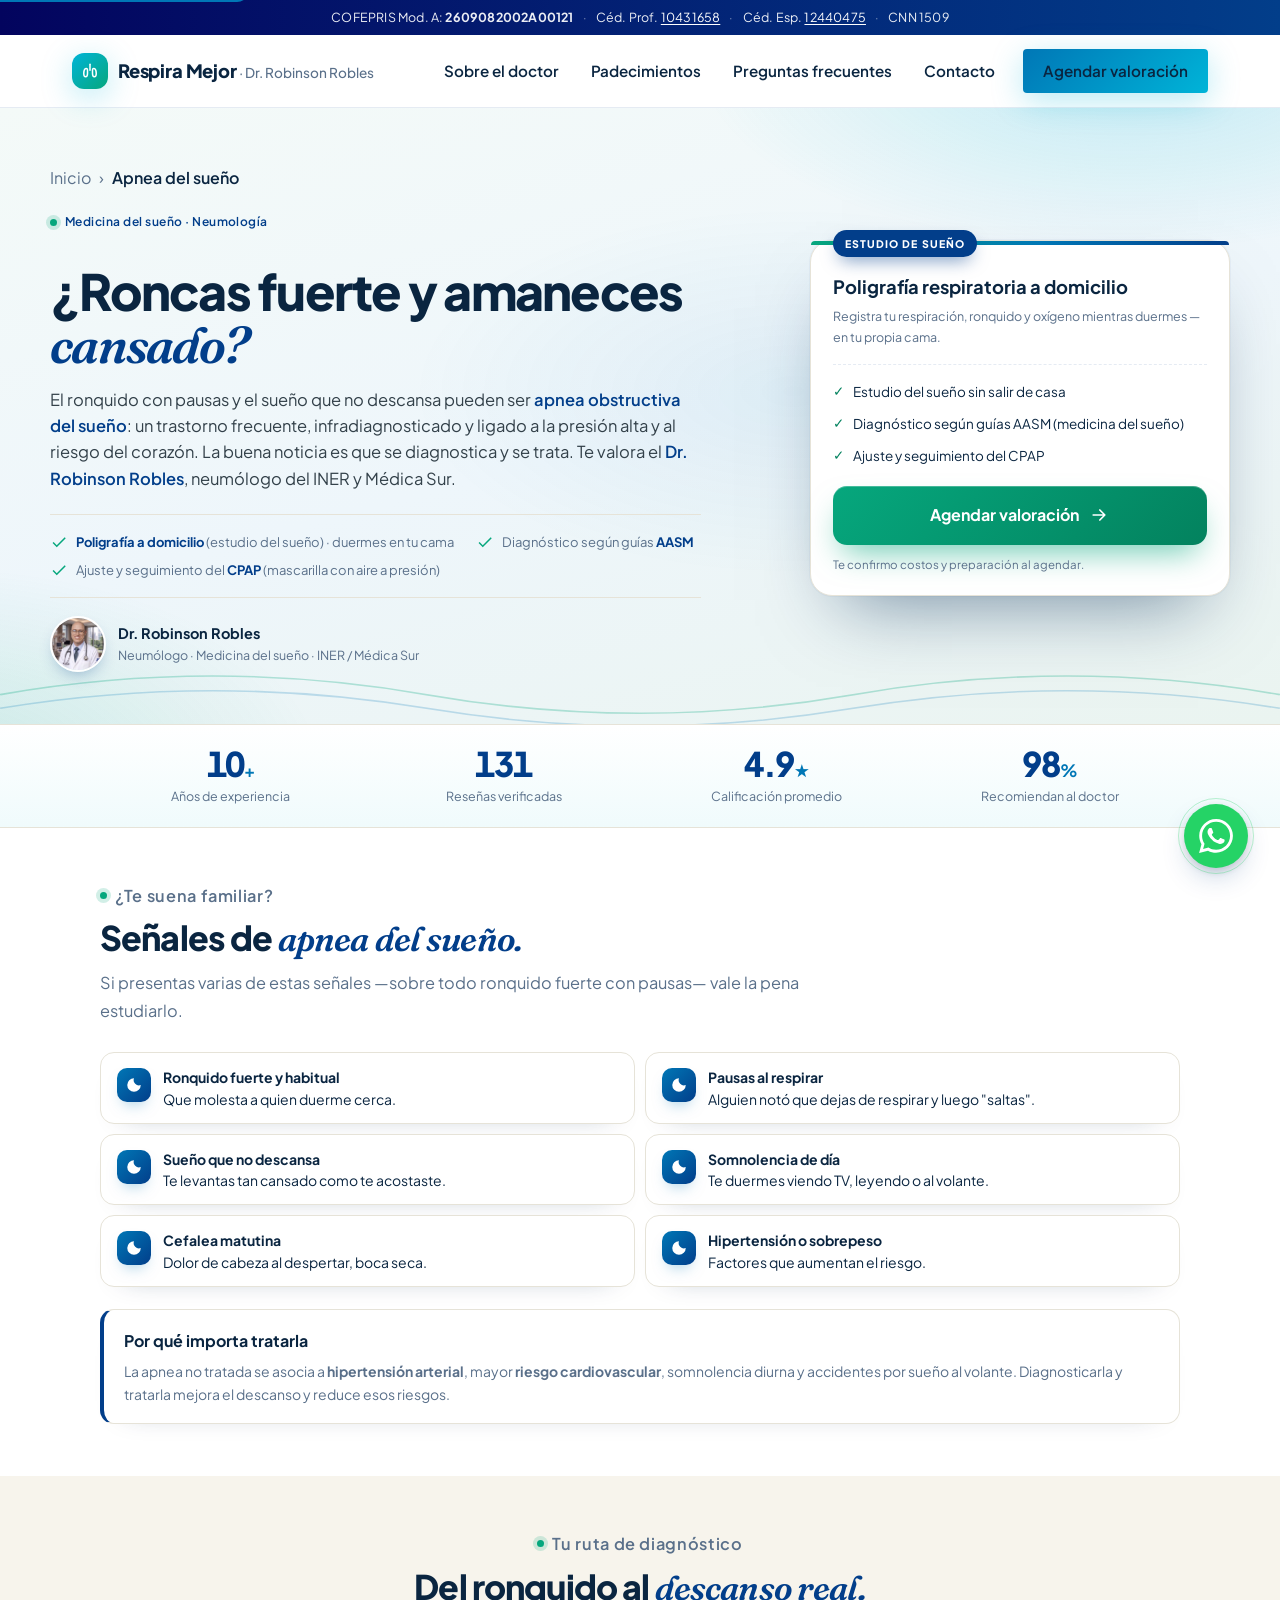
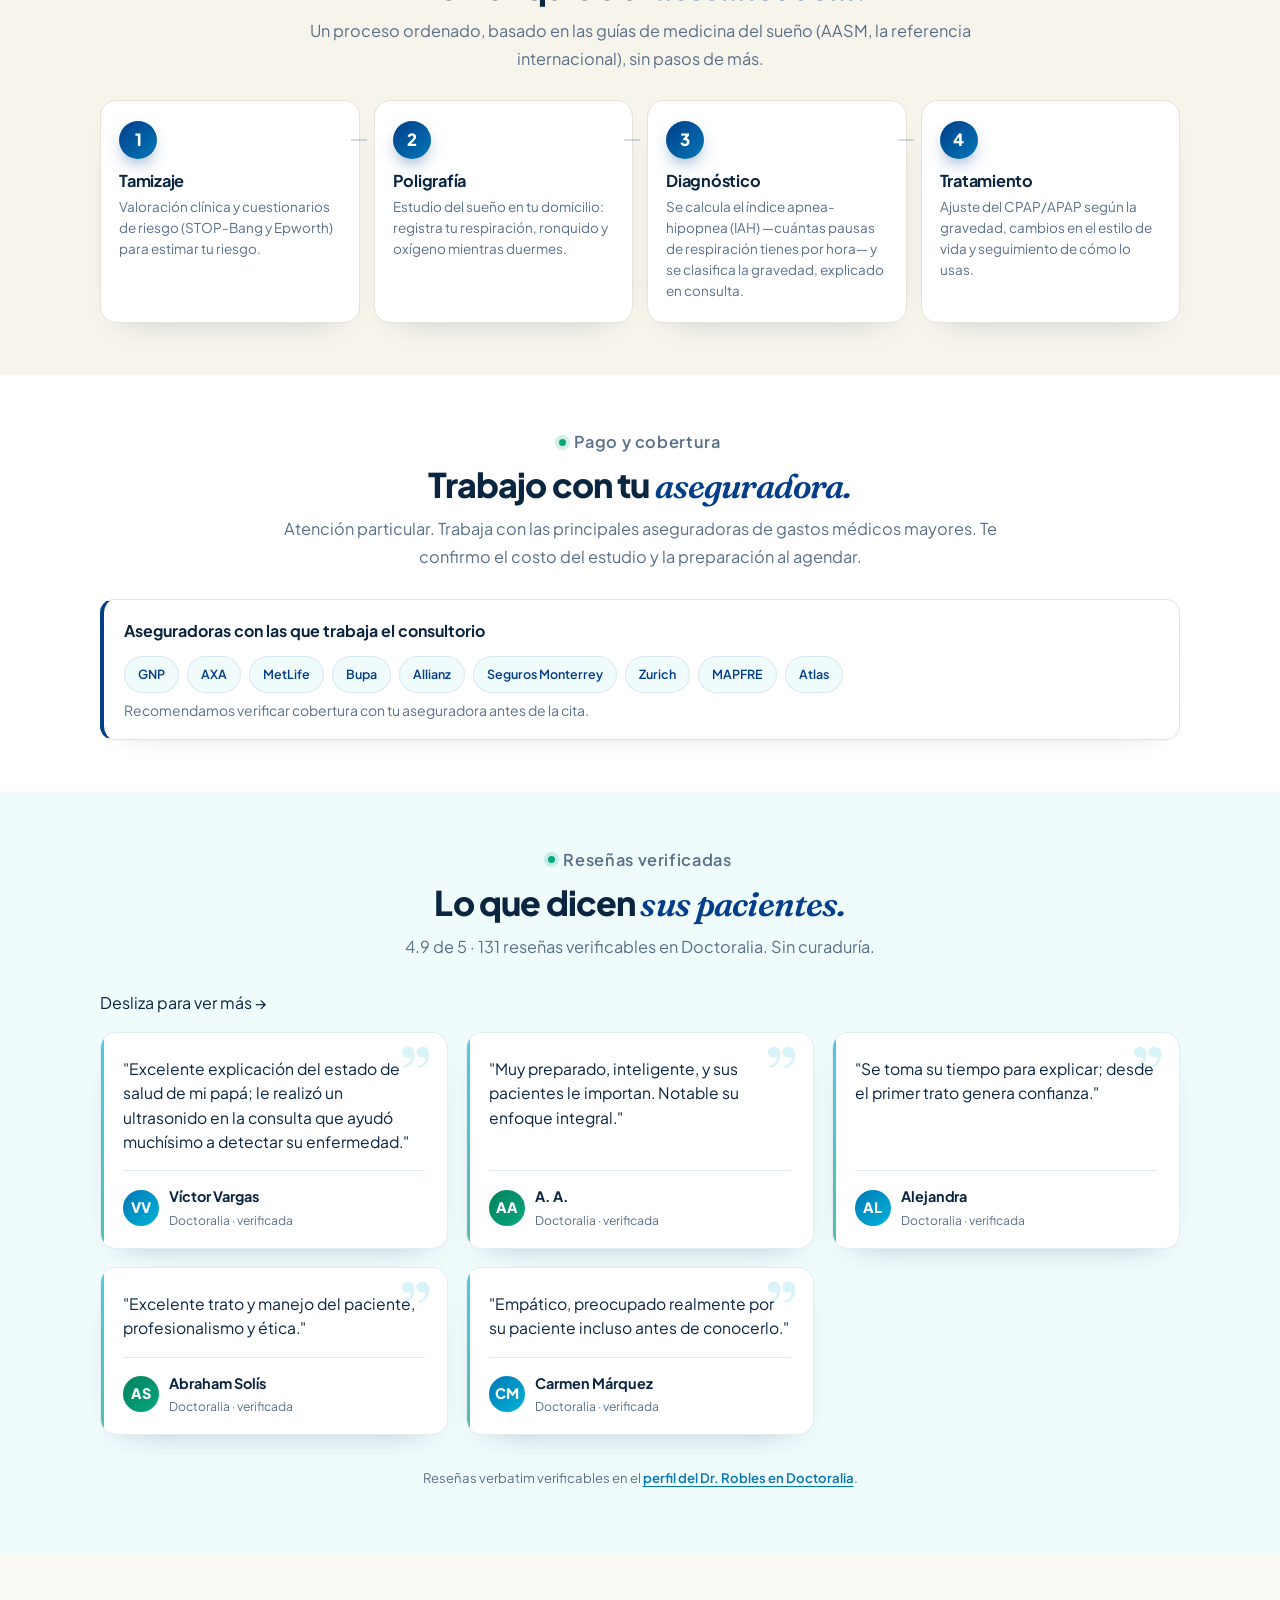
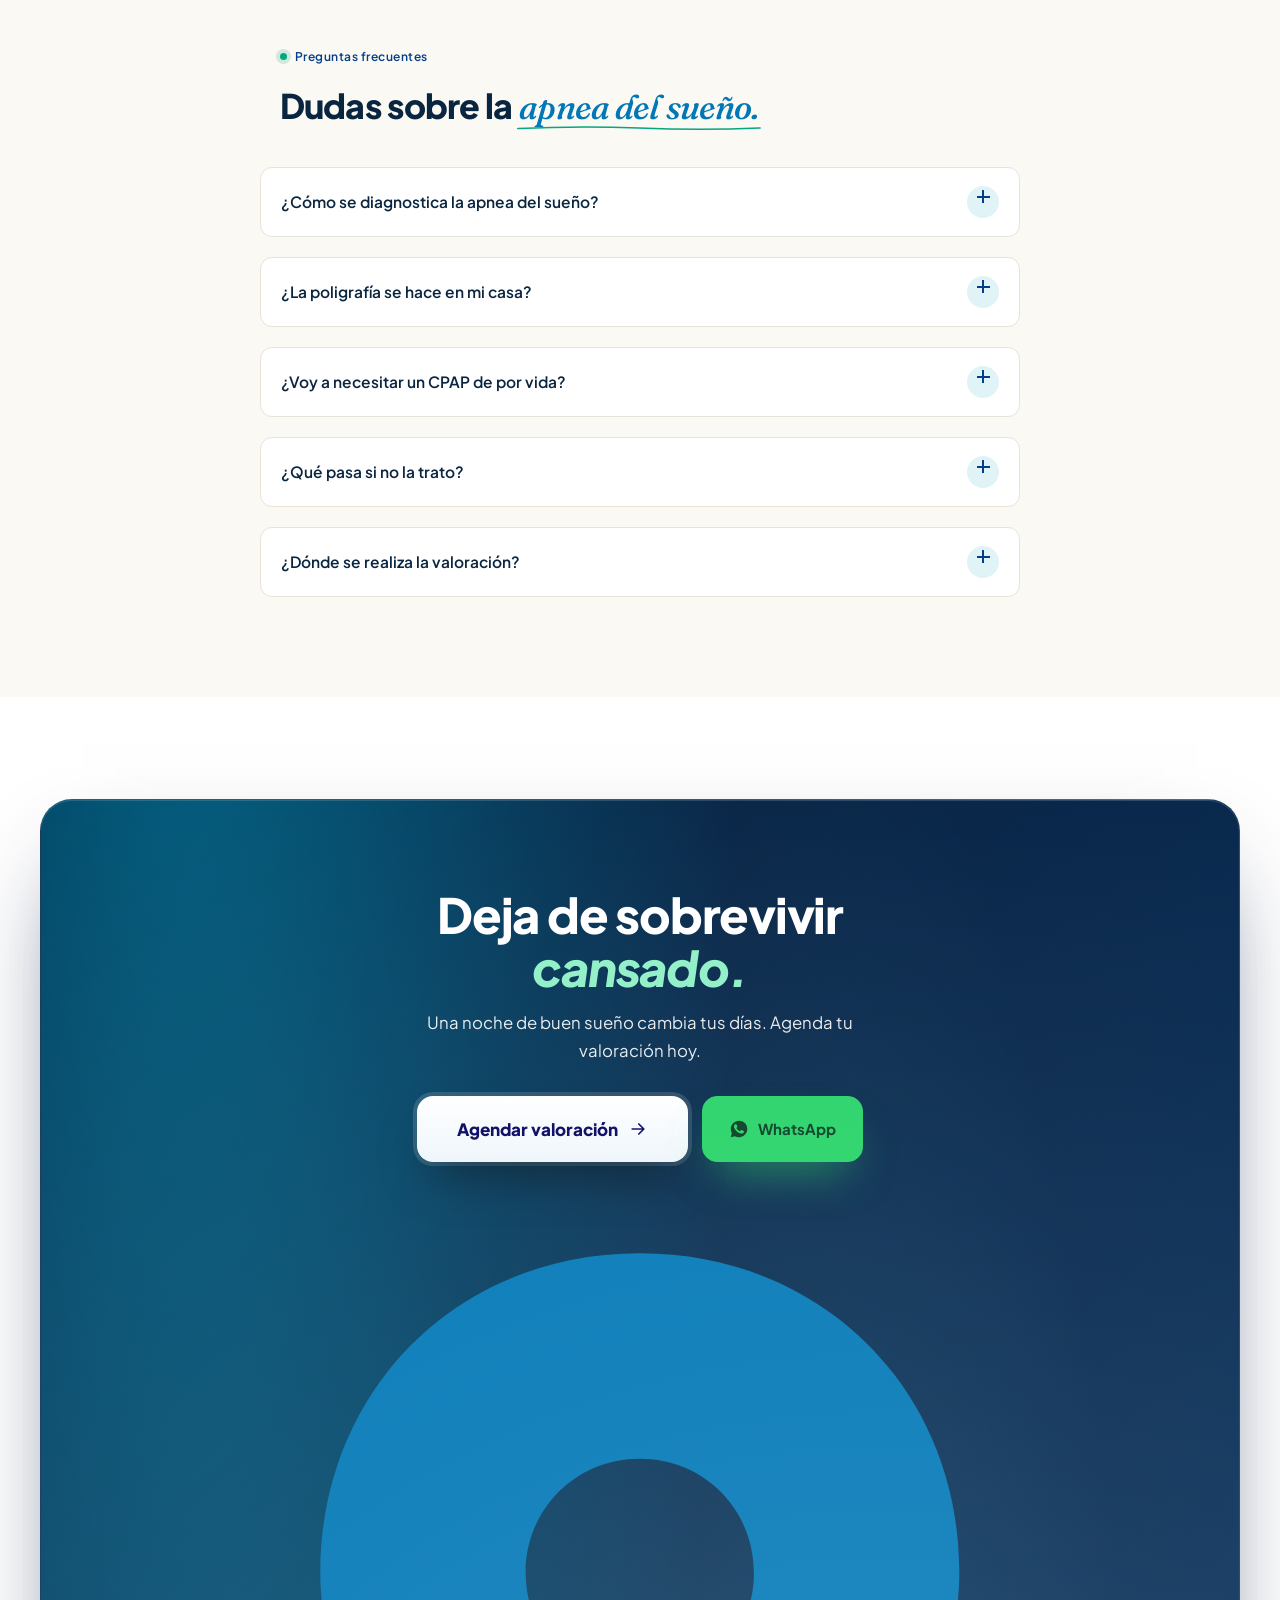
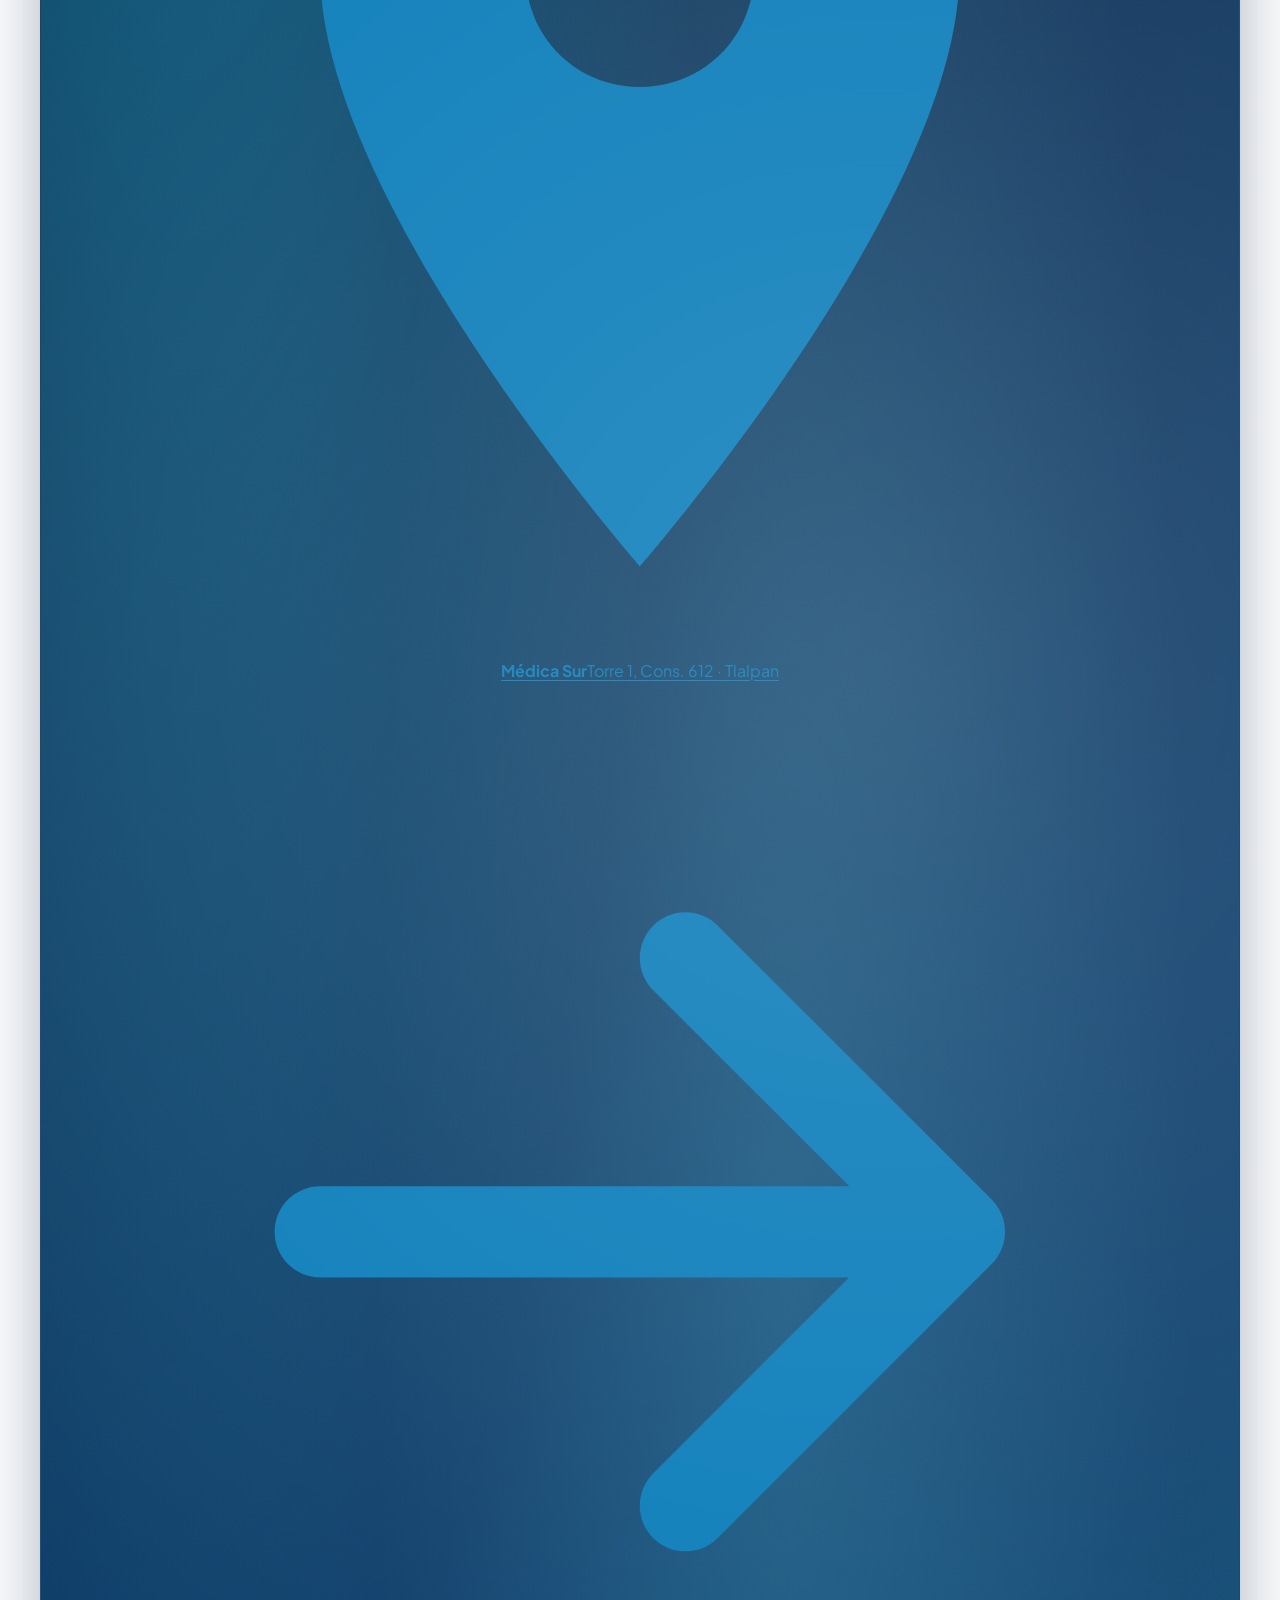
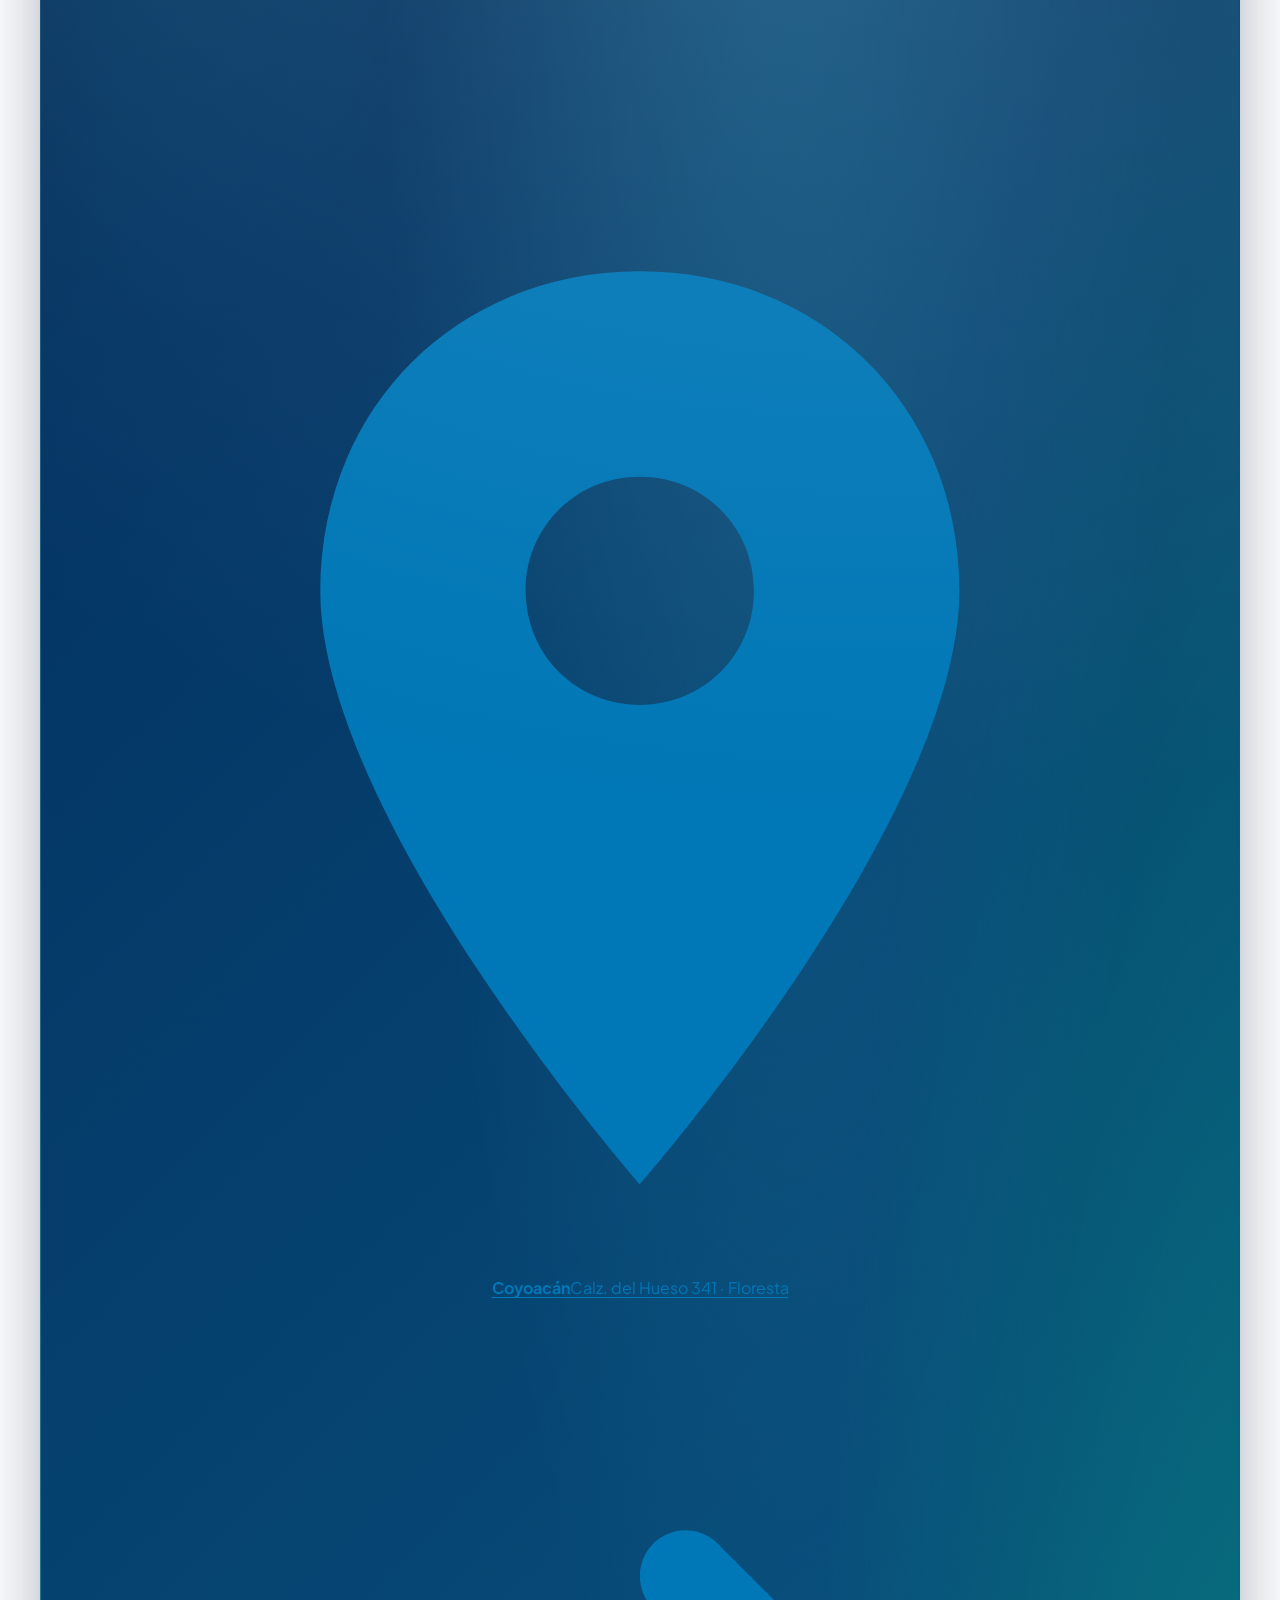
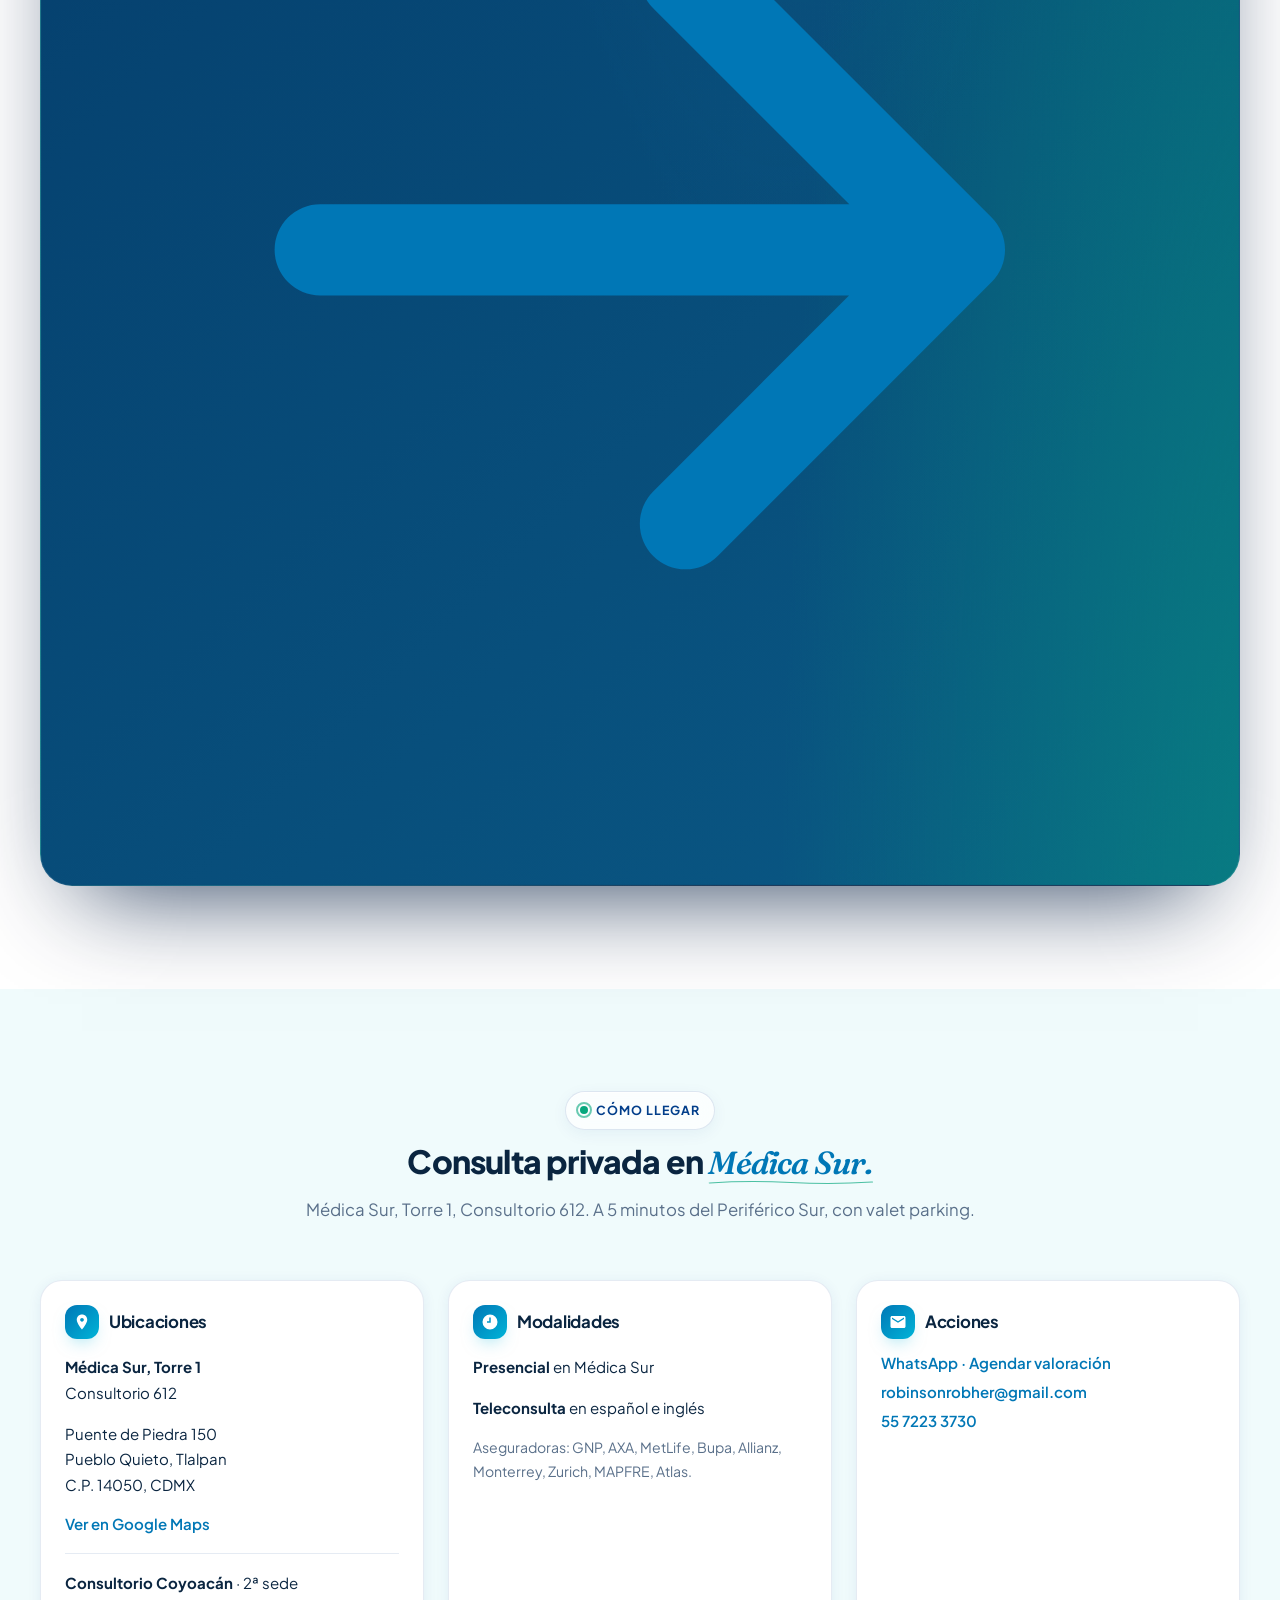
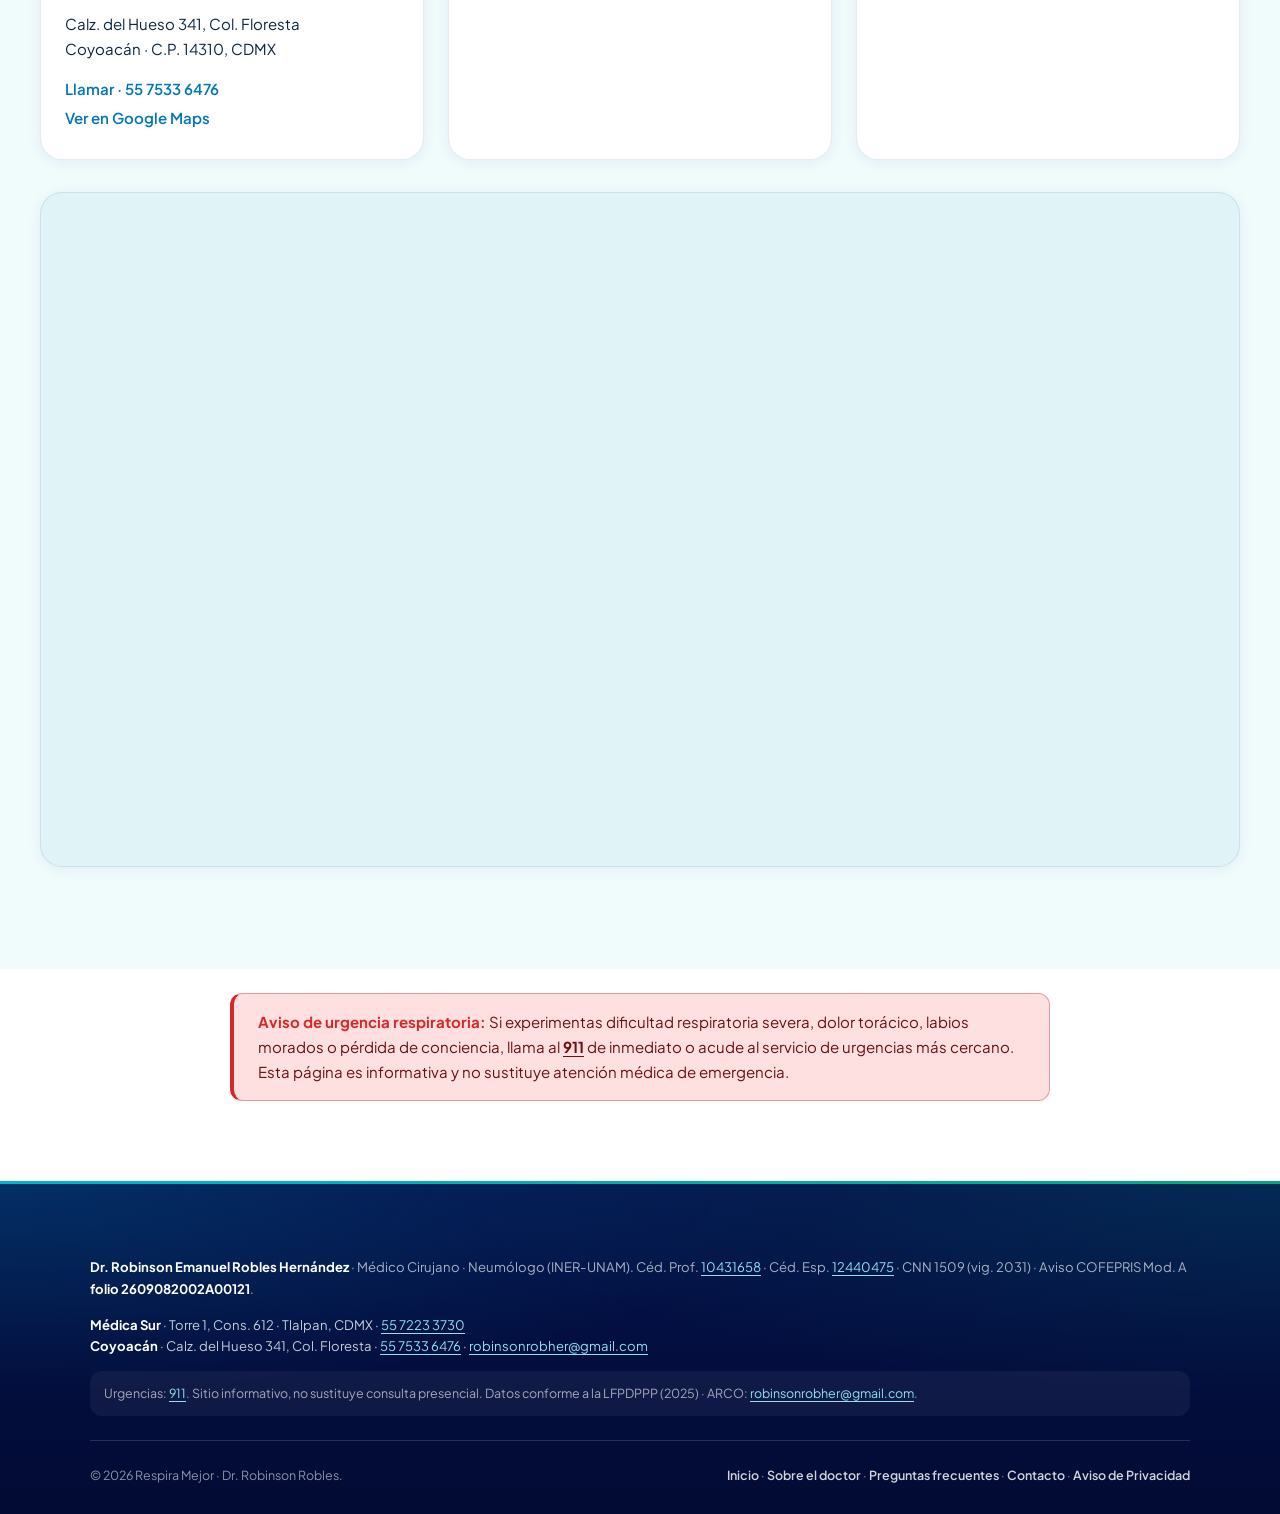
<file: apnea-del-sueno/index.html>
<!DOCTYPE html>
<html lang="es-MX">
<head>
  <meta charset="UTF-8">
  <!-- Google Tag Manager -->
  <script>(function(w,d,s,l,i){w[l]=w[l]||[];w[l].push({'gtm.start':
  new Date().getTime(),event:'gtm.js'});var f=d.getElementsByTagName(s)[0],
  j=d.createElement(s),dl=l!='dataLayer'?'&l='+l:'';j.async=true;j.src=
  'https://www.googletagmanager.com/gtm.js?id='+i+dl;f.parentNode.insertBefore(j,f);
  })(window,document,'script','dataLayer','GTM-M7STX283');</script>
  <!-- End Google Tag Manager -->
  <meta name="viewport" content="width=device-width, initial-scale=1.0, viewport-fit=cover">

  <title>Apnea del Sueño en CDMX | Diagnóstico y CPAP — Dr. Robinson Robles</title>
  <meta name="description" content="¿Roncas y amaneces cansado? Diagnóstico de apnea del sueño en CDMX con poligrafía respiratoria a domicilio y titulación de CPAP. Valoración con el Dr. Robinson Robles, neumólogo del INER y Médica Sur.">
  <meta name="author" content="Dr. Robinson Emanuel Robles Hernández">
  <meta name="robots" content="noindex, follow, max-image-preview:large">
  <meta name="theme-color" content="#023e8a" media="(prefers-color-scheme: light)">
  <meta name="theme-color" content="#03045e" media="(prefers-color-scheme: dark)">
  <meta name="format-detection" content="telephone=yes">

  <meta name="geo.region" content="MX-CMX">
  <meta name="geo.placename" content="Ciudad de México">
  <meta name="geo.position" content="19.292000;-99.173500">
  <meta name="ICBM" content="19.292000, -99.173500">

  <link rel="canonical" href="https://respiramejorcdmx.mx/apnea-del-sueno/">
  <link rel="alternate" hreflang="es-MX" href="https://respiramejorcdmx.mx/apnea-del-sueno/">
  <link rel="alternate" hreflang="x-default" href="https://respiramejorcdmx.mx/apnea-del-sueno/">

  <meta property="og:type" content="website">
  <meta property="og:site_name" content="Respira Mejor">
  <meta property="og:title" content="Apnea del Sueño en CDMX | Diagnóstico y CPAP — Dr. Robinson Robles">
  <meta property="og:description" content="Diagnóstico de apnea del sueño con poligrafía respiratoria a domicilio y titulación de CPAP. Valoración con un neumólogo del INER y Médica Sur.">
  <meta property="og:url" content="https://respiramejorcdmx.mx/apnea-del-sueno/">
  <meta property="og:locale" content="es_MX">
  <meta property="og:image" content="https://respiramejorcdmx.mx/images/og-apnea.jpg">
  <meta property="og:image:type" content="image/jpeg">
  <meta property="og:image:width" content="1200">
  <meta property="og:image:height" content="630">
  <meta property="og:image:alt" content="Diagnóstico de apnea del sueño con el Dr. Robinson Robles, CDMX.">

  <meta name="twitter:card" content="summary_large_image">
  <meta name="twitter:title" content="Apnea del Sueño en CDMX | Diagnóstico y CPAP — Dr. Robinson Robles">
  <meta name="twitter:description" content="Diagnóstico de apnea del sueño con poligrafía respiratoria a domicilio y titulación de CPAP.">
  <meta name="twitter:image" content="https://respiramejorcdmx.mx/images/og-apnea.jpg">

  <link rel="icon" type="image/svg+xml" href="../images/favicon.svg">
  <link rel="apple-touch-icon" href="../images/favicon.svg">
  <link rel="manifest" href="../manifest.webmanifest">

  <link rel="preconnect" href="https://fonts.googleapis.com">
  <link rel="preconnect" href="https://fonts.gstatic.com" crossorigin>

  <script type="application/ld+json">
  {
    "@context": "https://schema.org",
    "@graph": [
      {
        "@type": "MedicalWebPage",
        "@id": "https://respiramejorcdmx.mx/apnea-del-sueno/#webpage",
        "url": "https://respiramejorcdmx.mx/apnea-del-sueno/",
        "name": "Apnea del Sueño en CDMX | Diagnóstico y CPAP — Dr. Robinson Robles",
        "inLanguage": "es-MX",
        "isPartOf": { "@id": "https://respiramejorcdmx.mx/#website" },
        "datePublished": "2026-05-28",
        "dateModified": "2026-05-28",
        "lastReviewed": "2026-05-28",
        "reviewedBy": { "@id": "https://respiramejorcdmx.mx/#physician" },
        "specialty": "https://schema.org/Pulmonary",
        "audience": { "@type": "MedicalAudience", "audienceType": "Patient" },
        "about": { "@type": "MedicalCondition", "name": "Apnea obstructiva del sueño", "alternateName": "SAOS" },
        "mainContentOfPage": { "@type": "WebPageElement", "cssSelector": "main" }
      },
      {
        "@type": "BreadcrumbList",
        "@id": "https://respiramejorcdmx.mx/apnea-del-sueno/#breadcrumb",
        "itemListElement": [
          { "@type": "ListItem", "position": 1, "name": "Inicio", "item": "https://respiramejorcdmx.mx/" },
          { "@type": "ListItem", "position": 2, "name": "Apnea del sueño", "item": "https://respiramejorcdmx.mx/apnea-del-sueno/" }
        ]
      },
      {
        "@type": ["Physician", "Person"],
        "@id": "https://respiramejorcdmx.mx/#physician",
        "name": "Dr. Robinson Emanuel Robles Hernández",
        "alternateName": "Dr. Robinson Robles",
        "honorificPrefix": "Dr.",
        "jobTitle": "Médico Neumólogo · Investigador clínico",
        "image": "https://respiramejorcdmx.mx/images/doctor-portrait.svg",
        "url": "https://respiramejorcdmx.mx/sobre-el-doctor/",
        "telephone": "+525572233730",
        "email": "robinsonrobher@gmail.com",
        "medicalSpecialty": "https://schema.org/Pulmonary",
        "knowsLanguage": ["es-MX", "en"],
        "worksFor": { "@id": "https://respiramejorcdmx.mx/#organization" },
        "hasCredential": [
          { "@type": "EducationalOccupationalCredential", "name": "Cédula Profesional de Médico Cirujano", "credentialCategory": "license", "identifier": "10431658" },
          { "@type": "EducationalOccupationalCredential", "name": "Cédula de Especialidad en Neumología", "credentialCategory": "license", "identifier": "12440475" }
        ],
        "sameAs": [
          "https://www.doctoralia.com.mx/robinson-robles/neumologo/ciudad-de-mexico",
          "https://scholar.google.com/citations?user=r5pw7WwAAAAJ&hl=es",
          "https://orcid.org/0000-0003-3708-7368"
        ]
      },
      {
        "@type": ["MedicalClinic", "MedicalOrganization"],
        "@id": "https://respiramejorcdmx.mx/#organization",
        "name": "Respira Mejor — Consultorio del Dr. Robinson Robles",
        "url": "https://respiramejorcdmx.mx/",
        "telephone": "+525572233730",
        "email": "robinsonrobher@gmail.com",
        "priceRange": "$$",
        "currenciesAccepted": "MXN",
        "medicalSpecialty": "https://schema.org/Pulmonary",
        "address": { "@type": "PostalAddress", "streetAddress": "Puente de Piedra 150, Torre 1, Consultorio 612", "addressLocality": "Tlalpan", "addressRegion": "CDMX", "postalCode": "14050", "addressCountry": "MX" },
        "geo": { "@type": "GeoCoordinates", "latitude": 19.292000, "longitude": -99.173500 },
        "containedInPlace": { "@type": "Hospital", "name": "Hospital Médica Sur", "url": "https://www.medicasur.com.mx/" },
        "aggregateRating": { "@type": "AggregateRating", "bestRating": "5", "worstRating": "1", "ratingValue": "4.9", "ratingCount": 131, "reviewCount": 131 }
      },
      {
        "@type": "FAQPage",
        "@id": "https://respiramejorcdmx.mx/apnea-del-sueno/#faq",
        "mainEntity": [
          { "@type": "Question", "name": "¿Cómo se diagnostica la apnea del sueño?", "acceptedAnswer": { "@type": "Answer", "text": "Se inicia con una valoración clínica y cuestionarios de tamizaje (STOP-Bang, Epworth). El diagnóstico se confirma con una poligrafía respiratoria, que en muchos casos puede realizarse en tu domicilio, o con polisomnografía cuando el caso lo amerita. El resultado se expresa en el índice de apnea-hipopnea (IAH)." } },
          { "@type": "Question", "name": "¿La poligrafía se hace en casa?", "acceptedAnswer": { "@type": "Answer", "text": "En la mayoría de los casos sí: es un estudio domiciliario que registra tu respiración, ronquido y oxigenación mientras duermes en tu propia cama. La polisomnografía en laboratorio se reserva para casos seleccionados." } },
          { "@type": "Question", "name": "¿Qué es el CPAP y necesito uno de por vida?", "acceptedAnswer": { "@type": "Answer", "text": "El CPAP es un dispositivo que mantiene la vía aérea abierta con presión de aire durante el sueño; es el tratamiento de referencia para la apnea moderada a grave. La necesidad y duración dependen de la severidad y de medidas como el control de peso. El plan se individualiza y se ajusta en seguimiento." } },
          { "@type": "Question", "name": "¿Qué riesgos tiene no tratar la apnea?", "acceptedAnswer": { "@type": "Answer", "text": "La apnea del sueño no tratada se asocia a hipertensión arterial, mayor riesgo cardiovascular, somnolencia diurna, accidentes por sueño al volante y deterioro de la calidad de vida. El tratamiento busca reducir esos riesgos." } },
          { "@type": "Question", "name": "¿Dónde se realiza la valoración?", "acceptedAnswer": { "@type": "Answer", "text": "En dos consultorios al sur de la CDMX: Médica Sur (Torre 1, Consultorio 612, Puente de Piedra 150, Tlalpan, C.P. 14050) y Coyoacán (Calz. del Hueso 341, Col. Floresta, C.P. 14310). La poligrafía es un estudio a domicilio; la valoración y el seguimiento son presenciales o por teleconsulta." } }
        ]
      }
    ]
  }
  </script>

  <link rel="stylesheet" href="https://fonts.googleapis.com/css2?family=Fraunces:ital,opsz,wght@1,9..144,500&family=Plus+Jakarta+Sans:wght@400;500;600;700;800&display=swap" media="print" onload="this.media='all'">
  <noscript><link rel="stylesheet" href="https://fonts.googleapis.com/css2?family=Fraunces:ital,opsz,wght@1,9..144,500&family=Plus+Jakarta+Sans:wght@400;500;600;700;800&display=swap"></noscript>

  <link rel="stylesheet" href="../css/tokens.css">
  <link rel="stylesheet" href="../css/site.css">
  <link rel="stylesheet" href="../css/premium.css">
  <link rel="stylesheet" href="../css/signature.css">
  <link rel="stylesheet" href="../css/promo.css">
</head>
<body class="has-sticky-cta theme-sueno">
<!-- Google Tag Manager (noscript) -->
<noscript><iframe src="https://www.googletagmanager.com/ns.html?id=GTM-M7STX283"
height="0" width="0" style="display:none;visibility:hidden"></iframe></noscript>
<!-- End Google Tag Manager (noscript) -->
  <script>document.body.classList.add('js-enabled');</script>

  <a class="skip-link" href="#main">Saltar al contenido principal</a>

  <div class="top-bar-legal" role="region" aria-label="Cumplimiento sanitario">
    <span>COFEPRIS Mod. A: <strong>2609082002A00121</strong></span>
    <span class="sep" aria-hidden="true">·</span>
    <span>Céd. Prof. <a href="https://www.cedulaprofesional.sep.gob.mx/" rel="external noopener">10431658</a></span>
    <span class="sep" aria-hidden="true">·</span>
    <span>Céd. Esp. <a href="https://www.cedulaprofesional.sep.gob.mx/" rel="external noopener">12440475</a></span>
    <span class="sep" aria-hidden="true">·</span>
    <span>CNN 1509</span>
  </div>

  <nav class="navbar" id="mainNav" aria-label="Navegación principal">
    <div class="navbar__container">
      <a href="../index.html" class="navbar__brand" aria-label="Respira Mejor — Inicio">
        <span class="navbar__brand-mark" aria-hidden="true">
          <svg viewBox="0 0 24 24" width="20" height="20" fill="none" stroke="currentColor" stroke-width="1.8" stroke-linecap="round" stroke-linejoin="round"><path d="M12 4v7"/><path d="M9 11c0-1.6-1.3-2.5-2.5-1.8C5 10 4.5 12.5 4.5 15c0 2 .4 4 2.3 4S9 17 9 15Z"/><path d="M15 11c0-1.6 1.3-2.5 2.5-1.8C19 10 19.5 12.5 19.5 15c0 2-.4 4-2.3 4S15 17 15 15Z"/></svg>
        </span>
        <span>Respira Mejor <span class="navbar__brand-suffix">· Dr. Robinson Robles</span></span>
      </a>
      <button class="navbar__toggler" type="button" aria-label="Abrir menú de navegación" aria-expanded="false" aria-controls="navMenu">
        <span class="bar" aria-hidden="true"></span>
        <span class="bar" aria-hidden="true"></span>
        <span class="bar" aria-hidden="true"></span>
      </button>
      <ul class="navbar__menu" id="navMenu">
        <li><a href="../sobre-el-doctor/index.html">Sobre el doctor</a></li>
        <li><a href="../index.html#padecimientos">Padecimientos</a></li>
        <li><a href="../preguntas-frecuentes/index.html">Preguntas frecuentes</a></li>
        <li><a href="../contacto/index.html">Contacto</a></li>
        <li>
          <a class="btn btn--primary btn-pro navbar__cta" data-cta="nav-wa" href="https://wa.me/5215572233730?text=Hola%2C%20vi%20la%20p%C3%A1gina%20de%20apnea%20del%20sue%C3%B1o%20y%20quiero%20agendar%20una%20valoraci%C3%B3n.">
            Agendar valoración
          </a>
        </li>
      </ul>
    </div>
  </nav>

  <a class="whatsapp-float" data-cta="float-wa" href="https://wa.me/5215572233730?text=Hola%2C%20vi%20la%20p%C3%A1gina%20de%20apnea%20del%20sue%C3%B1o%20y%20quiero%20agendar%20una%20valoraci%C3%B3n." aria-label="Agendar valoración por WhatsApp">
    <span class="whatsapp-float__label">Agendar por WhatsApp</span>
    <svg viewBox="0 0 24 24" fill="currentColor" aria-hidden="true"><path d="M.057 24l1.687-6.163c-1.041-1.804-1.588-3.849-1.587-5.946.003-6.556 5.338-11.891 11.893-11.891 3.181.001 6.167 1.24 8.413 3.488 2.245 2.248 3.481 5.236 3.48 8.414-.003 6.557-5.338 11.892-11.893 11.892-1.99-.001-3.951-.5-5.688-1.448l-6.305 1.654zm6.597-3.807c1.676.995 3.276 1.591 5.392 1.592 5.448 0 9.886-4.434 9.889-9.885.002-5.462-4.415-9.89-9.881-9.892-5.452 0-9.887 4.434-9.889 9.884-.001 2.225.651 3.891 1.746 5.634l-.999 3.648 3.742-.981zm11.387-5.464c-.074-.124-.272-.198-.57-.347-.297-.149-1.758-.868-2.031-.967-.272-.099-.47-.149-.669.149-.198.297-.768.967-.941 1.165-.173.198-.347.223-.644.074-.297-.149-1.255-.462-2.39-1.475-.883-.788-1.48-1.761-1.653-2.059-.173-.297-.018-.458.13-.606.134-.133.297-.347.446-.521.151-.172.2-.296.3-.495.099-.198.05-.372-.025-.521-.075-.148-.669-1.611-.916-2.206-.242-.579-.487-.501-.669-.51l-.57-.01c-.198 0-.52.074-.792.372s-1.04 1.016-1.04 2.479 1.065 2.876 1.213 3.074c.149.198 2.095 3.2 5.076 4.487.709.306 1.263.489 1.694.626.712.226 1.36.194 1.872.118.571-.085 1.758-.719 2.006-1.413.247-.694.247-1.289.173-1.413z"/></svg>
  </a>

  <main id="main">

    <!-- ===== HERO promo ===== -->
    <section class="promo-hero" aria-labelledby="promo-title">
      <div class="promo-hero__inner">
        <div class="promo-hero__copy">
          <ol class="promo-bc">
            <li><a href="../index.html">Inicio</a></li>
            <li aria-hidden="true">›</li>
            <li aria-current="page">Apnea del sueño</li>
          </ol>

          <p class="atmen-kicker">Medicina del sueño · Neumología</p>

          <h1 id="promo-title" class="promo-h1">
            ¿Roncas fuerte y amaneces <em>cansado?</em>
          </h1>

          <p class="promo-lede">
            El ronquido con pausas y el sueño que no descansa pueden ser
            <b>apnea obstructiva del sueño</b>: un trastorno frecuente, infradiagnosticado y
            ligado a la presión alta y al riesgo del corazón. La buena noticia es que se
            diagnostica y se trata. Te valora el <b>Dr. Robinson Robles</b>, neumólogo del
            INER y Médica Sur.
          </p>

          <ul class="promo-trust">
            <li><svg viewBox="0 0 24 24" fill="currentColor" aria-hidden="true"><path d="M9 16.17 4.83 12l-1.42 1.41L9 19 21 7l-1.41-1.41z"/></svg> <span><b>Poligrafía a domicilio</b> (estudio del sueño) · duermes en tu cama</span></li>
            <li><svg viewBox="0 0 24 24" fill="currentColor" aria-hidden="true"><path d="M9 16.17 4.83 12l-1.42 1.41L9 19 21 7l-1.41-1.41z"/></svg> <span>Diagnóstico según guías <b>AASM</b></span></li>
            <li><svg viewBox="0 0 24 24" fill="currentColor" aria-hidden="true"><path d="M9 16.17 4.83 12l-1.42 1.41L9 19 21 7l-1.41-1.41z"/></svg> <span>Ajuste y seguimiento del <b>CPAP</b> (mascarilla con aire a presión)</span></li>
          </ul>

          <div class="promo-doctor">
            <img class="promo-doctor__photo" src="../images/dr-robles-landing.jpg" alt="Dr. Robinson Robles, neumólogo y medicina del sueño en Médica Sur" width="96" height="96" loading="lazy" decoding="async">
            <p class="promo-doctor__id"><b>Dr. Robinson Robles</b><span>Neumólogo · Medicina del sueño · INER / Médica Sur</span></p>
          </div>
        </div>

        <aside class="offer-card" aria-label="Estudio de sueño a domicilio">
          <span class="offer-card__tag">Estudio de sueño</span>
          <p class="offer-card__title">Poligrafía respiratoria a domicilio</p>
          <p class="offer-card__note">Registra tu respiración, ronquido y oxígeno mientras duermes —en tu propia cama.</p>

          <ul class="offer-card__list offer-card__list--checks">
            <li>Estudio del sueño sin salir de casa</li>
            <li>Diagnóstico según guías AASM (medicina del sueño)</li>
            <li>Ajuste y seguimiento del CPAP</li>
          </ul>

          <button type="button" class="promo-cta-btn" data-agendar-open aria-haspopup="dialog">
            Agendar valoración
            <svg viewBox="0 0 24 24" fill="none" stroke="currentColor" stroke-width="2" stroke-linecap="round" stroke-linejoin="round" aria-hidden="true"><path d="M5 12h14M13 6l6 6-6 6"/></svg>
          </button>
          <p class="offer-card__fineprint">Te confirmo costos y preparación al agendar.</p>
        </aside>
      </div>
    </section>

    <!-- ===== Métricas de confianza ===== -->
    <section class="promo-stats" aria-label="Trayectoria del Dr. Robinson Robles">
      <div class="promo-stats__inner">
        <div class="promo-stats__cell"><b>10<small>+</small></b><span>Años de experiencia</span></div>
        <div class="promo-stats__cell"><b>131</b><span>Reseñas verificadas</span></div>
        <div class="promo-stats__cell"><b>4.9<small>★</small></b><span>Calificación promedio</span></div>
        <div class="promo-stats__cell"><b>98<small>%</small></b><span>Recomiendan al doctor</span></div>
      </div>
    </section>

    <!-- ===== Síntomas / STOP-Bang ===== -->
    <section class="promo-section" aria-labelledby="sintomas-title">
      <div class="promo-wrap">
        <div class="promo-head">
          <p class="atmen-kicker">¿Te suena familiar?</p>
          <h2 id="sintomas-title">Señales de <em>apnea del sueño.</em></h2>
          <p>Si presentas varias de estas señales —sobre todo ronquido fuerte con pausas— vale la pena estudiarlo.</p>
        </div>

        <div class="symptom-grid">
          <div class="symptom"><span class="symptom__ic" aria-hidden="true"><svg viewBox="0 0 24 24" fill="currentColor"><path d="M12 3a9 9 0 109 9 7 7 0 01-9-9z"/></svg></span><p><b>Ronquido fuerte y habitual</b>Que molesta a quien duerme cerca.</p></div>
          <div class="symptom"><span class="symptom__ic" aria-hidden="true"><svg viewBox="0 0 24 24" fill="currentColor"><path d="M12 3a9 9 0 109 9 7 7 0 01-9-9z"/></svg></span><p><b>Pausas al respirar</b>Alguien notó que dejas de respirar y luego "saltas".</p></div>
          <div class="symptom"><span class="symptom__ic" aria-hidden="true"><svg viewBox="0 0 24 24" fill="currentColor"><path d="M12 3a9 9 0 109 9 7 7 0 01-9-9z"/></svg></span><p><b>Sueño que no descansa</b>Te levantas tan cansado como te acostaste.</p></div>
          <div class="symptom"><span class="symptom__ic" aria-hidden="true"><svg viewBox="0 0 24 24" fill="currentColor"><path d="M12 3a9 9 0 109 9 7 7 0 01-9-9z"/></svg></span><p><b>Somnolencia de día</b>Te duermes viendo TV, leyendo o al volante.</p></div>
          <div class="symptom"><span class="symptom__ic" aria-hidden="true"><svg viewBox="0 0 24 24" fill="currentColor"><path d="M12 3a9 9 0 109 9 7 7 0 01-9-9z"/></svg></span><p><b>Cefalea matutina</b>Dolor de cabeza al despertar, boca seca.</p></div>
          <div class="symptom"><span class="symptom__ic" aria-hidden="true"><svg viewBox="0 0 24 24" fill="currentColor"><path d="M12 3a9 9 0 109 9 7 7 0 01-9-9z"/></svg></span><p><b>Hipertensión o sobrepeso</b>Factores que aumentan el riesgo.</p></div>
        </div>

        <div class="risk-note" style="margin-top:22px;">
          <b>Por qué importa tratarla</b>
          <p>La apnea no tratada se asocia a <strong>hipertensión arterial</strong>, mayor <strong>riesgo cardiovascular</strong>, somnolencia diurna y accidentes por sueño al volante. Diagnosticarla y tratarla mejora el descanso y reduce esos riesgos.</p>
        </div>
      </div>
    </section>

    <!-- ===== Cómo funciona ===== -->
    <section class="promo-section promo-section--warm" aria-labelledby="como-title">
      <div class="promo-wrap">
        <div class="promo-head promo-head--center">
          <p class="atmen-kicker">Tu ruta de diagnóstico</p>
          <h2 id="como-title">Del ronquido al <em>descanso real.</em></h2>
          <p>Un proceso ordenado, basado en las guías de medicina del sueño (AASM, la referencia internacional), sin pasos de más.</p>
        </div>

        <ol class="steps">
          <li class="step"><div class="step__n">1</div><h3>Tamizaje</h3><p>Valoración clínica y cuestionarios de riesgo (STOP-Bang y Epworth) para estimar tu riesgo.</p></li>
          <li class="step"><div class="step__n">2</div><h3>Poligrafía</h3><p>Estudio del sueño en tu domicilio: registra tu respiración, ronquido y oxígeno mientras duermes.</p></li>
          <li class="step"><div class="step__n">3</div><h3>Diagnóstico</h3><p>Se calcula el índice apnea-hipopnea (IAH) —cuántas pausas de respiración tienes por hora— y se clasifica la gravedad, explicado en consulta.</p></li>
          <li class="step"><div class="step__n">4</div><h3>Tratamiento</h3><p>Ajuste del CPAP/APAP según la gravedad, cambios en el estilo de vida y seguimiento de cómo lo usas.</p></li>
        </ol>
      </div>
    </section>

    <!-- ===== Cobertura y aseguradoras ===== -->
    <section class="promo-section" aria-labelledby="precios-title">
      <div class="promo-wrap">
        <div class="promo-head promo-head--center">
          <p class="atmen-kicker">Pago y cobertura</p>
          <h2 id="precios-title">Trabajo con tu <em>aseguradora.</em></h2>
          <p>Atención particular. Trabaja con las principales aseguradoras de gastos médicos mayores. Te confirmo el costo del estudio y la preparación al agendar.</p>
        </div>

        <div class="risk-note" style="margin-top:8px;">
          <b>Aseguradoras con las que trabaja el consultorio</b>
          <div class="insurers">
            <span>GNP</span><span>AXA</span><span>MetLife</span><span>Bupa</span><span>Allianz</span><span>Seguros Monterrey</span><span>Zurich</span><span>MAPFRE</span><span>Atlas</span>
          </div>
          <p>Recomendamos verificar cobertura con tu aseguradora antes de la cita.</p>
        </div>
      </div>
    </section>

    <!-- ===== Reseñas ===== -->
    <section class="promo-section promo-section--cloud" aria-labelledby="resenas-title">
      <div class="promo-wrap">
        <div class="promo-head promo-head--center">
          <p class="atmen-kicker">Reseñas verificadas</p>
          <h2 id="resenas-title">Lo que dicen <em>sus pacientes.</em></h2>
          <p>4.9 de 5 · 131 reseñas verificables en Doctoralia. Sin curaduría.</p>
        </div>

        <p class="t-hint" aria-hidden="true">Desliza para ver más <span>→</span></p>
        <div class="testimonials-grid">
          <figure class="t-card"><span class="t-card__quote-mark" aria-hidden="true">”</span><blockquote class="t-card__quote">"Excelente explicación del estado de salud de mi papá; le realizó un ultrasonido en la consulta que ayudó muchísimo a detectar su enfermedad."</blockquote><figcaption class="t-card__meta"><span class="t-card__avatar" aria-hidden="true">VV</span><div><span class="t-card__name">Víctor Vargas</span><span class="t-card__date">Doctoralia · verificada</span></div></figcaption></figure>
          <figure class="t-card"><span class="t-card__quote-mark" aria-hidden="true">”</span><blockquote class="t-card__quote">"Muy preparado, inteligente, y sus pacientes le importan. Notable su enfoque integral."</blockquote><figcaption class="t-card__meta"><span class="t-card__avatar t-card__avatar--leaf" aria-hidden="true">AA</span><div><span class="t-card__name">A. A.</span><span class="t-card__date">Doctoralia · verificada</span></div></figcaption></figure>
          <figure class="t-card"><span class="t-card__quote-mark" aria-hidden="true">”</span><blockquote class="t-card__quote">"Se toma su tiempo para explicar; desde el primer trato genera confianza."</blockquote><figcaption class="t-card__meta"><span class="t-card__avatar" aria-hidden="true">AL</span><div><span class="t-card__name">Alejandra</span><span class="t-card__date">Doctoralia · verificada</span></div></figcaption></figure>
          <figure class="t-card"><span class="t-card__quote-mark" aria-hidden="true">”</span><blockquote class="t-card__quote">"Excelente trato y manejo del paciente, profesionalismo y ética."</blockquote><figcaption class="t-card__meta"><span class="t-card__avatar t-card__avatar--leaf" aria-hidden="true">AS</span><div><span class="t-card__name">Abraham Solís</span><span class="t-card__date">Doctoralia · verificada</span></div></figcaption></figure>
          <figure class="t-card"><span class="t-card__quote-mark" aria-hidden="true">”</span><blockquote class="t-card__quote">"Empático, preocupado realmente por su paciente incluso antes de conocerlo."</blockquote><figcaption class="t-card__meta"><span class="t-card__avatar" aria-hidden="true">CM</span><div><span class="t-card__name">Carmen Márquez</span><span class="t-card__date">Doctoralia · verificada</span></div></figcaption></figure>
        </div>
        <p class="testimonials-source">Reseñas verbatim verificables en el <a href="https://www.doctoralia.com.mx/robinson-robles/neumologo/ciudad-de-mexico" rel="external noopener">perfil del Dr. Robles en Doctoralia</a>.</p>
      </div>
    </section>

    <!-- ===== FAQ ===== -->
    <section class="faq-accordion" aria-labelledby="faq-title">
      <div class="faq-accordion__head">
        <p class="atmen-kicker">Preguntas frecuentes</p>
        <h2 id="faq-title" class="faq-accordion__h headline">Dudas sobre la <em>apnea del sueño.</em></h2>
      </div>
      <div class="faq-accordion__list" data-faq>
        <details class="faq-item"><summary><span class="faq-q">¿Cómo se diagnostica la apnea del sueño?</span><span class="faq-chev" aria-hidden="true">+</span></summary><div class="faq-a"><p>Con valoración clínica, cuestionarios de tamizaje (STOP-Bang, Epworth) y un estudio de sueño. La <strong>poligrafía respiratoria</strong> suele realizarse en casa; la polisomnografía (estudio más completo en laboratorio) se reserva para casos seleccionados. El resultado se expresa en el índice apnea-hipopnea (IAH): cuántas pausas de respiración tienes por hora.</p></div></details>
        <details class="faq-item"><summary><span class="faq-q">¿La poligrafía se hace en mi casa?</span><span class="faq-chev" aria-hidden="true">+</span></summary><div class="faq-a"><p>En la mayoría de los casos sí. Es un estudio domiciliario que registra tu respiración, ronquido y oxigenación mientras duermes en tu propia cama, lo que suele dar un sueño más representativo.</p></div></details>
        <details class="faq-item"><summary><span class="faq-q">¿Voy a necesitar un CPAP de por vida?</span><span class="faq-chev" aria-hidden="true">+</span></summary><div class="faq-a"><p>El CPAP (mascarilla con aire a presión que mantiene abierta la vía respiratoria al dormir) es el tratamiento de referencia para la apnea moderada a grave. La necesidad y la duración dependen de la gravedad y de medidas como el control de peso. El plan se individualiza y se ajusta en cada seguimiento.</p></div></details>
        <details class="faq-item"><summary><span class="faq-q">¿Qué pasa si no la trato?</span><span class="faq-chev" aria-hidden="true">+</span></summary><div class="faq-a"><p>La apnea no tratada se asocia a hipertensión, mayor riesgo cardiovascular, somnolencia diurna y accidentes por sueño al volante. El tratamiento busca reducir esos riesgos y mejorar tu descanso.</p></div></details>
        <details class="faq-item"><summary><span class="faq-q">¿Dónde se realiza la valoración?</span><span class="faq-chev" aria-hidden="true">+</span></summary><div class="faq-a"><p>En dos consultorios al sur de la CDMX: <b>Médica Sur</b> — Torre 1, Consultorio 612, Puente de Piedra 150, Tlalpan, C.P. 14050 (a 5 min del Periférico Sur, con valet parking); y <b>Coyoacán</b> — Calz. del Hueso 341, Col. Floresta, C.P. 14310. La poligrafía es un estudio a domicilio; la valoración y el seguimiento son presenciales o por teleconsulta.</p></div></details>
      </div>
    </section>

    <!-- ===== CTA ===== -->
    <section class="section">
      <div class="container">
        <div class="cta-aurora reveal-up">
          <h2>Deja de sobrevivir <em>cansado.</em></h2>
          <p>Una noche de buen sueño cambia tus días. Agenda tu valoración hoy.</p>
          <div class="cta-aurora__actions">
            <button type="button" class="cta-aurora__primary" data-cta="final-agenda" data-agendar-open aria-haspopup="dialog">
              Agendar valoración
              <svg viewBox="0 0 24 24" fill="none" stroke="currentColor" stroke-width="2" stroke-linecap="round" stroke-linejoin="round" aria-hidden="true"><path d="M5 12h14M13 6l6 6-6 6"/></svg>
            </button>
            <a class="cta-aurora__wa" href="https://wa.me/5215572233730?text=Hola%2C%20vi%20la%20p%C3%A1gina%20de%20apnea%20del%20sue%C3%B1o%20y%20quiero%20agendar%20una%20valoraci%C3%B3n.">
              <svg viewBox="0 0 24 24" fill="currentColor" aria-hidden="true"><path d="M12.04 2C6.58 2 2.13 6.45 2.13 11.91c0 1.75.46 3.46 1.32 4.97L2 22l5.25-1.38a9.9 9.9 0 0 0 4.79 1.22h.01c5.46 0 9.9-4.45 9.9-9.91 0-2.65-1.03-5.14-2.9-7.01A9.82 9.82 0 0 0 12.04 2Zm5.8 14.04c-.25.7-1.44 1.33-1.99 1.41-.53.08-1.17.11-1.89-.12-.43-.14-.99-.32-1.7-.63-2.99-1.29-4.95-4.3-5.1-4.5-.15-.2-1.22-1.62-1.22-3.1 0-1.48.78-2.2 1.05-2.5.27-.3.59-.37.79-.37.2 0 .39 0 .56.01.18.01.42-.07.66.5.25.59.84 2.04.91 2.19.07.15.12.32.02.52-.1.2-.15.32-.3.5-.15.17-.31.39-.45.52-.15.15-.3.31-.13.6.17.3.76 1.25 1.63 2.02 1.12 1 2.07 1.31 2.36 1.46.3.15.47.12.64-.07.17-.2.74-.86.94-1.16.2-.3.39-.25.66-.15.27.1 1.72.81 2.01.96.3.15.5.22.57.35.07.12.07.72-.18 1.42Z"/></svg>
              WhatsApp
            </a>
          </div>
          <div class="cta-sedes">
            <a class="cta-sede" href="https://www.google.com/maps/search/?api=1&query=Hospital+M%C3%A9dica+Sur+Puente+de+Piedra+150+Tlalpan" target="_blank" rel="external noopener" aria-label="Ver Médica Sur en Google Maps">
              <span class="cta-sede__ic" aria-hidden="true"><svg viewBox="0 0 24 24" fill="currentColor"><path d="M12 2C8 2 5 5 5 9c0 5 7 13 7 13s7-8 7-13c0-4-3-7-7-7zm0 9.5c-1.4 0-2.5-1.1-2.5-2.5S10.6 6.5 12 6.5s2.5 1.1 2.5 2.5S13.4 11.5 12 11.5z"/></svg></span>
              <span class="cta-sede__txt"><b>Médica Sur</b><span>Torre 1, Cons. 612 · Tlalpan</span></span>
              <span class="cta-sede__go" aria-hidden="true"><svg viewBox="0 0 24 24" fill="none" stroke="currentColor" stroke-width="2" stroke-linecap="round" stroke-linejoin="round"><path d="M5 12h14M13 6l6 6-6 6"/></svg></span>
            </a>
            <a class="cta-sede" href="https://www.google.com/maps/search/?api=1&query=Calz.+del+Hueso+341+Col.+Floresta+Coyoac%C3%A1n+CDMX" target="_blank" rel="external noopener" aria-label="Ver consultorio Coyoacán en Google Maps">
              <span class="cta-sede__ic" aria-hidden="true"><svg viewBox="0 0 24 24" fill="currentColor"><path d="M12 2C8 2 5 5 5 9c0 5 7 13 7 13s7-8 7-13c0-4-3-7-7-7zm0 9.5c-1.4 0-2.5-1.1-2.5-2.5S10.6 6.5 12 6.5s2.5 1.1 2.5 2.5S13.4 11.5 12 11.5z"/></svg></span>
              <span class="cta-sede__txt"><b>Coyoacán</b><span>Calz. del Hueso 341 · Floresta</span></span>
              <span class="cta-sede__go" aria-hidden="true"><svg viewBox="0 0 24 24" fill="none" stroke="currentColor" stroke-width="2" stroke-linecap="round" stroke-linejoin="round"><path d="M5 12h14M13 6l6 6-6 6"/></svg></span>
            </a>
          </div>
        </div>
      </div>
    </section>

    <!-- ===== Ubicaciones + mapa (cómo llegar) ===== -->
    <section class="section" id="contacto" style="background: var(--cloud);">
      <div class="container">
        <div class="section-head reveal-up">
          <span class="badge-pill"><span class="pulse" aria-hidden="true"></span>Cómo llegar</span>
          <h2>Consulta privada en <em>Médica Sur.</em></h2>
          <p>Médica Sur, Torre 1, Consultorio 612. A 5 minutos del Periférico Sur, con valet parking.</p>
        </div>

        <div class="contact-grid">
          <div class="contact-card reveal-up">
            <h3><span class="icon" aria-hidden="true"><svg viewBox="0 0 24 24" width="18" height="18" fill="currentColor"><path d="M12 2C8 2 5 5 5 9c0 5 7 13 7 13s7-8 7-13c0-4-3-7-7-7zm0 9.5c-1.4 0-2.5-1.1-2.5-2.5S10.6 6.5 12 6.5s2.5 1.1 2.5 2.5S13.4 11.5 12 11.5z"/></svg></span> Ubicaciones</h3>
            <p><strong>Médica Sur, Torre 1</strong><br>Consultorio 612</p>
            <p>Puente de Piedra 150<br>Pueblo Quieto, Tlalpan<br>C.P. 14050, CDMX</p>
            <a href="https://www.google.com/maps/search/?api=1&query=Hospital+M%C3%A9dica+Sur+Puente+de+Piedra+150+Tlalpan" rel="external noopener">Ver en Google Maps</a>
            <hr style="border:0;border-top:1px solid var(--border);margin:16px 0;">
            <p><strong>Consultorio Coyoacán</strong> · 2ª sede</p>
            <p>Calz. del Hueso 341, Col. Floresta<br>Coyoacán · C.P. 14310, CDMX</p>
            <a href="tel:+525575336476">Llamar · 55 7533 6476</a>
            <a href="https://www.google.com/maps/search/?api=1&query=Calz.+del+Hueso+341+Col.+Floresta+Coyoac%C3%A1n+CDMX" rel="external noopener">Ver en Google Maps</a>
          </div>
          <div class="contact-card reveal-up">
            <h3><span class="icon" aria-hidden="true"><svg viewBox="0 0 24 24" width="18" height="18" fill="currentColor"><path d="M12 2a10 10 0 100 20 10 10 0 000-20zm1 11h-5v-2h3V6h2z"/></svg></span> Modalidades</h3>
            <p><strong>Presencial</strong> en Médica Sur</p>
            <p><strong>Teleconsulta</strong> en español e inglés</p>
            <p class="muted">Aseguradoras: GNP, AXA, MetLife, Bupa, Allianz, Monterrey, Zurich, MAPFRE, Atlas.</p>
          </div>
          <div class="contact-card reveal-up">
            <h3><span class="icon" aria-hidden="true"><svg viewBox="0 0 24 24" width="18" height="18" fill="currentColor"><path d="M20 4H4c-1 0-2 .9-2 2v12c0 1.1.9 2 2 2h16c1.1 0 2-.9 2-2V6c0-1.1-.9-2-2-2zm0 4l-8 5-8-5V6l8 5 8-5z"/></svg></span> Acciones</h3>
            <a href="https://wa.me/5215572233730?text=Hola%2C%20vi%20la%20p%C3%A1gina%20de%20apnea%20del%20sue%C3%B1o%20y%20quiero%20agendar%20una%20valoraci%C3%B3n.">WhatsApp · Agendar valoración</a>
            <a href="mailto:robinsonrobher@gmail.com">robinsonrobher@gmail.com</a>
            <a href="tel:+525572233730">55 7223 3730</a>
          </div>
        </div>

        <div class="map-wrapper reveal-up" style="margin-top: 32px;">
          <iframe title="Ubicación del consultorio en Médica Sur" src="https://www.google.com/maps?q=Hospital+M%C3%A9dica+Sur+Puente+de+Piedra+150+Tlalpan+CDMX&output=embed" loading="lazy" referrerpolicy="no-referrer-when-downgrade"></iframe>
        </div>
      </div>
    </section>

    <!-- ===== Disclaimer urgencia 911 ===== -->
    <div class="container container--narrow">
      <aside class="medical-notice medical-notice--alert" role="note">
        <strong>Aviso de urgencia respiratoria:</strong>
        Si experimentas dificultad respiratoria severa, dolor torácico, labios morados o pérdida de conciencia, llama al
        <a href="tel:911">911</a> de inmediato o acude al servicio de urgencias más cercano. Esta página es informativa y no sustituye atención médica de emergencia.
      </aside>
    </div>

  </main>

  <footer>
    <section class="footer-compliance" aria-label="Información profesional Art. 83 LGS">
      <p class="footer-compliance__legal">
        <strong>Dr. Robinson Emanuel Robles Hernández</strong> · Médico Cirujano · Neumólogo (INER-UNAM).
        Céd. Prof. <a href="https://www.cedulaprofesional.sep.gob.mx/" rel="external noopener">10431658</a> ·
        Céd. Esp. <a href="https://www.cedulaprofesional.sep.gob.mx/" rel="external noopener">12440475</a> ·
        CNN 1509 (vig. 2031) · Aviso COFEPRIS Mod. A <strong>folio 2609082002A00121</strong>.
      </p>
      <p class="address">
        <strong>Médica Sur</strong> · Torre 1, Cons. 612 · Tlalpan, CDMX · <a href="tel:+525572233730">55 7223 3730</a><br>
        <strong>Coyoacán</strong> · Calz. del Hueso 341, Col. Floresta · <a href="tel:+525575336476">55 7533 6476</a> · <a href="mailto:robinsonrobher@gmail.com">robinsonrobher@gmail.com</a>
      </p>
      <p class="disclaimer-emergency">
        Urgencias: <a href="tel:911">911</a>. Sitio informativo, no sustituye consulta presencial. Datos conforme a la LFPDPPP (2025) · ARCO: <a href="mailto:robinsonrobher@gmail.com">robinsonrobher@gmail.com</a>.
      </p>
    </section>
    <p class="footer-meta">
      <span>© 2026 Respira Mejor · Dr. Robinson Robles.</span>
      <span>
        <a href="../index.html">Inicio</a> ·
        <a href="../sobre-el-doctor/index.html">Sobre el doctor</a> ·
        <a href="../preguntas-frecuentes/index.html">Preguntas frecuentes</a> ·
        <a href="../contacto/index.html">Contacto</a> ·
        <a href="../aviso-de-privacidad/index.html">Aviso de Privacidad</a>
      </span>
    </p>
  </footer>

  <!-- Barra CTA sticky (móvil) -->
  <div class="sticky-cta" role="region" aria-label="Agendar valoración">
    <div class="sticky-cta__price"><b>Agenda tu valoración de sueño</b><span>Poligrafía a domicilio · con el Dr. Robinson Robles</span></div>
    <button type="button" class="btn btn--whatsapp" data-agendar-open aria-haspopup="dialog">Agendar</button>
  </div>

  <!-- ===== Modal global: Agendar valoración ===== -->
  <dialog class="ag-modal" id="agendarModal" aria-labelledby="agModalTitle">
    <div class="ag-modal__inner">
      <button type="button" class="ag-modal__close" data-ag-close aria-label="Cerrar ventana de agendar">
        <svg viewBox="0 0 24 24" fill="none" stroke="currentColor" stroke-width="2" stroke-linecap="round" aria-hidden="true"><path d="M18 6 6 18M6 6l12 12"/></svg>
      </button>
      <div class="ag-modal__head">
        <span class="ag-modal__eyebrow">Agenda tu valoración de sueño</span>
        <h2 class="ag-modal__title" id="agModalTitle">Elige cómo prefieres <em>agendar</em></h2>
        <p class="ag-modal__sub">Respondo personalmente y te confirmo fecha, costo y preparación según tu caso.</p>
      </div>
      <div class="ag-modal__grid">
        <a class="ag-opt ag-opt--wa" data-cta="modal-wa" href="https://wa.me/5215572233730?text=Hola%2C%20vi%20la%20p%C3%A1gina%20de%20apnea%20del%20sue%C3%B1o%20y%20quiero%20agendar%20una%20valoraci%C3%B3n.">
          <span class="ag-opt__ic" aria-hidden="true"><svg viewBox="0 0 24 24" fill="currentColor"><path d="M12.04 2C6.58 2 2.13 6.45 2.13 11.91c0 1.75.46 3.46 1.32 4.97L2 22l5.25-1.38a9.9 9.9 0 0 0 4.79 1.22h.01c5.46 0 9.9-4.45 9.9-9.91 0-2.65-1.03-5.14-2.9-7.01A9.82 9.82 0 0 0 12.04 2Zm5.8 14.04c-.25.7-1.44 1.33-1.99 1.41-.53.08-1.17.11-1.89-.12-.43-.14-.99-.32-1.7-.63-2.99-1.29-4.95-4.3-5.1-4.5-.15-.2-1.22-1.62-1.22-3.1 0-1.48.78-2.2 1.05-2.5.27-.3.59-.37.79-.37.2 0 .39 0 .56.01.18.01.42-.07.66.5.25.59.84 2.04.91 2.19.07.15.12.32.02.52-.1.2-.15.32-.3.5-.15.17-.31.39-.45.52-.15.15-.3.31-.13.6.17.3.76 1.25 1.63 2.02 1.12 1 2.07 1.31 2.36 1.46.3.15.47.12.64-.07.17-.2.74-.86.94-1.16.2-.3.39-.25.66-.15.27.1 1.72.81 2.01.96.3.15.5.22.57.35.07.12.07.72-.18 1.42Z"/></svg></span>
          <span class="ag-opt__txt"><b>WhatsApp</b><span>Respuesta en minutos · horario hábil</span></span>
          <span class="ag-opt__arr" aria-hidden="true"><svg viewBox="0 0 24 24" fill="none" stroke="currentColor" stroke-width="2" stroke-linecap="round" stroke-linejoin="round"><path d="M5 12h14M13 6l6 6-6 6"/></svg></span>
        </a>
        <a class="ag-opt ag-opt--cal" data-cta="modal-cal" href="https://cal.com/robinson-emmanuel-robles-hernandez-t5xhzw" target="_blank" rel="noopener">
          <span class="ag-opt__ic" aria-hidden="true"><svg viewBox="0 0 24 24" fill="none" stroke="currentColor" stroke-width="1.8" stroke-linecap="round" stroke-linejoin="round"><rect x="3" y="4" width="18" height="18" rx="2"/><path d="M16 2v4M8 2v4M3 10h18"/><path d="m9 16 2 2 4-4"/></svg></span>
          <span class="ag-opt__txt"><b>Agendar en línea</b><span>Calendario en línea · disponible 24/7</span></span>
          <span class="ag-opt__arr" aria-hidden="true"><svg viewBox="0 0 24 24" fill="none" stroke="currentColor" stroke-width="2" stroke-linecap="round" stroke-linejoin="round"><path d="M5 12h14M13 6l6 6-6 6"/></svg></span>
        </a>
        <a class="ag-opt" data-cta="modal-tel" href="tel:+525572233730">
          <span class="ag-opt__ic" aria-hidden="true"><svg viewBox="0 0 24 24" fill="none" stroke="currentColor" stroke-width="1.8" stroke-linecap="round" stroke-linejoin="round"><path d="M22 16.92v3a2 2 0 0 1-2.18 2 19.79 19.79 0 0 1-8.63-3.07 19.5 19.5 0 0 1-6-6 19.79 19.79 0 0 1-3.07-8.67A2 2 0 0 1 4.11 2h3a2 2 0 0 1 2 1.72c.13.96.36 1.9.7 2.81a2 2 0 0 1-.45 2.11L8.09 9.91a16 16 0 0 0 6 6l1.27-1.27a2 2 0 0 1 2.11-.45c.91.34 1.85.57 2.81.7A2 2 0 0 1 22 16.92Z"/></svg></span>
          <span class="ag-opt__txt"><b>Llamada directa</b><span>Médica Sur · línea consultorio</span></span>
          <span class="ag-opt__arr" aria-hidden="true"><svg viewBox="0 0 24 24" fill="none" stroke="currentColor" stroke-width="2" stroke-linecap="round" stroke-linejoin="round"><path d="M5 12h14M13 6l6 6-6 6"/></svg></span>
        </a>
        <a class="ag-opt" data-cta="modal-email" href="mailto:robinsonrobher@gmail.com?subject=Solicitud%20de%20valoraci%C3%B3n%20-%20Apnea%20del%20sue%C3%B1o">
          <span class="ag-opt__ic" aria-hidden="true"><svg viewBox="0 0 24 24" fill="none" stroke="currentColor" stroke-width="1.8" stroke-linecap="round" stroke-linejoin="round"><rect x="2" y="4" width="20" height="16" rx="2"/><path d="m22 7-10 5L2 7"/></svg></span>
          <span class="ag-opt__txt"><b>Correo electrónico</b><span>Para casos no urgentes</span></span>
          <span class="ag-opt__arr" aria-hidden="true"><svg viewBox="0 0 24 24" fill="none" stroke="currentColor" stroke-width="2" stroke-linecap="round" stroke-linejoin="round"><path d="M5 12h14M13 6l6 6-6 6"/></svg></span>
        </a>
      </div>
      <p class="ag-modal__foot">
        <svg viewBox="0 0 24 24" fill="none" stroke="currentColor" stroke-width="1.7" stroke-linecap="round" stroke-linejoin="round" aria-hidden="true"><path d="M12 22s8-4 8-10V5l-8-3-8 3v7c0 6 8 10 8 10Z"/><path d="m9 12 2 2 4-4"/></svg>
        Urgencias respiratorias: acude a tu hospital más cercano o llama al <a href="tel:911">911</a>.
      </p>
    </div>
  </dialog>

  <script defer src="../js/site-nav.js"></script>
  <script defer src="../js/reveal.js"></script>
  <script defer src="../js/datalayer.js"></script>
  <script defer src="../js/agendar-modal.js"></script>
</body>
</html>
</file>
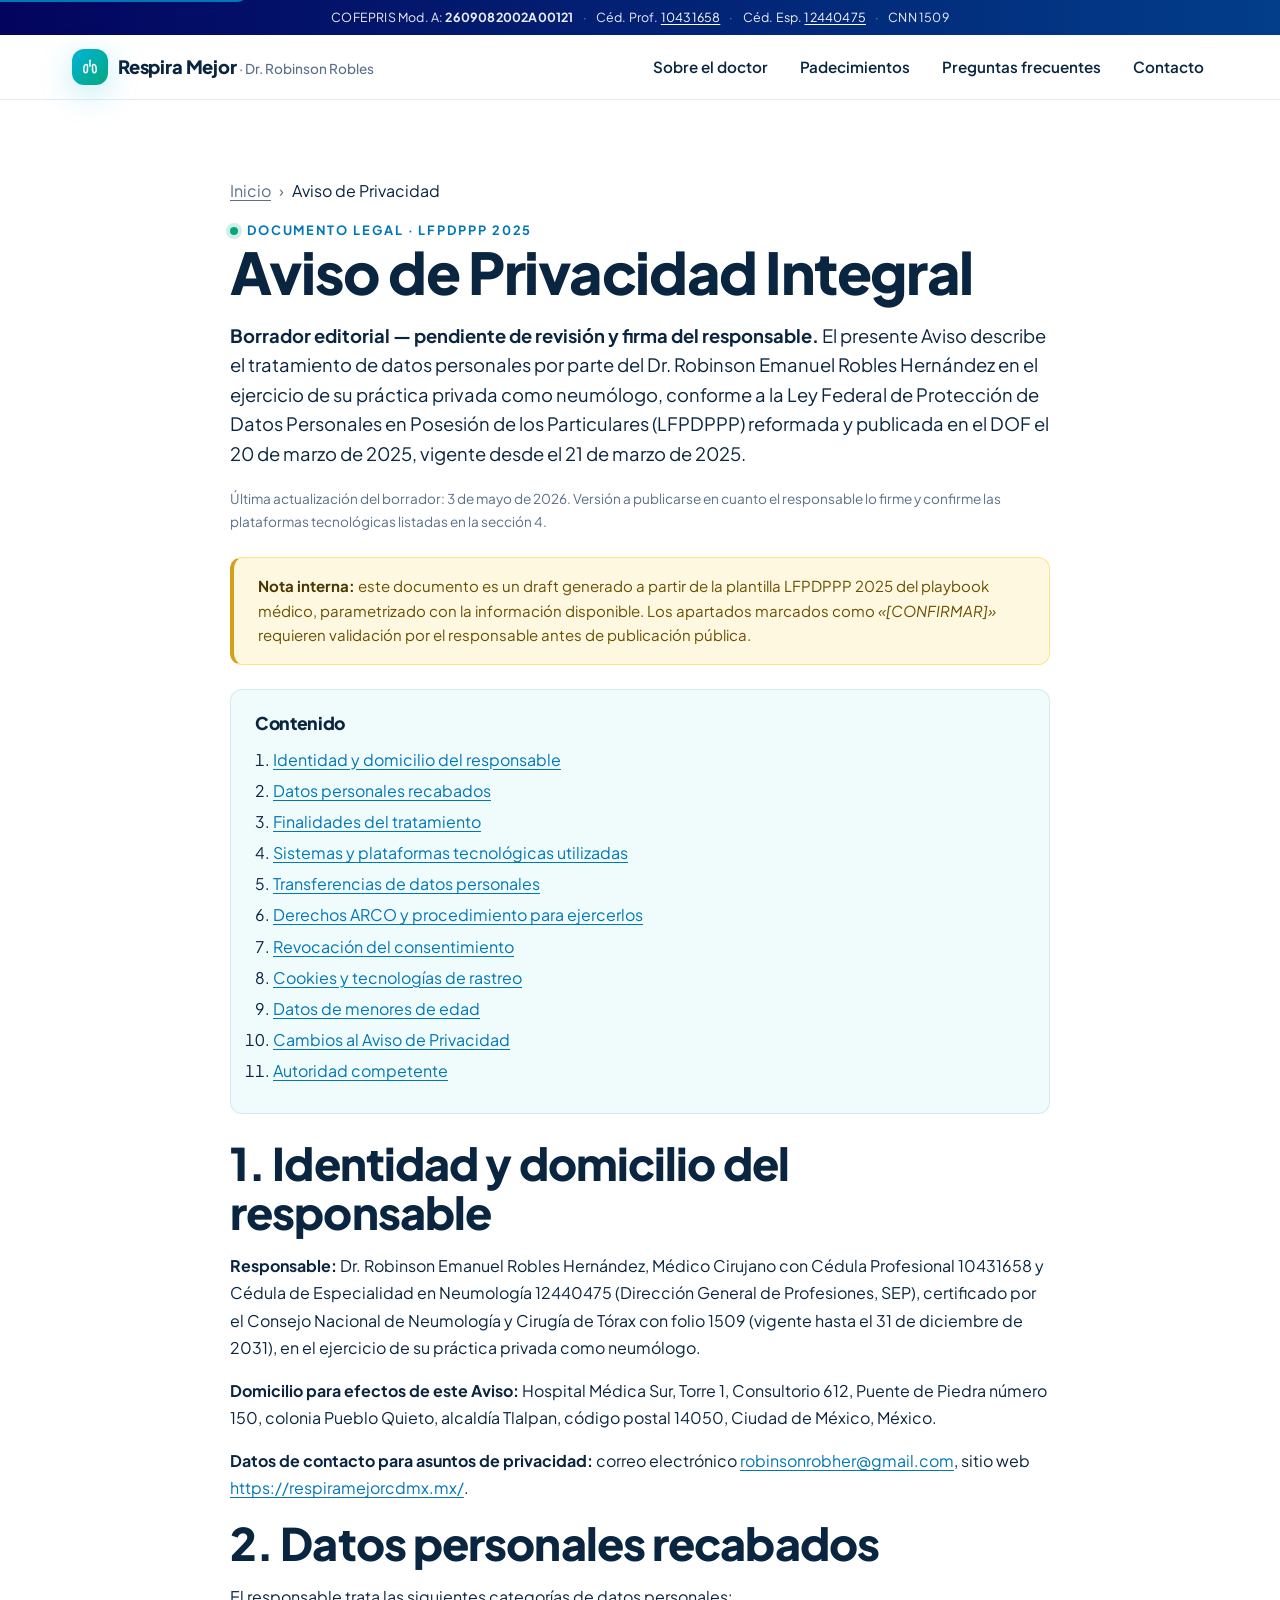
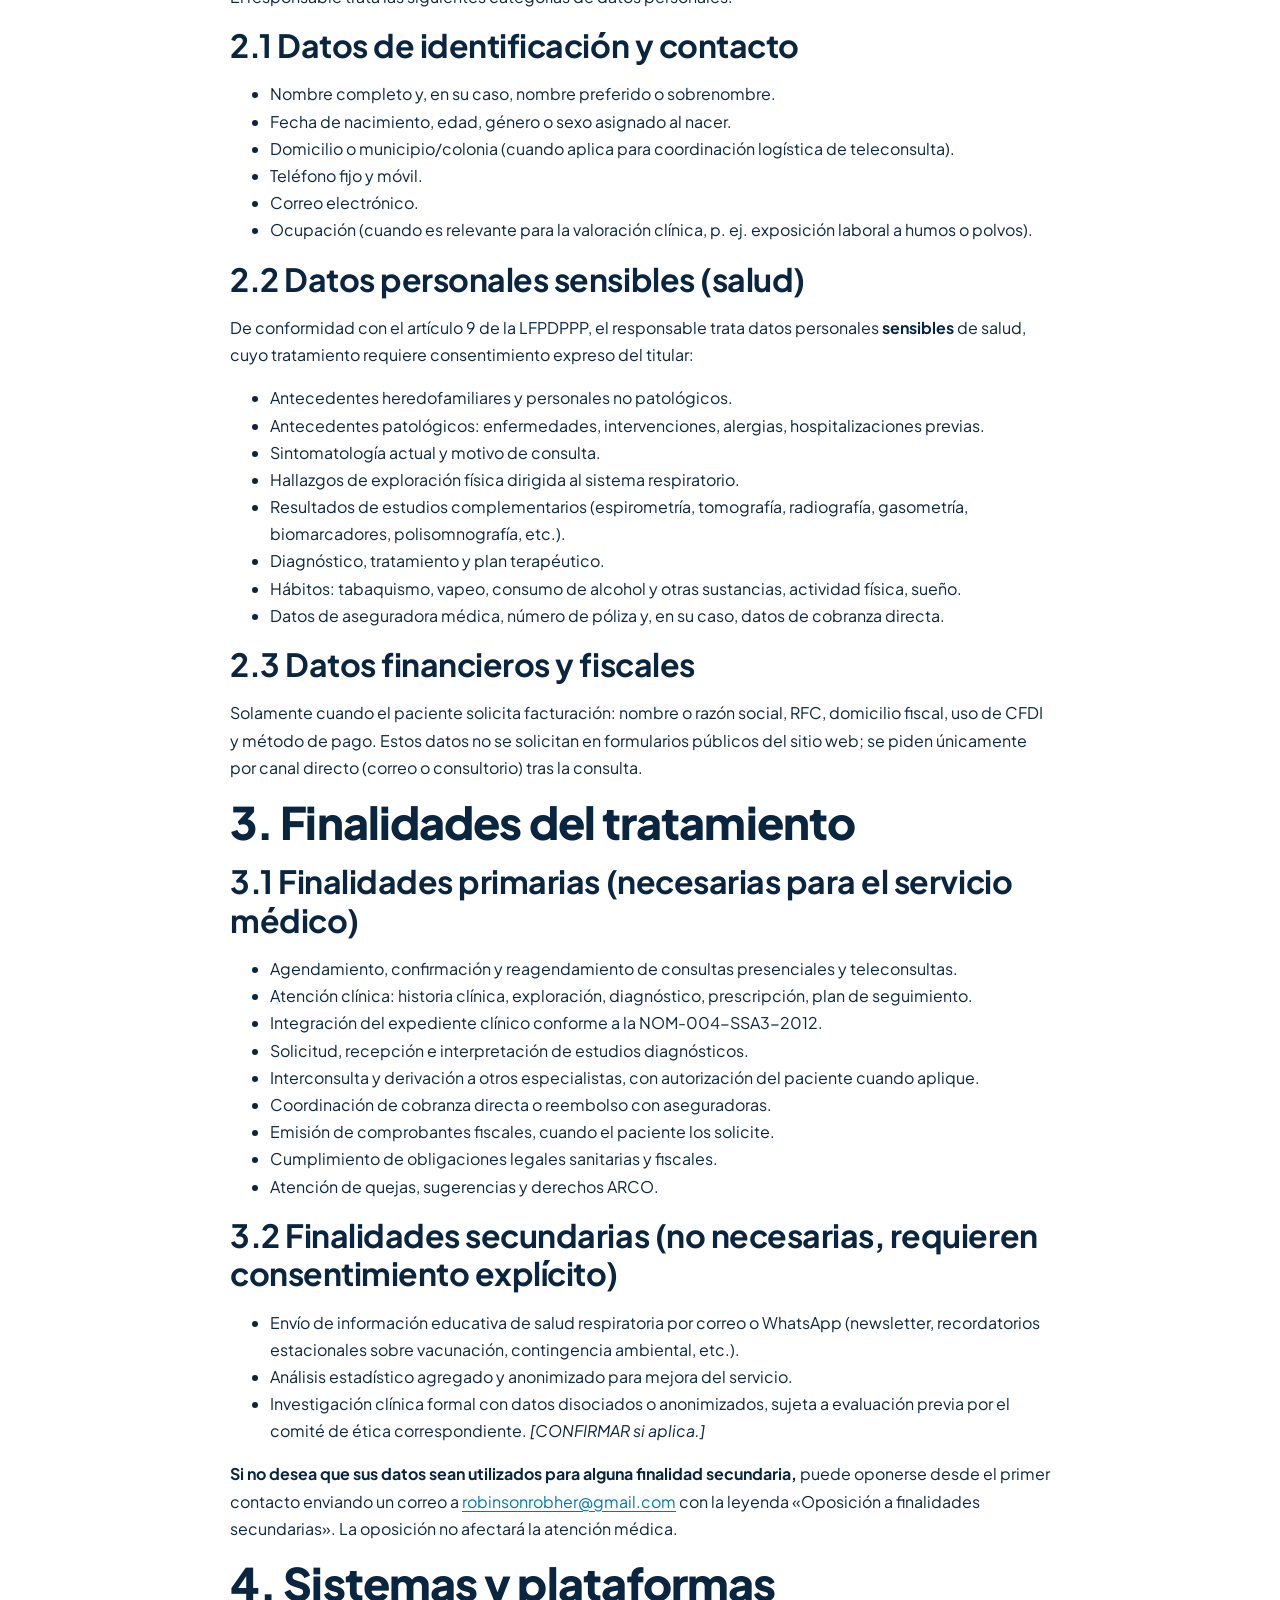
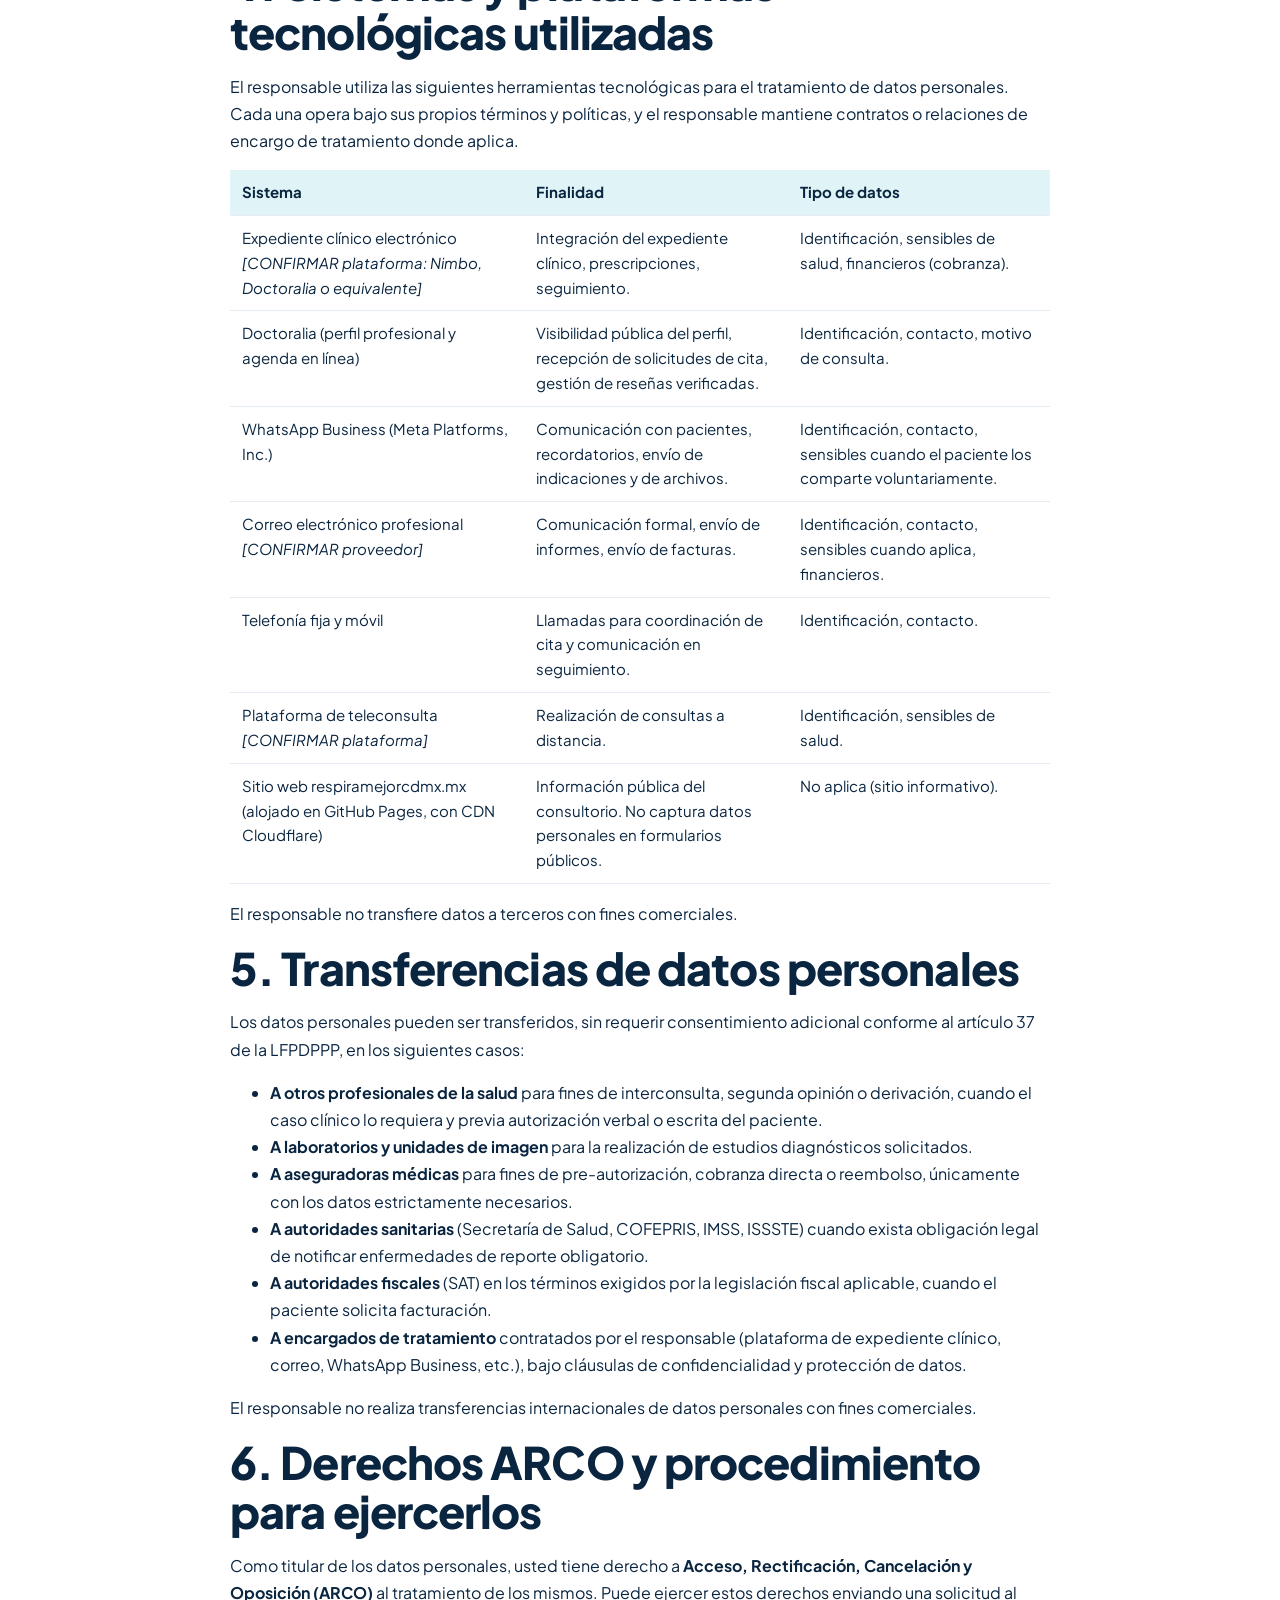
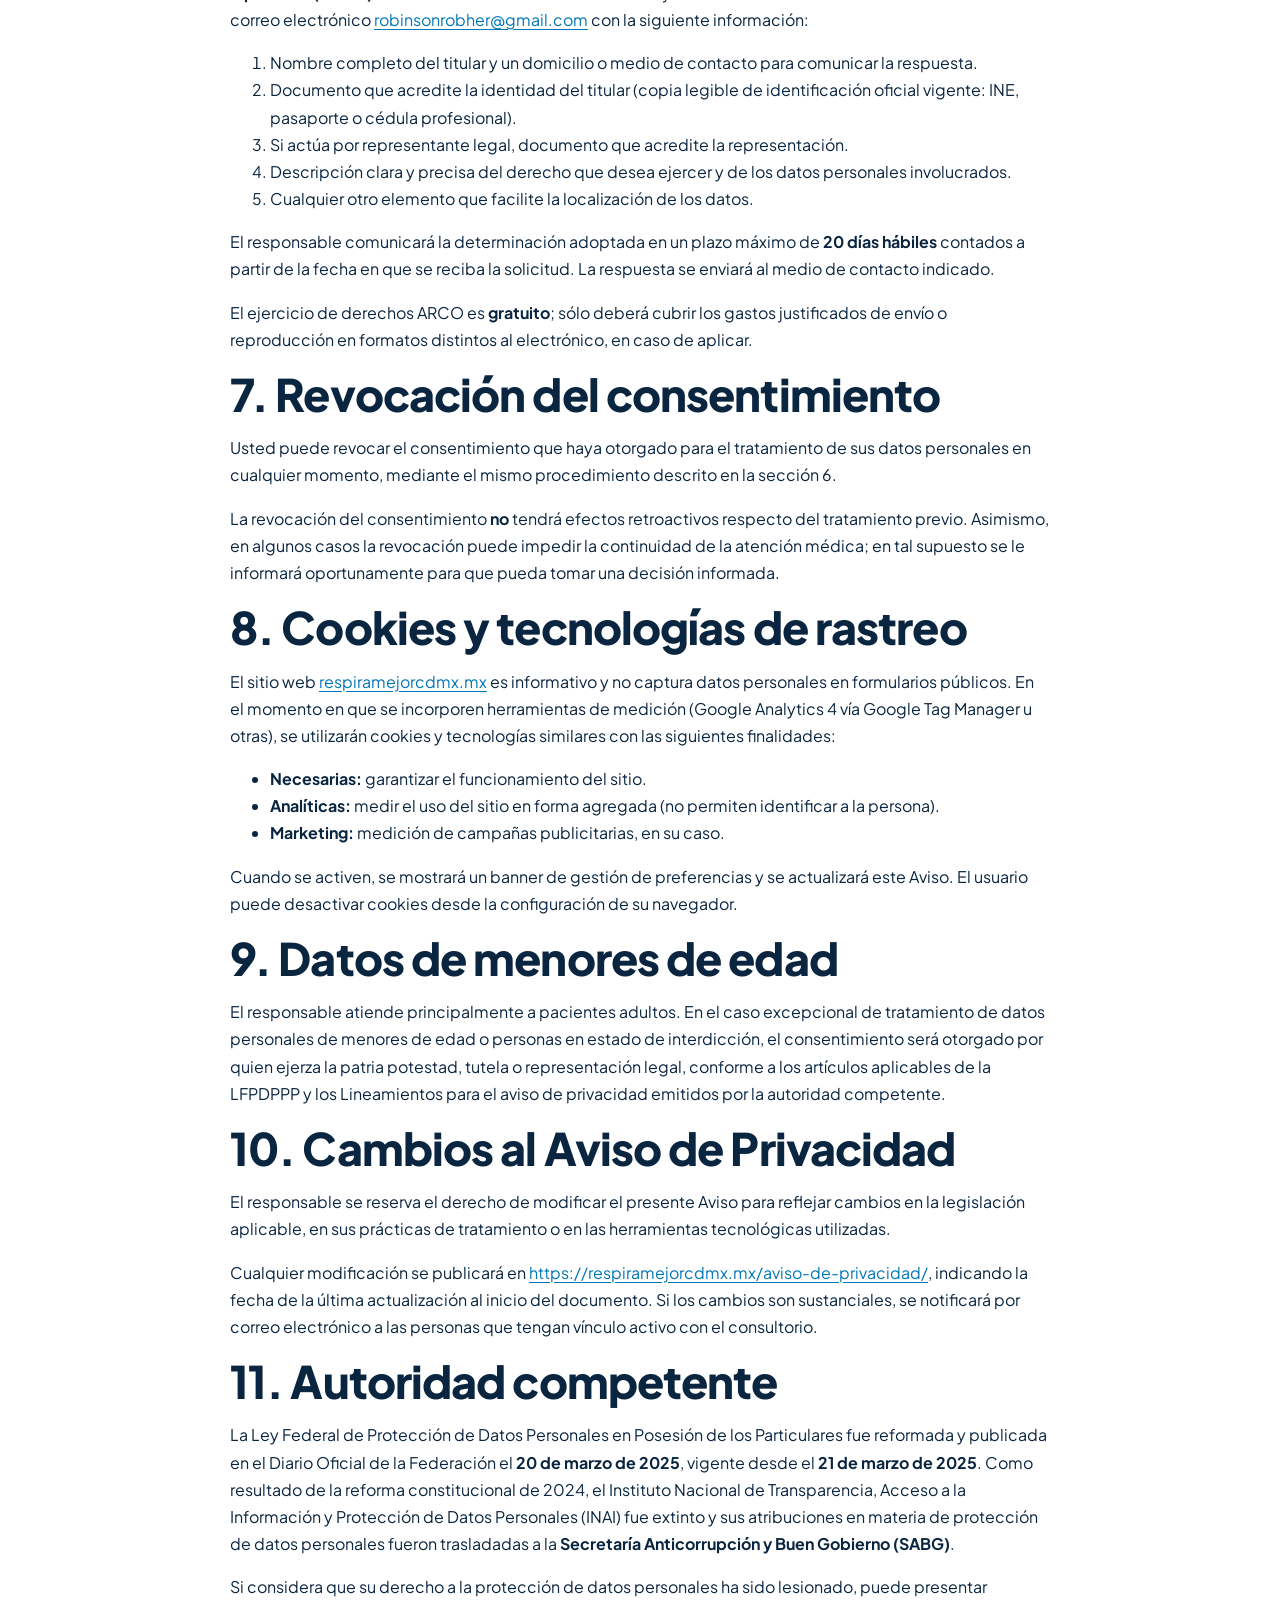
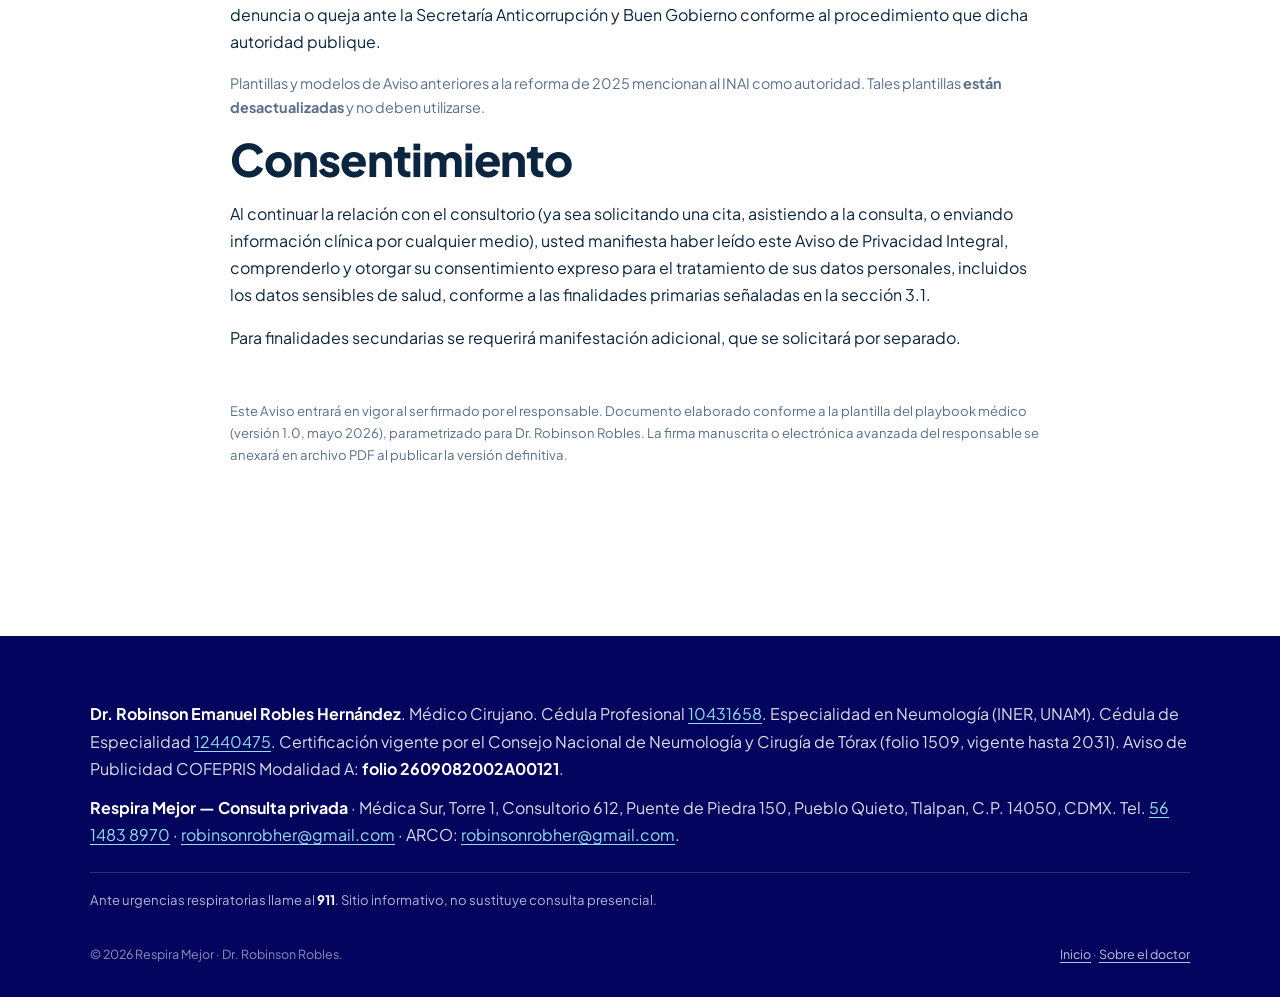
<file: aviso-de-privacidad/index.html>
<!DOCTYPE html>
<html lang="es-MX">
<head>
  <meta charset="UTF-8">
  <!-- Google tag (gtag.js) -->
  <script async src="https://www.googletagmanager.com/gtag/js?id=G-ZT5Y3TRZ6E"></script>
  <script>
    window.dataLayer = window.dataLayer || [];
    function gtag(){dataLayer.push(arguments);}
    gtag('js', new Date());
    gtag('config', 'G-ZT5Y3TRZ6E');
  </script>
  <meta name="viewport" content="width=device-width, initial-scale=1.0, viewport-fit=cover">

  <title>Aviso de Privacidad Integral | Respira Mejor — Dr. Robinson Robles</title>
  <meta name="description" content="Aviso de Privacidad Integral conforme a la LFPDPPP (reforma 2025). Tratamiento de datos personales por el Dr. Robinson Robles, Médica Sur, CDMX.">
  <meta name="robots" content="noindex, follow">
  <meta name="theme-color" content="#0077b6">

  <link rel="canonical" href="https://respiramejorcdmx.mx/aviso-de-privacidad/">

  <link rel="icon" type="image/svg+xml" href="../images/favicon.svg">
  <link rel="apple-touch-icon" href="../images/favicon.svg">

  <link rel="preconnect" href="https://fonts.googleapis.com">
  <link rel="preconnect" href="https://fonts.gstatic.com" crossorigin>
  <link rel="stylesheet" href="https://fonts.googleapis.com/css2?family=Plus+Jakarta+Sans:wght@400;500;600;700;800&display=swap" media="print" onload="this.media='all'">
  <noscript>
    <link rel="stylesheet" href="https://fonts.googleapis.com/css2?family=Plus+Jakarta+Sans:wght@400;500;600;700;800&display=swap">
  </noscript>

  <meta property="og:type" content="website">
  <meta property="og:site_name" content="Respira Mejor">
  <meta property="og:title" content="Aviso de Privacidad | Respira Mejor — Dr. Robinson Robles">
  <meta property="og:description" content="Aviso de Privacidad conforme a la LFPDPPP (reforma 2025). Tratamiento de datos personales del consultorio del Dr. Robinson Robles.">
  <meta property="og:url" content="https://respiramejorcdmx.mx/aviso-de-privacidad/">
  <meta property="og:locale" content="es_MX">

  <script type="application/ld+json">
  {
    "@context": "https://schema.org",
    "@type": "WebPage",
    "name": "Aviso de Privacidad | Respira Mejor — Dr. Robinson Robles",
    "url": "https://respiramejorcdmx.mx/aviso-de-privacidad/",
    "inLanguage": "es-MX",
    "isPartOf": { "@id": "https://respiramejorcdmx.mx/#website" },
    "about": { "@id": "https://respiramejorcdmx.mx/#organization" }
  }
  </script>

  <link rel="stylesheet" href="../css/tokens.css">
  <link rel="stylesheet" href="../css/site.css">
</head>
<body>
  <script>document.body.classList.add('js-enabled');</script>

  <a class="skip-link" href="#main">Saltar al contenido principal</a>

  <div class="top-bar-legal" role="region" aria-label="Cumplimiento sanitario">
    <span>COFEPRIS Mod. A: <strong>2609082002A00121</strong></span>
    <span class="sep" aria-hidden="true">·</span>
    <span>Céd. Prof. <a href="https://www.cedulaprofesional.sep.gob.mx/" rel="external noopener">10431658</a></span>
    <span class="sep" aria-hidden="true">·</span>
    <span>Céd. Esp. <a href="https://www.cedulaprofesional.sep.gob.mx/" rel="external noopener">12440475</a></span>
    <span class="sep" aria-hidden="true">·</span>
    <span>CNN 1509</span>
  </div>

  <nav class="navbar" id="mainNav" aria-label="Navegación principal">
    <div class="navbar__container">
      <a href="../index.html" class="navbar__brand" aria-label="Respira Mejor — Inicio">
        <span class="navbar__brand-mark" aria-hidden="true">
          <svg viewBox="0 0 24 24" width="20" height="20" fill="none" stroke="currentColor" stroke-width="1.8" stroke-linecap="round" stroke-linejoin="round"><path d="M12 4v7"/><path d="M9 11c0-1.6-1.3-2.5-2.5-1.8C5 10 4.5 12.5 4.5 15c0 2 .4 4 2.3 4S9 17 9 15Z"/><path d="M15 11c0-1.6 1.3-2.5 2.5-1.8C19 10 19.5 12.5 19.5 15c0 2-.4 4-2.3 4S15 17 15 15Z"/></svg>
        </span>
        <span>Respira Mejor <span class="navbar__brand-suffix">· Dr. Robinson Robles</span></span>
      </a>
      <button class="navbar__toggler" type="button" aria-label="Abrir menú" aria-expanded="false" aria-controls="navMenu">
        <span class="bar" aria-hidden="true"></span>
        <span class="bar" aria-hidden="true"></span>
        <span class="bar" aria-hidden="true"></span>
      </button>
      <ul class="navbar__menu" id="navMenu">
        <li><a href="../sobre-el-doctor/index.html">Sobre el doctor</a></li>
        <li><a href="../index.html#padecimientos">Padecimientos</a></li>
        <li><a href="../preguntas-frecuentes/index.html">Preguntas frecuentes</a></li>
        <li><a href="../contacto/index.html">Contacto</a></li>
      </ul>
    </div>
  </nav>

  <main id="main" class="legal">
    <section class="section section--tight">
      <div class="container container--narrow">

        <nav aria-label="Breadcrumb" style="margin-bottom: var(--sp-3);">
          <ol style="list-style: none; padding: 0; margin: 0; display: flex; gap: 8px; font-size: .85rem; color: var(--ink-muted);">
            <li><a href="../index.html" style="color: inherit;">Inicio</a></li>
            <li aria-hidden="true">›</li>
            <li><span style="color: var(--ink);">Aviso de Privacidad</span></li>
          </ol>
        </nav>

        <span class="eyebrow"><span class="dot" aria-hidden="true"></span>Documento legal · LFPDPPP 2025</span>
        <h1>Aviso de Privacidad Integral</h1>
        <p class="lead">
          <strong>Borrador editorial — pendiente de revisión y firma del responsable.</strong>
          El presente Aviso describe el tratamiento de datos personales por parte del Dr. Robinson Emanuel Robles Hernández en el ejercicio de su práctica privada como neumólogo, conforme a la Ley Federal de Protección de Datos Personales en Posesión de los Particulares (LFPDPPP) reformada y publicada en el DOF el 20 de marzo de 2025, vigente desde el 21 de marzo de 2025.
        </p>
        <p class="muted" style="font-size: .85rem;">
          Última actualización del borrador: 3 de mayo de 2026. Versión a publicarse en cuanto el responsable lo firme y confirme las plataformas tecnológicas listadas en la sección 4.
        </p>

        <aside class="medical-notice" role="note">
          <strong>Nota interna:</strong> este documento es un draft generado a partir de la plantilla LFPDPPP 2025 del playbook médico, parametrizado con la información disponible. Los apartados marcados como <em>«[CONFIRMAR]»</em> requieren validación por el responsable antes de publicación pública.
        </aside>

        <div class="toc-block">
          <h2>Contenido</h2>
          <ol>
            <li><a href="#s1">Identidad y domicilio del responsable</a></li>
            <li><a href="#s2">Datos personales recabados</a></li>
            <li><a href="#s3">Finalidades del tratamiento</a></li>
            <li><a href="#s4">Sistemas y plataformas tecnológicas utilizadas</a></li>
            <li><a href="#s5">Transferencias de datos personales</a></li>
            <li><a href="#s6">Derechos ARCO y procedimiento para ejercerlos</a></li>
            <li><a href="#s7">Revocación del consentimiento</a></li>
            <li><a href="#s8">Cookies y tecnologías de rastreo</a></li>
            <li><a href="#s9">Datos de menores de edad</a></li>
            <li><a href="#s10">Cambios al Aviso de Privacidad</a></li>
            <li><a href="#s11">Autoridad competente</a></li>
          </ol>
        </div>

        <h2 id="s1">1. Identidad y domicilio del responsable</h2>
        <p>
          <strong>Responsable:</strong> Dr. Robinson Emanuel Robles Hernández, Médico Cirujano con Cédula Profesional 10431658 y Cédula de Especialidad en Neumología 12440475 (Dirección General de Profesiones, SEP), certificado por el Consejo Nacional de Neumología y Cirugía de Tórax con folio 1509 (vigente hasta el 31 de diciembre de 2031), en el ejercicio de su práctica privada como neumólogo.
        </p>
        <p>
          <strong>Domicilio para efectos de este Aviso:</strong> Hospital Médica Sur, Torre 1, Consultorio 612, Puente de Piedra número 150, colonia Pueblo Quieto, alcaldía Tlalpan, código postal 14050, Ciudad de México, México.
        </p>
        <p>
          <strong>Datos de contacto para asuntos de privacidad:</strong> correo electrónico <a href="mailto:robinsonrobher@gmail.com">robinsonrobher@gmail.com</a>, sitio web <a href="https://respiramejorcdmx.mx/">https://respiramejorcdmx.mx/</a>.
        </p>

        <h2 id="s2">2. Datos personales recabados</h2>
        <p>El responsable trata las siguientes categorías de datos personales:</p>
        <h3>2.1 Datos de identificación y contacto</h3>
        <ul>
          <li>Nombre completo y, en su caso, nombre preferido o sobrenombre.</li>
          <li>Fecha de nacimiento, edad, género o sexo asignado al nacer.</li>
          <li>Domicilio o municipio/colonia (cuando aplica para coordinación logística de teleconsulta).</li>
          <li>Teléfono fijo y móvil.</li>
          <li>Correo electrónico.</li>
          <li>Ocupación (cuando es relevante para la valoración clínica, p. ej. exposición laboral a humos o polvos).</li>
        </ul>

        <h3>2.2 Datos personales sensibles (salud)</h3>
        <p>De conformidad con el artículo 9 de la LFPDPPP, el responsable trata datos personales <strong>sensibles</strong> de salud, cuyo tratamiento requiere consentimiento expreso del titular:</p>
        <ul>
          <li>Antecedentes heredofamiliares y personales no patológicos.</li>
          <li>Antecedentes patológicos: enfermedades, intervenciones, alergias, hospitalizaciones previas.</li>
          <li>Sintomatología actual y motivo de consulta.</li>
          <li>Hallazgos de exploración física dirigida al sistema respiratorio.</li>
          <li>Resultados de estudios complementarios (espirometría, tomografía, radiografía, gasometría, biomarcadores, polisomnografía, etc.).</li>
          <li>Diagnóstico, tratamiento y plan terapéutico.</li>
          <li>Hábitos: tabaquismo, vapeo, consumo de alcohol y otras sustancias, actividad física, sueño.</li>
          <li>Datos de aseguradora médica, número de póliza y, en su caso, datos de cobranza directa.</li>
        </ul>

        <h3>2.3 Datos financieros y fiscales</h3>
        <p>Solamente cuando el paciente solicita facturación: nombre o razón social, RFC, domicilio fiscal, uso de CFDI y método de pago. Estos datos no se solicitan en formularios públicos del sitio web; se piden únicamente por canal directo (correo o consultorio) tras la consulta.</p>

        <h2 id="s3">3. Finalidades del tratamiento</h2>
        <h3>3.1 Finalidades primarias (necesarias para el servicio médico)</h3>
        <ul>
          <li>Agendamiento, confirmación y reagendamiento de consultas presenciales y teleconsultas.</li>
          <li>Atención clínica: historia clínica, exploración, diagnóstico, prescripción, plan de seguimiento.</li>
          <li>Integración del expediente clínico conforme a la NOM-004-SSA3-2012.</li>
          <li>Solicitud, recepción e interpretación de estudios diagnósticos.</li>
          <li>Interconsulta y derivación a otros especialistas, con autorización del paciente cuando aplique.</li>
          <li>Coordinación de cobranza directa o reembolso con aseguradoras.</li>
          <li>Emisión de comprobantes fiscales, cuando el paciente los solicite.</li>
          <li>Cumplimiento de obligaciones legales sanitarias y fiscales.</li>
          <li>Atención de quejas, sugerencias y derechos ARCO.</li>
        </ul>

        <h3>3.2 Finalidades secundarias (no necesarias, requieren consentimiento explícito)</h3>
        <ul>
          <li>Envío de información educativa de salud respiratoria por correo o WhatsApp (newsletter, recordatorios estacionales sobre vacunación, contingencia ambiental, etc.).</li>
          <li>Análisis estadístico agregado y anonimizado para mejora del servicio.</li>
          <li>Investigación clínica formal con datos disociados o anonimizados, sujeta a evaluación previa por el comité de ética correspondiente. <em>[CONFIRMAR si aplica.]</em></li>
        </ul>
        <p>
          <strong>Si no desea que sus datos sean utilizados para alguna finalidad secundaria,</strong> puede oponerse desde el primer contacto enviando un correo a <a href="mailto:robinsonrobher@gmail.com">robinsonrobher@gmail.com</a> con la leyenda «Oposición a finalidades secundarias». La oposición no afectará la atención médica.
        </p>

        <h2 id="s4">4. Sistemas y plataformas tecnológicas utilizadas</h2>
        <p>El responsable utiliza las siguientes herramientas tecnológicas para el tratamiento de datos personales. Cada una opera bajo sus propios términos y políticas, y el responsable mantiene contratos o relaciones de encargo de tratamiento donde aplica.</p>

        <table>
          <thead>
            <tr><th>Sistema</th><th>Finalidad</th><th>Tipo de datos</th></tr>
          </thead>
          <tbody>
            <tr>
              <td>Expediente clínico electrónico <em>[CONFIRMAR plataforma: Nimbo, Doctoralia o equivalente]</em></td>
              <td>Integración del expediente clínico, prescripciones, seguimiento.</td>
              <td>Identificación, sensibles de salud, financieros (cobranza).</td>
            </tr>
            <tr>
              <td>Doctoralia (perfil profesional y agenda en línea)</td>
              <td>Visibilidad pública del perfil, recepción de solicitudes de cita, gestión de reseñas verificadas.</td>
              <td>Identificación, contacto, motivo de consulta.</td>
            </tr>
            <tr>
              <td>WhatsApp Business (Meta Platforms, Inc.)</td>
              <td>Comunicación con pacientes, recordatorios, envío de indicaciones y de archivos.</td>
              <td>Identificación, contacto, sensibles cuando el paciente los comparte voluntariamente.</td>
            </tr>
            <tr>
              <td>Correo electrónico profesional <em>[CONFIRMAR proveedor]</em></td>
              <td>Comunicación formal, envío de informes, envío de facturas.</td>
              <td>Identificación, contacto, sensibles cuando aplica, financieros.</td>
            </tr>
            <tr>
              <td>Telefonía fija y móvil</td>
              <td>Llamadas para coordinación de cita y comunicación en seguimiento.</td>
              <td>Identificación, contacto.</td>
            </tr>
            <tr>
              <td>Plataforma de teleconsulta <em>[CONFIRMAR plataforma]</em></td>
              <td>Realización de consultas a distancia.</td>
              <td>Identificación, sensibles de salud.</td>
            </tr>
            <tr>
              <td>Sitio web respiramejorcdmx.mx (alojado en GitHub Pages, con CDN Cloudflare)</td>
              <td>Información pública del consultorio. No captura datos personales en formularios públicos.</td>
              <td>No aplica (sitio informativo).</td>
            </tr>
          </tbody>
        </table>

        <p>El responsable no transfiere datos a terceros con fines comerciales.</p>

        <h2 id="s5">5. Transferencias de datos personales</h2>
        <p>Los datos personales pueden ser transferidos, sin requerir consentimiento adicional conforme al artículo 37 de la LFPDPPP, en los siguientes casos:</p>
        <ul>
          <li><strong>A otros profesionales de la salud</strong> para fines de interconsulta, segunda opinión o derivación, cuando el caso clínico lo requiera y previa autorización verbal o escrita del paciente.</li>
          <li><strong>A laboratorios y unidades de imagen</strong> para la realización de estudios diagnósticos solicitados.</li>
          <li><strong>A aseguradoras médicas</strong> para fines de pre-autorización, cobranza directa o reembolso, únicamente con los datos estrictamente necesarios.</li>
          <li><strong>A autoridades sanitarias</strong> (Secretaría de Salud, COFEPRIS, IMSS, ISSSTE) cuando exista obligación legal de notificar enfermedades de reporte obligatorio.</li>
          <li><strong>A autoridades fiscales</strong> (SAT) en los términos exigidos por la legislación fiscal aplicable, cuando el paciente solicita facturación.</li>
          <li><strong>A encargados de tratamiento</strong> contratados por el responsable (plataforma de expediente clínico, correo, WhatsApp Business, etc.), bajo cláusulas de confidencialidad y protección de datos.</li>
        </ul>
        <p>El responsable no realiza transferencias internacionales de datos personales con fines comerciales.</p>

        <h2 id="s6">6. Derechos ARCO y procedimiento para ejercerlos</h2>
        <p>Como titular de los datos personales, usted tiene derecho a <strong>Acceso, Rectificación, Cancelación y Oposición (ARCO)</strong> al tratamiento de los mismos. Puede ejercer estos derechos enviando una solicitud al correo electrónico <a href="mailto:robinsonrobher@gmail.com">robinsonrobher@gmail.com</a> con la siguiente información:</p>
        <ol>
          <li>Nombre completo del titular y un domicilio o medio de contacto para comunicar la respuesta.</li>
          <li>Documento que acredite la identidad del titular (copia legible de identificación oficial vigente: INE, pasaporte o cédula profesional).</li>
          <li>Si actúa por representante legal, documento que acredite la representación.</li>
          <li>Descripción clara y precisa del derecho que desea ejercer y de los datos personales involucrados.</li>
          <li>Cualquier otro elemento que facilite la localización de los datos.</li>
        </ol>
        <p>El responsable comunicará la determinación adoptada en un plazo máximo de <strong>20 días hábiles</strong> contados a partir de la fecha en que se reciba la solicitud. La respuesta se enviará al medio de contacto indicado.</p>
        <p>El ejercicio de derechos ARCO es <strong>gratuito</strong>; sólo deberá cubrir los gastos justificados de envío o reproducción en formatos distintos al electrónico, en caso de aplicar.</p>

        <h2 id="s7">7. Revocación del consentimiento</h2>
        <p>Usted puede revocar el consentimiento que haya otorgado para el tratamiento de sus datos personales en cualquier momento, mediante el mismo procedimiento descrito en la sección 6.</p>
        <p>La revocación del consentimiento <strong>no</strong> tendrá efectos retroactivos respecto del tratamiento previo. Asimismo, en algunos casos la revocación puede impedir la continuidad de la atención médica; en tal supuesto se le informará oportunamente para que pueda tomar una decisión informada.</p>

        <h2 id="s8">8. Cookies y tecnologías de rastreo</h2>
        <p>El sitio web <a href="https://respiramejorcdmx.mx/">respiramejorcdmx.mx</a> es informativo y no captura datos personales en formularios públicos. En el momento en que se incorporen herramientas de medición (Google Analytics 4 vía Google Tag Manager u otras), se utilizarán cookies y tecnologías similares con las siguientes finalidades:</p>
        <ul>
          <li><strong>Necesarias:</strong> garantizar el funcionamiento del sitio.</li>
          <li><strong>Analíticas:</strong> medir el uso del sitio en forma agregada (no permiten identificar a la persona).</li>
          <li><strong>Marketing:</strong> medición de campañas publicitarias, en su caso.</li>
        </ul>
        <p>Cuando se activen, se mostrará un banner de gestión de preferencias y se actualizará este Aviso. El usuario puede desactivar cookies desde la configuración de su navegador.</p>

        <h2 id="s9">9. Datos de menores de edad</h2>
        <p>El responsable atiende principalmente a pacientes adultos. En el caso excepcional de tratamiento de datos personales de menores de edad o personas en estado de interdicción, el consentimiento será otorgado por quien ejerza la patria potestad, tutela o representación legal, conforme a los artículos aplicables de la LFPDPPP y los Lineamientos para el aviso de privacidad emitidos por la autoridad competente.</p>

        <h2 id="s10">10. Cambios al Aviso de Privacidad</h2>
        <p>El responsable se reserva el derecho de modificar el presente Aviso para reflejar cambios en la legislación aplicable, en sus prácticas de tratamiento o en las herramientas tecnológicas utilizadas.</p>
        <p>Cualquier modificación se publicará en <a href="https://respiramejorcdmx.mx/aviso-de-privacidad/">https://respiramejorcdmx.mx/aviso-de-privacidad/</a>, indicando la fecha de la última actualización al inicio del documento. Si los cambios son sustanciales, se notificará por correo electrónico a las personas que tengan vínculo activo con el consultorio.</p>

        <h2 id="s11">11. Autoridad competente</h2>
        <p>La Ley Federal de Protección de Datos Personales en Posesión de los Particulares fue reformada y publicada en el Diario Oficial de la Federación el <strong>20 de marzo de 2025</strong>, vigente desde el <strong>21 de marzo de 2025</strong>. Como resultado de la reforma constitucional de 2024, el Instituto Nacional de Transparencia, Acceso a la Información y Protección de Datos Personales (INAI) fue extinto y sus atribuciones en materia de protección de datos personales fueron trasladadas a la <strong>Secretaría Anticorrupción y Buen Gobierno (SABG)</strong>.</p>
        <p>Si considera que su derecho a la protección de datos personales ha sido lesionado, puede presentar denuncia o queja ante la Secretaría Anticorrupción y Buen Gobierno conforme al procedimiento que dicha autoridad publique.</p>
        <p class="muted" style="font-size: .9rem;">
          Plantillas y modelos de Aviso anteriores a la reforma de 2025 mencionan al INAI como autoridad. Tales plantillas <strong>están desactualizadas</strong> y no deben utilizarse.
        </p>

        <h2>Consentimiento</h2>
        <p>
          Al continuar la relación con el consultorio (ya sea solicitando una cita, asistiendo a la consulta, o enviando información clínica por cualquier medio), usted manifiesta haber leído este Aviso de Privacidad Integral, comprenderlo y otorgar su consentimiento expreso para el tratamiento de sus datos personales, incluidos los datos sensibles de salud, conforme a las finalidades primarias señaladas en la sección 3.1.
        </p>
        <p>Para finalidades secundarias se requerirá manifestación adicional, que se solicitará por separado.</p>

        <p class="muted" style="font-size: .82rem; margin-top: var(--sp-7);">
          Este Aviso entrará en vigor al ser firmado por el responsable. Documento elaborado conforme a la plantilla del playbook médico (versión 1.0, mayo 2026), parametrizado para Dr. Robinson Robles. La firma manuscrita o electrónica avanzada del responsable se anexará en archivo PDF al publicar la versión definitiva.
        </p>

      </div>
    </section>
  </main>

  <footer>
    <section class="footer-compliance" aria-label="Información profesional Art. 83 LGS">
      <p>
        <strong>Dr. Robinson Emanuel Robles Hernández</strong>.
        Médico Cirujano. Cédula Profesional <a href="https://www.cedulaprofesional.sep.gob.mx/" rel="external noopener">10431658</a>.
        Especialidad en Neumología (INER, UNAM). Cédula de Especialidad <a href="https://www.cedulaprofesional.sep.gob.mx/" rel="external noopener">12440475</a>.
        Certificación vigente por el Consejo Nacional de Neumología y Cirugía de Tórax (folio 1509, vigente hasta 2031).
        Aviso de Publicidad COFEPRIS Modalidad A: <strong>folio 2609082002A00121</strong>.
      </p>
      <p class="address">
        <strong>Respira Mejor — Consulta privada</strong> · Médica Sur, Torre 1, Consultorio 612, Puente de Piedra 150, Pueblo Quieto, Tlalpan, C.P. 14050, CDMX.
        Tel. <a href="tel:+5215614838970">56 1483 8970</a> · <a href="mailto:robinsonrobher@gmail.com">robinsonrobher@gmail.com</a> · ARCO: <a href="mailto:robinsonrobher@gmail.com">robinsonrobher@gmail.com</a>.
      </p>
      <p class="disclaimer-emergency">
        Ante urgencias respiratorias llame al <strong>911</strong>. Sitio informativo, no sustituye consulta presencial.
      </p>
    </section>
    <p class="footer-meta">
      <span>© 2026 Respira Mejor · Dr. Robinson Robles.</span>
      <span><a href="../index.html">Inicio</a> · <a href="../sobre-el-doctor/index.html">Sobre el doctor</a></span>
    </p>
  </footer>

  <script defer src="../js/reveal.js"></script>
</body>
</html>
</file>
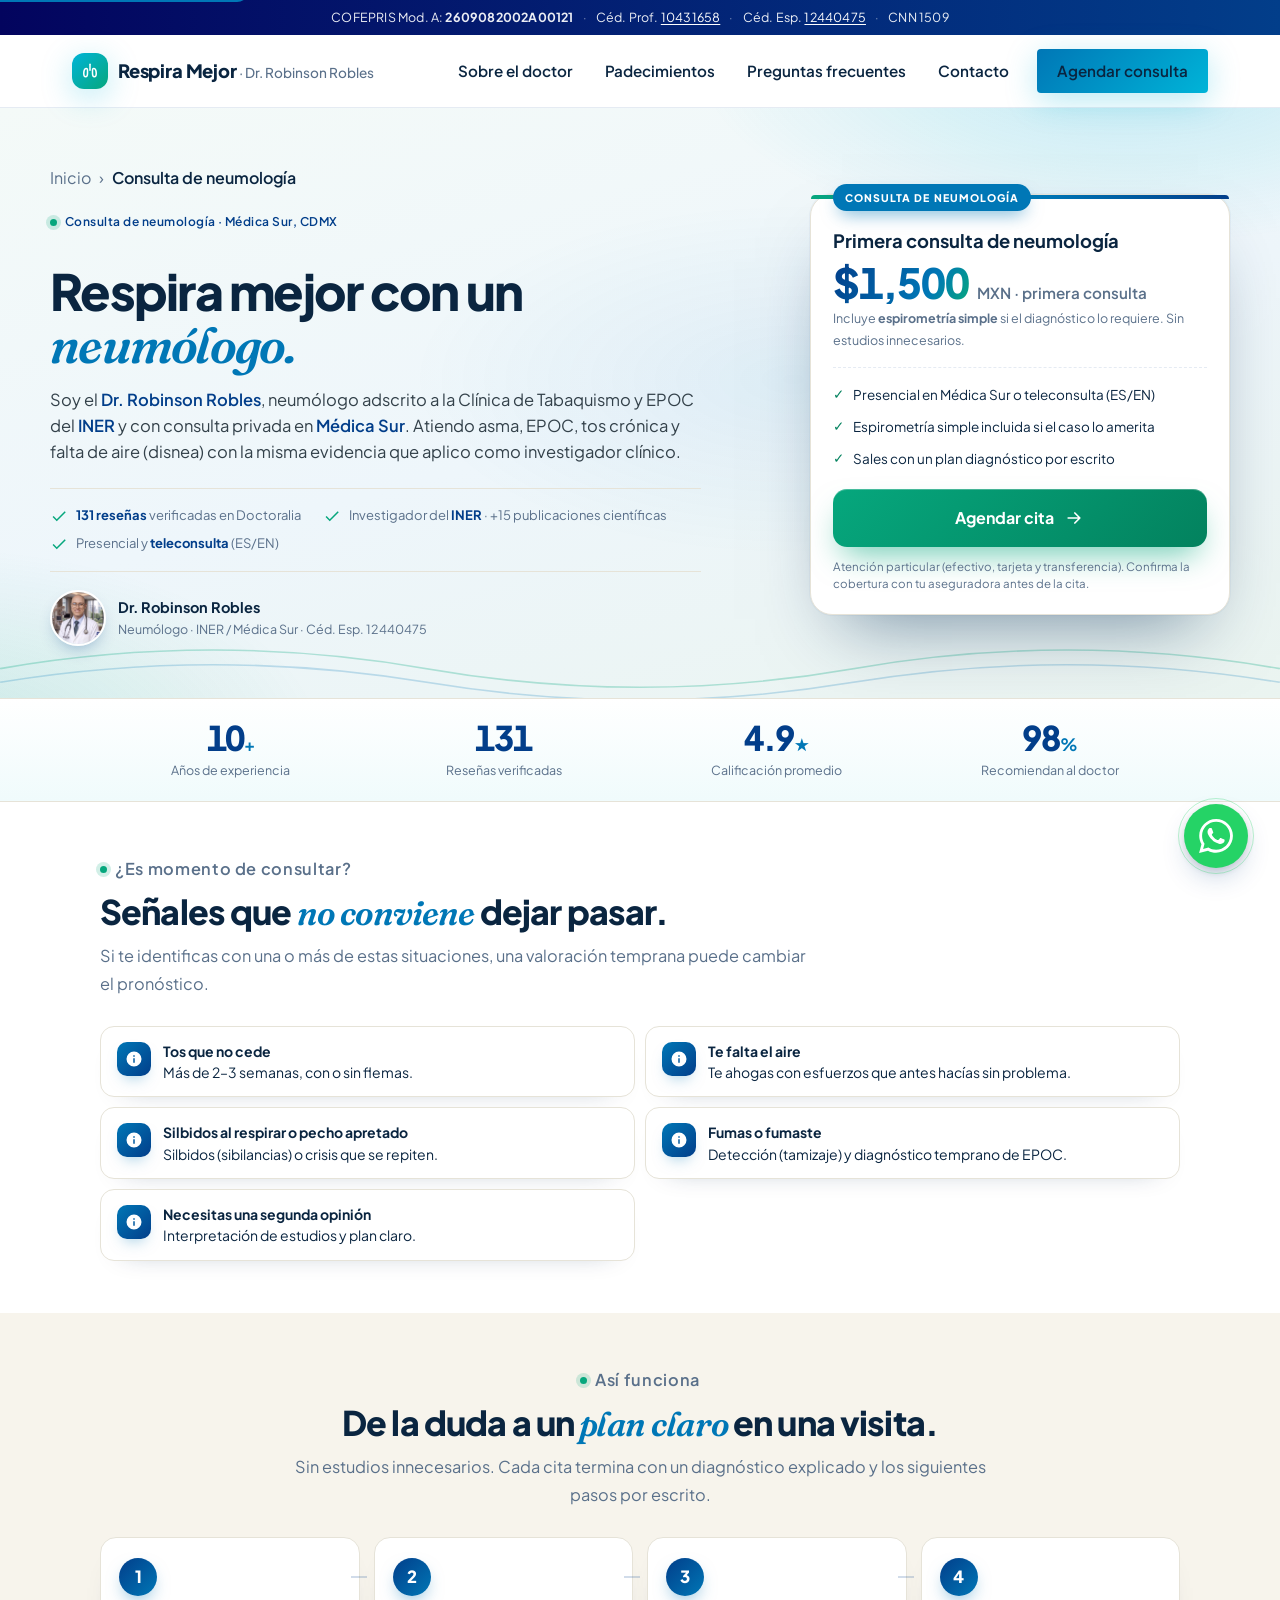
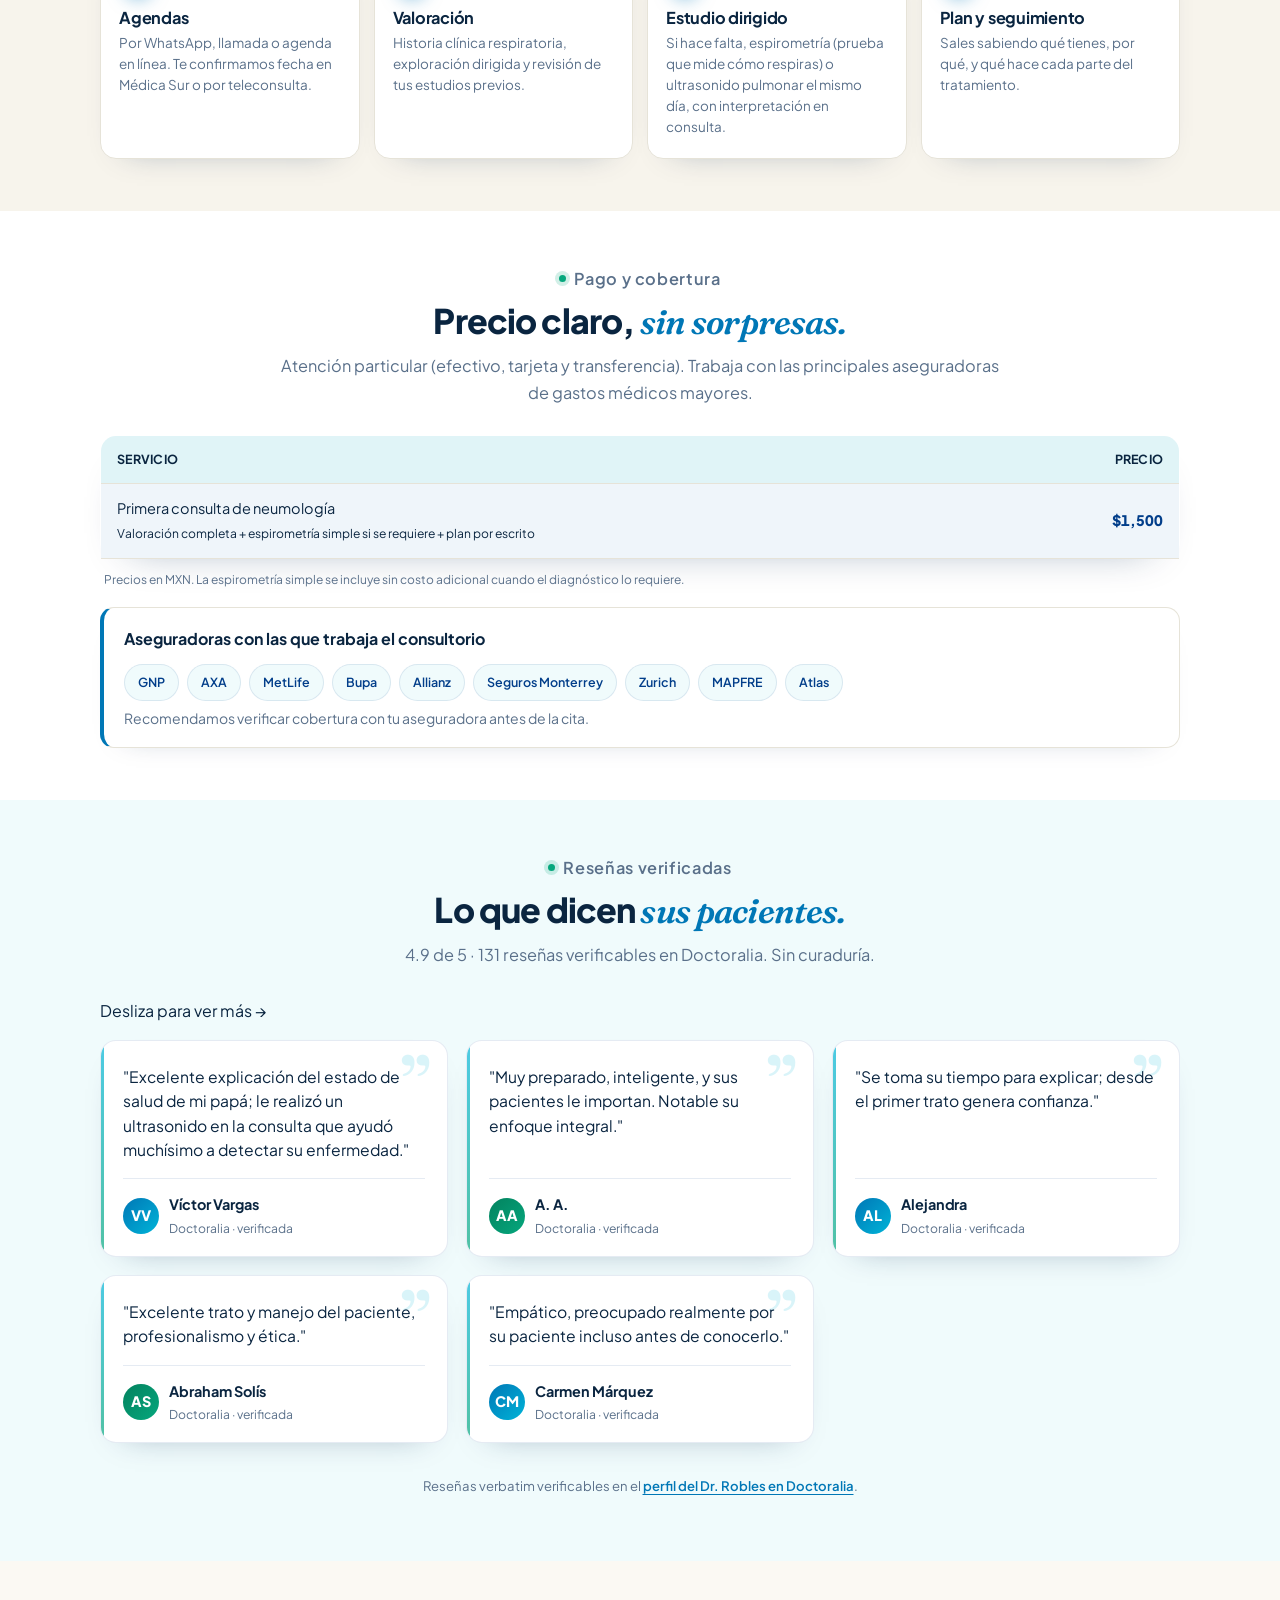
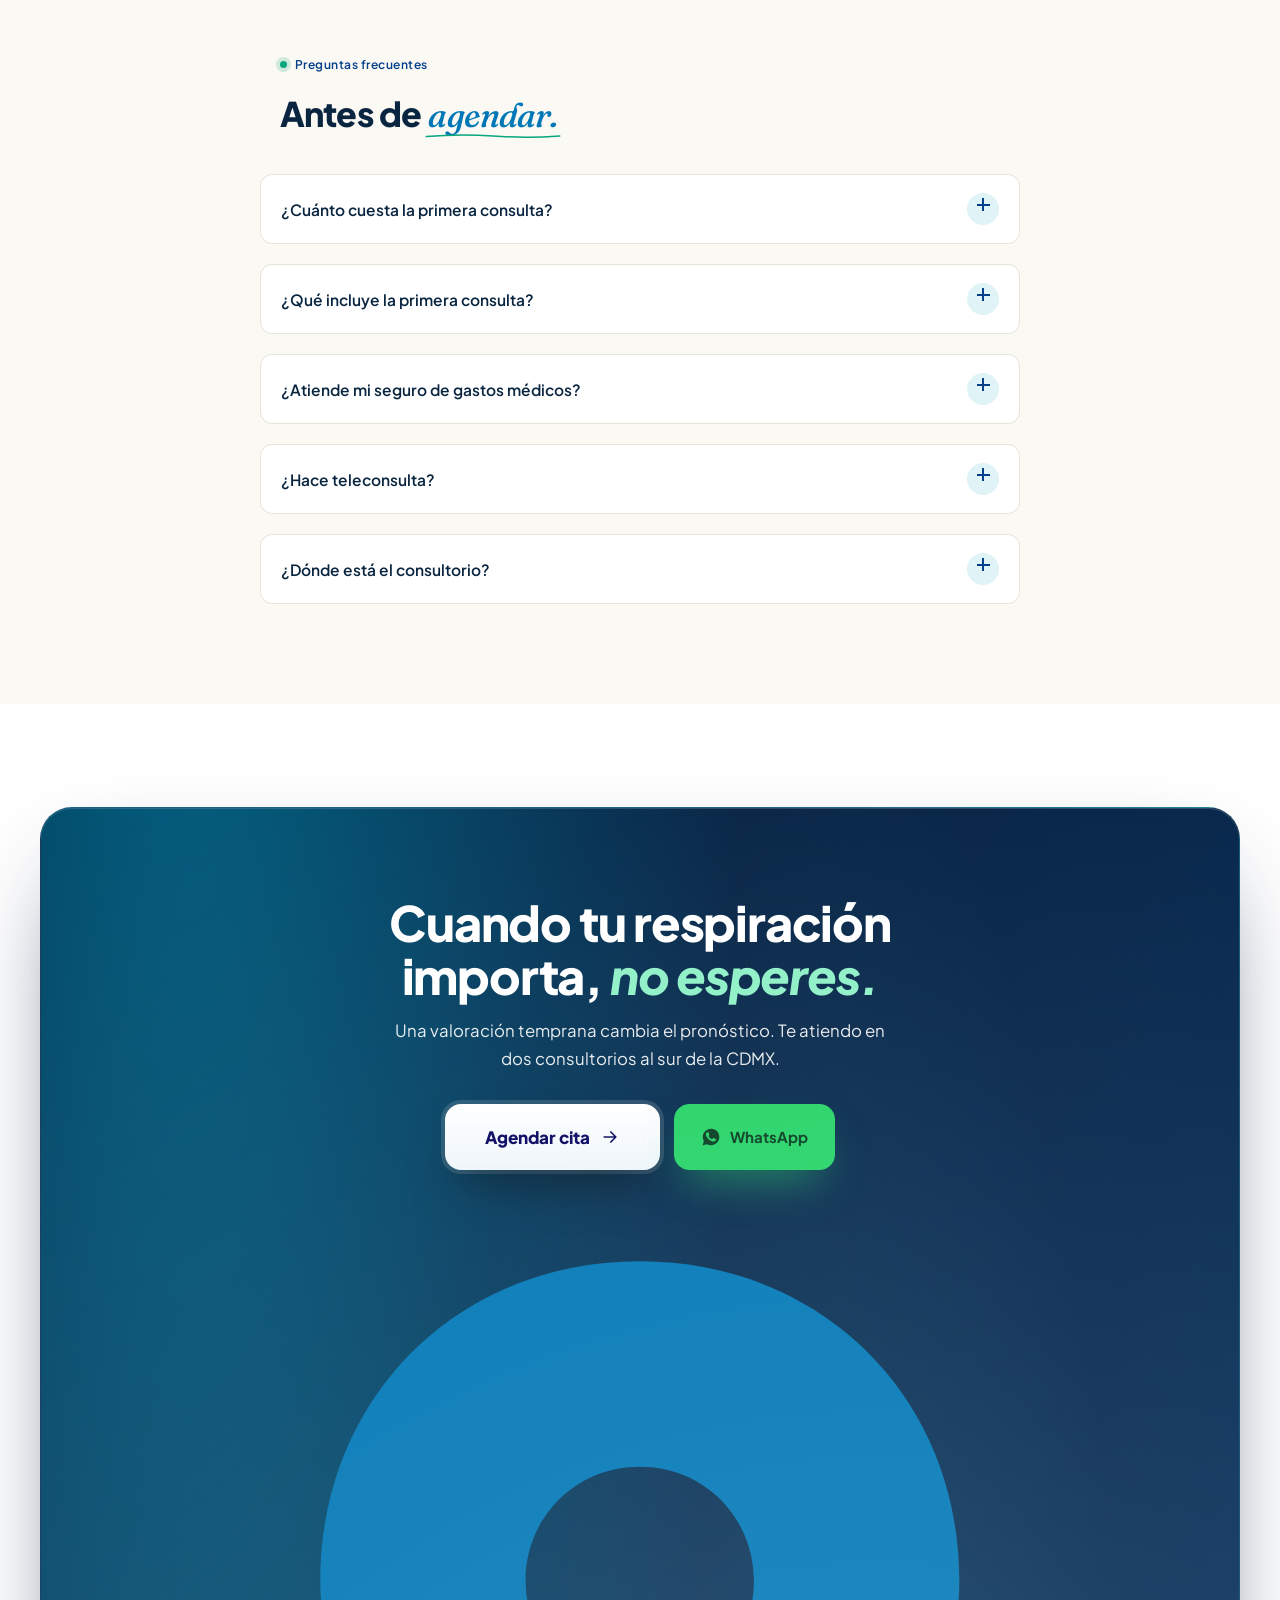
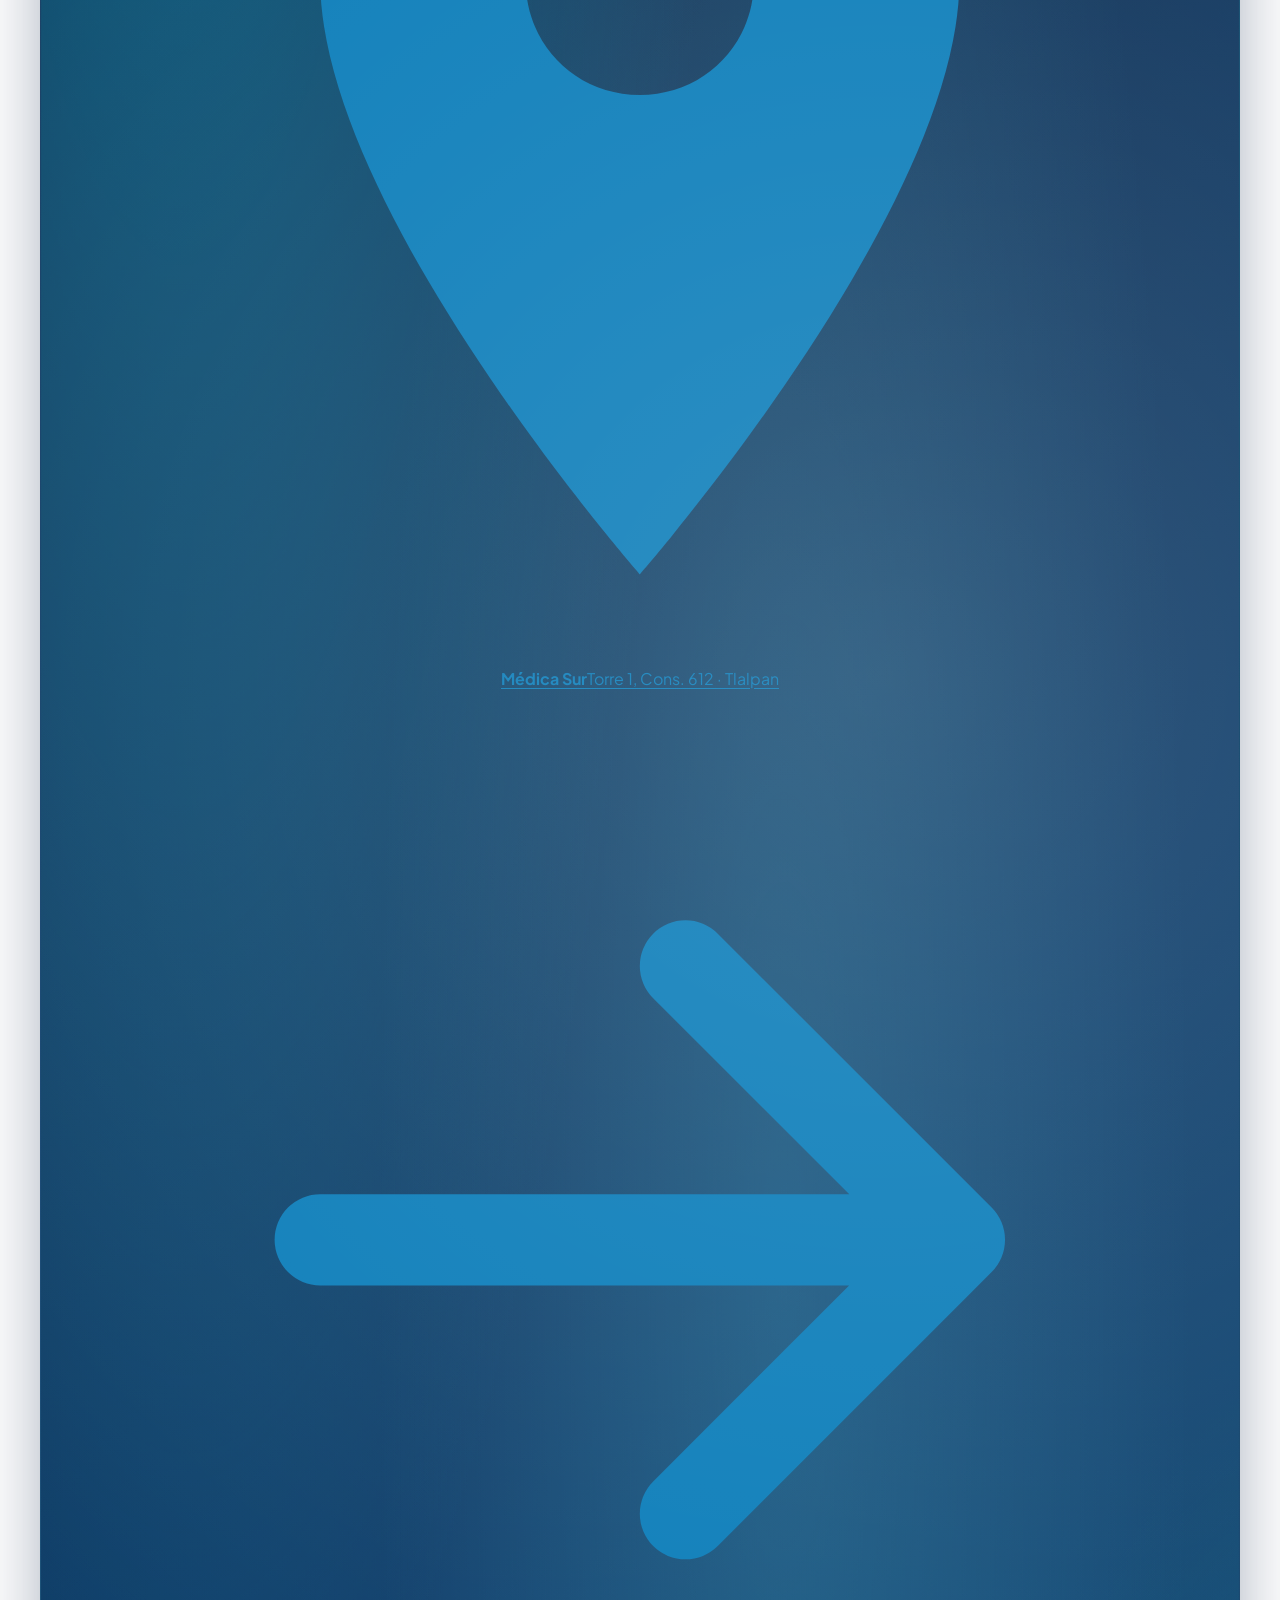
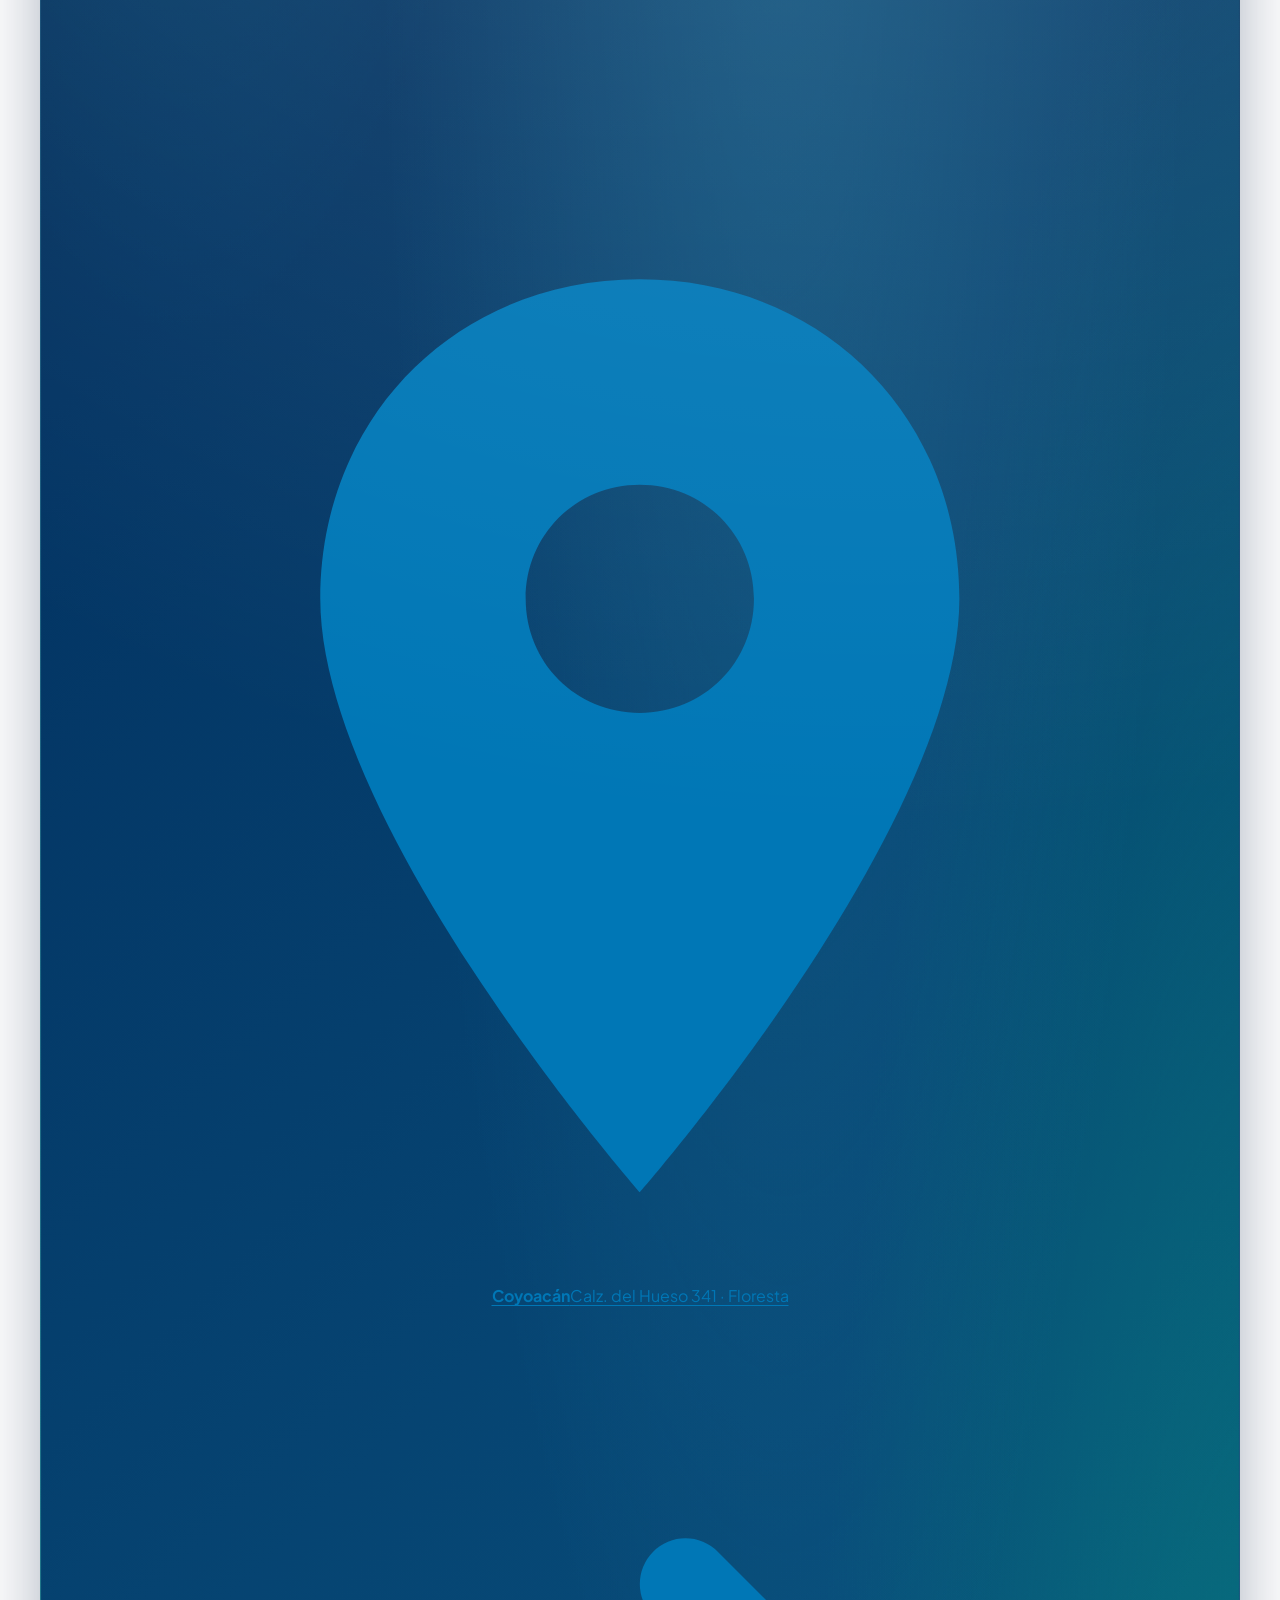
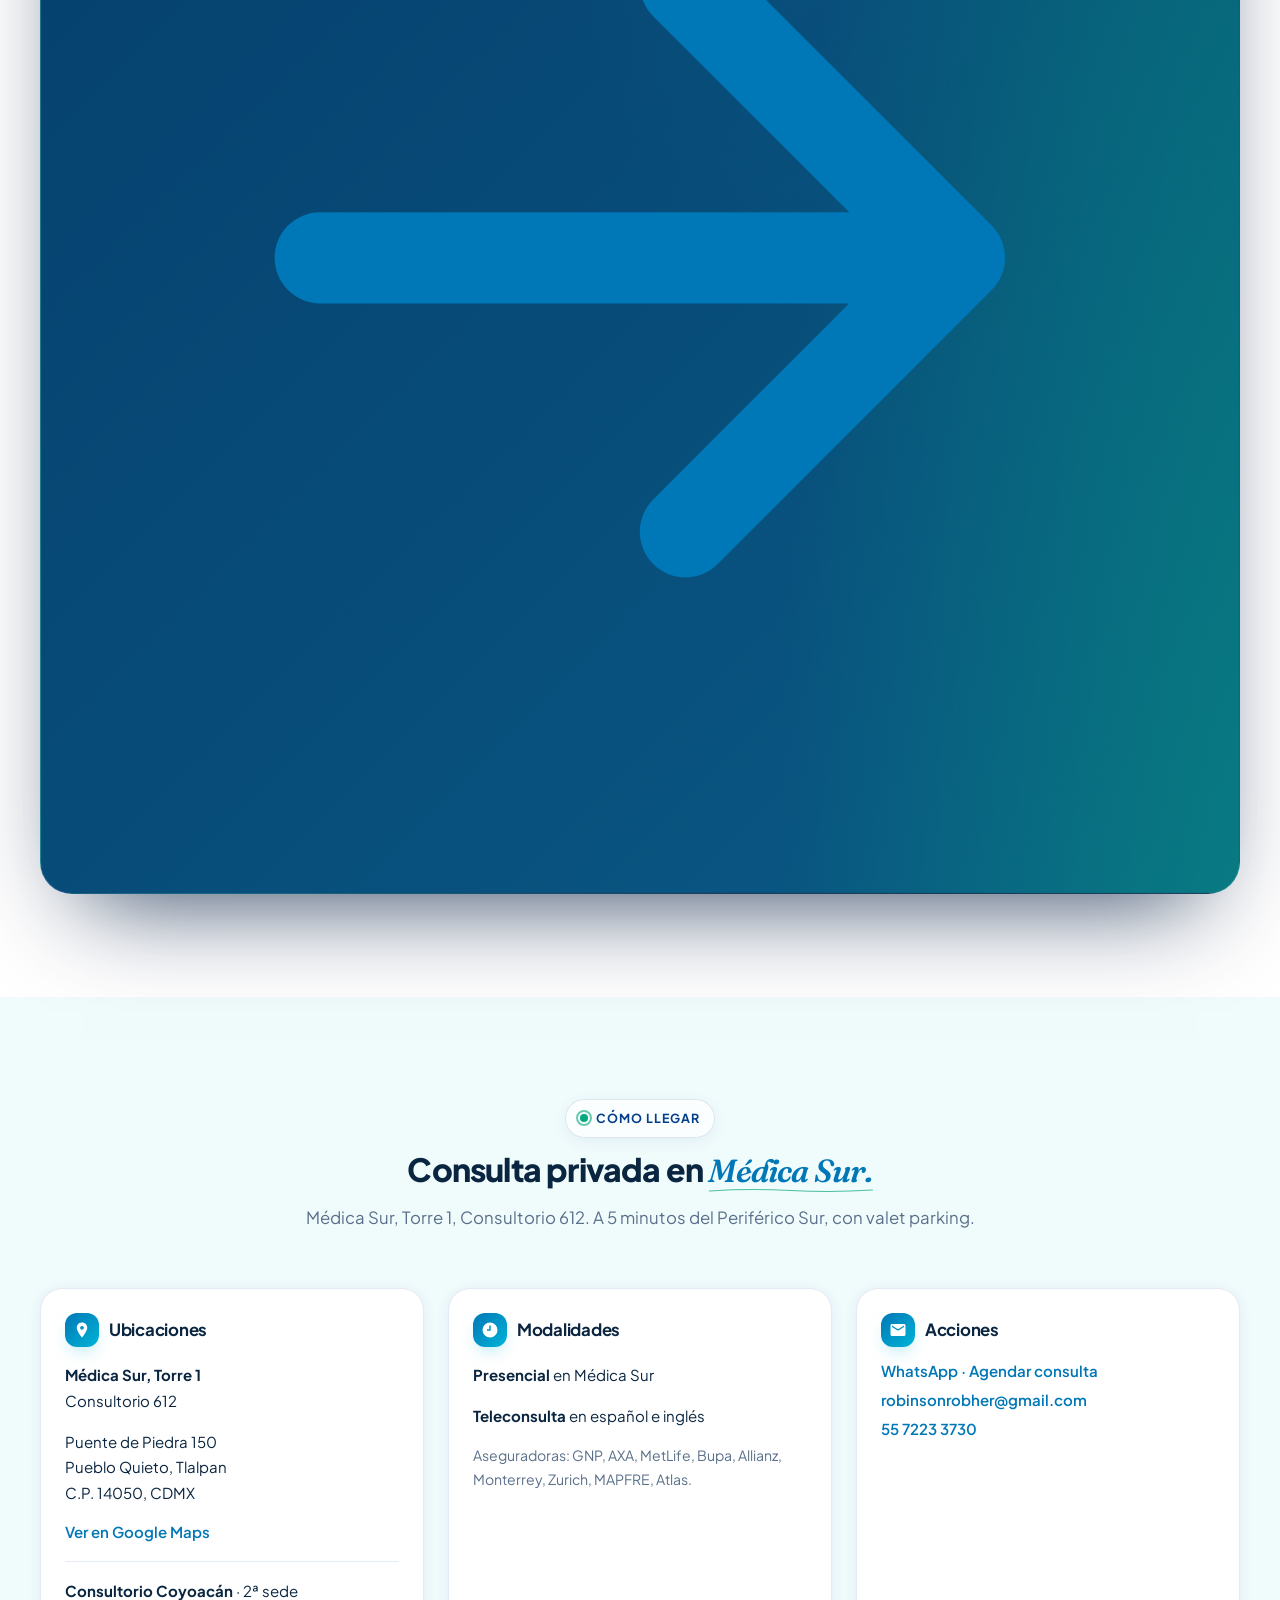
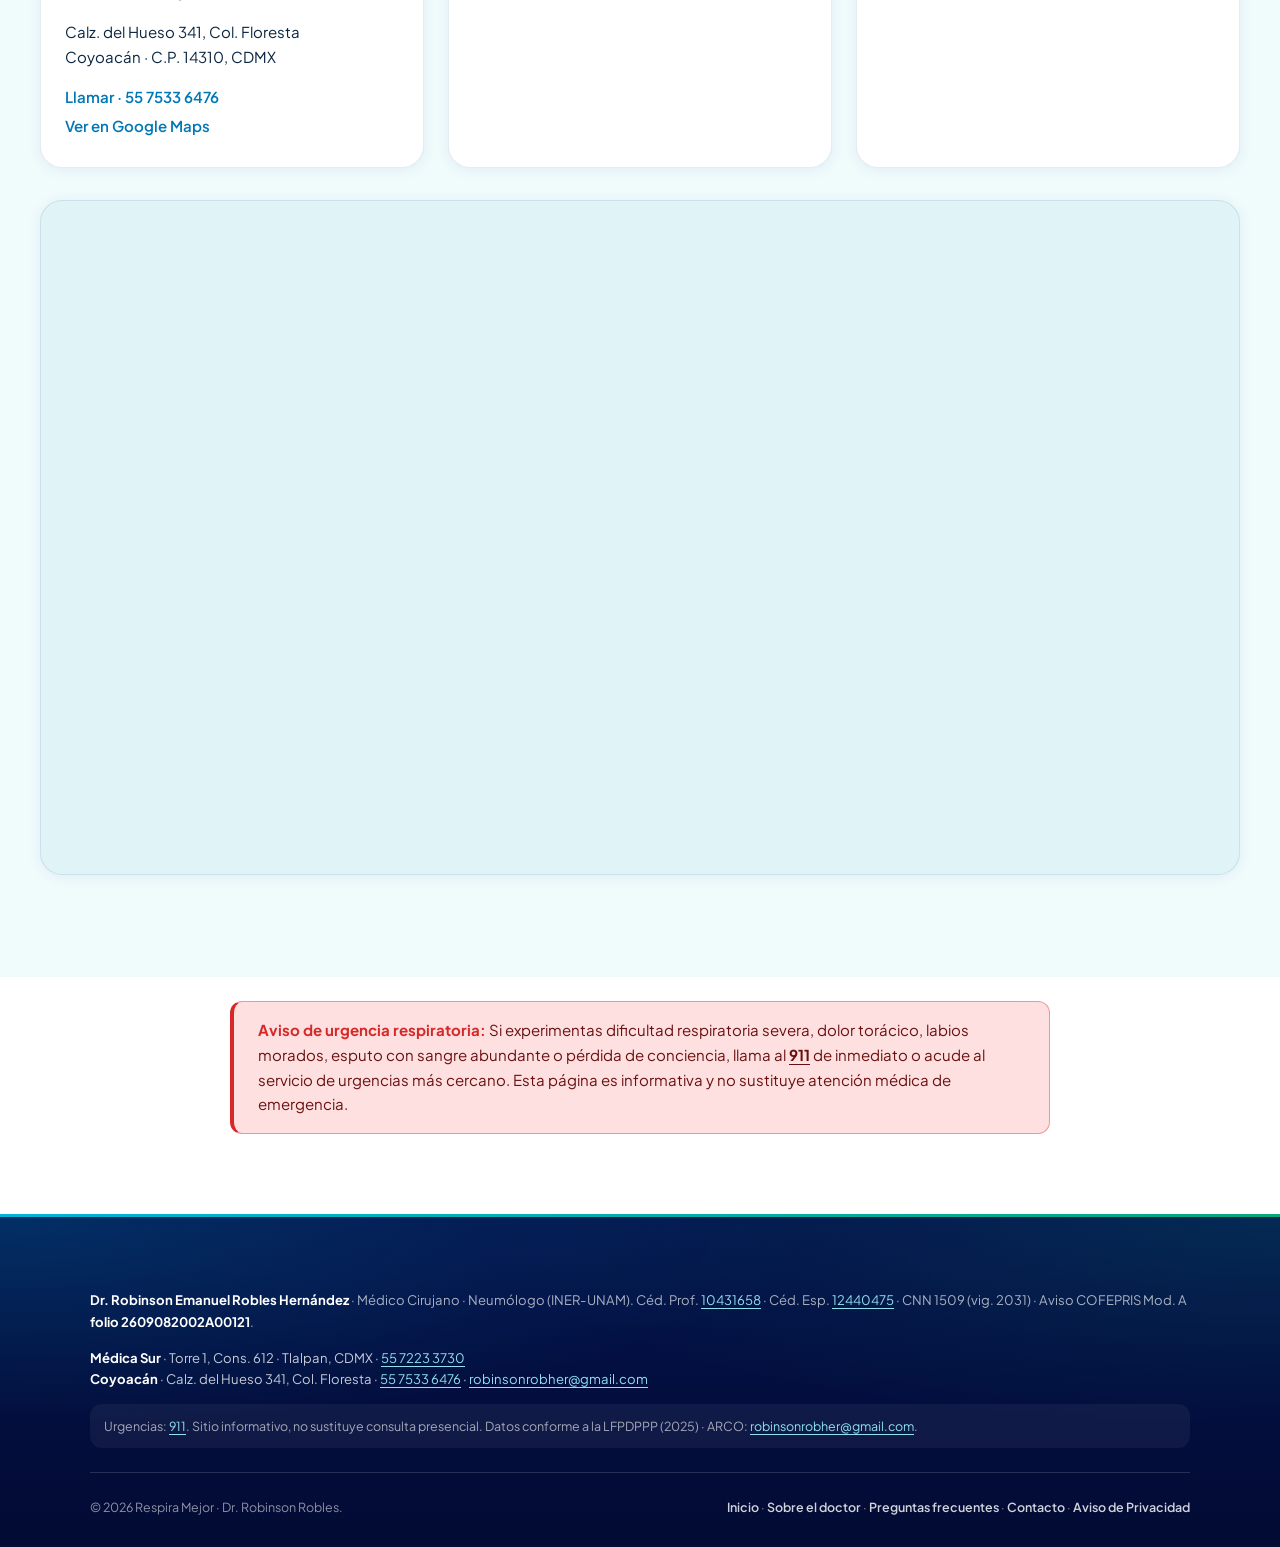
<file: consulta-neumologia/index.html>
<!DOCTYPE html>
<html lang="es-MX">
<head>
  <meta charset="UTF-8">
  <!-- Google Tag Manager -->
  <script>(function(w,d,s,l,i){w[l]=w[l]||[];w[l].push({'gtm.start':
  new Date().getTime(),event:'gtm.js'});var f=d.getElementsByTagName(s)[0],
  j=d.createElement(s),dl=l!='dataLayer'?'&l='+l:'';j.async=true;j.src=
  'https://www.googletagmanager.com/gtm.js?id='+i+dl;f.parentNode.insertBefore(j,f);
  })(window,document,'script','dataLayer','GTM-M7STX283');</script>
  <!-- End Google Tag Manager -->
  <meta name="viewport" content="width=device-width, initial-scale=1.0, viewport-fit=cover">

  <title>Consulta de Neumología en CDMX | Dr. Robinson Robles — Respira Mejor</title>
  <meta name="description" content="Consulta de neumología en Médica Sur (Tlalpan, CDMX) con un investigador del INER. Valoración, espirometría el mismo día y un plan claro. Asma, EPOC, tos crónica y disnea. Agenda por WhatsApp.">
  <meta name="author" content="Dr. Robinson Emanuel Robles Hernández">
  <meta name="robots" content="noindex, follow, max-image-preview:large">
  <meta name="theme-color" content="#0077b6" media="(prefers-color-scheme: light)">
  <meta name="theme-color" content="#03045e" media="(prefers-color-scheme: dark)">
  <meta name="format-detection" content="telephone=yes">

  <meta name="geo.region" content="MX-CMX">
  <meta name="geo.placename" content="Ciudad de México">
  <meta name="geo.position" content="19.292000;-99.173500">
  <meta name="ICBM" content="19.292000, -99.173500">

  <link rel="canonical" href="https://respiramejorcdmx.mx/consulta-neumologia/">
  <link rel="alternate" hreflang="es-MX" href="https://respiramejorcdmx.mx/consulta-neumologia/">
  <link rel="alternate" hreflang="x-default" href="https://respiramejorcdmx.mx/consulta-neumologia/">

  <meta property="og:type" content="website">
  <meta property="og:site_name" content="Respira Mejor">
  <meta property="og:title" content="Consulta de Neumología en CDMX | Dr. Robinson Robles">
  <meta property="og:description" content="Consulta de neumología en Médica Sur con un investigador del INER. Valoración, espirometría el mismo día y un plan claro.">
  <meta property="og:url" content="https://respiramejorcdmx.mx/consulta-neumologia/">
  <meta property="og:locale" content="es_MX">
  <meta property="og:image" content="https://respiramejorcdmx.mx/images/og-consulta.jpg">
  <meta property="og:image:type" content="image/jpeg">
  <meta property="og:image:width" content="1200">
  <meta property="og:image:height" content="630">
  <meta property="og:image:alt" content="Consulta de neumología con el Dr. Robinson Robles, CDMX.">

  <meta name="twitter:card" content="summary_large_image">
  <meta name="twitter:title" content="Consulta de Neumología en CDMX | Dr. Robinson Robles">
  <meta name="twitter:description" content="Consulta de neumología en Médica Sur con un investigador del INER. Asma, EPOC, tos crónica y disnea.">
  <meta name="twitter:image" content="https://respiramejorcdmx.mx/images/og-consulta.jpg">

  <link rel="icon" type="image/svg+xml" href="../images/favicon.svg">
  <link rel="apple-touch-icon" href="../images/favicon.svg">
  <link rel="manifest" href="../manifest.webmanifest">

  <link rel="preconnect" href="https://fonts.googleapis.com">
  <link rel="preconnect" href="https://fonts.gstatic.com" crossorigin>

  <script type="application/ld+json">
  {
    "@context": "https://schema.org",
    "@graph": [
      {
        "@type": "MedicalWebPage",
        "@id": "https://respiramejorcdmx.mx/consulta-neumologia/#webpage",
        "url": "https://respiramejorcdmx.mx/consulta-neumologia/",
        "name": "Consulta de Neumología en CDMX | Dr. Robinson Robles — Respira Mejor",
        "inLanguage": "es-MX",
        "isPartOf": { "@id": "https://respiramejorcdmx.mx/#website" },
        "datePublished": "2026-05-28",
        "dateModified": "2026-05-28",
        "lastReviewed": "2026-05-28",
        "reviewedBy": { "@id": "https://respiramejorcdmx.mx/#physician" },
        "specialty": "https://schema.org/Pulmonary",
        "audience": { "@type": "MedicalAudience", "audienceType": "Patient" },
        "about": [{ "@id": "https://respiramejorcdmx.mx/#physician" }, { "@id": "https://respiramejorcdmx.mx/#organization" }]
      },
      {
        "@type": "BreadcrumbList",
        "@id": "https://respiramejorcdmx.mx/consulta-neumologia/#breadcrumb",
        "itemListElement": [
          { "@type": "ListItem", "position": 1, "name": "Inicio", "item": "https://respiramejorcdmx.mx/" },
          { "@type": "ListItem", "position": 2, "name": "Consulta de neumología", "item": "https://respiramejorcdmx.mx/consulta-neumologia/" }
        ]
      },
      {
        "@type": ["Physician", "Person"],
        "@id": "https://respiramejorcdmx.mx/#physician",
        "name": "Dr. Robinson Emanuel Robles Hernández",
        "alternateName": "Dr. Robinson Robles",
        "honorificPrefix": "Dr.",
        "jobTitle": "Médico Neumólogo · Investigador clínico",
        "image": "https://respiramejorcdmx.mx/images/doctor-portrait.svg",
        "url": "https://respiramejorcdmx.mx/sobre-el-doctor/",
        "telephone": "+525572233730",
        "email": "robinsonrobher@gmail.com",
        "medicalSpecialty": "https://schema.org/Pulmonary",
        "knowsLanguage": ["es-MX", "en"],
        "worksFor": { "@id": "https://respiramejorcdmx.mx/#organization" },
        "hasCredential": [
          { "@type": "EducationalOccupationalCredential", "name": "Cédula Profesional de Médico Cirujano", "credentialCategory": "license", "identifier": "10431658" },
          { "@type": "EducationalOccupationalCredential", "name": "Cédula de Especialidad en Neumología", "credentialCategory": "license", "identifier": "12440475" }
        ],
        "sameAs": [
          "https://www.doctoralia.com.mx/robinson-robles/neumologo/ciudad-de-mexico",
          "https://scholar.google.com/citations?user=r5pw7WwAAAAJ&hl=es",
          "https://orcid.org/0000-0003-3708-7368"
        ]
      },
      {
        "@type": ["MedicalClinic", "MedicalOrganization"],
        "@id": "https://respiramejorcdmx.mx/#organization",
        "name": "Respira Mejor — Consultorio del Dr. Robinson Robles",
        "url": "https://respiramejorcdmx.mx/",
        "telephone": "+525572233730",
        "email": "robinsonrobher@gmail.com",
        "priceRange": "$$",
        "currenciesAccepted": "MXN",
        "paymentAccepted": "Cash, Credit Card, Debit Card, Bank Transfer",
        "medicalSpecialty": "https://schema.org/Pulmonary",
        "address": { "@type": "PostalAddress", "streetAddress": "Puente de Piedra 150, Torre 1, Consultorio 612", "addressLocality": "Tlalpan", "addressRegion": "CDMX", "postalCode": "14050", "addressCountry": "MX" },
        "geo": { "@type": "GeoCoordinates", "latitude": 19.292000, "longitude": -99.173500 },
        "containedInPlace": { "@type": "Hospital", "name": "Hospital Médica Sur", "url": "https://www.medicasur.com.mx/" },
        "aggregateRating": { "@type": "AggregateRating", "bestRating": "5", "worstRating": "1", "ratingValue": "4.9", "ratingCount": 131, "reviewCount": 131 }
      },
      {
        "@type": "FAQPage",
        "@id": "https://respiramejorcdmx.mx/consulta-neumologia/#faq",
        "mainEntity": [
          { "@type": "Question", "name": "¿Cuánto cuesta la primera consulta?", "acceptedAnswer": { "@type": "Answer", "text": "La primera consulta de neumología cuesta $1,500 MXN e incluye espirometría simple si el diagnóstico lo requiere. Es atención particular y trabaja con las principales aseguradoras de gastos médicos mayores; verifique su cobertura antes de la cita." } },
          { "@type": "Question", "name": "¿Qué incluye la primera consulta?", "acceptedAnswer": { "@type": "Answer", "text": "Historia clínica completa enfocada en el sistema respiratorio, exploración física dirigida, revisión de estudios previos si los trae, plan diagnóstico inicial y, si el caso lo requiere, indicación o realización de espirometría en Médica Sur. La consulta termina con un plan claro: qué tiene, qué estudios faltan y qué pasos seguir." } },
          { "@type": "Question", "name": "¿Atiende mi seguro de gastos médicos?", "acceptedAnswer": { "@type": "Answer", "text": "Atiende a las principales aseguradoras del país: GNP, AXA, MetLife, Bupa, Allianz, Seguros Monterrey, Zurich, MAPFRE y Atlas, entre otras. Recomendamos verificar cobertura con su aseguradora antes de la cita." } },
          { "@type": "Question", "name": "¿Hace teleconsulta?", "acceptedAnswer": { "@type": "Answer", "text": "Sí, en español e inglés, para seguimiento de enfermedades crónicas, interpretación de estudios previos y segunda opinión. La primera valoración se prefiere presencial cuando se requiere exploración física o estudios como espirometría." } },
          { "@type": "Question", "name": "¿Dónde está el consultorio?", "acceptedAnswer": { "@type": "Answer", "text": "Atiendo en dos consultorios al sur de la CDMX: Médica Sur (Torre 1, Consultorio 612, Puente de Piedra 150, Pueblo Quieto, Tlalpan, C.P. 14050) y Coyoacán (Calz. del Hueso 341, Col. Floresta, C.P. 14310)." } }
        ]
      }
    ]
  }
  </script>

  <link rel="stylesheet" href="https://fonts.googleapis.com/css2?family=Fraunces:ital,opsz,wght@1,9..144,500&family=Plus+Jakarta+Sans:wght@400;500;600;700;800&display=swap" media="print" onload="this.media='all'">
  <noscript><link rel="stylesheet" href="https://fonts.googleapis.com/css2?family=Fraunces:ital,opsz,wght@1,9..144,500&family=Plus+Jakarta+Sans:wght@400;500;600;700;800&display=swap"></noscript>

  <link rel="stylesheet" href="../css/tokens.css">
  <link rel="stylesheet" href="../css/site.css">
  <link rel="stylesheet" href="../css/premium.css">
  <link rel="stylesheet" href="../css/signature.css">
  <link rel="stylesheet" href="../css/promo.css">
</head>
<body class="has-sticky-cta">
<!-- Google Tag Manager (noscript) -->
<noscript><iframe src="https://www.googletagmanager.com/ns.html?id=GTM-M7STX283"
height="0" width="0" style="display:none;visibility:hidden"></iframe></noscript>
<!-- End Google Tag Manager (noscript) -->
  <script>document.body.classList.add('js-enabled');</script>

  <a class="skip-link" href="#main">Saltar al contenido principal</a>

  <div class="top-bar-legal" role="region" aria-label="Cumplimiento sanitario">
    <span>COFEPRIS Mod. A: <strong>2609082002A00121</strong></span>
    <span class="sep" aria-hidden="true">·</span>
    <span>Céd. Prof. <a href="https://www.cedulaprofesional.sep.gob.mx/" rel="external noopener">10431658</a></span>
    <span class="sep" aria-hidden="true">·</span>
    <span>Céd. Esp. <a href="https://www.cedulaprofesional.sep.gob.mx/" rel="external noopener">12440475</a></span>
    <span class="sep" aria-hidden="true">·</span>
    <span>CNN 1509</span>
  </div>

  <nav class="navbar" id="mainNav" aria-label="Navegación principal">
    <div class="navbar__container">
      <a href="../index.html" class="navbar__brand" aria-label="Respira Mejor — Inicio">
        <span class="navbar__brand-mark" aria-hidden="true">
          <svg viewBox="0 0 24 24" width="20" height="20" fill="none" stroke="currentColor" stroke-width="1.8" stroke-linecap="round" stroke-linejoin="round"><path d="M12 4v7"/><path d="M9 11c0-1.6-1.3-2.5-2.5-1.8C5 10 4.5 12.5 4.5 15c0 2 .4 4 2.3 4S9 17 9 15Z"/><path d="M15 11c0-1.6 1.3-2.5 2.5-1.8C19 10 19.5 12.5 19.5 15c0 2-.4 4-2.3 4S15 17 15 15Z"/></svg>
        </span>
        <span>Respira Mejor <span class="navbar__brand-suffix">· Dr. Robinson Robles</span></span>
      </a>
      <button class="navbar__toggler" type="button" aria-label="Abrir menú de navegación" aria-expanded="false" aria-controls="navMenu">
        <span class="bar" aria-hidden="true"></span>
        <span class="bar" aria-hidden="true"></span>
        <span class="bar" aria-hidden="true"></span>
      </button>
      <ul class="navbar__menu" id="navMenu">
        <li><a href="../sobre-el-doctor/index.html">Sobre el doctor</a></li>
        <li><a href="../index.html#padecimientos">Padecimientos</a></li>
        <li><a href="../preguntas-frecuentes/index.html">Preguntas frecuentes</a></li>
        <li><a href="../contacto/index.html">Contacto</a></li>
        <li>
          <a class="btn btn--primary btn-pro navbar__cta" data-cta="nav-wa" href="https://wa.me/5215572233730?text=Hola%2C%20me%20gustar%C3%ADa%20agendar%20una%20consulta%20de%20neumolog%C3%ADa%20con%20el%20Dr.%20Robles.">
            Agendar consulta
          </a>
        </li>
      </ul>
    </div>
  </nav>

  <a class="whatsapp-float" data-cta="float-wa" href="https://wa.me/5215572233730?text=Hola%2C%20me%20gustar%C3%ADa%20agendar%20una%20consulta%20de%20neumolog%C3%ADa%20con%20el%20Dr.%20Robles." aria-label="Agendar consulta por WhatsApp">
    <span class="whatsapp-float__label">Agendar por WhatsApp</span>
    <svg viewBox="0 0 24 24" fill="currentColor" aria-hidden="true"><path d="M.057 24l1.687-6.163c-1.041-1.804-1.588-3.849-1.587-5.946.003-6.556 5.338-11.891 11.893-11.891 3.181.001 6.167 1.24 8.413 3.488 2.245 2.248 3.481 5.236 3.48 8.414-.003 6.557-5.338 11.892-11.893 11.892-1.99-.001-3.951-.5-5.688-1.448l-6.305 1.654zm6.597-3.807c1.676.995 3.276 1.591 5.392 1.592 5.448 0 9.886-4.434 9.889-9.885.002-5.462-4.415-9.89-9.881-9.892-5.452 0-9.887 4.434-9.889 9.884-.001 2.225.651 3.891 1.746 5.634l-.999 3.648 3.742-.981zm11.387-5.464c-.074-.124-.272-.198-.57-.347-.297-.149-1.758-.868-2.031-.967-.272-.099-.47-.149-.669.149-.198.297-.768.967-.941 1.165-.173.198-.347.223-.644.074-.297-.149-1.255-.462-2.39-1.475-.883-.788-1.48-1.761-1.653-2.059-.173-.297-.018-.458.13-.606.134-.133.297-.347.446-.521.151-.172.2-.296.3-.495.099-.198.05-.372-.025-.521-.075-.148-.669-1.611-.916-2.206-.242-.579-.487-.501-.669-.51l-.57-.01c-.198 0-.52.074-.792.372s-1.04 1.016-1.04 2.479 1.065 2.876 1.213 3.074c.149.198 2.095 3.2 5.076 4.487.709.306 1.263.489 1.694.626.712.226 1.36.194 1.872.118.571-.085 1.758-.719 2.006-1.413.247-.694.247-1.289.173-1.413z"/></svg>
  </a>

  <main id="main">

    <!-- ===== HERO promo ===== -->
    <section class="promo-hero" aria-labelledby="promo-title">
      <div class="promo-hero__inner">
        <div class="promo-hero__copy">
          <ol class="promo-bc">
            <li><a href="../index.html">Inicio</a></li>
            <li aria-hidden="true">›</li>
            <li aria-current="page">Consulta de neumología</li>
          </ol>

          <p class="atmen-kicker">Consulta de neumología · Médica Sur, CDMX</p>

          <h1 id="promo-title" class="promo-h1">
            Respira mejor con un <em>neumólogo.</em>
          </h1>

          <p class="promo-lede">
            Soy el <b>Dr. Robinson Robles</b>, neumólogo adscrito a la Clínica de Tabaquismo y
            EPOC del <b>INER</b> y con consulta privada en <b>Médica Sur</b>. Atiendo asma, EPOC,
            tos crónica y falta de aire (disnea) con la misma evidencia que aplico como
            investigador clínico.
          </p>

          <ul class="promo-trust">
            <li><svg viewBox="0 0 24 24" fill="currentColor" aria-hidden="true"><path d="M9 16.17 4.83 12l-1.42 1.41L9 19 21 7l-1.41-1.41z"/></svg> <span><b>131 reseñas</b> verificadas en Doctoralia</span></li>
            <li><svg viewBox="0 0 24 24" fill="currentColor" aria-hidden="true"><path d="M9 16.17 4.83 12l-1.42 1.41L9 19 21 7l-1.41-1.41z"/></svg> <span>Investigador del <b>INER</b> · +15 publicaciones científicas</span></li>
            <li><svg viewBox="0 0 24 24" fill="currentColor" aria-hidden="true"><path d="M9 16.17 4.83 12l-1.42 1.41L9 19 21 7l-1.41-1.41z"/></svg> <span>Presencial y <b>teleconsulta</b> (ES/EN)</span></li>
          </ul>

          <div class="promo-doctor">
            <img class="promo-doctor__photo" src="../images/dr-robles-landing.jpg" alt="Dr. Robinson Robles, neumólogo en Médica Sur" width="96" height="96" loading="lazy" decoding="async">
            <p class="promo-doctor__id"><b>Dr. Robinson Robles</b><span>Neumólogo · INER / Médica Sur · Céd. Esp. 12440475</span></p>
          </div>
        </div>

        <aside class="offer-card" aria-label="Consulta de neumología">
          <span class="offer-card__tag">Consulta de neumología</span>
          <p class="offer-card__title">Primera consulta de neumología</p>
          <p class="offer-card__price"><b>$1,500</b> <small>MXN · primera consulta</small></p>
          <p class="offer-card__note">Incluye <b>espirometría simple</b> si el diagnóstico lo requiere. Sin estudios innecesarios.</p>

          <ul class="offer-card__list offer-card__list--checks">
            <li>Presencial en Médica Sur o teleconsulta (ES/EN)</li>
            <li>Espirometría simple incluida si el caso lo amerita</li>
            <li>Sales con un plan diagnóstico por escrito</li>
          </ul>

          <button type="button" class="promo-cta-btn" data-agendar-open aria-haspopup="dialog">
            Agendar cita
            <svg viewBox="0 0 24 24" fill="none" stroke="currentColor" stroke-width="2" stroke-linecap="round" stroke-linejoin="round" aria-hidden="true"><path d="M5 12h14M13 6l6 6-6 6"/></svg>
          </button>
          <p class="offer-card__fineprint">Atención particular (efectivo, tarjeta y transferencia). Confirma la cobertura con tu aseguradora antes de la cita.</p>
        </aside>
      </div>
    </section>

    <!-- ===== Métricas de confianza ===== -->
    <section class="promo-stats" aria-label="Trayectoria del Dr. Robinson Robles">
      <div class="promo-stats__inner">
        <div class="promo-stats__cell"><b>10<small>+</small></b><span>Años de experiencia</span></div>
        <div class="promo-stats__cell"><b>131</b><span>Reseñas verificadas</span></div>
        <div class="promo-stats__cell"><b>4.9<small>★</small></b><span>Calificación promedio</span></div>
        <div class="promo-stats__cell"><b>98<small>%</small></b><span>Recomiendan al doctor</span></div>
      </div>
    </section>

    <!-- ===== Cuándo consultar ===== -->
    <section class="promo-section" aria-labelledby="cuando-title">
      <div class="promo-wrap">
        <div class="promo-head">
          <p class="atmen-kicker">¿Es momento de consultar?</p>
          <h2 id="cuando-title">Señales que <em>no conviene</em> dejar pasar.</h2>
          <p>Si te identificas con una o más de estas situaciones, una valoración temprana puede cambiar el pronóstico.</p>
        </div>

        <div class="symptom-grid">
          <div class="symptom"><span class="symptom__ic" aria-hidden="true"><svg viewBox="0 0 24 24" fill="currentColor"><path d="M12 2a10 10 0 100 20 10 10 0 000-20zm1 15h-2v-6h2zm0-8h-2V7h2z"/></svg></span><p><b>Tos que no cede</b>Más de 2–3 semanas, con o sin flemas.</p></div>
          <div class="symptom"><span class="symptom__ic" aria-hidden="true"><svg viewBox="0 0 24 24" fill="currentColor"><path d="M12 2a10 10 0 100 20 10 10 0 000-20zm1 15h-2v-6h2zm0-8h-2V7h2z"/></svg></span><p><b>Te falta el aire</b>Te ahogas con esfuerzos que antes hacías sin problema.</p></div>
          <div class="symptom"><span class="symptom__ic" aria-hidden="true"><svg viewBox="0 0 24 24" fill="currentColor"><path d="M12 2a10 10 0 100 20 10 10 0 000-20zm1 15h-2v-6h2zm0-8h-2V7h2z"/></svg></span><p><b>Silbidos al respirar o pecho apretado</b>Silbidos (sibilancias) o crisis que se repiten.</p></div>
          <div class="symptom"><span class="symptom__ic" aria-hidden="true"><svg viewBox="0 0 24 24" fill="currentColor"><path d="M12 2a10 10 0 100 20 10 10 0 000-20zm1 15h-2v-6h2zm0-8h-2V7h2z"/></svg></span><p><b>Fumas o fumaste</b>Detección (tamizaje) y diagnóstico temprano de EPOC.</p></div>
          <div class="symptom"><span class="symptom__ic" aria-hidden="true"><svg viewBox="0 0 24 24" fill="currentColor"><path d="M12 2a10 10 0 100 20 10 10 0 000-20zm1 15h-2v-6h2zm0-8h-2V7h2z"/></svg></span><p><b>Necesitas una segunda opinión</b>Interpretación de estudios y plan claro.</p></div>
        </div>
      </div>
    </section>

    <!-- ===== Qué incluye + cómo funciona ===== -->
    <section class="promo-section promo-section--warm" aria-labelledby="como-title">
      <div class="promo-wrap">
        <div class="promo-head promo-head--center">
          <p class="atmen-kicker">Así funciona</p>
          <h2 id="como-title">De la duda a un <em>plan claro</em> en una visita.</h2>
          <p>Sin estudios innecesarios. Cada cita termina con un diagnóstico explicado y los siguientes pasos por escrito.</p>
        </div>

        <ol class="steps">
          <li class="step"><div class="step__n">1</div><h3>Agendas</h3><p>Por WhatsApp, llamada o agenda en línea. Te confirmamos fecha en Médica Sur o por teleconsulta.</p></li>
          <li class="step"><div class="step__n">2</div><h3>Valoración</h3><p>Historia clínica respiratoria, exploración dirigida y revisión de tus estudios previos.</p></li>
          <li class="step"><div class="step__n">3</div><h3>Estudio dirigido</h3><p>Si hace falta, espirometría (prueba que mide cómo respiras) o ultrasonido pulmonar el mismo día, con interpretación en consulta.</p></li>
          <li class="step"><div class="step__n">4</div><h3>Plan y seguimiento</h3><p>Sales sabiendo qué tienes, por qué, y qué hace cada parte del tratamiento.</p></li>
        </ol>
      </div>
    </section>

    <!-- ===== Precios + modalidades ===== -->
    <section class="promo-section" aria-labelledby="precios-title">
      <div class="promo-wrap">
        <div class="promo-head promo-head--center">
          <p class="atmen-kicker">Pago y cobertura</p>
          <h2 id="precios-title">Precio claro, <em>sin sorpresas.</em></h2>
          <p>Atención particular (efectivo, tarjeta y transferencia). Trabaja con las principales aseguradoras de gastos médicos mayores.</p>
        </div>

        <table class="price-table">
          <caption>Precios en MXN. La espirometría simple se incluye sin costo adicional cuando el diagnóstico lo requiere.</caption>
          <thead><tr><th>Servicio</th><th>Precio</th></tr></thead>
          <tbody>
            <tr class="is-feature">
              <td>Primera consulta de neumología<br><small>Valoración completa + espirometría simple si se requiere + plan por escrito</small></td>
              <td><span class="price-amt">$1,500</span></td>
            </tr>
          </tbody>
        </table>

        <div class="risk-note" style="margin-top:18px;">
          <b>Aseguradoras con las que trabaja el consultorio</b>
          <div class="insurers">
            <span>GNP</span><span>AXA</span><span>MetLife</span><span>Bupa</span><span>Allianz</span><span>Seguros Monterrey</span><span>Zurich</span><span>MAPFRE</span><span>Atlas</span>
          </div>
          <p>Recomendamos verificar cobertura con tu aseguradora antes de la cita.</p>
        </div>
      </div>
    </section>

    <!-- ===== Reseñas ===== -->
    <section class="promo-section promo-section--cloud" aria-labelledby="resenas-title">
      <div class="promo-wrap">
        <div class="promo-head promo-head--center">
          <p class="atmen-kicker">Reseñas verificadas</p>
          <h2 id="resenas-title">Lo que dicen <em>sus pacientes.</em></h2>
          <p>4.9 de 5 · 131 reseñas verificables en Doctoralia. Sin curaduría.</p>
        </div>

        <p class="t-hint" aria-hidden="true">Desliza para ver más <span>→</span></p>
        <div class="testimonials-grid">
          <figure class="t-card"><span class="t-card__quote-mark" aria-hidden="true">”</span><blockquote class="t-card__quote">"Excelente explicación del estado de salud de mi papá; le realizó un ultrasonido en la consulta que ayudó muchísimo a detectar su enfermedad."</blockquote><figcaption class="t-card__meta"><span class="t-card__avatar" aria-hidden="true">VV</span><div><span class="t-card__name">Víctor Vargas</span><span class="t-card__date">Doctoralia · verificada</span></div></figcaption></figure>
          <figure class="t-card"><span class="t-card__quote-mark" aria-hidden="true">”</span><blockquote class="t-card__quote">"Muy preparado, inteligente, y sus pacientes le importan. Notable su enfoque integral."</blockquote><figcaption class="t-card__meta"><span class="t-card__avatar t-card__avatar--leaf" aria-hidden="true">AA</span><div><span class="t-card__name">A. A.</span><span class="t-card__date">Doctoralia · verificada</span></div></figcaption></figure>
          <figure class="t-card"><span class="t-card__quote-mark" aria-hidden="true">”</span><blockquote class="t-card__quote">"Se toma su tiempo para explicar; desde el primer trato genera confianza."</blockquote><figcaption class="t-card__meta"><span class="t-card__avatar" aria-hidden="true">AL</span><div><span class="t-card__name">Alejandra</span><span class="t-card__date">Doctoralia · verificada</span></div></figcaption></figure>
          <figure class="t-card"><span class="t-card__quote-mark" aria-hidden="true">”</span><blockquote class="t-card__quote">"Excelente trato y manejo del paciente, profesionalismo y ética."</blockquote><figcaption class="t-card__meta"><span class="t-card__avatar t-card__avatar--leaf" aria-hidden="true">AS</span><div><span class="t-card__name">Abraham Solís</span><span class="t-card__date">Doctoralia · verificada</span></div></figcaption></figure>
          <figure class="t-card"><span class="t-card__quote-mark" aria-hidden="true">”</span><blockquote class="t-card__quote">"Empático, preocupado realmente por su paciente incluso antes de conocerlo."</blockquote><figcaption class="t-card__meta"><span class="t-card__avatar" aria-hidden="true">CM</span><div><span class="t-card__name">Carmen Márquez</span><span class="t-card__date">Doctoralia · verificada</span></div></figcaption></figure>
        </div>
        <p class="testimonials-source">Reseñas verbatim verificables en el <a href="https://www.doctoralia.com.mx/robinson-robles/neumologo/ciudad-de-mexico" rel="external noopener">perfil del Dr. Robles en Doctoralia</a>.</p>
      </div>
    </section>

    <!-- ===== FAQ ===== -->
    <section class="faq-accordion" aria-labelledby="faq-title">
      <div class="faq-accordion__head">
        <p class="atmen-kicker">Preguntas frecuentes</p>
        <h2 id="faq-title" class="faq-accordion__h headline">Antes de <em>agendar.</em></h2>
      </div>
      <div class="faq-accordion__list" data-faq>
        <details class="faq-item"><summary><span class="faq-q">¿Cuánto cuesta la primera consulta?</span><span class="faq-chev" aria-hidden="true">+</span></summary><div class="faq-a"><p>La primera consulta de neumología cuesta <b>$1,500 MXN</b> e incluye espirometría simple si el diagnóstico lo requiere. Es atención particular y trabaja con las principales aseguradoras de gastos médicos mayores; verifica tu cobertura antes de la cita.</p></div></details>
        <details class="faq-item"><summary><span class="faq-q">¿Qué incluye la primera consulta?</span><span class="faq-chev" aria-hidden="true">+</span></summary><div class="faq-a"><p>Historia clínica respiratoria completa, exploración física dirigida, revisión de estudios previos y plan diagnóstico. Si el caso lo requiere, se indica o realiza espirometría en Médica Sur. Sales con un plan claro.</p></div></details>
        <details class="faq-item"><summary><span class="faq-q">¿Atiende mi seguro de gastos médicos?</span><span class="faq-chev" aria-hidden="true">+</span></summary><div class="faq-a"><p>Trabaja con GNP, AXA, MetLife, Bupa, Allianz, Seguros Monterrey, Zurich, MAPFRE y Atlas, entre otras. Verifica cobertura con tu aseguradora antes de la cita.</p></div></details>
        <details class="faq-item"><summary><span class="faq-q">¿Hace teleconsulta?</span><span class="faq-chev" aria-hidden="true">+</span></summary><div class="faq-a"><p>Sí, en español e inglés, para seguimiento, interpretación de estudios y segunda opinión. La primera valoración se prefiere presencial cuando se requiere exploración o estudios.</p></div></details>
        <details class="faq-item"><summary><span class="faq-q">¿Dónde está el consultorio?</span><span class="faq-chev" aria-hidden="true">+</span></summary><div class="faq-a"><p>Atiendo en dos consultorios al sur de la CDMX: <b>Médica Sur</b> — Torre 1, Consultorio 612, Puente de Piedra 150, Pueblo Quieto, Tlalpan, C.P. 14050 (a 5 min del Periférico Sur, con valet parking); y <b>Coyoacán</b> — Calz. del Hueso 341, Col. Floresta, C.P. 14310.</p></div></details>
      </div>
    </section>

    <!-- ===== CTA ===== -->
    <section class="section">
      <div class="container">
        <div class="cta-aurora reveal-up">
          <h2>Cuando tu respiración importa, <em>no esperes.</em></h2>
          <p>Una valoración temprana cambia el pronóstico. Te atiendo en dos consultorios al sur de la CDMX.</p>
          <div class="cta-aurora__actions">
            <button type="button" class="cta-aurora__primary" data-cta="final-agenda" data-agendar-open aria-haspopup="dialog">
              Agendar cita
              <svg viewBox="0 0 24 24" fill="none" stroke="currentColor" stroke-width="2" stroke-linecap="round" stroke-linejoin="round" aria-hidden="true"><path d="M5 12h14M13 6l6 6-6 6"/></svg>
            </button>
            <a class="cta-aurora__wa" href="https://wa.me/5215572233730?text=Hola%2C%20me%20gustar%C3%ADa%20agendar%20una%20consulta%20de%20neumolog%C3%ADa%20con%20el%20Dr.%20Robles.">
              <svg viewBox="0 0 24 24" fill="currentColor" aria-hidden="true"><path d="M12.04 2C6.58 2 2.13 6.45 2.13 11.91c0 1.75.46 3.46 1.32 4.97L2 22l5.25-1.38a9.9 9.9 0 0 0 4.79 1.22h.01c5.46 0 9.9-4.45 9.9-9.91 0-2.65-1.03-5.14-2.9-7.01A9.82 9.82 0 0 0 12.04 2Zm5.8 14.04c-.25.7-1.44 1.33-1.99 1.41-.53.08-1.17.11-1.89-.12-.43-.14-.99-.32-1.7-.63-2.99-1.29-4.95-4.3-5.1-4.5-.15-.2-1.22-1.62-1.22-3.1 0-1.48.78-2.2 1.05-2.5.27-.3.59-.37.79-.37.2 0 .39 0 .56.01.18.01.42-.07.66.5.25.59.84 2.04.91 2.19.07.15.12.32.02.52-.1.2-.15.32-.3.5-.15.17-.31.39-.45.52-.15.15-.3.31-.13.6.17.3.76 1.25 1.63 2.02 1.12 1 2.07 1.31 2.36 1.46.3.15.47.12.64-.07.17-.2.74-.86.94-1.16.2-.3.39-.25.66-.15.27.1 1.72.81 2.01.96.3.15.5.22.57.35.07.12.07.72-.18 1.42Z"/></svg>
              WhatsApp
            </a>
          </div>
          <div class="cta-sedes">
            <a class="cta-sede" href="https://www.google.com/maps/search/?api=1&query=Hospital+M%C3%A9dica+Sur+Puente+de+Piedra+150+Tlalpan" target="_blank" rel="external noopener" aria-label="Ver Médica Sur en Google Maps">
              <span class="cta-sede__ic" aria-hidden="true"><svg viewBox="0 0 24 24" fill="currentColor"><path d="M12 2C8 2 5 5 5 9c0 5 7 13 7 13s7-8 7-13c0-4-3-7-7-7zm0 9.5c-1.4 0-2.5-1.1-2.5-2.5S10.6 6.5 12 6.5s2.5 1.1 2.5 2.5S13.4 11.5 12 11.5z"/></svg></span>
              <span class="cta-sede__txt"><b>Médica Sur</b><span>Torre 1, Cons. 612 · Tlalpan</span></span>
              <span class="cta-sede__go" aria-hidden="true"><svg viewBox="0 0 24 24" fill="none" stroke="currentColor" stroke-width="2" stroke-linecap="round" stroke-linejoin="round"><path d="M5 12h14M13 6l6 6-6 6"/></svg></span>
            </a>
            <a class="cta-sede" href="https://www.google.com/maps/search/?api=1&query=Calz.+del+Hueso+341+Col.+Floresta+Coyoac%C3%A1n+CDMX" target="_blank" rel="external noopener" aria-label="Ver consultorio Coyoacán en Google Maps">
              <span class="cta-sede__ic" aria-hidden="true"><svg viewBox="0 0 24 24" fill="currentColor"><path d="M12 2C8 2 5 5 5 9c0 5 7 13 7 13s7-8 7-13c0-4-3-7-7-7zm0 9.5c-1.4 0-2.5-1.1-2.5-2.5S10.6 6.5 12 6.5s2.5 1.1 2.5 2.5S13.4 11.5 12 11.5z"/></svg></span>
              <span class="cta-sede__txt"><b>Coyoacán</b><span>Calz. del Hueso 341 · Floresta</span></span>
              <span class="cta-sede__go" aria-hidden="true"><svg viewBox="0 0 24 24" fill="none" stroke="currentColor" stroke-width="2" stroke-linecap="round" stroke-linejoin="round"><path d="M5 12h14M13 6l6 6-6 6"/></svg></span>
            </a>
          </div>
        </div>
      </div>
    </section>

    <!-- ===== Ubicaciones + mapa (cómo llegar) ===== -->
    <section class="section" id="contacto" style="background: var(--cloud);">
      <div class="container">
        <div class="section-head reveal-up">
          <span class="badge-pill"><span class="pulse" aria-hidden="true"></span>Cómo llegar</span>
          <h2>Consulta privada en <em>Médica Sur.</em></h2>
          <p>Médica Sur, Torre 1, Consultorio 612. A 5 minutos del Periférico Sur, con valet parking.</p>
        </div>

        <div class="contact-grid">
          <div class="contact-card reveal-up">
            <h3><span class="icon" aria-hidden="true"><svg viewBox="0 0 24 24" width="18" height="18" fill="currentColor"><path d="M12 2C8 2 5 5 5 9c0 5 7 13 7 13s7-8 7-13c0-4-3-7-7-7zm0 9.5c-1.4 0-2.5-1.1-2.5-2.5S10.6 6.5 12 6.5s2.5 1.1 2.5 2.5S13.4 11.5 12 11.5z"/></svg></span> Ubicaciones</h3>
            <p><strong>Médica Sur, Torre 1</strong><br>Consultorio 612</p>
            <p>Puente de Piedra 150<br>Pueblo Quieto, Tlalpan<br>C.P. 14050, CDMX</p>
            <a href="https://www.google.com/maps/search/?api=1&query=Hospital+M%C3%A9dica+Sur+Puente+de+Piedra+150+Tlalpan" rel="external noopener">Ver en Google Maps</a>
            <hr style="border:0;border-top:1px solid var(--border);margin:16px 0;">
            <p><strong>Consultorio Coyoacán</strong> · 2ª sede</p>
            <p>Calz. del Hueso 341, Col. Floresta<br>Coyoacán · C.P. 14310, CDMX</p>
            <a href="tel:+525575336476">Llamar · 55 7533 6476</a>
            <a href="https://www.google.com/maps/search/?api=1&query=Calz.+del+Hueso+341+Col.+Floresta+Coyoac%C3%A1n+CDMX" rel="external noopener">Ver en Google Maps</a>
          </div>
          <div class="contact-card reveal-up">
            <h3><span class="icon" aria-hidden="true"><svg viewBox="0 0 24 24" width="18" height="18" fill="currentColor"><path d="M12 2a10 10 0 100 20 10 10 0 000-20zm1 11h-5v-2h3V6h2z"/></svg></span> Modalidades</h3>
            <p><strong>Presencial</strong> en Médica Sur</p>
            <p><strong>Teleconsulta</strong> en español e inglés</p>
            <p class="muted">Aseguradoras: GNP, AXA, MetLife, Bupa, Allianz, Monterrey, Zurich, MAPFRE, Atlas.</p>
          </div>
          <div class="contact-card reveal-up">
            <h3><span class="icon" aria-hidden="true"><svg viewBox="0 0 24 24" width="18" height="18" fill="currentColor"><path d="M20 4H4c-1 0-2 .9-2 2v12c0 1.1.9 2 2 2h16c1.1 0 2-.9 2-2V6c0-1.1-.9-2-2-2zm0 4l-8 5-8-5V6l8 5 8-5z"/></svg></span> Acciones</h3>
            <a href="https://wa.me/5215572233730?text=Hola%2C%20me%20gustar%C3%ADa%20agendar%20una%20consulta%20de%20neumolog%C3%ADa%20con%20el%20Dr.%20Robles.">WhatsApp · Agendar consulta</a>
            <a href="mailto:robinsonrobher@gmail.com">robinsonrobher@gmail.com</a>
            <a href="tel:+525572233730">55 7223 3730</a>
          </div>
        </div>

        <div class="map-wrapper reveal-up" style="margin-top: 32px;">
          <iframe title="Ubicación del consultorio en Médica Sur" src="https://www.google.com/maps?q=Hospital+M%C3%A9dica+Sur+Puente+de+Piedra+150+Tlalpan+CDMX&output=embed" loading="lazy" referrerpolicy="no-referrer-when-downgrade"></iframe>
        </div>
      </div>
    </section>

    <!-- ===== Disclaimer urgencia 911 ===== -->
    <div class="container container--narrow">
      <aside class="medical-notice medical-notice--alert" role="note">
        <strong>Aviso de urgencia respiratoria:</strong>
        Si experimentas dificultad respiratoria severa, dolor torácico, labios morados, esputo con sangre abundante o pérdida de conciencia, llama al
        <a href="tel:911">911</a> de inmediato o acude al servicio de urgencias más cercano. Esta página es informativa y no sustituye atención médica de emergencia.
      </aside>
    </div>

  </main>

  <footer>
    <section class="footer-compliance" aria-label="Información profesional Art. 83 LGS">
      <p class="footer-compliance__legal">
        <strong>Dr. Robinson Emanuel Robles Hernández</strong> · Médico Cirujano · Neumólogo (INER-UNAM).
        Céd. Prof. <a href="https://www.cedulaprofesional.sep.gob.mx/" rel="external noopener">10431658</a> ·
        Céd. Esp. <a href="https://www.cedulaprofesional.sep.gob.mx/" rel="external noopener">12440475</a> ·
        CNN 1509 (vig. 2031) · Aviso COFEPRIS Mod. A <strong>folio 2609082002A00121</strong>.
      </p>
      <p class="address">
        <strong>Médica Sur</strong> · Torre 1, Cons. 612 · Tlalpan, CDMX · <a href="tel:+525572233730">55 7223 3730</a><br>
        <strong>Coyoacán</strong> · Calz. del Hueso 341, Col. Floresta · <a href="tel:+525575336476">55 7533 6476</a> · <a href="mailto:robinsonrobher@gmail.com">robinsonrobher@gmail.com</a>
      </p>
      <p class="disclaimer-emergency">
        Urgencias: <a href="tel:911">911</a>. Sitio informativo, no sustituye consulta presencial. Datos conforme a la LFPDPPP (2025) · ARCO: <a href="mailto:robinsonrobher@gmail.com">robinsonrobher@gmail.com</a>.
      </p>
    </section>
    <p class="footer-meta">
      <span>© 2026 Respira Mejor · Dr. Robinson Robles.</span>
      <span>
        <a href="../index.html">Inicio</a> ·
        <a href="../sobre-el-doctor/index.html">Sobre el doctor</a> ·
        <a href="../preguntas-frecuentes/index.html">Preguntas frecuentes</a> ·
        <a href="../contacto/index.html">Contacto</a> ·
        <a href="../aviso-de-privacidad/index.html">Aviso de Privacidad</a>
      </span>
    </p>
  </footer>

  <!-- Barra CTA sticky (móvil) -->
  <div class="sticky-cta" role="region" aria-label="Agendar consulta">
    <div class="sticky-cta__price"><b>$1,500 · primera consulta</b><span>Incluye espirometría simple si se requiere</span></div>
    <a class="sticky-cta__wa" data-cta="sticky-wa" href="https://wa.me/5215572233730?text=Hola%2C%20me%20gustar%C3%ADa%20agendar%20una%20consulta%20de%20neumolog%C3%ADa%20con%20el%20Dr.%20Robles." aria-label="Agendar por WhatsApp">
      <svg viewBox="0 0 24 24" fill="currentColor" aria-hidden="true"><path d="M12.04 2C6.58 2 2.13 6.45 2.13 11.91c0 1.75.46 3.46 1.32 4.97L2 22l5.25-1.38a9.9 9.9 0 0 0 4.79 1.22h.01c5.46 0 9.9-4.45 9.9-9.91 0-2.65-1.03-5.14-2.9-7.01A9.82 9.82 0 0 0 12.04 2Zm5.8 14.04c-.25.7-1.44 1.33-1.99 1.41-.53.08-1.17.11-1.89-.12-.43-.14-.99-.32-1.7-.63-2.99-1.29-4.95-4.3-5.1-4.5-.15-.2-1.22-1.62-1.22-3.1 0-1.48.78-2.2 1.05-2.5.27-.3.59-.37.79-.37.2 0 .39 0 .56.01.18.01.42-.07.66.5.25.59.84 2.04.91 2.19.07.15.12.32.02.52-.1.2-.15.32-.3.5-.15.17-.31.39-.45.52-.15.15-.3.31-.13.6.17.3.76 1.25 1.63 2.02 1.12 1 2.07 1.31 2.36 1.46.3.15.47.12.64-.07.17-.2.74-.86.94-1.16.2-.3.39-.25.66-.15.27.1 1.72.81 2.01.96.3.15.5.22.57.35.07.12.07.72-.18 1.42Z"/></svg>
    </a>
    <button type="button" class="btn btn--whatsapp" data-agendar-open aria-haspopup="dialog">Agendar</button>
  </div>

  <!-- ===== Modal global: Agendar cita ===== -->
  <dialog class="ag-modal" id="agendarModal" aria-labelledby="agModalTitle">
    <div class="ag-modal__inner">
      <button type="button" class="ag-modal__close" data-ag-close aria-label="Cerrar ventana de agendar">
        <svg viewBox="0 0 24 24" fill="none" stroke="currentColor" stroke-width="2" stroke-linecap="round" aria-hidden="true"><path d="M18 6 6 18M6 6l12 12"/></svg>
      </button>
      <div class="ag-modal__head">
        <span class="ag-modal__eyebrow">Agenda tu consulta</span>
        <h2 class="ag-modal__title" id="agModalTitle">Elige cómo prefieres <em>agendar</em></h2>
        <p class="ag-modal__sub">Respondo personalmente y te confirmo fecha, costo y preparación según tu caso.</p>
      </div>
      <div class="ag-modal__grid">
        <a class="ag-opt ag-opt--wa" data-cta="modal-wa" href="https://wa.me/5215572233730?text=Hola%2C%20me%20gustar%C3%ADa%20agendar%20una%20consulta%20de%20neumolog%C3%ADa%20con%20el%20Dr.%20Robles.">
          <span class="ag-opt__ic" aria-hidden="true"><svg viewBox="0 0 24 24" fill="currentColor"><path d="M12.04 2C6.58 2 2.13 6.45 2.13 11.91c0 1.75.46 3.46 1.32 4.97L2 22l5.25-1.38a9.9 9.9 0 0 0 4.79 1.22h.01c5.46 0 9.9-4.45 9.9-9.91 0-2.65-1.03-5.14-2.9-7.01A9.82 9.82 0 0 0 12.04 2Zm5.8 14.04c-.25.7-1.44 1.33-1.99 1.41-.53.08-1.17.11-1.89-.12-.43-.14-.99-.32-1.7-.63-2.99-1.29-4.95-4.3-5.1-4.5-.15-.2-1.22-1.62-1.22-3.1 0-1.48.78-2.2 1.05-2.5.27-.3.59-.37.79-.37.2 0 .39 0 .56.01.18.01.42-.07.66.5.25.59.84 2.04.91 2.19.07.15.12.32.02.52-.1.2-.15.32-.3.5-.15.17-.31.39-.45.52-.15.15-.3.31-.13.6.17.3.76 1.25 1.63 2.02 1.12 1 2.07 1.31 2.36 1.46.3.15.47.12.64-.07.17-.2.74-.86.94-1.16.2-.3.39-.25.66-.15.27.1 1.72.81 2.01.96.3.15.5.22.57.35.07.12.07.72-.18 1.42Z"/></svg></span>
          <span class="ag-opt__txt"><b>WhatsApp</b><span>Respuesta en minutos · horario hábil</span></span>
          <span class="ag-opt__arr" aria-hidden="true"><svg viewBox="0 0 24 24" fill="none" stroke="currentColor" stroke-width="2" stroke-linecap="round" stroke-linejoin="round"><path d="M5 12h14M13 6l6 6-6 6"/></svg></span>
        </a>
        <a class="ag-opt ag-opt--cal" data-cta="modal-cal" href="https://cal.com/robinson-emmanuel-robles-hernandez-t5xhzw" target="_blank" rel="noopener">
          <span class="ag-opt__ic" aria-hidden="true"><svg viewBox="0 0 24 24" fill="none" stroke="currentColor" stroke-width="1.8" stroke-linecap="round" stroke-linejoin="round"><rect x="3" y="4" width="18" height="18" rx="2"/><path d="M16 2v4M8 2v4M3 10h18"/><path d="m9 16 2 2 4-4"/></svg></span>
          <span class="ag-opt__txt"><b>Agendar en línea</b><span>Calendario en línea · disponible 24/7</span></span>
          <span class="ag-opt__arr" aria-hidden="true"><svg viewBox="0 0 24 24" fill="none" stroke="currentColor" stroke-width="2" stroke-linecap="round" stroke-linejoin="round"><path d="M5 12h14M13 6l6 6-6 6"/></svg></span>
        </a>
        <a class="ag-opt" data-cta="modal-tel" href="tel:+525572233730">
          <span class="ag-opt__ic" aria-hidden="true"><svg viewBox="0 0 24 24" fill="none" stroke="currentColor" stroke-width="1.8" stroke-linecap="round" stroke-linejoin="round"><path d="M22 16.92v3a2 2 0 0 1-2.18 2 19.79 19.79 0 0 1-8.63-3.07 19.5 19.5 0 0 1-6-6 19.79 19.79 0 0 1-3.07-8.67A2 2 0 0 1 4.11 2h3a2 2 0 0 1 2 1.72c.13.96.36 1.9.7 2.81a2 2 0 0 1-.45 2.11L8.09 9.91a16 16 0 0 0 6 6l1.27-1.27a2 2 0 0 1 2.11-.45c.91.34 1.85.57 2.81.7A2 2 0 0 1 22 16.92Z"/></svg></span>
          <span class="ag-opt__txt"><b>Llamada directa</b><span>Médica Sur · línea consultorio</span></span>
          <span class="ag-opt__arr" aria-hidden="true"><svg viewBox="0 0 24 24" fill="none" stroke="currentColor" stroke-width="2" stroke-linecap="round" stroke-linejoin="round"><path d="M5 12h14M13 6l6 6-6 6"/></svg></span>
        </a>
        <a class="ag-opt" data-cta="modal-email" href="mailto:robinsonrobher@gmail.com?subject=Solicitud%20de%20cita%20-%20Neumolog%C3%ADa">
          <span class="ag-opt__ic" aria-hidden="true"><svg viewBox="0 0 24 24" fill="none" stroke="currentColor" stroke-width="1.8" stroke-linecap="round" stroke-linejoin="round"><rect x="2" y="4" width="20" height="16" rx="2"/><path d="m22 7-10 5L2 7"/></svg></span>
          <span class="ag-opt__txt"><b>Correo electrónico</b><span>Para casos no urgentes</span></span>
          <span class="ag-opt__arr" aria-hidden="true"><svg viewBox="0 0 24 24" fill="none" stroke="currentColor" stroke-width="2" stroke-linecap="round" stroke-linejoin="round"><path d="M5 12h14M13 6l6 6-6 6"/></svg></span>
        </a>
      </div>
      <p class="ag-modal__foot">
        <svg viewBox="0 0 24 24" fill="none" stroke="currentColor" stroke-width="1.7" stroke-linecap="round" stroke-linejoin="round" aria-hidden="true"><path d="M12 22s8-4 8-10V5l-8-3-8 3v7c0 6 8 10 8 10Z"/><path d="m9 12 2 2 4-4"/></svg>
        Urgencias respiratorias: acude a tu hospital más cercano o llama al <a href="tel:911">911</a>.
      </p>
    </div>
  </dialog>

  <script defer src="../js/site-nav.js"></script>
  <script defer src="../js/reveal.js"></script>
  <script defer src="../js/datalayer.js"></script>
  <script defer src="../js/agendar-modal.js"></script>
</body>
</html>
</file>
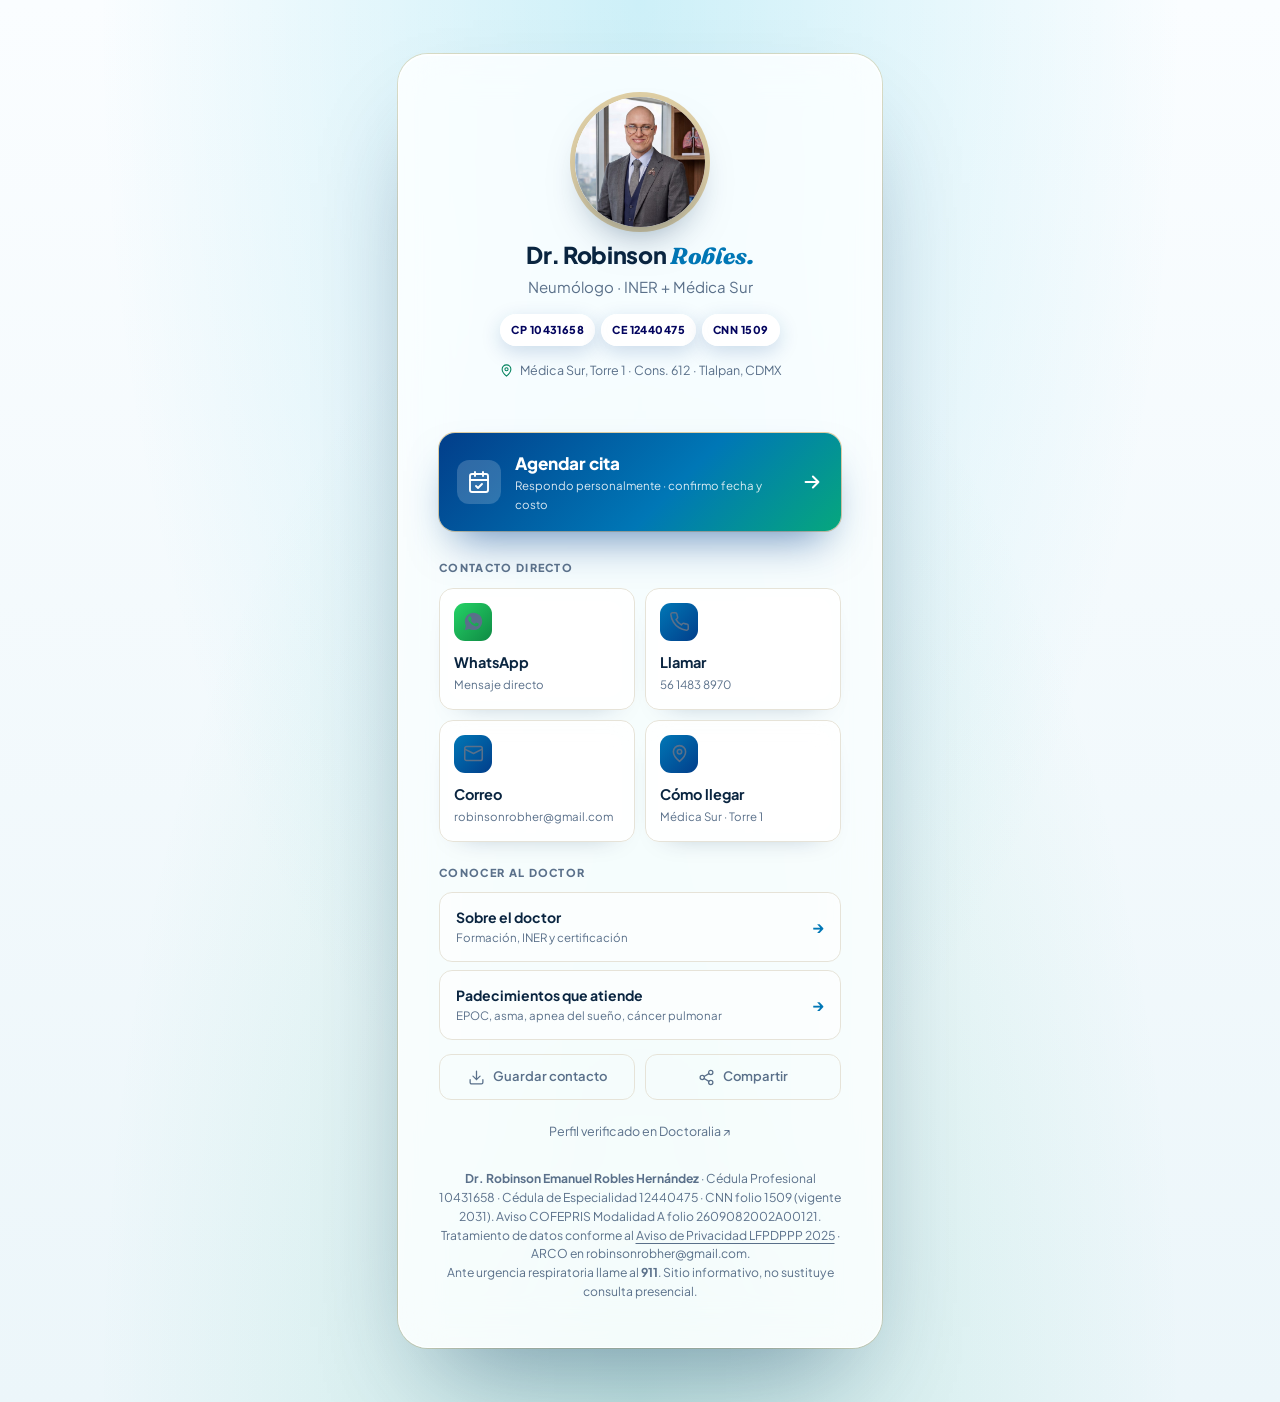
<file: contacto/index.html>
<!DOCTYPE html>
<html lang="es-MX">
<head>
  <meta charset="UTF-8">
  <!-- Google tag (gtag.js) -->
  <script async src="https://www.googletagmanager.com/gtag/js?id=G-ZT5Y3TRZ6E"></script>
  <script>
    window.dataLayer = window.dataLayer || [];
    function gtag(){dataLayer.push(arguments);}
    gtag('js', new Date());
    gtag('config', 'G-ZT5Y3TRZ6E');
  </script>
  <meta name="viewport" content="width=device-width, initial-scale=1.0, viewport-fit=cover">

  <title>Dr. Robinson Robles · Neumólogo CDMX — Respira Mejor</title>
  <meta name="description" content="Tarjeta digital del Dr. Robinson Robles, neumólogo en Médica Sur. Agenda tu cita, WhatsApp, ubicación y descarga de contacto.">
  <meta name="robots" content="noindex, nofollow">
  <meta name="theme-color" content="#0077b6" media="(prefers-color-scheme: light)">
  <meta name="theme-color" content="#03045e" media="(prefers-color-scheme: dark)">
  <meta name="format-detection" content="telephone=yes">

  <link rel="canonical" href="https://respiramejorcdmx.mx/contacto/">

  <meta property="og:type" content="website">
  <meta property="og:title" content="Dr. Robinson Robles · Neumólogo CDMX — Respira Mejor">
  <meta property="og:description" content="Tarjeta digital del consultorio. Agenda tu cita, WhatsApp, ubicación y descarga de contacto.">
  <meta property="og:url" content="https://respiramejorcdmx.mx/contacto/">
  <meta property="og:locale" content="es_MX">
  <meta property="og:image" content="https://respiramejorcdmx.mx/images/og-doctor.svg">

  <script type="application/ld+json">
  {
    "@context": "https://schema.org",
    "@type": ["MedicalClinic", "MedicalOrganization"],
    "@id": "https://respiramejorcdmx.mx/#organization",
    "name": "Respira Mejor — Consultorio del Dr. Robinson Robles",
    "url": "https://respiramejorcdmx.mx/",
    "image": "https://respiramejorcdmx.mx/images/og-doctor.svg",
    "telephone": "+5215614838970",
    "email": "robinsonrobher@gmail.com",
    "medicalSpecialty": "https://schema.org/Pulmonary",
    "address": { "@type": "PostalAddress", "streetAddress": "Puente de Piedra 150, Torre 1, Consultorio 612", "addressLocality": "Tlalpan", "addressRegion": "CDMX", "postalCode": "14050", "addressCountry": "MX" },
    "geo": { "@type": "GeoCoordinates", "latitude": 19.292000, "longitude": -99.173500 },
    "containedInPlace": { "@type": "Hospital", "name": "Hospital Médica Sur", "url": "https://www.medicasur.com.mx/" },
    "sameAs": [ "https://www.doctoralia.com.mx/robinson-robles/neumologo/ciudad-de-mexico" ]
  }
  </script>

  <link rel="icon" type="image/svg+xml" href="../images/favicon.svg">
  <link rel="apple-touch-icon" href="../images/favicon.svg">
  <link rel="manifest" href="../manifest.webmanifest">

  <link rel="preconnect" href="https://fonts.googleapis.com">
  <link rel="preconnect" href="https://fonts.gstatic.com" crossorigin>
  <link rel="stylesheet" href="https://fonts.googleapis.com/css2?family=Plus+Jakarta+Sans:wght@400;500;600;700;800&family=Fraunces:ital,wght@1,500;1,600&display=swap" media="print" onload="this.media='all'">
  <noscript><link rel="stylesheet" href="https://fonts.googleapis.com/css2?family=Plus+Jakarta+Sans:wght@400;500;600;700;800&family=Fraunces:ital,wght@1,500;1,600&display=swap"></noscript>

  <link rel="stylesheet" href="../css/tokens.css">
  <link rel="stylesheet" href="../css/site.css">
  <link rel="stylesheet" href="../css/premium.css">
</head>
<body>
  <main class="linktree">
   <div class="lt-shell">
    <div class="linktree__brand">
      <div class="lt-photo">
        <img src="../images/dr-robles-sobre.jpg" alt="Dr. Robinson Robles, neumólogo en Médica Sur" width="675" height="1200" fetchpriority="high" decoding="async">
      </div>
      <h1 class="lt-name">Dr. Robinson <em>Robles.</em></h1>
      <p class="lt-tagline">Neumólogo · INER + Médica Sur</p>
      <div class="lt-creds" aria-label="Credenciales verificables">
        <span class="cred-glass">CP 10431658</span>
        <span class="cred-glass">CE 12440475</span>
        <span class="cred-glass">CNN 1509</span>
      </div>
      <p class="lt-loc">
        <svg viewBox="0 0 24 24" fill="none" stroke="currentColor" stroke-width="1.7" stroke-linecap="round" stroke-linejoin="round" aria-hidden="true"><path d="M12 21s-7-5.7-7-11a7 7 0 0 1 14 0c0 5.3-7 11-7 11Z"/><circle cx="12" cy="10" r="2.5"/></svg>
        Médica Sur, Torre 1 · Cons. 612 · Tlalpan, CDMX
      </p>
    </div>

    <!-- ===== Acción primaria: Agendar (abre el modal global) ===== -->
    <button type="button" class="lt-primary" data-agendar-open aria-haspopup="dialog">
      <span class="lt-primary__ic" aria-hidden="true"><svg viewBox="0 0 24 24" fill="none" stroke="currentColor" stroke-width="1.9" stroke-linecap="round" stroke-linejoin="round"><rect x="3" y="4" width="18" height="18" rx="2"/><path d="M16 2v4M8 2v4M3 10h18"/><path d="m9 16 2 2 4-4"/></svg></span>
      <span class="lt-primary__txt"><b>Agendar cita</b><span>Respondo personalmente · confirmo fecha y costo</span></span>
      <span class="lt-primary__arr" aria-hidden="true"><svg viewBox="0 0 24 24" fill="none" stroke="currentColor" stroke-width="2.2" stroke-linecap="round" stroke-linejoin="round"><path d="M5 12h14M13 6l6 6-6 6"/></svg></span>
    </button>

    <!-- ===== Contacto directo (secundario) ===== -->
    <p class="lt-eyebrow">Contacto directo</p>
    <div class="lt-grid">
      <a class="lt-tile lt-tile--wa" href="https://wa.me/5215614838970?text=Hola%2C%20me%20gustar%C3%ADa%20agendar%20una%20consulta%20de%20neumolog%C3%ADa.&utm_source=qr-receta&utm_medium=cedula-digital" data-event="whatsapp">
        <span class="lt-tile__ic" aria-hidden="true"><svg viewBox="0 0 24 24" fill="currentColor"><path d="M12.04 2C6.58 2 2.13 6.45 2.13 11.91c0 1.75.46 3.46 1.32 4.97L2 22l5.25-1.38a9.9 9.9 0 0 0 4.79 1.22h.01c5.46 0 9.9-4.45 9.9-9.91 0-2.65-1.03-5.14-2.9-7.01A9.82 9.82 0 0 0 12.04 2Zm5.8 14.04c-.25.7-1.44 1.33-1.99 1.41-.53.08-1.17.11-1.89-.12-.43-.14-.99-.32-1.7-.63-2.99-1.29-4.95-4.3-5.1-4.5-.15-.2-1.22-1.62-1.22-3.1 0-1.48.78-2.2 1.05-2.5.27-.3.59-.37.79-.37.2 0 .39 0 .56.01.18.01.42-.07.66.5.25.59.84 2.04.91 2.19.07.15.12.32.02.52-.1.2-.15.32-.3.5-.15.17-.31.39-.45.52-.15.15-.3.31-.13.6.17.3.76 1.25 1.63 2.02 1.12 1 2.07 1.31 2.36 1.46.3.15.47.12.64-.07.17-.2.74-.86.94-1.16.2-.3.39-.25.66-.15.27.1 1.72.81 2.01.96.3.15.5.22.57.35.07.12.07.72-.18 1.42Z"/></svg></span>
        <b>WhatsApp</b><span>Mensaje directo</span>
      </a>
      <a class="lt-tile" href="tel:+5215614838970" data-event="phone">
        <span class="lt-tile__ic" aria-hidden="true"><svg viewBox="0 0 24 24" fill="none" stroke="currentColor" stroke-width="1.8" stroke-linecap="round" stroke-linejoin="round"><path d="M22 16.92v3a2 2 0 0 1-2.18 2 19.79 19.79 0 0 1-8.63-3.07 19.5 19.5 0 0 1-6-6 19.79 19.79 0 0 1-3.07-8.67A2 2 0 0 1 4.11 2h3a2 2 0 0 1 2 1.72c.13.96.36 1.9.7 2.81a2 2 0 0 1-.45 2.11L8.09 9.91a16 16 0 0 0 6 6l1.27-1.27a2 2 0 0 1 2.11-.45c.91.34 1.85.57 2.81.7A2 2 0 0 1 22 16.92Z"/></svg></span>
        <b>Llamar</b><span>56 1483 8970</span>
      </a>
      <a class="lt-tile" href="mailto:robinsonrobher@gmail.com?subject=Solicitud%20de%20cita%20-%20Neumolog%C3%ADa" data-event="email">
        <span class="lt-tile__ic" aria-hidden="true"><svg viewBox="0 0 24 24" fill="none" stroke="currentColor" stroke-width="1.8" stroke-linecap="round" stroke-linejoin="round"><rect x="2" y="4" width="20" height="16" rx="2"/><path d="m22 7-10 5L2 7"/></svg></span>
        <b>Correo</b><span>robinsonrobher@gmail.com</span>
      </a>
      <a class="lt-tile" href="https://www.google.com/maps/search/?api=1&query=Hospital+M%C3%A9dica+Sur+Puente+de+Piedra+150+Tlalpan" rel="external noopener" data-event="maps">
        <span class="lt-tile__ic" aria-hidden="true"><svg viewBox="0 0 24 24" fill="none" stroke="currentColor" stroke-width="1.8" stroke-linecap="round" stroke-linejoin="round"><path d="M12 21s-7-5.7-7-11a7 7 0 0 1 14 0c0 5.3-7 11-7 11Z"/><circle cx="12" cy="10" r="2.5"/></svg></span>
        <b>Cómo llegar</b><span>Médica Sur · Torre 1</span>
      </a>
    </div>

    <!-- ===== Conocer al doctor (terciario) ===== -->
    <p class="lt-eyebrow">Conocer al doctor</p>
    <div class="lt-links">
      <a class="lt-link" href="../sobre-el-doctor/index.html">
        <span class="lt-link__txt"><b>Sobre el doctor</b><span>Formación, INER y certificación</span></span>
        <span class="lt-link__arr" aria-hidden="true">→</span>
      </a>
      <a class="lt-link" href="../index.html#padecimientos">
        <span class="lt-link__txt"><b>Padecimientos que atiende</b><span>EPOC, asma, apnea del sueño, cáncer pulmonar</span></span>
        <span class="lt-link__arr" aria-hidden="true">→</span>
      </a>
    </div>

    <!-- ===== Utilidades ===== -->
    <div class="lt-utils">
      <a class="lt-util" href="../dr-robles.vcf" download="Dr-Robinson-Robles.vcf" data-event="vcard">
        <svg viewBox="0 0 24 24" fill="none" stroke="currentColor" stroke-width="1.8" stroke-linecap="round" stroke-linejoin="round" aria-hidden="true"><path d="M21 15v4a2 2 0 0 1-2 2H5a2 2 0 0 1-2-2v-4"/><path d="M7 10l5 5 5-5M12 15V3"/></svg>
        Guardar contacto
      </a>
      <button type="button" class="lt-util" id="shareBtn" data-event="share">
        <svg viewBox="0 0 24 24" fill="none" stroke="currentColor" stroke-width="1.8" stroke-linecap="round" stroke-linejoin="round" aria-hidden="true"><circle cx="18" cy="5" r="3"/><circle cx="6" cy="12" r="3"/><circle cx="18" cy="19" r="3"/><path d="m8.6 13.5 6.8 4M15.4 6.5l-6.8 4"/></svg>
        Compartir
      </button>
    </div>
    <p class="lt-doctoralia"><a href="https://www.doctoralia.com.mx/robinson-robles/neumologo/ciudad-de-mexico" rel="external noopener">Perfil verificado en Doctoralia ↗</a></p>

    <p class="lt-foot">
      <strong>Dr. Robinson Emanuel Robles Hernández</strong> · Cédula Profesional 10431658 · Cédula de Especialidad 12440475 · CNN folio 1509 (vigente 2031). Aviso COFEPRIS Modalidad A folio 2609082002A00121.<br>
      Tratamiento de datos conforme al <a href="../aviso-de-privacidad/index.html">Aviso de Privacidad LFPDPPP 2025</a> · ARCO en robinsonrobher@gmail.com.<br>
      Ante urgencia respiratoria llame al <strong>911</strong>. Sitio informativo, no sustituye consulta presencial.
    </p>
   </div>
  </main>

  <div class="toast" id="toast" role="status" aria-live="polite">Enlace copiado al portapapeles</div>

  <!-- ===== Modal global: Agendar cita ===== -->
  <dialog class="ag-modal" id="agendarModal" aria-labelledby="agModalTitle">
    <div class="ag-modal__inner">
      <button type="button" class="ag-modal__close" data-ag-close aria-label="Cerrar ventana de agendar">
        <svg viewBox="0 0 24 24" fill="none" stroke="currentColor" stroke-width="2" stroke-linecap="round" aria-hidden="true"><path d="M18 6 6 18M6 6l12 12"/></svg>
      </button>
      <div class="ag-modal__head">
        <span class="ag-modal__eyebrow">Agenda tu consulta</span>
        <h2 class="ag-modal__title" id="agModalTitle">Elige cómo prefieres <em>agendar</em></h2>
        <p class="ag-modal__sub">Respondo personalmente y te confirmo fecha, costo y preparación según tu caso.</p>
      </div>
      <div class="ag-modal__grid">
        <a class="ag-opt ag-opt--wa" href="https://wa.me/5215614838970?text=Hola%2C%20me%20gustar%C3%ADa%20agendar%20una%20consulta%20de%20neumolog%C3%ADa.&utm_source=qr-receta&utm_medium=cedula-digital">
          <span class="ag-opt__ic" aria-hidden="true"><svg viewBox="0 0 24 24" fill="currentColor"><path d="M12.04 2C6.58 2 2.13 6.45 2.13 11.91c0 1.75.46 3.46 1.32 4.97L2 22l5.25-1.38a9.9 9.9 0 0 0 4.79 1.22h.01c5.46 0 9.9-4.45 9.9-9.91 0-2.65-1.03-5.14-2.9-7.01A9.82 9.82 0 0 0 12.04 2Zm5.8 14.04c-.25.7-1.44 1.33-1.99 1.41-.53.08-1.17.11-1.89-.12-.43-.14-.99-.32-1.7-.63-2.99-1.29-4.95-4.3-5.1-4.5-.15-.2-1.22-1.62-1.22-3.1 0-1.48.78-2.2 1.05-2.5.27-.3.59-.37.79-.37.2 0 .39 0 .56.01.18.01.42-.07.66.5.25.59.84 2.04.91 2.19.07.15.12.32.02.52-.1.2-.15.32-.3.5-.15.17-.31.39-.45.52-.15.15-.3.31-.13.6.17.3.76 1.25 1.63 2.02 1.12 1 2.07 1.31 2.36 1.46.3.15.47.12.64-.07.17-.2.74-.86.94-1.16.2-.3.39-.25.66-.15.27.1 1.72.81 2.01.96.3.15.5.22.57.35.07.12.07.72-.18 1.42Z"/></svg></span>
          <span class="ag-opt__txt"><b>WhatsApp</b><span>Respuesta en minutos · horario hábil</span></span>
          <span class="ag-opt__arr" aria-hidden="true"><svg viewBox="0 0 24 24" fill="none" stroke="currentColor" stroke-width="2" stroke-linecap="round" stroke-linejoin="round"><path d="M5 12h14M13 6l6 6-6 6"/></svg></span>
        </a>
        <a class="ag-opt ag-opt--cal" href="https://cal.com/robinson-emmanuel-robles-hernandez-t5xhzw" target="_blank" rel="noopener">
          <span class="ag-opt__ic" aria-hidden="true"><svg viewBox="0 0 24 24" fill="none" stroke="currentColor" stroke-width="1.8" stroke-linecap="round" stroke-linejoin="round"><rect x="3" y="4" width="18" height="18" rx="2"/><path d="M16 2v4M8 2v4M3 10h18"/><path d="m9 16 2 2 4-4"/></svg></span>
          <span class="ag-opt__txt"><b>Agendar en línea</b><span>Calendario en línea · disponible 24/7</span></span>
          <span class="ag-opt__arr" aria-hidden="true"><svg viewBox="0 0 24 24" fill="none" stroke="currentColor" stroke-width="2" stroke-linecap="round" stroke-linejoin="round"><path d="M5 12h14M13 6l6 6-6 6"/></svg></span>
        </a>
        <a class="ag-opt" href="tel:+5215614838970">
          <span class="ag-opt__ic" aria-hidden="true"><svg viewBox="0 0 24 24" fill="none" stroke="currentColor" stroke-width="1.8" stroke-linecap="round" stroke-linejoin="round"><path d="M22 16.92v3a2 2 0 0 1-2.18 2 19.79 19.79 0 0 1-8.63-3.07 19.5 19.5 0 0 1-6-6 19.79 19.79 0 0 1-3.07-8.67A2 2 0 0 1 4.11 2h3a2 2 0 0 1 2 1.72c.13.96.36 1.9.7 2.81a2 2 0 0 1-.45 2.11L8.09 9.91a16 16 0 0 0 6 6l1.27-1.27a2 2 0 0 1 2.11-.45c.91.34 1.85.57 2.81.7A2 2 0 0 1 22 16.92Z"/></svg></span>
          <span class="ag-opt__txt"><b>Llamada directa</b><span>Médica Sur · línea consultorio</span></span>
          <span class="ag-opt__arr" aria-hidden="true"><svg viewBox="0 0 24 24" fill="none" stroke="currentColor" stroke-width="2" stroke-linecap="round" stroke-linejoin="round"><path d="M5 12h14M13 6l6 6-6 6"/></svg></span>
        </a>
        <a class="ag-opt" href="mailto:robinsonrobher@gmail.com?subject=Solicitud%20de%20cita%20-%20Neumolog%C3%ADa">
          <span class="ag-opt__ic" aria-hidden="true"><svg viewBox="0 0 24 24" fill="none" stroke="currentColor" stroke-width="1.8" stroke-linecap="round" stroke-linejoin="round"><rect x="2" y="4" width="20" height="16" rx="2"/><path d="m22 7-10 5L2 7"/></svg></span>
          <span class="ag-opt__txt"><b>Correo electrónico</b><span>Para casos no urgentes</span></span>
          <span class="ag-opt__arr" aria-hidden="true"><svg viewBox="0 0 24 24" fill="none" stroke="currentColor" stroke-width="2" stroke-linecap="round" stroke-linejoin="round"><path d="M5 12h14M13 6l6 6-6 6"/></svg></span>
        </a>
      </div>
      <p class="ag-modal__foot">
        <svg viewBox="0 0 24 24" fill="none" stroke="currentColor" stroke-width="1.7" stroke-linecap="round" stroke-linejoin="round" aria-hidden="true"><path d="M12 22s8-4 8-10V5l-8-3-8 3v7c0 6 8 10 8 10Z"/><path d="m9 12 2 2 4-4"/></svg>
        Urgencias respiratorias: acude a tu hospital más cercano o llama al <a href="tel:911">911</a>.
      </p>
    </div>
  </dialog>

  <script>
  (function() {
    var btn = document.getElementById('shareBtn');
    var toast = document.getElementById('toast');
    if (!btn) return;
    btn.addEventListener('click', async function() {
      var data = {
        title: 'Dr. Robinson Robles · Neumólogo CDMX',
        text: 'Tarjeta de contacto del Dr. Robinson Robles, neumólogo en INER y Médica Sur.',
        url: 'https://respiramejorcdmx.mx/contacto/'
      };
      if (navigator.share) {
        try { await navigator.share(data); } catch (_) {}
      } else if (navigator.clipboard) {
        try {
          await navigator.clipboard.writeText(data.url);
          toast.classList.add('is-visible');
          setTimeout(function(){ toast.classList.remove('is-visible'); }, 2400);
        } catch (_) {
          window.prompt('Copiar enlace:', data.url);
        }
      } else {
        window.prompt('Copiar enlace:', data.url);
      }
    });
  })();
  </script>
  <script defer src="../js/agendar-modal.js"></script>
</body>
</html>
</file>
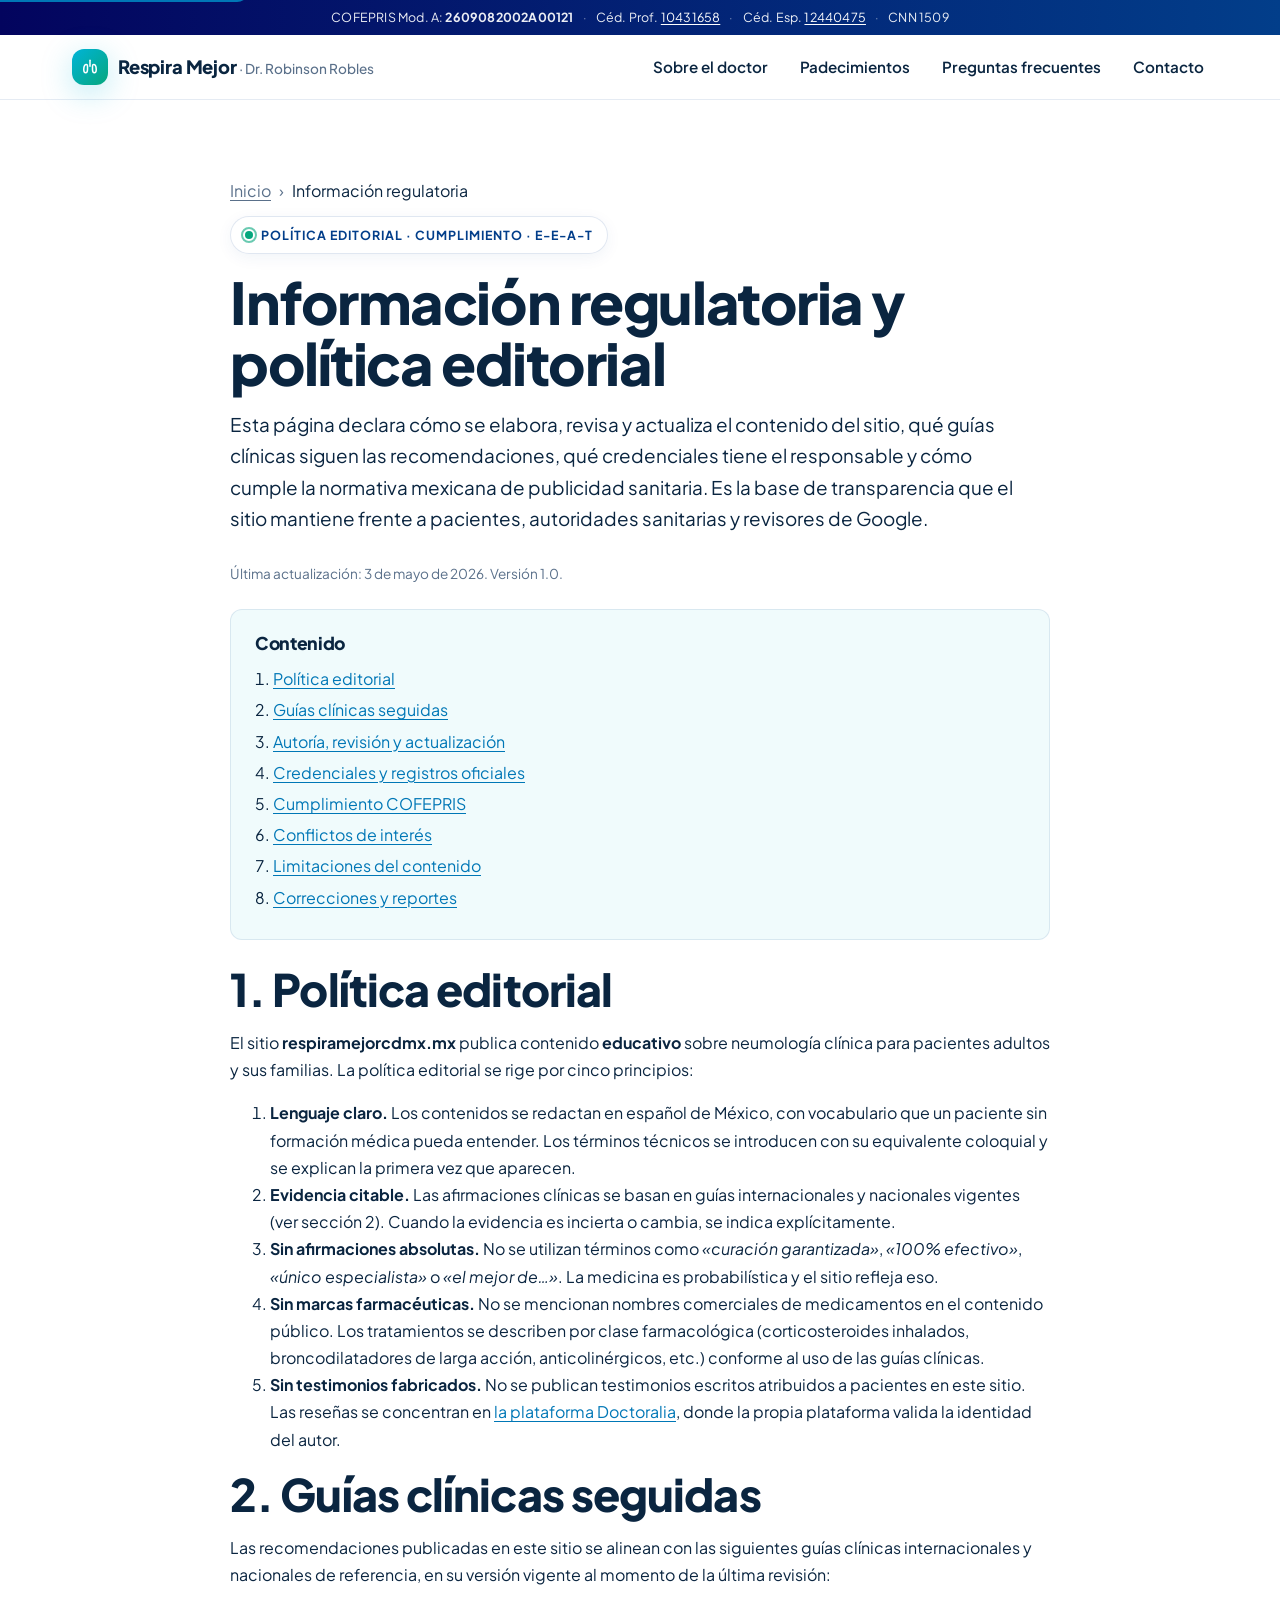
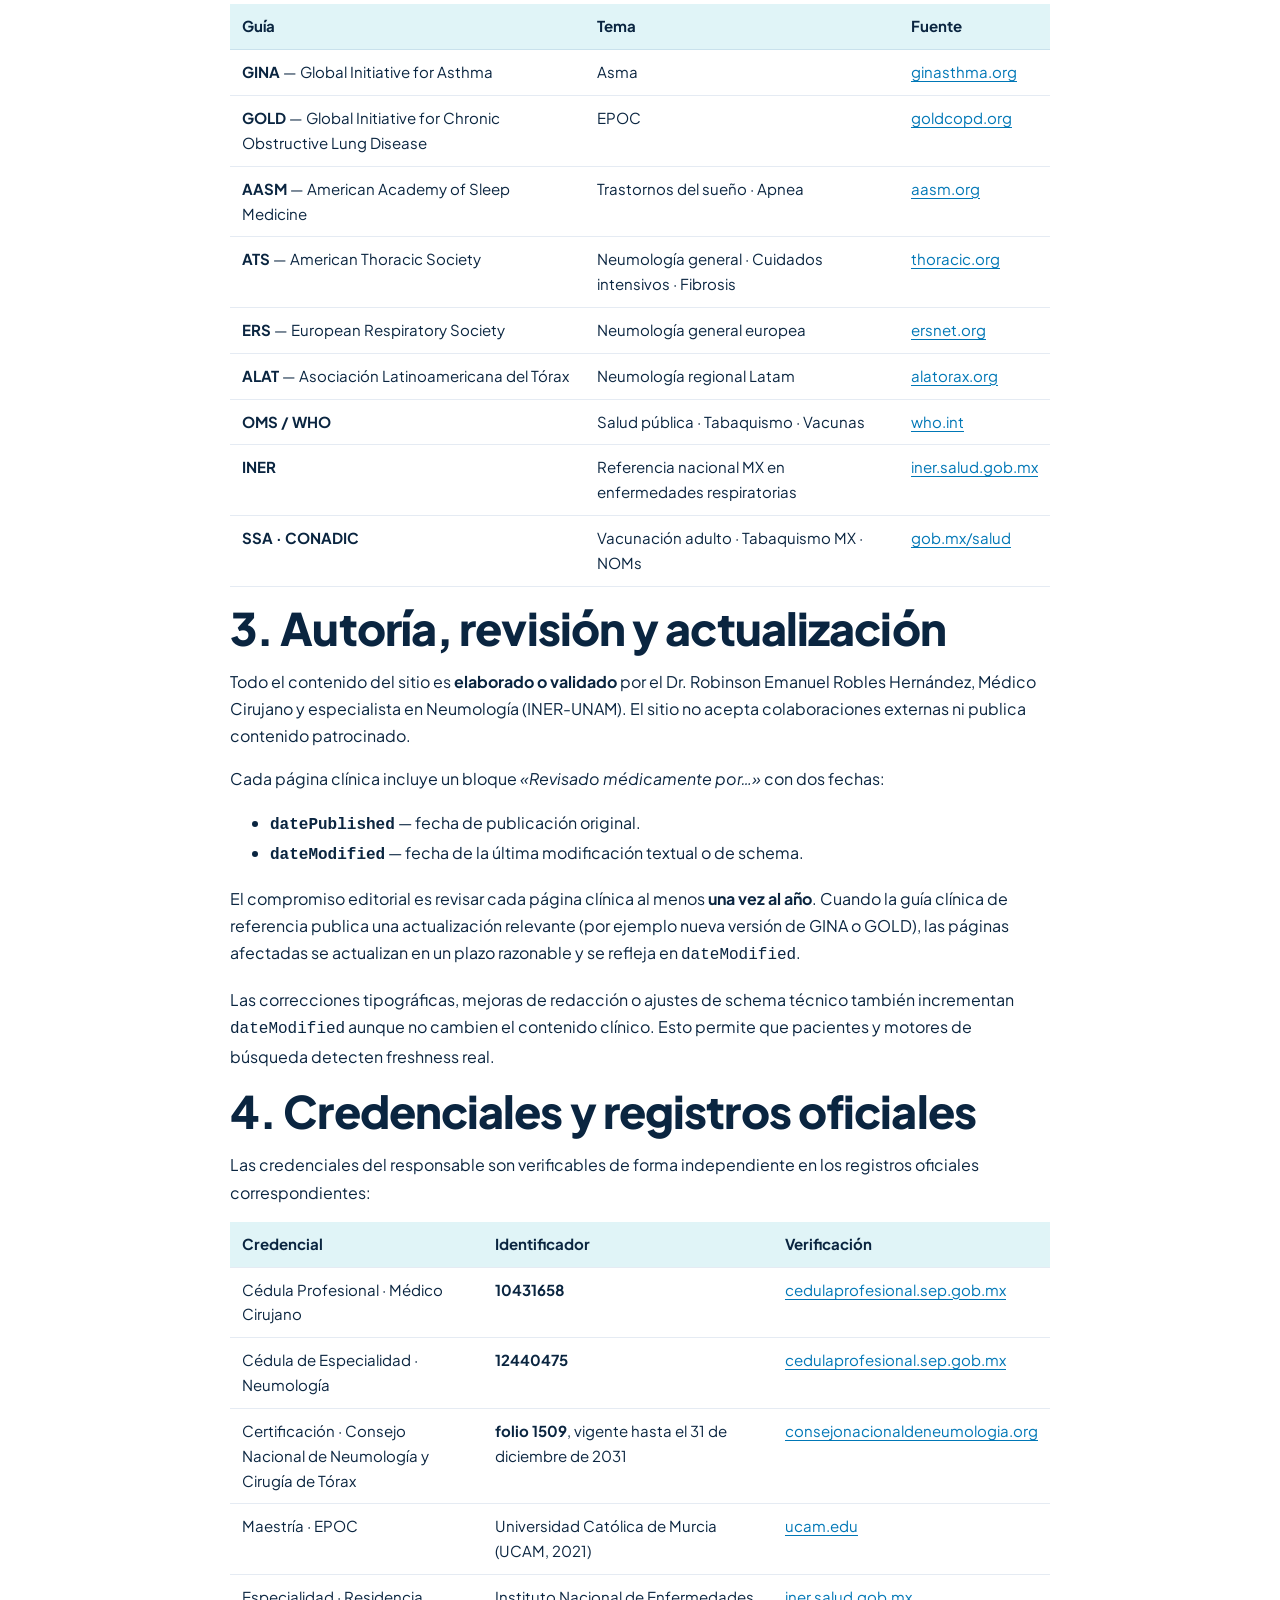
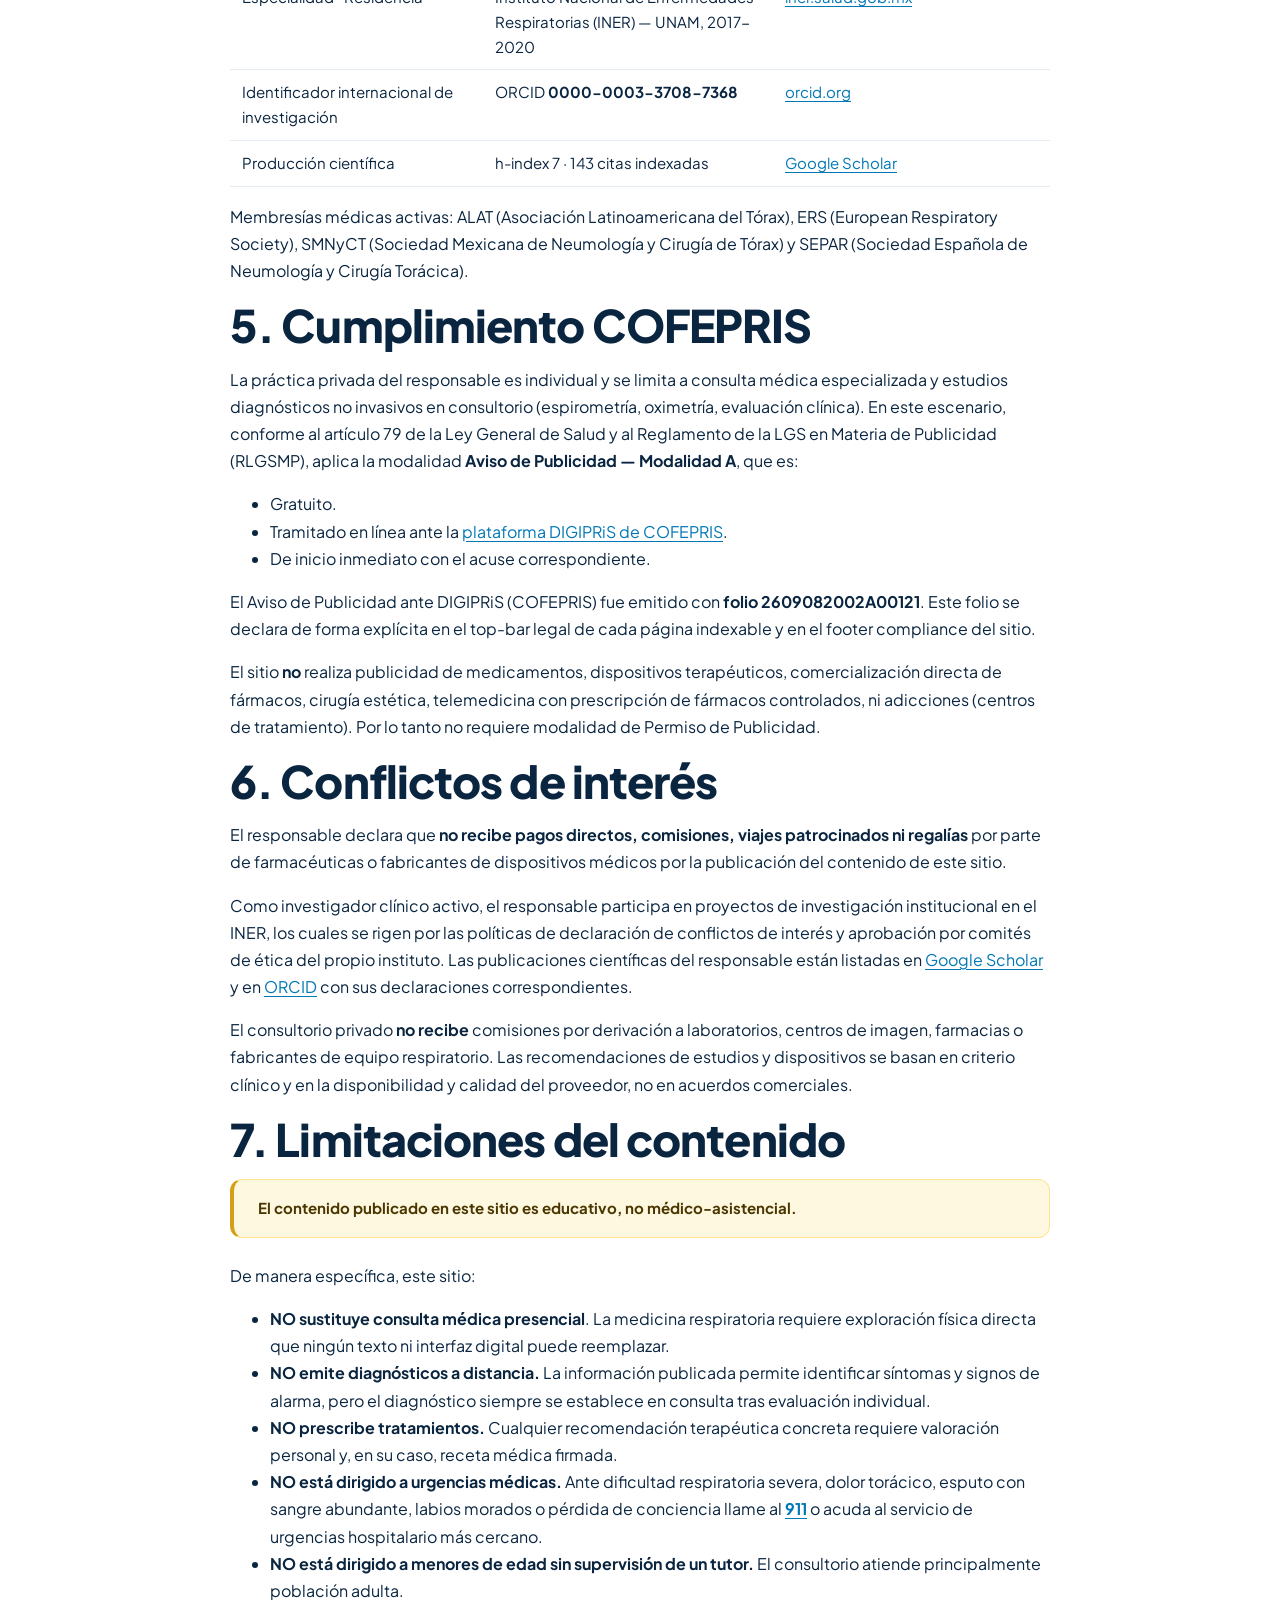
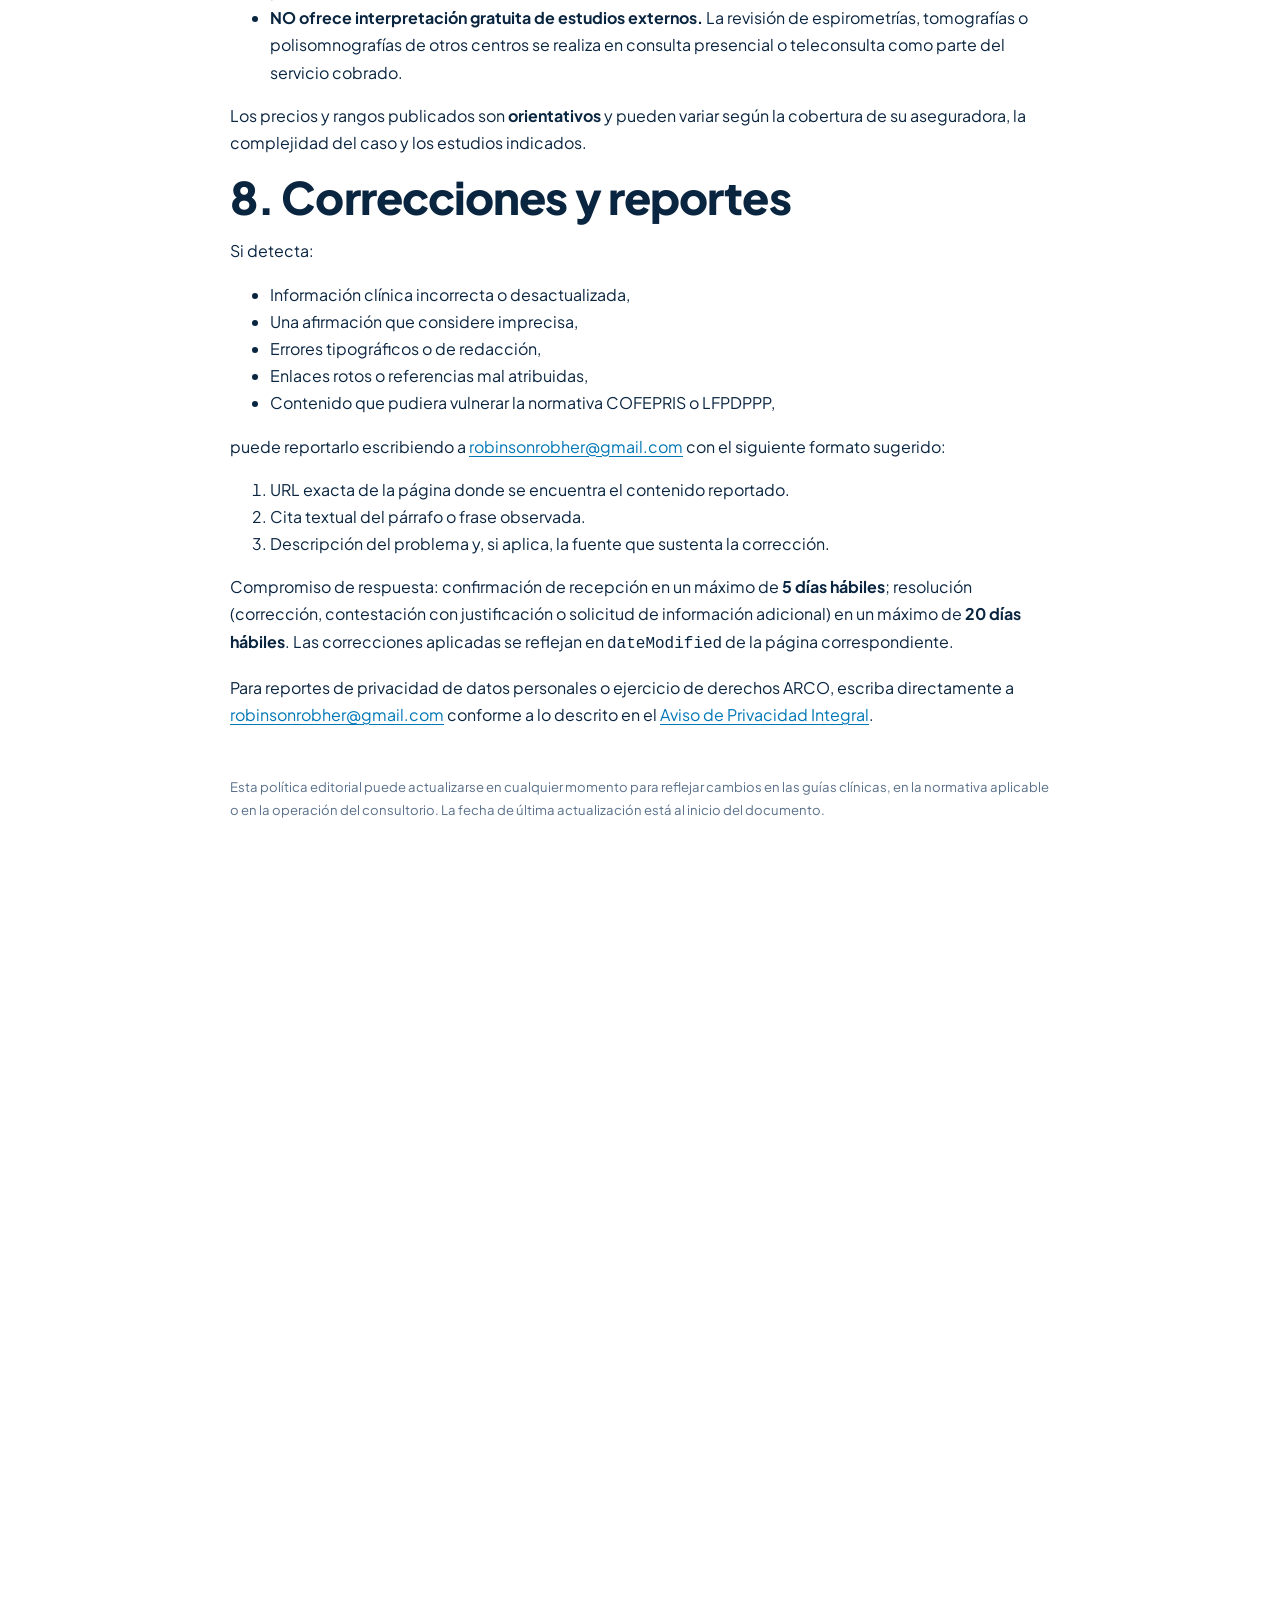
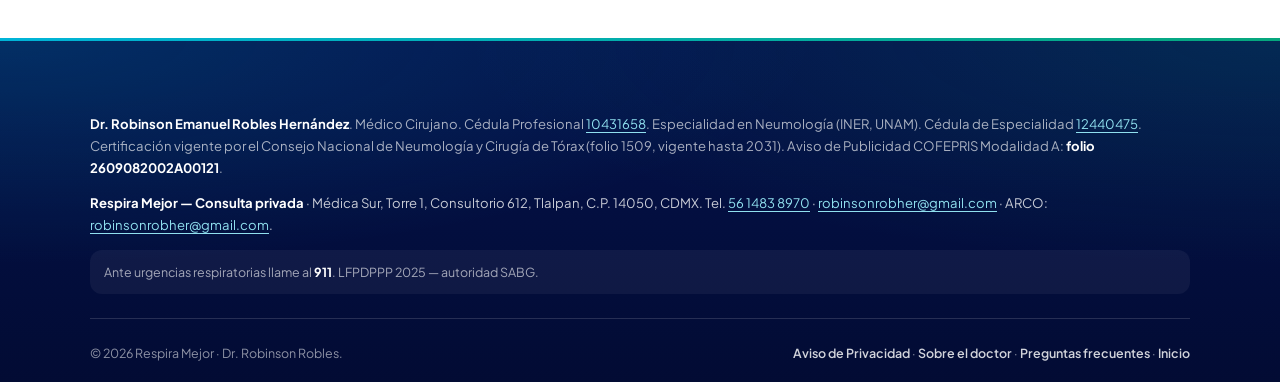
<file: informacion-regulatoria/index.html>
<!DOCTYPE html>
<html lang="es-MX">
<head>
  <meta charset="UTF-8">
  <!-- Google tag (gtag.js) -->
  <script async src="https://www.googletagmanager.com/gtag/js?id=G-ZT5Y3TRZ6E"></script>
  <script>
    window.dataLayer = window.dataLayer || [];
    function gtag(){dataLayer.push(arguments);}
    gtag('js', new Date());
    gtag('config', 'G-ZT5Y3TRZ6E');
  </script>
  <meta name="viewport" content="width=device-width, initial-scale=1.0, viewport-fit=cover">

  <title>Información regulatoria y política editorial | Respira Mejor</title>
  <meta name="description" content="Política editorial, guías clínicas, autoría y revisión, credenciales verificables, cumplimiento COFEPRIS, conflictos de interés y limitaciones del contenido del sitio del Dr. Robinson Robles.">
  <meta name="robots" content="noindex, follow">
  <meta name="theme-color" content="#0077b6">

  <link rel="canonical" href="https://respiramejorcdmx.mx/informacion-regulatoria/">

  <meta property="og:type" content="website">
  <meta property="og:title" content="Información regulatoria y política editorial | Respira Mejor">
  <meta property="og:description" content="Política editorial, guías clínicas seguidas, credenciales verificables y cumplimiento normativo del sitio.">
  <meta property="og:url" content="https://respiramejorcdmx.mx/informacion-regulatoria/">
  <meta property="og:locale" content="es_MX">
  <meta property="og:image" content="https://respiramejorcdmx.mx/images/og-doctor.svg">

  <link rel="icon" type="image/svg+xml" href="../images/favicon.svg">
  <link rel="apple-touch-icon" href="../images/favicon.svg">
  <link rel="manifest" href="../manifest.webmanifest">

  <link rel="preconnect" href="https://fonts.googleapis.com">
  <link rel="preconnect" href="https://fonts.gstatic.com" crossorigin>
  <link rel="stylesheet" href="https://fonts.googleapis.com/css2?family=Plus+Jakarta+Sans:wght@400;500;600;700;800&family=Fraunces:ital,wght@1,500;1,600&display=swap" media="print" onload="this.media='all'">
  <noscript><link rel="stylesheet" href="https://fonts.googleapis.com/css2?family=Plus+Jakarta+Sans:wght@400;500;600;700;800&family=Fraunces:ital,wght@1,500;1,600&display=swap"></noscript>

  <script type="application/ld+json">
  {
    "@context": "https://schema.org",
    "@type": "MedicalWebPage",
    "name": "Información regulatoria y política editorial | Respira Mejor",
    "url": "https://respiramejorcdmx.mx/informacion-regulatoria/",
    "inLanguage": "es-MX",
    "isPartOf": { "@id": "https://respiramejorcdmx.mx/#website" },
    "reviewedBy": { "@id": "https://respiramejorcdmx.mx/#physician" },
    "about": { "@id": "https://respiramejorcdmx.mx/#organization" }
  }
  </script>

  <link rel="stylesheet" href="../css/tokens.css">
  <link rel="stylesheet" href="../css/site.css">
  <link rel="stylesheet" href="../css/premium.css">
</head>
<body>
  <script>document.body.classList.add('js-enabled');</script>

  <a class="skip-link" href="#main">Saltar al contenido principal</a>

  <div class="top-bar-legal" role="region" aria-label="Cumplimiento sanitario">
    <span>COFEPRIS Mod. A: <strong>2609082002A00121</strong></span>
    <span class="sep" aria-hidden="true">·</span>
    <span>Céd. Prof. <a href="https://www.cedulaprofesional.sep.gob.mx/" rel="external noopener">10431658</a></span>
    <span class="sep" aria-hidden="true">·</span>
    <span>Céd. Esp. <a href="https://www.cedulaprofesional.sep.gob.mx/" rel="external noopener">12440475</a></span>
    <span class="sep" aria-hidden="true">·</span>
    <span>CNN 1509</span>
  </div>

  <nav class="navbar" id="mainNav" aria-label="Navegación principal">
    <div class="navbar__container">
      <a href="../index.html" class="navbar__brand" aria-label="Respira Mejor — Inicio">
        <span class="navbar__brand-mark" aria-hidden="true">
          <svg viewBox="0 0 24 24" width="20" height="20" fill="none" stroke="currentColor" stroke-width="1.8" stroke-linecap="round" stroke-linejoin="round"><path d="M12 4v7"/><path d="M9 11c0-1.6-1.3-2.5-2.5-1.8C5 10 4.5 12.5 4.5 15c0 2 .4 4 2.3 4S9 17 9 15Z"/><path d="M15 11c0-1.6 1.3-2.5 2.5-1.8C19 10 19.5 12.5 19.5 15c0 2-.4 4-2.3 4S15 17 15 15Z"/></svg>
        </span>
        <span>Respira Mejor <span class="navbar__brand-suffix">· Dr. Robinson Robles</span></span>
      </a>
      <button class="navbar__toggler" type="button" aria-label="Abrir menú" aria-expanded="false" aria-controls="navMenu">
        <span class="bar" aria-hidden="true"></span>
        <span class="bar" aria-hidden="true"></span>
        <span class="bar" aria-hidden="true"></span>
      </button>
      <ul class="navbar__menu" id="navMenu">
        <li><a href="../sobre-el-doctor/index.html">Sobre el doctor</a></li>
        <li><a href="../index.html#padecimientos">Padecimientos</a></li>
        <li><a href="../preguntas-frecuentes/index.html">Preguntas frecuentes</a></li>
        <li><a href="../contacto/index.html">Contacto</a></li>
      </ul>
    </div>
  </nav>

  <main id="main" class="legal">
    <section class="section section--tight">
      <div class="container container--narrow">

        <nav aria-label="Breadcrumb" style="margin-bottom: 12px;">
          <ol style="list-style: none; padding: 0; margin: 0; display: flex; gap: 8px; font-size: .85rem; color: var(--ink-muted);">
            <li><a href="../index.html" style="color: inherit;">Inicio</a></li>
            <li aria-hidden="true">›</li>
            <li><span style="color: var(--ink);">Información regulatoria</span></li>
          </ol>
        </nav>

        <span class="badge-pill"><span class="pulse" aria-hidden="true"></span>Política editorial · Cumplimiento · E-E-A-T</span>
        <h1 style="margin-top: 18px;">Información regulatoria y política editorial</h1>
        <p class="lead-pro">
          Esta página declara cómo se elabora, revisa y actualiza el contenido del sitio, qué guías clínicas siguen las recomendaciones, qué credenciales tiene el responsable y cómo cumple la normativa mexicana de publicidad sanitaria. Es la base de transparencia que el sitio mantiene frente a pacientes, autoridades sanitarias y revisores de Google.
        </p>
        <p class="muted" style="font-size: .85rem;">
          Última actualización: 3 de mayo de 2026. Versión 1.0.
        </p>

        <div class="toc-block">
          <h2>Contenido</h2>
          <ol>
            <li><a href="#politica">Política editorial</a></li>
            <li><a href="#guias">Guías clínicas seguidas</a></li>
            <li><a href="#autoria">Autoría, revisión y actualización</a></li>
            <li><a href="#credenciales">Credenciales y registros oficiales</a></li>
            <li><a href="#cofepris">Cumplimiento COFEPRIS</a></li>
            <li><a href="#conflictos">Conflictos de interés</a></li>
            <li><a href="#limitaciones">Limitaciones del contenido</a></li>
            <li><a href="#correcciones">Correcciones y reportes</a></li>
          </ol>
        </div>

        <h2 id="politica">1. Política editorial</h2>
        <p>El sitio <strong>respiramejorcdmx.mx</strong> publica contenido <strong>educativo</strong> sobre neumología clínica para pacientes adultos y sus familias. La política editorial se rige por cinco principios:</p>
        <ol>
          <li><strong>Lenguaje claro.</strong> Los contenidos se redactan en español de México, con vocabulario que un paciente sin formación médica pueda entender. Los términos técnicos se introducen con su equivalente coloquial y se explican la primera vez que aparecen.</li>
          <li><strong>Evidencia citable.</strong> Las afirmaciones clínicas se basan en guías internacionales y nacionales vigentes (ver sección 2). Cuando la evidencia es incierta o cambia, se indica explícitamente.</li>
          <li><strong>Sin afirmaciones absolutas.</strong> No se utilizan términos como <em>«curación garantizada»</em>, <em>«100% efectivo»</em>, <em>«único especialista»</em> o <em>«el mejor de…»</em>. La medicina es probabilística y el sitio refleja eso.</li>
          <li><strong>Sin marcas farmacéuticas.</strong> No se mencionan nombres comerciales de medicamentos en el contenido público. Los tratamientos se describen por clase farmacológica (corticosteroides inhalados, broncodilatadores de larga acción, anticolinérgicos, etc.) conforme al uso de las guías clínicas.</li>
          <li><strong>Sin testimonios fabricados.</strong> No se publican testimonios escritos atribuidos a pacientes en este sitio. Las reseñas se concentran en <a href="https://www.doctoralia.com.mx/robinson-robles/neumologo/ciudad-de-mexico" rel="external noopener">la plataforma Doctoralia</a>, donde la propia plataforma valida la identidad del autor.</li>
        </ol>

        <h2 id="guias">2. Guías clínicas seguidas</h2>
        <p>Las recomendaciones publicadas en este sitio se alinean con las siguientes guías clínicas internacionales y nacionales de referencia, en su versión vigente al momento de la última revisión:</p>

        <table>
          <thead>
            <tr><th>Guía</th><th>Tema</th><th>Fuente</th></tr>
          </thead>
          <tbody>
            <tr><td><strong>GINA</strong> — Global Initiative for Asthma</td><td>Asma</td><td><a href="https://ginasthma.org/" rel="external noopener">ginasthma.org</a></td></tr>
            <tr><td><strong>GOLD</strong> — Global Initiative for Chronic Obstructive Lung Disease</td><td>EPOC</td><td><a href="https://goldcopd.org/" rel="external noopener">goldcopd.org</a></td></tr>
            <tr><td><strong>AASM</strong> — American Academy of Sleep Medicine</td><td>Trastornos del sueño · Apnea</td><td><a href="https://aasm.org/" rel="external noopener">aasm.org</a></td></tr>
            <tr><td><strong>ATS</strong> — American Thoracic Society</td><td>Neumología general · Cuidados intensivos · Fibrosis</td><td><a href="https://www.thoracic.org/" rel="external noopener">thoracic.org</a></td></tr>
            <tr><td><strong>ERS</strong> — European Respiratory Society</td><td>Neumología general europea</td><td><a href="https://www.ersnet.org/" rel="external noopener">ersnet.org</a></td></tr>
            <tr><td><strong>ALAT</strong> — Asociación Latinoamericana del Tórax</td><td>Neumología regional Latam</td><td><a href="https://alatorax.org/" rel="external noopener">alatorax.org</a></td></tr>
            <tr><td><strong>OMS / WHO</strong></td><td>Salud pública · Tabaquismo · Vacunas</td><td><a href="https://www.who.int/" rel="external noopener">who.int</a></td></tr>
            <tr><td><strong>INER</strong></td><td>Referencia nacional MX en enfermedades respiratorias</td><td><a href="https://www.iner.salud.gob.mx/" rel="external noopener">iner.salud.gob.mx</a></td></tr>
            <tr><td><strong>SSA · CONADIC</strong></td><td>Vacunación adulto · Tabaquismo MX · NOMs</td><td><a href="https://www.gob.mx/salud" rel="external noopener">gob.mx/salud</a></td></tr>
          </tbody>
        </table>

        <h2 id="autoria">3. Autoría, revisión y actualización</h2>
        <p>Todo el contenido del sitio es <strong>elaborado o validado</strong> por el Dr. Robinson Emanuel Robles Hernández, Médico Cirujano y especialista en Neumología (INER-UNAM). El sitio no acepta colaboraciones externas ni publica contenido patrocinado.</p>
        <p>Cada página clínica incluye un bloque <em>«Revisado médicamente por…»</em> con dos fechas:</p>
        <ul>
          <li><strong><code>datePublished</code></strong> — fecha de publicación original.</li>
          <li><strong><code>dateModified</code></strong> — fecha de la última modificación textual o de schema.</li>
        </ul>
        <p>El compromiso editorial es revisar cada página clínica al menos <strong>una vez al año</strong>. Cuando la guía clínica de referencia publica una actualización relevante (por ejemplo nueva versión de GINA o GOLD), las páginas afectadas se actualizan en un plazo razonable y se refleja en <code>dateModified</code>.</p>
        <p>Las correcciones tipográficas, mejoras de redacción o ajustes de schema técnico también incrementan <code>dateModified</code> aunque no cambien el contenido clínico. Esto permite que pacientes y motores de búsqueda detecten freshness real.</p>

        <h2 id="credenciales">4. Credenciales y registros oficiales</h2>
        <p>Las credenciales del responsable son verificables de forma independiente en los registros oficiales correspondientes:</p>

        <table>
          <thead>
            <tr><th>Credencial</th><th>Identificador</th><th>Verificación</th></tr>
          </thead>
          <tbody>
            <tr>
              <td>Cédula Profesional · Médico Cirujano</td>
              <td><strong>10431658</strong></td>
              <td><a href="https://www.cedulaprofesional.sep.gob.mx/" rel="external noopener">cedulaprofesional.sep.gob.mx</a></td>
            </tr>
            <tr>
              <td>Cédula de Especialidad · Neumología</td>
              <td><strong>12440475</strong></td>
              <td><a href="https://www.cedulaprofesional.sep.gob.mx/" rel="external noopener">cedulaprofesional.sep.gob.mx</a></td>
            </tr>
            <tr>
              <td>Certificación · Consejo Nacional de Neumología y Cirugía de Tórax</td>
              <td><strong>folio 1509</strong>, vigente hasta el 31 de diciembre de 2031</td>
              <td><a href="https://consejonacionaldeneumologia.org/" rel="external noopener">consejonacionaldeneumologia.org</a></td>
            </tr>
            <tr>
              <td>Maestría · EPOC</td>
              <td>Universidad Católica de Murcia (UCAM, 2021)</td>
              <td><a href="https://www.ucam.edu/" rel="external noopener">ucam.edu</a></td>
            </tr>
            <tr>
              <td>Especialidad · Residencia</td>
              <td>Instituto Nacional de Enfermedades Respiratorias (INER) — UNAM, 2017-2020</td>
              <td><a href="https://www.iner.salud.gob.mx/" rel="external noopener">iner.salud.gob.mx</a></td>
            </tr>
            <tr>
              <td>Identificador internacional de investigación</td>
              <td>ORCID <strong>0000-0003-3708-7368</strong></td>
              <td><a href="https://orcid.org/0000-0003-3708-7368" rel="external noopener">orcid.org</a></td>
            </tr>
            <tr>
              <td>Producción científica</td>
              <td>h-index 7 · 143 citas indexadas</td>
              <td><a href="https://scholar.google.com/citations?user=r5pw7WwAAAAJ&hl=es" rel="external noopener">Google Scholar</a></td>
            </tr>
          </tbody>
        </table>

        <p>Membresías médicas activas: ALAT (Asociación Latinoamericana del Tórax), ERS (European Respiratory Society), SMNyCT (Sociedad Mexicana de Neumología y Cirugía de Tórax) y SEPAR (Sociedad Española de Neumología y Cirugía Torácica).</p>

        <h2 id="cofepris">5. Cumplimiento COFEPRIS</h2>
        <p>La práctica privada del responsable es individual y se limita a consulta médica especializada y estudios diagnósticos no invasivos en consultorio (espirometría, oximetría, evaluación clínica). En este escenario, conforme al artículo 79 de la Ley General de Salud y al Reglamento de la LGS en Materia de Publicidad (RLGSMP), aplica la modalidad <strong>Aviso de Publicidad — Modalidad A</strong>, que es:</p>
        <ul>
          <li>Gratuito.</li>
          <li>Tramitado en línea ante la <a href="https://digipris.cofepris.gob.mx/" rel="external noopener">plataforma DIGIPRiS de COFEPRIS</a>.</li>
          <li>De inicio inmediato con el acuse correspondiente.</li>
        </ul>
        <p>El Aviso de Publicidad ante DIGIPRiS (COFEPRIS) fue emitido con <strong>folio 2609082002A00121</strong>. Este folio se declara de forma explícita en el top-bar legal de cada página indexable y en el footer compliance del sitio.</p>
        <p>El sitio <strong>no</strong> realiza publicidad de medicamentos, dispositivos terapéuticos, comercialización directa de fármacos, cirugía estética, telemedicina con prescripción de fármacos controlados, ni adicciones (centros de tratamiento). Por lo tanto no requiere modalidad de Permiso de Publicidad.</p>

        <h2 id="conflictos">6. Conflictos de interés</h2>
        <p>El responsable declara que <strong>no recibe pagos directos, comisiones, viajes patrocinados ni regalías</strong> por parte de farmacéuticas o fabricantes de dispositivos médicos por la publicación del contenido de este sitio.</p>
        <p>Como investigador clínico activo, el responsable participa en proyectos de investigación institucional en el INER, los cuales se rigen por las políticas de declaración de conflictos de interés y aprobación por comités de ética del propio instituto. Las publicaciones científicas del responsable están listadas en <a href="https://scholar.google.com/citations?user=r5pw7WwAAAAJ&hl=es" rel="external noopener">Google Scholar</a> y en <a href="https://orcid.org/0000-0003-3708-7368" rel="external noopener">ORCID</a> con sus declaraciones correspondientes.</p>
        <p>El consultorio privado <strong>no recibe</strong> comisiones por derivación a laboratorios, centros de imagen, farmacias o fabricantes de equipo respiratorio. Las recomendaciones de estudios y dispositivos se basan en criterio clínico y en la disponibilidad y calidad del proveedor, no en acuerdos comerciales.</p>

        <h2 id="limitaciones">7. Limitaciones del contenido</h2>
        <aside class="medical-notice" role="note" style="margin: 16px 0 24px;">
          <strong>El contenido publicado en este sitio es educativo, no médico-asistencial.</strong>
        </aside>
        <p>De manera específica, este sitio:</p>
        <ul>
          <li><strong>NO sustituye consulta médica presencial</strong>. La medicina respiratoria requiere exploración física directa que ningún texto ni interfaz digital puede reemplazar.</li>
          <li><strong>NO emite diagnósticos a distancia.</strong> La información publicada permite identificar síntomas y signos de alarma, pero el diagnóstico siempre se establece en consulta tras evaluación individual.</li>
          <li><strong>NO prescribe tratamientos.</strong> Cualquier recomendación terapéutica concreta requiere valoración personal y, en su caso, receta médica firmada.</li>
          <li><strong>NO está dirigido a urgencias médicas.</strong> Ante dificultad respiratoria severa, dolor torácico, esputo con sangre abundante, labios morados o pérdida de conciencia llame al <a href="tel:911"><strong>911</strong></a> o acuda al servicio de urgencias hospitalario más cercano.</li>
          <li><strong>NO está dirigido a menores de edad sin supervisión de un tutor.</strong> El consultorio atiende principalmente población adulta.</li>
          <li><strong>NO ofrece interpretación gratuita de estudios externos.</strong> La revisión de espirometrías, tomografías o polisomnografías de otros centros se realiza en consulta presencial o teleconsulta como parte del servicio cobrado.</li>
        </ul>
        <p>Los precios y rangos publicados son <strong>orientativos</strong> y pueden variar según la cobertura de su aseguradora, la complejidad del caso y los estudios indicados.</p>

        <h2 id="correcciones">8. Correcciones y reportes</h2>
        <p>Si detecta:</p>
        <ul>
          <li>Información clínica incorrecta o desactualizada,</li>
          <li>Una afirmación que considere imprecisa,</li>
          <li>Errores tipográficos o de redacción,</li>
          <li>Enlaces rotos o referencias mal atribuidas,</li>
          <li>Contenido que pudiera vulnerar la normativa COFEPRIS o LFPDPPP,</li>
        </ul>
        <p>puede reportarlo escribiendo a <a href="mailto:robinsonrobher@gmail.com?subject=Reporte%20de%20contenido%20-%20respiramejorcdmx.mx">robinsonrobher@gmail.com</a> con el siguiente formato sugerido:</p>
        <ol>
          <li>URL exacta de la página donde se encuentra el contenido reportado.</li>
          <li>Cita textual del párrafo o frase observada.</li>
          <li>Descripción del problema y, si aplica, la fuente que sustenta la corrección.</li>
        </ol>
        <p>Compromiso de respuesta: confirmación de recepción en un máximo de <strong>5 días hábiles</strong>; resolución (corrección, contestación con justificación o solicitud de información adicional) en un máximo de <strong>20 días hábiles</strong>. Las correcciones aplicadas se reflejan en <code>dateModified</code> de la página correspondiente.</p>
        <p>Para reportes de privacidad de datos personales o ejercicio de derechos ARCO, escriba directamente a <a href="mailto:robinsonrobher@gmail.com">robinsonrobher@gmail.com</a> conforme a lo descrito en el <a href="../aviso-de-privacidad/index.html">Aviso de Privacidad Integral</a>.</p>

        <p class="muted" style="font-size: .82rem; margin-top: 48px;">
          Esta política editorial puede actualizarse en cualquier momento para reflejar cambios en las guías clínicas, en la normativa aplicable o en la operación del consultorio. La fecha de última actualización está al inicio del documento.
        </p>

      </div>
    </section>

    <section class="section">
      <div class="container">
        <div class="cta-aurora reveal-up">
          <h2>¿Una duda específica sobre el contenido?</h2>
          <p>Escríbeme directo y, si la observación amerita corrección o aclaración, se aplica y se documenta.</p>
          <div class="cta-aurora__actions">
            <a class="btn btn--whatsapp btn--lg btn-pro" href="https://wa.me/5215614838970?text=Hola%2C%20tengo%20una%20observaci%C3%B3n%20sobre%20el%20contenido%20de%20respiramejorcdmx.mx">
              Reportar por WhatsApp
            </a>
            <a class="btn btn--ghost btn--lg" href="mailto:robinsonrobher@gmail.com?subject=Reporte%20de%20contenido%20-%20respiramejorcdmx.mx">Reportar por correo</a>
          </div>
        </div>
      </div>
    </section>

  </main>

  <footer>
    <section class="footer-compliance" aria-label="Información profesional Art. 83 LGS">
      <p>
        <strong>Dr. Robinson Emanuel Robles Hernández</strong>.
        Médico Cirujano. Cédula Profesional <a href="https://www.cedulaprofesional.sep.gob.mx/" rel="external noopener">10431658</a>.
        Especialidad en Neumología (INER, UNAM). Cédula de Especialidad <a href="https://www.cedulaprofesional.sep.gob.mx/" rel="external noopener">12440475</a>.
        Certificación vigente por el Consejo Nacional de Neumología y Cirugía de Tórax (folio 1509, vigente hasta 2031).
        Aviso de Publicidad COFEPRIS Modalidad A: <strong>folio 2609082002A00121</strong>.
      </p>
      <p class="address">
        <strong>Respira Mejor — Consulta privada</strong> · Médica Sur, Torre 1, Consultorio 612, Tlalpan, C.P. 14050, CDMX. Tel. <a href="tel:+5215614838970">56 1483 8970</a> · <a href="mailto:robinsonrobher@gmail.com">robinsonrobher@gmail.com</a> · ARCO: <a href="mailto:robinsonrobher@gmail.com">robinsonrobher@gmail.com</a>.
      </p>
      <p class="disclaimer-emergency">Ante urgencias respiratorias llame al <strong>911</strong>. LFPDPPP 2025 — autoridad SABG.</p>
    </section>
    <p class="footer-meta">
      <span>© 2026 Respira Mejor · Dr. Robinson Robles.</span>
      <span><a href="../aviso-de-privacidad/index.html">Aviso de Privacidad</a> · <a href="../sobre-el-doctor/index.html">Sobre el doctor</a> · <a href="../preguntas-frecuentes/index.html">Preguntas frecuentes</a> · <a href="../index.html">Inicio</a></span>
    </p>
  </footer>
</body>
</html>
</file>
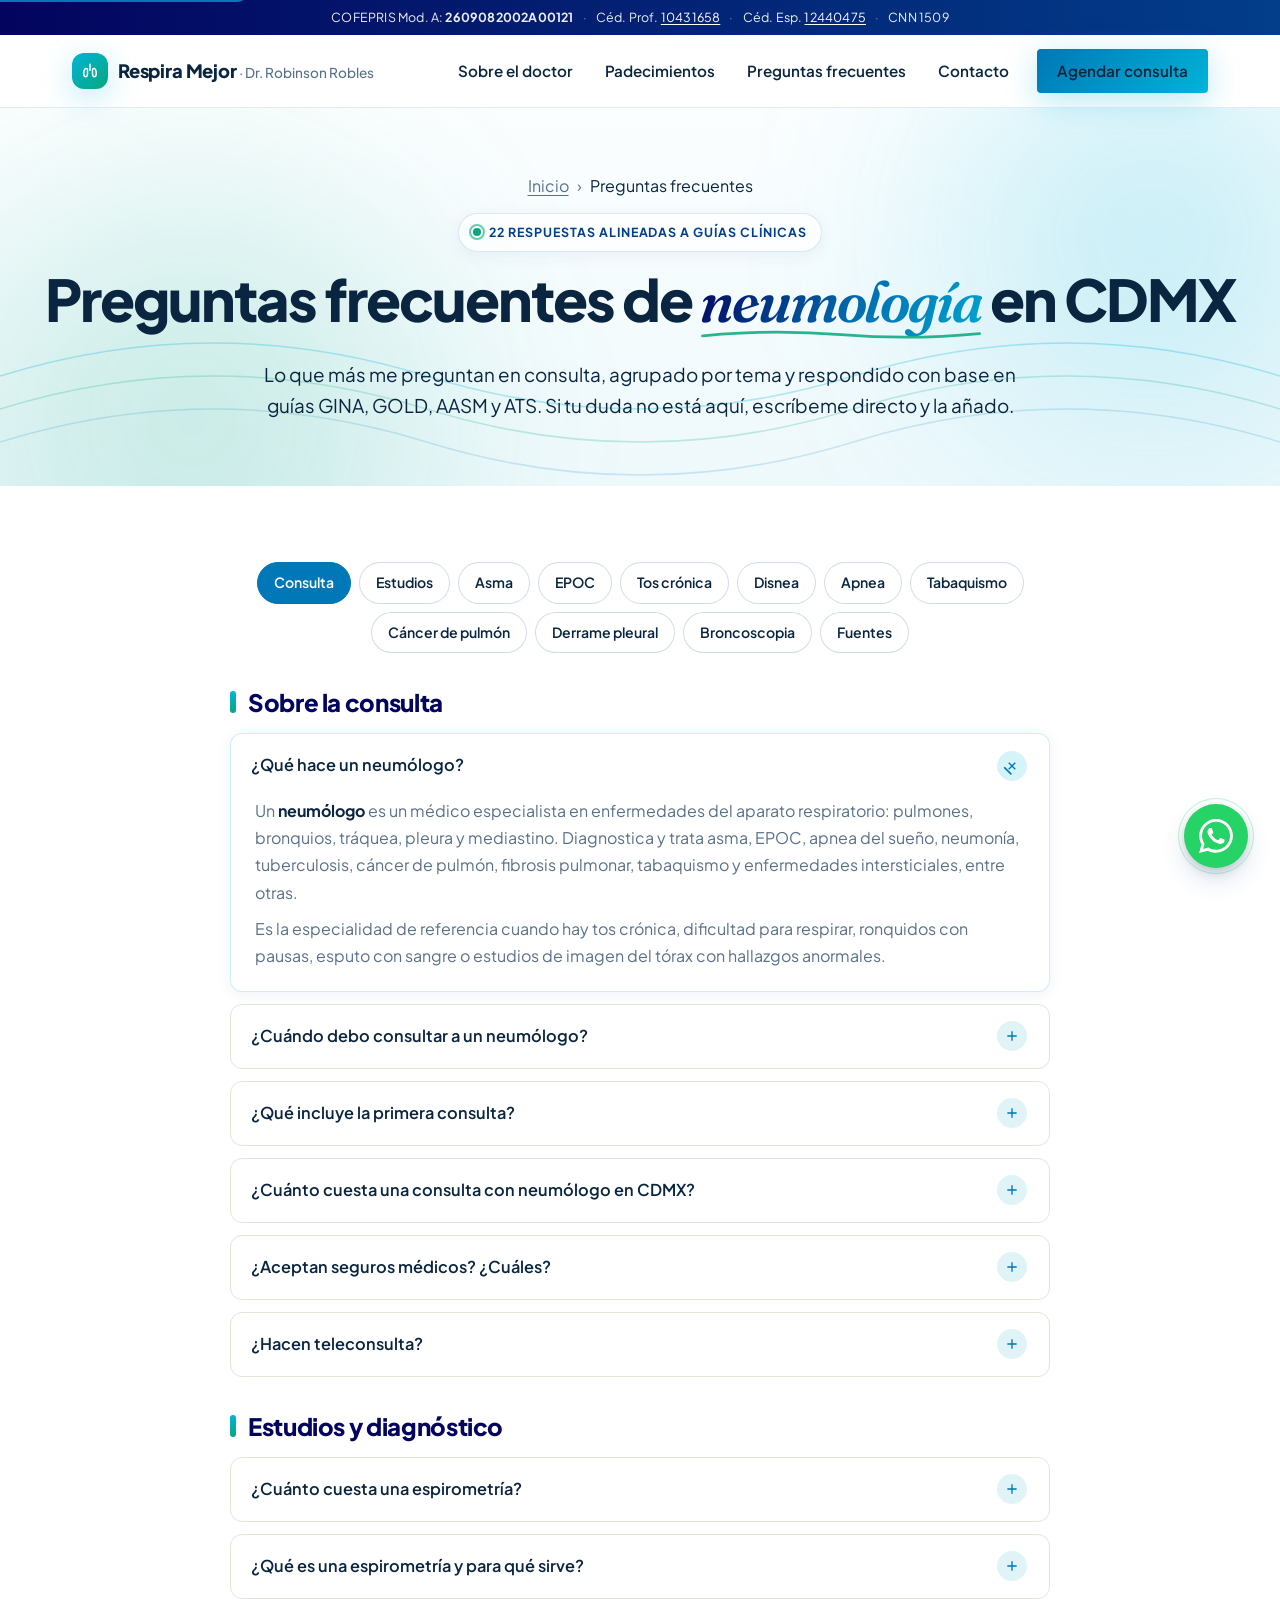
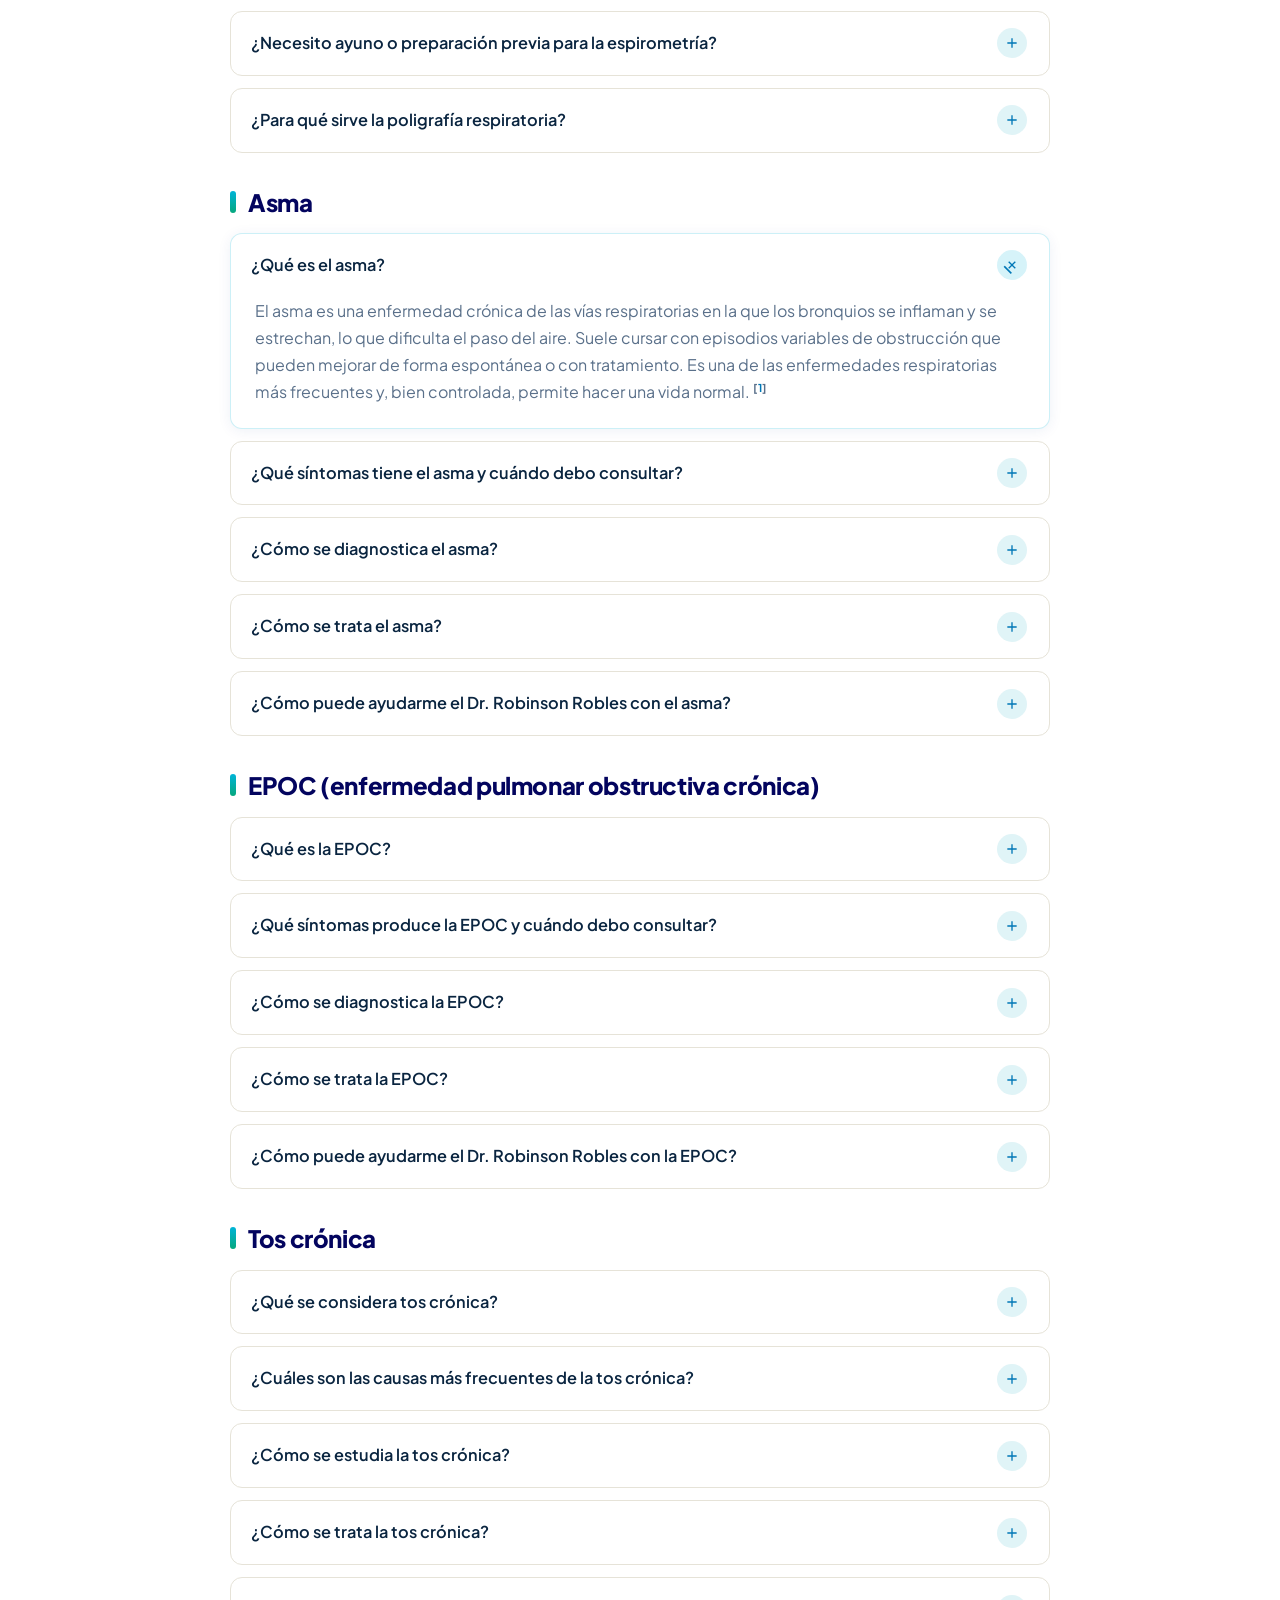
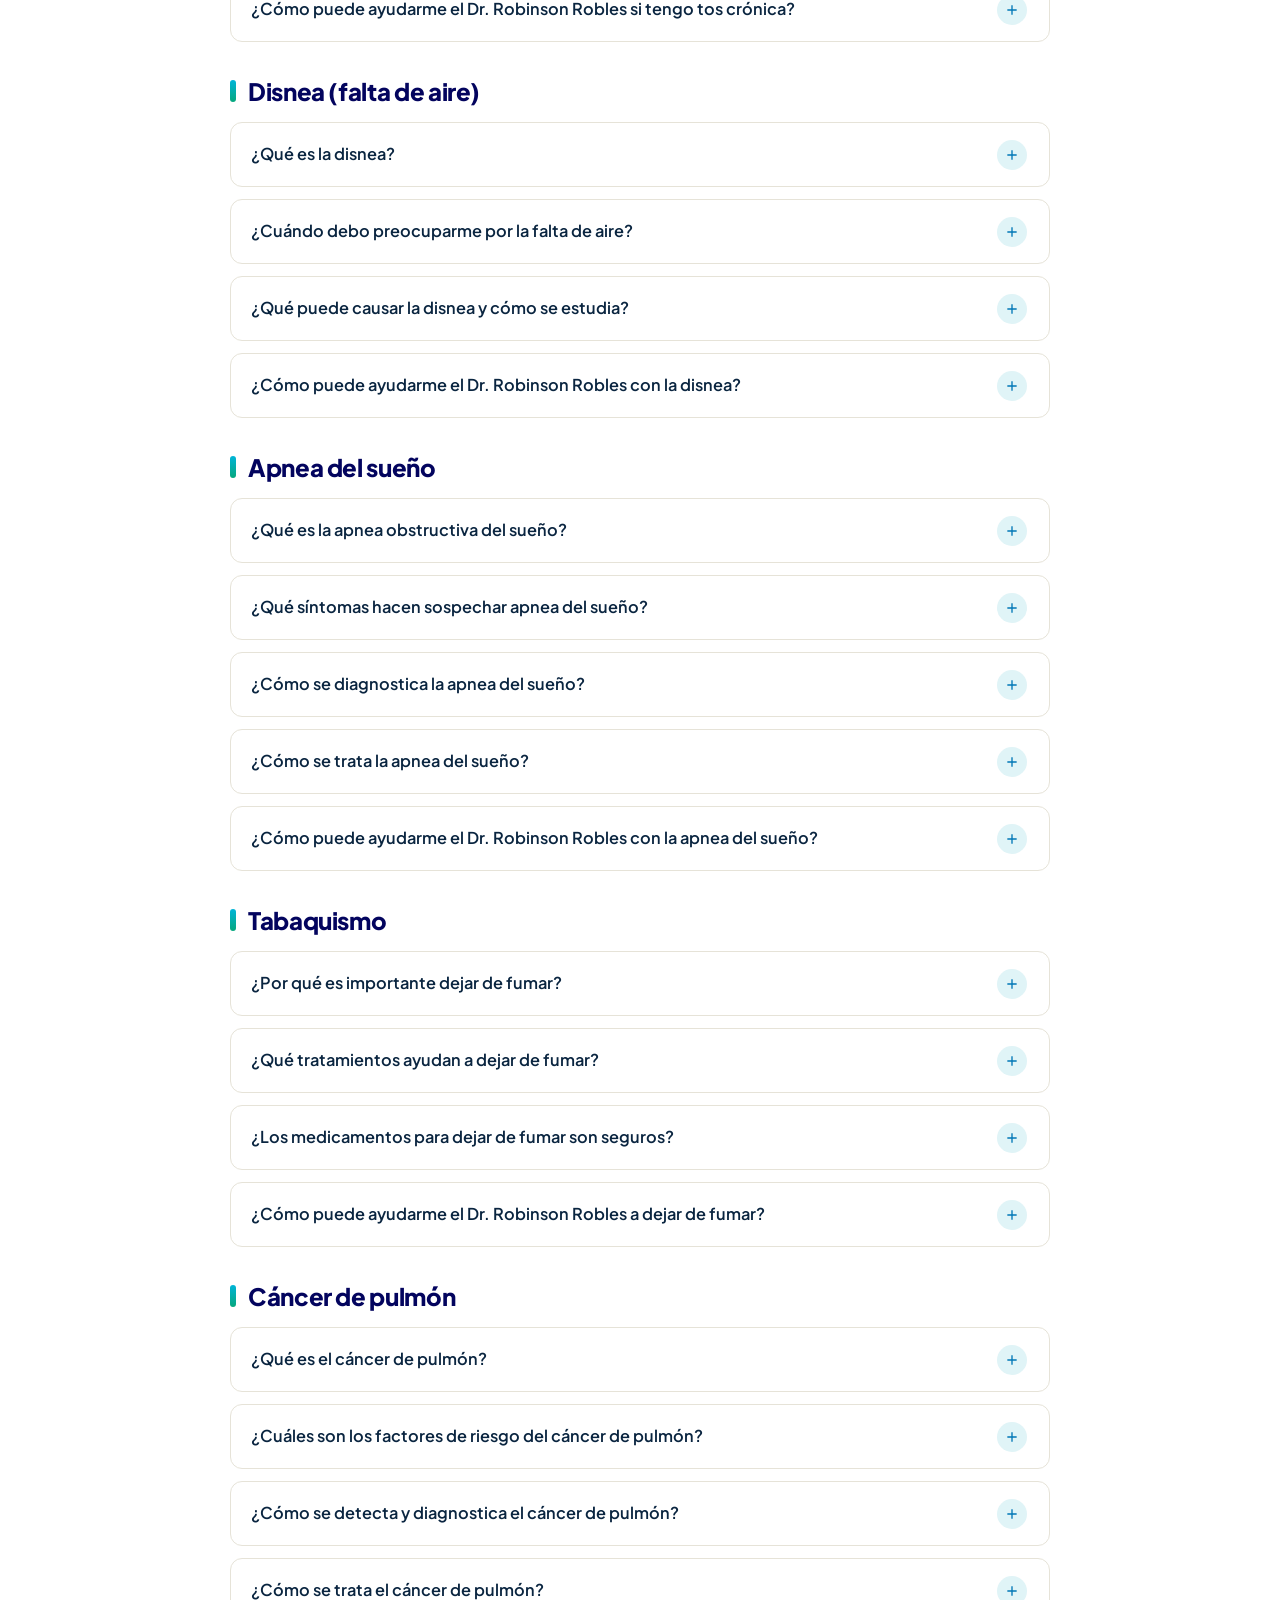
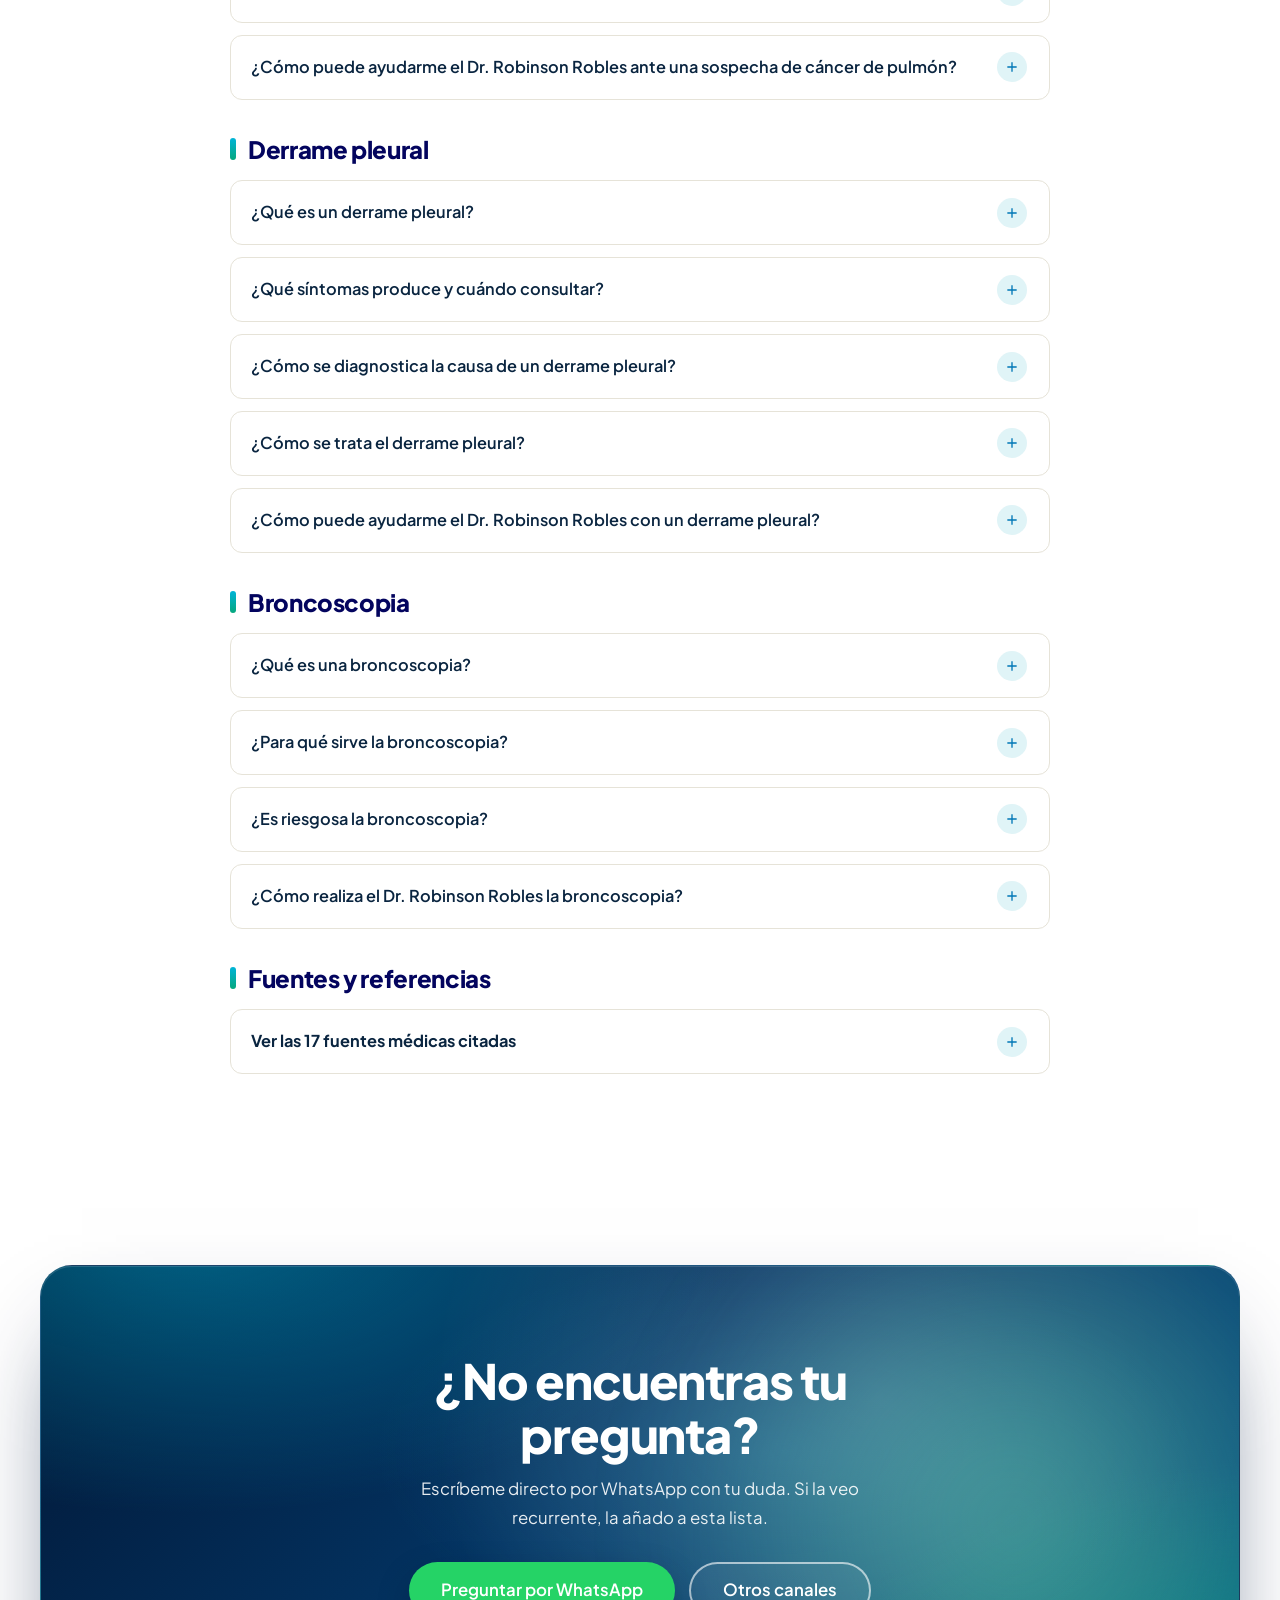
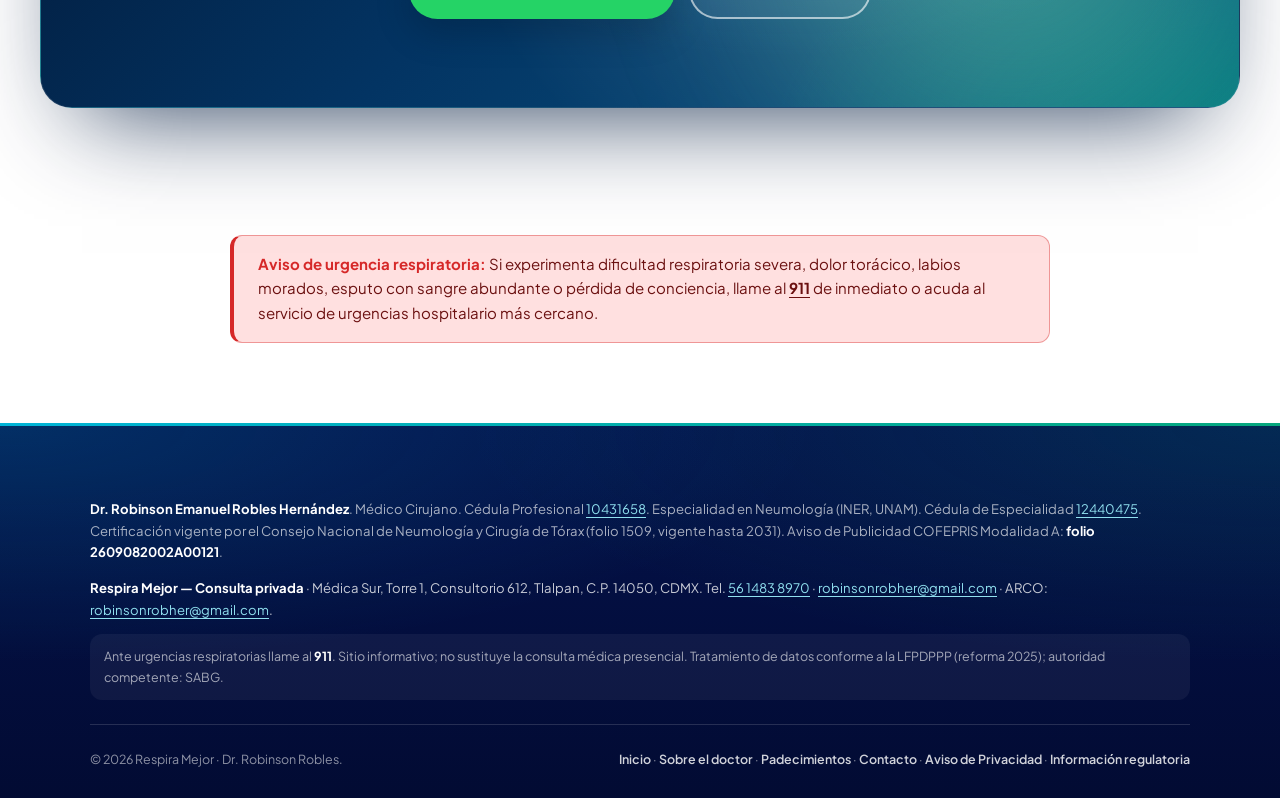
<file: preguntas-frecuentes/index.html>
<!DOCTYPE html>
<html lang="es-MX">
<head>
  <meta charset="UTF-8">
  <!-- Google tag (gtag.js) -->
  <script async src="https://www.googletagmanager.com/gtag/js?id=G-ZT5Y3TRZ6E"></script>
  <script>
    window.dataLayer = window.dataLayer || [];
    function gtag(){dataLayer.push(arguments);}
    gtag('js', new Date());
    gtag('config', 'G-ZT5Y3TRZ6E');
  </script>
  <meta name="viewport" content="width=device-width, initial-scale=1.0, viewport-fit=cover">

  <title>Preguntas frecuentes de neumología en CDMX | Respira Mejor</title>
  <meta name="description" content="Preguntas frecuentes de neumología en CDMX por padecimiento: asma, EPOC, tos crónica, disnea, apnea del sueño, tabaquismo, cáncer de pulmón, derrame pleural y broncoscopia. Respuestas con base en guías y literatura médica citada.">
  <meta name="author" content="Dr. Robinson Emanuel Robles Hernández">
  <meta name="robots" content="index, follow, max-snippet:-1, max-image-preview:large">
  <meta name="theme-color" content="#0077b6" media="(prefers-color-scheme: light)">
  <meta name="theme-color" content="#03045e" media="(prefers-color-scheme: dark)">

  <meta name="geo.region" content="MX-CMX">
  <meta name="geo.placename" content="Ciudad de México">

  <link rel="canonical" href="https://respiramejorcdmx.mx/preguntas-frecuentes/">
  <link rel="alternate" hreflang="es-MX" href="https://respiramejorcdmx.mx/preguntas-frecuentes/">
  <link rel="alternate" hreflang="x-default" href="https://respiramejorcdmx.mx/preguntas-frecuentes/">

  <meta property="og:type" content="website">
  <meta property="og:site_name" content="Respira Mejor">
  <meta property="og:title" content="Preguntas frecuentes de neumología en CDMX | Respira Mejor">
  <meta property="og:description" content="Preguntas frecuentes por padecimiento (asma, EPOC, apnea, tabaquismo y más), con respuestas basadas en guías GINA, GOLD, AASM y literatura médica citada.">
  <meta property="og:url" content="https://respiramejorcdmx.mx/preguntas-frecuentes/">
  <meta property="og:locale" content="es_MX">
  <meta property="og:image" content="https://respiramejorcdmx.mx/images/og-home.svg">

  <meta name="twitter:card" content="summary_large_image">
  <meta name="twitter:title" content="Preguntas frecuentes de neumología en CDMX | Respira Mejor">
  <meta name="twitter:description" content="Preguntas frecuentes de neumología por padecimiento, con respuestas basadas en guías y literatura médica citada.">
  <meta name="twitter:image" content="https://respiramejorcdmx.mx/images/og-home.svg">

  <link rel="icon" type="image/svg+xml" href="../images/favicon.svg">
  <link rel="apple-touch-icon" href="../images/favicon.svg">
  <link rel="manifest" href="../manifest.webmanifest">

  <link rel="preconnect" href="https://fonts.googleapis.com">
  <link rel="preconnect" href="https://fonts.gstatic.com" crossorigin>

  <script type="application/ld+json">
  {
  "@context": "https://schema.org",
  "@graph": [
    {
      "@type": "MedicalWebPage",
      "@id": "https://respiramejorcdmx.mx/preguntas-frecuentes/#webpage",
      "url": "https://respiramejorcdmx.mx/preguntas-frecuentes/",
      "name": "Preguntas frecuentes de neumología en CDMX",
      "inLanguage": "es-MX",
      "isPartOf": {
        "@id": "https://respiramejorcdmx.mx/#website"
      },
      "datePublished": "2026-05-03",
      "dateModified": "2026-05-03",
      "lastReviewed": "2026-05-03",
      "reviewedBy": {
        "@id": "https://respiramejorcdmx.mx/#physician"
      },
      "specialty": "https://schema.org/Pulmonary",
      "audience": {
        "@type": "MedicalAudience",
        "audienceType": "Patient"
      }
    },
    {
      "@type": "BreadcrumbList",
      "@id": "https://respiramejorcdmx.mx/preguntas-frecuentes/#breadcrumb",
      "itemListElement": [
        {
          "@type": "ListItem",
          "position": 1,
          "name": "Inicio",
          "item": "https://respiramejorcdmx.mx/"
        },
        {
          "@type": "ListItem",
          "position": 2,
          "name": "Preguntas frecuentes",
          "item": "https://respiramejorcdmx.mx/preguntas-frecuentes/"
        }
      ]
    },
    {
      "@type": "FAQPage",
      "@id": "https://respiramejorcdmx.mx/preguntas-frecuentes/#faq",
      "mainEntity": [
        {
          "@type": "Question",
          "name": "¿Qué hace un neumólogo?",
          "acceptedAnswer": {
            "@type": "Answer",
            "text": "Un neumólogo es un médico especialista en enfermedades del aparato respiratorio: pulmones, bronquios, tráquea, pleura y mediastino. Diagnostica y trata asma, EPOC, apnea del sueño, neumonía, tuberculosis, cáncer de pulmón, fibrosis pulmonar, tabaquismo y enfermedades intersticiales, entre otras. Es la especialidad de referencia cuando hay tos crónica, dificultad para respirar, ronquidos con pausas, esputo con sangre o estudios de imagen del tórax con hallazgos anormales."
          }
        },
        {
          "@type": "Question",
          "name": "¿Cuándo debo consultar a un neumólogo?",
          "acceptedAnswer": {
            "@type": "Answer",
            "text": "Debe consultar si presenta tos por más de 2-3 semanas , dificultad para respirar persistente o que progresa, sibilancias recurrentes, ronquidos con pausas observadas durante el sueño, esputo con sangre o infecciones respiratorias frecuentes (más de dos por año en adultos). También si tiene antecedente de tabaquismo o exposición laboral a humos y polvos, aunque no tenga síntomas evidentes — la EPOC puede estar presente con función pulmonar ya alterada y muy pocos síntomas."
          }
        },
        {
          "@type": "Question",
          "name": "¿Qué incluye la primera consulta?",
          "acceptedAnswer": {
            "@type": "Answer",
            "text": "Historia clínica completa enfocada en sistema respiratorio, exploración física dirigida, revisión de estudios previos si los trae, plan diagnóstico inicial y, si el caso lo requiere, indicación de espirometría u otros estudios disponibles en Médica Sur. La consulta termina con un plan claro: qué tiene, qué estudios faltan y qué pasos seguir . Duración aproximada 45-60 minutos."
          }
        },
        {
          "@type": "Question",
          "name": "¿Cuánto cuesta una consulta con neumólogo en CDMX?",
          "acceptedAnswer": {
            "@type": "Answer",
            "text": "En CDMX una consulta de primera vez con neumólogo de especialidad ronda los $1,400 a $1,800 MXN ; una subsecuente entre $1,000 y $1,400 . Cadenas comerciales (tipo Punto Clínico) ofrecen desde $649; hospitales privados de tercer nivel cobran $1,500-$1,800 en consultorio de especialista. La diferencia clave no es el precio sino la profundidad clínica: especialista certificado por consejo, tiempo dedicado, revisión integral de estudios previos y plan terapéutico personalizado."
          }
        },
        {
          "@type": "Question",
          "name": "¿Aceptan seguros médicos? ¿Cuáles?",
          "acceptedAnswer": {
            "@type": "Answer",
            "text": "Sí. Aseguradoras aceptadas: GNP, AXA, MetLife, Bupa, Allianz, Seguros Monterrey, Zurich, MAPFRE y Atlas , entre otras. Antes de la cita conviene verificar con la aseguradora si la póliza cubre consulta de especialidad y estudios diagnósticos. Algunas aseguradoras requieren autorización previa para espirometría o poligrafía respiratoria."
          }
        },
        {
          "@type": "Question",
          "name": "¿Hacen teleconsulta?",
          "acceptedAnswer": {
            "@type": "Answer",
            "text": "Sí, en español e inglés. Funciona bien para seguimiento de enfermedades crónicas (asma, EPOC, apnea ya diagnosticada), interpretación de estudios previos y segunda opinión. La primera valoración se prefiere presencial cuando se requiere exploración física directa o estudios diagnósticos como espirometría que se realizan en consultorio."
          }
        },
        {
          "@type": "Question",
          "name": "¿Cuánto cuesta una espirometría?",
          "acceptedAnswer": {
            "@type": "Answer",
            "text": "En el consultorio del Dr. Robles, la espirometría simple con interpretación cuesta $1,000 MXN y la espirometría con broncodilatador con interpretación cuesta $1,100 MXN. En ambos casos el estudio se realiza e interpreta en la misma cita y termina en un plan claro, no solo un PDF con números."
          }
        },
        {
          "@type": "Question",
          "name": "¿Qué es una espirometría y para qué sirve?",
          "acceptedAnswer": {
            "@type": "Answer",
            "text": "Es el estudio de función pulmonar más usado. Mide cuánto aire entra y sale de los pulmones y a qué velocidad . Sirve para diagnosticar y monitorear asma, EPOC, fibrosis y otras enfermedades restrictivas. Dura 15-25 minutos, requiere realizar 3-5 maniobras de soplido forzado y, en muchos casos, repetir tras inhalar un broncodilatador (espirometría con broncodilatador). No es invasiva ni dolorosa, pero requiere esfuerzo y técnica correcta para que sea válida."
          }
        },
        {
          "@type": "Question",
          "name": "¿Necesito ayuno o preparación previa para la espirometría?",
          "acceptedAnswer": {
            "@type": "Answer",
            "text": "No requiere ayuno. Sí se recomienda evitar comida abundante 2 horas antes, no fumar el día del estudio, suspender broncodilatadores de acción corta 4-6 horas antes y los de acción prolongada 12-24 horas antes (siempre bajo indicación médica). Llegar con ropa cómoda que no apriete el tórax y, si se usan dentaduras postizas, dejarlas puestas para sellar bien la boquilla del espirómetro."
          }
        },
        {
          "@type": "Question",
          "name": "¿Para qué sirve la poligrafía respiratoria?",
          "acceptedAnswer": {
            "@type": "Answer",
            "text": "La poligrafía respiratoria sirve para detectar la apnea del sueño, una enfermedad silenciosa que muchas personas padecen sin saberlo: dejan de respirar varias veces por hora mientras duermen. Es un estudio que se hace en casa durante una noche y mide la respiración, el oxígeno en la sangre y las pausas al respirar. Detectarla a tiempo importa porque, sin tratamiento, la apnea del sueño se asocia con presión alta, infartos, arritmias y accidentes por somnolencia. El estudio de poligrafía respiratoria a domicilio tiene un costo de $2,800 MXN, con interpretación incluida."
          }
        },
        {
          "@type": "Question",
          "name": "¿Qué es el asma?",
          "acceptedAnswer": {
            "@type": "Answer",
            "text": "El asma es una enfermedad crónica de las vías respiratorias en la que los bronquios se inflaman y se estrechan, lo que dificulta el paso del aire. Suele cursar con episodios variables de obstrucción que pueden mejorar de forma espontánea o con tratamiento. Es una de las enfermedades respiratorias más frecuentes y, bien controlada, permite hacer una vida normal."
          }
        },
        {
          "@type": "Question",
          "name": "¿Qué síntomas tiene el asma y cuándo debo consultar?",
          "acceptedAnswer": {
            "@type": "Answer",
            "text": "Los síntomas típicos son tos, silbidos en el pecho, opresión torácica y falta de aire, que suelen variar a lo largo del día y empeorar de noche, con el ejercicio o ante alérgenos. Conviene consultar si estos síntomas se repiten, le despiertan por la noche o limitan su actividad. Si presenta dificultad respiratoria intensa que no cede con su inhalador de rescate, busque atención de urgencia."
          }
        },
        {
          "@type": "Question",
          "name": "¿Cómo se diagnostica el asma?",
          "acceptedAnswer": {
            "@type": "Answer",
            "text": "El diagnóstico se basa en la historia de síntomas respiratorios variables y en pruebas de función pulmonar, principalmente la espirometría, que puede mostrar obstrucción que mejora tras un broncodilatador. En algunos casos se complementa con flujometría u otras pruebas. Un diagnóstico correcto evita tanto tratar de más como dejar el asma sin control."
          }
        },
        {
          "@type": "Question",
          "name": "¿Cómo se trata el asma?",
          "acceptedAnswer": {
            "@type": "Answer",
            "text": "Según la estrategia GINA 2024, todos los adolescentes y adultos con asma deben recibir un tratamiento que contenga corticoide inhalado y no usar solo un broncodilatador de acción corta como único alivio. El tratamiento se ajusta por pasos a cada persona y se acompaña de un plan de acción escrito; en el asma grave existen terapias biológicas. El objetivo es controlar los síntomas y reducir el riesgo de crisis."
          }
        },
        {
          "@type": "Question",
          "name": "¿Cómo puede ayudarme el Dr. Robinson Robles con el asma?",
          "acceptedAnswer": {
            "@type": "Answer",
            "text": "Como neumólogo con experiencia en el INER y Médica Sur, el Dr. Robles realiza la evaluación clínica, la espirometría y un plan de manejo individualizado conforme a las guías vigentes, incluyendo la técnica de inhalación y un plan de acción por escrito. También valora casos de difícil control para considerar estudios o terapias adicionales. Esta información es educativa y no sustituye la consulta médica."
          }
        },
        {
          "@type": "Question",
          "name": "¿Qué es la EPOC?",
          "acceptedAnswer": {
            "@type": "Answer",
            "text": "La EPOC es una enfermedad pulmonar crónica caracterizada por una limitación persistente al flujo de aire, habitualmente causada por la exposición prolongada a humo de tabaco u otras partículas nocivas. Es prevenible y tratable, y figura entre las principales causas de muerte en el mundo. Con un manejo adecuado se pueden reducir los síntomas y las complicaciones."
          }
        },
        {
          "@type": "Question",
          "name": "¿Qué síntomas produce la EPOC y cuándo debo consultar?",
          "acceptedAnswer": {
            "@type": "Answer",
            "text": "Los síntomas más comunes son falta de aire que progresa con el tiempo, tos crónica y expectoración, sobre todo en personas con antecedente de tabaquismo. Conviene consultar si tiene tos o flemas frecuentes, 'infecciones de pecho' repetidas o se cansa al hacer esfuerzos que antes toleraba. Un aumento brusco de la dificultad respiratoria o de las flemas puede indicar una exacerbación y requiere valoración."
          }
        },
        {
          "@type": "Question",
          "name": "¿Cómo se diagnostica la EPOC?",
          "acceptedAnswer": {
            "@type": "Answer",
            "text": "El diagnóstico se confirma con una espirometría que demuestra obstrucción al flujo de aire que no se normaliza por completo tras un broncodilatador. La evaluación también considera los síntomas y el riesgo de exacerbaciones para clasificar la gravedad y orientar el tratamiento. La espirometría es clave porque la EPOC suele estar subdiagnosticada."
          }
        },
        {
          "@type": "Question",
          "name": "¿Cómo se trata la EPOC?",
          "acceptedAnswer": {
            "@type": "Answer",
            "text": "El tratamiento combina dejar de fumar, broncodilatadores inhalados y, en casos seleccionados, corticoides inhalados, junto con vacunación, rehabilitación pulmonar y actividad física. En algunos pacientes los mucolíticos pueden reducir levemente las exacerbaciones, aunque su beneficio es modesto. El plan se individualiza para aliviar los síntomas y prevenir las crisis."
          }
        },
        {
          "@type": "Question",
          "name": "¿Cómo puede ayudarme el Dr. Robinson Robles con la EPOC?",
          "acceptedAnswer": {
            "@type": "Answer",
            "text": "El Dr. Robles, neumólogo con formación en el INER y Médica Sur, confirma el diagnóstico mediante espirometría, evalúa la gravedad y diseña un plan de tratamiento conforme a las guías GOLD, incluyendo apoyo para dejar de fumar y rehabilitación. También vigila las comorbilidades y las exacerbaciones. La información aquí presentada es educativa y no reemplaza la consulta."
          }
        },
        {
          "@type": "Question",
          "name": "¿Qué se considera tos crónica?",
          "acceptedAnswer": {
            "@type": "Answer",
            "text": "Se habla de tos crónica cuando la tos dura más de ocho semanas en adultos. Es un motivo de consulta muy frecuente y, aunque suele tener causas tratables, conviene estudiarla para identificar el origen. No siempre indica algo grave, pero merece una evaluación ordenada."
          }
        },
        {
          "@type": "Question",
          "name": "¿Cuáles son las causas más frecuentes de la tos crónica?",
          "acceptedAnswer": {
            "@type": "Answer",
            "text": "En adultos no fumadores, las causas más comunes son el síndrome de tos de vías respiratorias altas (goteo posnasal por afecciones de nariz y senos), el asma, el reflujo gastroesofágico y la bronquitis eosinofílica no asmática, a veces combinadas. El tabaquismo y algunos medicamentos también pueden provocar tos. Identificar la causa permite un tratamiento dirigido."
          }
        },
        {
          "@type": "Question",
          "name": "¿Cómo se estudia la tos crónica?",
          "acceptedAnswer": {
            "@type": "Answer",
            "text": "La evaluación parte de la historia clínica y la exploración, y se apoya en algoritmos por pasos según la duración de la tos y los datos que orienten a una causa. Pueden solicitarse radiografía de tórax, espirometría, valoración de reflujo o de vías altas, y suspender fármacos que la provoquen. El abordaje suele ser escalonado y, en ocasiones, multidisciplinario."
          }
        },
        {
          "@type": "Question",
          "name": "¿Cómo se trata la tos crónica?",
          "acceptedAnswer": {
            "@type": "Answer",
            "text": "El tratamiento se dirige a la causa identificada: por ejemplo, manejo del goteo posnasal, control del asma o medidas y tratamiento para el reflujo. La mejoría de los síntomas con una prueba terapéutica ayuda a confirmar el origen. Por ello no existe un único tratamiento universal, sino uno adaptado a cada paciente."
          }
        },
        {
          "@type": "Question",
          "name": "¿Cómo puede ayudarme el Dr. Robinson Robles si tengo tos crónica?",
          "acceptedAnswer": {
            "@type": "Answer",
            "text": "El Dr. Robles, neumólogo del INER y Médica Sur, aplica un abordaje sistemático para buscar la causa de la tos, solicita los estudios pertinentes y coordina el manejo con otras especialidades cuando es necesario. Su objetivo es identificar y tratar el origen para que la tos mejore. Esta información es educativa y no sustituye la valoración médica."
          }
        },
        {
          "@type": "Question",
          "name": "¿Qué es la disnea?",
          "acceptedAnswer": {
            "@type": "Answer",
            "text": "La disnea es la sensación subjetiva de dificultad para respirar o de falta de aire, un síntoma frecuente y angustiante en enfermedades del corazón, del pulmón y neuromusculares. Puede describirse de distintas formas, como ahogo, opresión o esfuerzo al respirar. Es un motivo de consulta importante porque puede reflejar problemas tratables."
          }
        },
        {
          "@type": "Question",
          "name": "¿Cuándo debo preocuparme por la falta de aire?",
          "acceptedAnswer": {
            "@type": "Answer",
            "text": "Conviene consultar si la falta de aire aparece con esfuerzos cada vez menores, le despierta por la noche o se acompaña de dolor de pecho, hinchazón de piernas, tos persistente o silbidos. La disnea de inicio súbito o intensa debe valorarse de urgencia. Identificar la causa a tiempo mejora el pronóstico."
          }
        },
        {
          "@type": "Question",
          "name": "¿Qué puede causar la disnea y cómo se estudia?",
          "acceptedAnswer": {
            "@type": "Answer",
            "text": "Entre las causas frecuentes están el asma, la EPOC, las enfermedades cardíacas, la anemia y el desacondicionamiento físico, entre otras. La evaluación combina la historia clínica con pruebas como espirometría, radiografía de tórax, electrocardiograma o análisis, según la sospecha. Medir la intensidad de la disnea ayuda a seguir su evolución."
          }
        },
        {
          "@type": "Question",
          "name": "¿Cómo puede ayudarme el Dr. Robinson Robles con la disnea?",
          "acceptedAnswer": {
            "@type": "Answer",
            "text": "Como neumólogo formado en el INER y Médica Sur, el Dr. Robles evalúa la falta de aire de forma integral para distinguir las causas respiratorias de otras, solicita los estudios necesarios y orienta el tratamiento o la derivación oportuna. El abordaje busca aliviar el síntoma y tratar su causa. La información es educativa y no reemplaza la consulta médica."
          }
        },
        {
          "@type": "Question",
          "name": "¿Qué es la apnea obstructiva del sueño?",
          "acceptedAnswer": {
            "@type": "Answer",
            "text": "La apnea obstructiva del sueño es un trastorno en el que la vía respiratoria superior se colapsa de forma repetida durante el sueño, provocando pausas o reducciones de la respiración. Esto fragmenta el descanso y disminuye la oxigenación nocturna. Es un trastorno frecuente que puede afectar la salud cardiovascular y la calidad de vida."
          }
        },
        {
          "@type": "Question",
          "name": "¿Qué síntomas hacen sospechar apnea del sueño?",
          "acceptedAnswer": {
            "@type": "Answer",
            "text": "Los datos más sugerentes son ronquido intenso, pausas respiratorias observadas por la pareja, despertares con sensación de ahogo, sueño no reparador y somnolencia diurna excesiva. También puede asociarse con hipertensión arterial. Si presenta estos síntomas, conviene una valoración del sueño."
          }
        },
        {
          "@type": "Question",
          "name": "¿Cómo se diagnostica la apnea del sueño?",
          "acceptedAnswer": {
            "@type": "Answer",
            "text": "El diagnóstico requiere una valoración clínica completa y un estudio objetivo del sueño: la polisomnografía es la prueba estándar, y en pacientes adecuados puede usarse una prueba de sueño en casa con un dispositivo técnicamente apropiado. Los cuestionarios por sí solos no bastan para diagnosticarla. Si una prueba domiciliaria resulta negativa o no concluyente y persiste la sospecha, se realiza polisomnografía."
          }
        },
        {
          "@type": "Question",
          "name": "¿Cómo se trata la apnea del sueño?",
          "acceptedAnswer": {
            "@type": "Answer",
            "text": "El tratamiento de referencia para la apnea con somnolencia es la presión positiva en la vía aérea (CPAP), que se acompaña de educación, seguimiento y medidas como control de peso e higiene del sueño. La adherencia y el ajuste adecuado del equipo son clave para que funcione. El plan se individualiza según la gravedad y las preferencias del paciente."
          }
        },
        {
          "@type": "Question",
          "name": "¿Cómo puede ayudarme el Dr. Robinson Robles con la apnea del sueño?",
          "acceptedAnswer": {
            "@type": "Answer",
            "text": "El Dr. Robles, neumólogo con experiencia en el INER y Médica Sur, evalúa los síntomas, indica el estudio de sueño apropiado y, de confirmarse el diagnóstico, orienta el tratamiento con CPAP y el seguimiento para asegurar su eficacia. También considera medidas complementarias según cada caso. Esta información es educativa y no sustituye la consulta médica."
          }
        },
        {
          "@type": "Question",
          "name": "¿Por qué es importante dejar de fumar?",
          "acceptedAnswer": {
            "@type": "Answer",
            "text": "El tabaquismo es la principal causa prevenible de enfermedad y muerte en el mundo, y se asocia con EPOC, cáncer de pulmón y enfermedades cardiovasculares, entre otras. Dejar de fumar reduce ese daño a cualquier edad. Muchas personas desean dejarlo y existen tratamientos que ayudan a lograrlo."
          }
        },
        {
          "@type": "Question",
          "name": "¿Qué tratamientos ayudan a dejar de fumar?",
          "acceptedAnswer": {
            "@type": "Answer",
            "text": "Existen medicamentos con eficacia demostrada, como la terapia de reemplazo de nicotina (parche más una forma de acción rápida), la vareniclina, la citisina y el bupropión, idealmente acompañados de apoyo conductual. Según revisiones Cochrane, la vareniclina y la citisina se asocian con mayores tasas de abandono que el placebo. El tratamiento se elige de forma individualizada con su médico."
          }
        },
        {
          "@type": "Question",
          "name": "¿Los medicamentos para dejar de fumar son seguros?",
          "acceptedAnswer": {
            "@type": "Answer",
            "text": "En general, los eventos adversos graves con estos tratamientos son poco frecuentes. La vareniclina es eficaz, aunque puede asociarse con más efectos secundarios que no usarla, por lo que se valora el balance de beneficios y riesgos en cada persona. Su médico revisará sus antecedentes para elegir la mejor opción."
          }
        },
        {
          "@type": "Question",
          "name": "¿Cómo puede ayudarme el Dr. Robinson Robles a dejar de fumar?",
          "acceptedAnswer": {
            "@type": "Answer",
            "text": "El Dr. Robles, neumólogo del INER y Médica Sur, ofrece orientación para dejar de fumar combinando consejo, apoyo conductual y, cuando está indicado, tratamiento farmacológico conforme a la evidencia. También evalúa el impacto del tabaco en sus pulmones. La información aquí presentada es educativa y no sustituye la consulta médica."
          }
        },
        {
          "@type": "Question",
          "name": "¿Qué es el cáncer de pulmón?",
          "acceptedAnswer": {
            "@type": "Answer",
            "text": "El cáncer de pulmón es uno de los tipos de cáncer más frecuentes y la principal causa de muerte por cáncer en el mundo. El tipo más común es el cáncer de pulmón de células no pequeñas. Su pronóstico ha mejorado en la última década gracias a la detección temprana y a nuevos tratamientos."
          }
        },
        {
          "@type": "Question",
          "name": "¿Cuáles son los factores de riesgo del cáncer de pulmón?",
          "acceptedAnswer": {
            "@type": "Answer",
            "text": "El tabaquismo es el principal factor de riesgo, y las tasas de cáncer de pulmón siguen de cerca los patrones de consumo de tabaco. También contribuyen exposiciones ambientales y ocupacionales como el radón, el asbesto, el arsénico y los combustibles de biomasa. Por ello, dejar de fumar es una medida central de prevención."
          }
        },
        {
          "@type": "Question",
          "name": "¿Cómo se detecta y diagnostica el cáncer de pulmón?",
          "acceptedAnswer": {
            "@type": "Answer",
            "text": "En personas con alto riesgo, grandes estudios han mostrado que la tamización con tomografía de tórax de baja dosis reduce la mortalidad, al permitir diagnósticos en etapas más tempranas. Ante síntomas o hallazgos sospechosos, el diagnóstico requiere estudios de imagen y la obtención de tejido para confirmarlo. La evaluación define el tipo y la extensión de la enfermedad."
          }
        },
        {
          "@type": "Question",
          "name": "¿Cómo se trata el cáncer de pulmón?",
          "acceptedAnswer": {
            "@type": "Answer",
            "text": "El tratamiento depende del tipo y la etapa, y puede incluir cirugía, radioterapia y tratamientos sistémicos como quimioterapia, inmunoterapia o terapias dirigidas según las características del tumor. El manejo es individualizado y suele requerir un equipo multidisciplinario. Los marcadores clínicos y genéticos ayudan a personalizar las decisiones."
          }
        },
        {
          "@type": "Question",
          "name": "¿Cómo puede ayudarme el Dr. Robinson Robles ante una sospecha de cáncer de pulmón?",
          "acceptedAnswer": {
            "@type": "Answer",
            "text": "El Dr. Robles, neumólogo del INER y Médica Sur, evalúa los síntomas y hallazgos pulmonares, orienta los estudios de imagen y los procedimientos para obtener un diagnóstico, y coordina la atención con el equipo de oncología. Su papel incluye acompañar al paciente en el proceso diagnóstico. La información aquí es educativa y no sustituye la valoración médica."
          }
        },
        {
          "@type": "Question",
          "name": "¿Qué es un derrame pleural?",
          "acceptedAnswer": {
            "@type": "Answer",
            "text": "Un derrame pleural es la acumulación anormal de líquido en el espacio pleural, entre el pulmón y la pared del tórax. Es un problema frecuente que puede deberse a múltiples causas y requiere un manejo especializado. Identificar el origen es clave para tratarlo adecuadamente."
          }
        },
        {
          "@type": "Question",
          "name": "¿Qué síntomas produce y cuándo consultar?",
          "acceptedAnswer": {
            "@type": "Answer",
            "text": "Puede causar falta de aire, dolor torácico y tos, aunque a veces se detecta en una radiografía solicitada por otro motivo. Conviene consultar si presenta dificultad para respirar o dolor de pecho que no mejora. La cantidad de líquido y la causa determinan la gravedad."
          }
        },
        {
          "@type": "Question",
          "name": "¿Cómo se diagnostica la causa de un derrame pleural?",
          "acceptedAnswer": {
            "@type": "Answer",
            "text": "El estudio combina imágenes del tórax con el análisis del líquido obtenido mediante toracocentesis, lo que ayuda a distinguir entre trasudados y exudados y a orientar el diagnóstico. En contextos específicos, como la sospecha de derrame por tuberculosis, el análisis del líquido con marcadores como la adenosina desaminasa tiene alta utilidad, y a veces se requiere biopsia pleural. El abordaje suele ser por pasos."
          }
        },
        {
          "@type": "Question",
          "name": "¿Cómo se trata el derrame pleural?",
          "acceptedAnswer": {
            "@type": "Answer",
            "text": "El tratamiento depende de la causa: por ejemplo, manejo de la enfermedad de base, drenaje del líquido cuando produce síntomas o tratamiento dirigido en casos como la tuberculosis pleural. Las decisiones se individualizan según el tipo de derrame y la situación del paciente. Por ello es importante confirmar el origen."
          }
        },
        {
          "@type": "Question",
          "name": "¿Cómo puede ayudarme el Dr. Robinson Robles con un derrame pleural?",
          "acceptedAnswer": {
            "@type": "Answer",
            "text": "El Dr. Robles, neumólogo con experiencia en el INER y Médica Sur, evalúa el derrame, realiza o coordina la toracocentesis y el análisis del líquido, y orienta el manejo según la causa identificada. También valora si se requieren procedimientos adicionales. Esta información es educativa y no reemplaza la consulta médica."
          }
        },
        {
          "@type": "Question",
          "name": "¿Qué es una broncoscopia?",
          "acceptedAnswer": {
            "@type": "Answer",
            "text": "La broncoscopia flexible es un procedimiento que permite examinar el interior de la tráquea y los bronquios mediante un tubo delgado y flexible con cámara. Es una herramienta fundamental de la neumología, tanto para diagnóstico como para tratamiento. Su utilidad ha crecido conforme avanza la tecnología."
          }
        },
        {
          "@type": "Question",
          "name": "¿Para qué sirve la broncoscopia?",
          "acceptedAnswer": {
            "@type": "Answer",
            "text": "Sirve para inspeccionar las vías respiratorias y obtener muestras de tejido o secreciones, mediante técnicas como el lavado broncoalveolar, el cepillado bronquial o la biopsia y la punción transbronquial. También tiene aplicaciones terapéuticas. Se indica para estudiar lesiones, sangrados, infecciones o tos persistente, entre otras situaciones."
          }
        },
        {
          "@type": "Question",
          "name": "¿Es riesgosa la broncoscopia?",
          "acceptedAnswer": {
            "@type": "Answer",
            "text": "La broncoscopia flexible se considera un procedimiento seguro en general, aunque, como toda intervención, tiene posibles complicaciones y contraindicaciones que el médico valora antes de realizarla. El equipo evalúa cada caso individualmente para minimizar los riesgos. Su médico le explicará el procedimiento y los cuidados."
          }
        },
        {
          "@type": "Question",
          "name": "¿Cómo realiza el Dr. Robinson Robles la broncoscopia?",
          "acceptedAnswer": {
            "@type": "Answer",
            "text": "El Dr. Robles, neumólogo con formación en el INER y Médica Sur, valora la indicación de la broncoscopia, explica el procedimiento al paciente y lo lleva a cabo con las medidas de seguridad apropiadas, integrando los resultados en el plan de manejo. El objetivo es obtener información diagnóstica útil de forma segura. Esta información es educativa y no sustituye la consulta médica."
          }
        }
      ]
    }
  ]
}
  </script>

  <link rel="stylesheet" href="https://fonts.googleapis.com/css2?family=Fraunces:ital,opsz,wght@1,9..144,500&family=Plus+Jakarta+Sans:wght@400;500;600;700;800&display=swap" media="print" onload="this.media='all'">
  <noscript><link rel="stylesheet" href="https://fonts.googleapis.com/css2?family=Fraunces:ital,opsz,wght@1,9..144,500&family=Plus+Jakarta+Sans:wght@400;500;600;700;800&display=swap"></noscript>

  <link rel="stylesheet" href="../css/tokens.css">
  <link rel="stylesheet" href="../css/site.css">
  <link rel="stylesheet" href="../css/premium.css">
  <link rel="stylesheet" href="../css/signature.css">
</head>
<body>
  <script>document.body.classList.add('js-enabled');</script>

  <a class="skip-link" href="#main">Saltar al contenido principal</a>

  <div class="top-bar-legal" role="region" aria-label="Cumplimiento sanitario">
    <span>COFEPRIS Mod. A: <strong>2609082002A00121</strong></span>
    <span class="sep" aria-hidden="true">·</span>
    <span>Céd. Prof. <a href="https://www.cedulaprofesional.sep.gob.mx/" rel="external noopener">10431658</a></span>
    <span class="sep" aria-hidden="true">·</span>
    <span>Céd. Esp. <a href="https://www.cedulaprofesional.sep.gob.mx/" rel="external noopener">12440475</a></span>
    <span class="sep" aria-hidden="true">·</span>
    <span>CNN 1509</span>
  </div>

  <nav class="navbar" id="mainNav" aria-label="Navegación principal">
    <div class="navbar__container">
      <a href="../index.html" class="navbar__brand" aria-label="Respira Mejor — Inicio">
        <span class="navbar__brand-mark" aria-hidden="true">
          <svg viewBox="0 0 24 24" width="20" height="20" fill="none" stroke="currentColor" stroke-width="1.8" stroke-linecap="round" stroke-linejoin="round"><path d="M12 4v7"/><path d="M9 11c0-1.6-1.3-2.5-2.5-1.8C5 10 4.5 12.5 4.5 15c0 2 .4 4 2.3 4S9 17 9 15Z"/><path d="M15 11c0-1.6 1.3-2.5 2.5-1.8C19 10 19.5 12.5 19.5 15c0 2-.4 4-2.3 4S15 17 15 15Z"/></svg>
        </span>
        <span>Respira Mejor <span class="navbar__brand-suffix">· Dr. Robinson Robles</span></span>
      </a>
      <button class="navbar__toggler" type="button" aria-label="Abrir menú" aria-expanded="false" aria-controls="navMenu">
        <span class="bar" aria-hidden="true"></span>
        <span class="bar" aria-hidden="true"></span>
        <span class="bar" aria-hidden="true"></span>
      </button>
      <ul class="navbar__menu" id="navMenu">
        <li><a href="../sobre-el-doctor/index.html">Sobre el doctor</a></li>
        <li><a href="../index.html#padecimientos">Padecimientos</a></li>
        <li><a href="../preguntas-frecuentes/index.html" aria-current="page">Preguntas frecuentes</a></li>
        <li><a href="../contacto/index.html">Contacto</a></li>
        <li><a class="btn btn--primary btn-pro navbar__cta" href="https://wa.me/5215614838970?text=Hola%2C%20me%20gustar%C3%ADa%20agendar%20una%20consulta%20de%20neumolog%C3%ADa.">Agendar consulta</a></li>
      </ul>
    </div>
  </nav>

  <a class="whatsapp-float" href="https://wa.me/5215614838970?text=Hola%2C%20me%20gustar%C3%ADa%20agendar%20una%20consulta%20de%20neumolog%C3%ADa." aria-label="Agendar consulta por WhatsApp">
    <span class="whatsapp-float__label">Agendar por WhatsApp</span>
    <svg viewBox="0 0 24 24" fill="currentColor" aria-hidden="true"><path d="M.057 24l1.687-6.163c-1.041-1.804-1.588-3.849-1.587-5.946.003-6.556 5.338-11.891 11.893-11.891 3.181.001 6.167 1.24 8.413 3.488 2.245 2.248 3.481 5.236 3.48 8.414-.003 6.557-5.338 11.892-11.893 11.892-1.99-.001-3.951-.5-5.688-1.448l-6.305 1.654zm6.597-3.807c1.676.995 3.276 1.591 5.392 1.592 5.448 0 9.886-4.434 9.889-9.885.002-5.462-4.415-9.89-9.881-9.892-5.452 0-9.887 4.434-9.889 9.884-.001 2.225.651 3.891 1.746 5.634l-.999 3.648 3.742-.981zm11.387-5.464c-.074-.124-.272-.198-.57-.347-.297-.149-1.758-.868-2.031-.967-.272-.099-.47-.149-.669.149-.198.297-.768.967-.941 1.165-.173.198-.347.223-.644.074-.297-.149-1.255-.462-2.39-1.475-.883-.788-1.48-1.761-1.653-2.059-.173-.297-.018-.458.13-.606.134-.133.297-.347.446-.521.151-.172.2-.296.3-.495.099-.198.05-.372-.025-.521-.075-.148-.669-1.611-.916-2.206-.242-.579-.487-.501-.669-.51l-.57-.01c-.198 0-.52.074-.792.372s-1.04 1.016-1.04 2.479 1.065 2.876 1.213 3.074c.149.198 2.095 3.2 5.076 4.487.709.306 1.263.489 1.694.626.712.226 1.36.194 1.872.118.571-.085 1.758-.719 2.006-1.413.247-.694.247-1.289.173-1.413z"/></svg>
  </a>

  <main id="main">

    <section class="hero-pro" style="padding-block: clamp(40px, 5vw, 72px);">
      <div class="hero-pro__container" style="grid-template-columns: 1fr; text-align: center;">
        <div>
          <nav aria-label="Breadcrumb" style="margin-bottom: 14px;">
            <ol style="list-style: none; padding: 0; margin: 0; display: flex; gap: 8px; font-size: .85rem; color: var(--ink-muted); justify-content: center;">
              <li><a href="../index.html" style="color: inherit;">Inicio</a></li>
              <li aria-hidden="true">›</li>
              <li><span style="color: var(--ink);">Preguntas frecuentes</span></li>
            </ol>
          </nav>

          <span class="badge-pill"><span class="pulse" aria-hidden="true"></span>22 respuestas alineadas a guías clínicas</span>
          <h1 class="headline-pro" style="font-size: clamp(2.2rem, 5vw, 3.6rem);">Preguntas frecuentes de <em>neumología</em> en CDMX</h1>
          <p class="lead-pro" style="margin: 0 auto;">
            Lo que más me preguntan en consulta, agrupado por tema y respondido con base en guías GINA, GOLD, AASM y ATS. Si tu duda no está aquí, escríbeme directo y la añado.
          </p>
        </div>
      </div>
    </section>

    <section class="section section--tight">
      <div class="container container--narrow">

        <nav class="faq-cats" aria-label="Categorías">
          <a class="faq-cat is-active" href="#consulta">Consulta</a>
          <a class="faq-cat" href="#estudios">Estudios</a>
          <a class="faq-cat" href="#asma">Asma</a>
          <a class="faq-cat" href="#epoc">EPOC</a>
          <a class="faq-cat" href="#tos-cronica">Tos crónica</a>
          <a class="faq-cat" href="#disnea">Disnea</a>
          <a class="faq-cat" href="#apnea-del-sueno">Apnea</a>
          <a class="faq-cat" href="#tabaquismo">Tabaquismo</a>
          <a class="faq-cat" href="#cancer-pulmon">Cáncer de pulmón</a>
          <a class="faq-cat" href="#derrame-pleural">Derrame pleural</a>
          <a class="faq-cat" href="#broncoscopia">Broncoscopia</a>
          <a class="faq-cat" href="#fuentes">Fuentes</a>
        </nav>

        <h2 class="faq-cat-title" id="consulta">Sobre la consulta</h2>

        <details class="faq-pro faq-item reveal-up" open>
          <summary>¿Qué hace un neumólogo?</summary>
          <div class="faq-pro__body">
            <p>Un <strong>neumólogo</strong> es un médico especialista en enfermedades del aparato respiratorio: pulmones, bronquios, tráquea, pleura y mediastino. Diagnostica y trata asma, EPOC, apnea del sueño, neumonía, tuberculosis, cáncer de pulmón, fibrosis pulmonar, tabaquismo y enfermedades intersticiales, entre otras.</p>
            <p>Es la especialidad de referencia cuando hay tos crónica, dificultad para respirar, ronquidos con pausas, esputo con sangre o estudios de imagen del tórax con hallazgos anormales.</p>
          </div>
        </details>

        <details class="faq-pro faq-item reveal-up">
          <summary>¿Cuándo debo consultar a un neumólogo?</summary>
          <div class="faq-pro__body">
            <p>Debe consultar si presenta <strong>tos por más de 2-3 semanas</strong>, dificultad para respirar persistente o que progresa, sibilancias recurrentes, ronquidos con pausas observadas durante el sueño, esputo con sangre o infecciones respiratorias frecuentes (más de dos por año en adultos).</p>
            <p>También si tiene antecedente de tabaquismo o exposición laboral a humos y polvos, aunque no tenga síntomas evidentes — la EPOC puede estar presente con función pulmonar ya alterada y muy pocos síntomas.</p>
          </div>
        </details>

        <details class="faq-pro faq-item reveal-up">
          <summary>¿Qué incluye la primera consulta?</summary>
          <div class="faq-pro__body">
            <p>Historia clínica completa enfocada en sistema respiratorio, exploración física dirigida, revisión de estudios previos si los trae, plan diagnóstico inicial y, si el caso lo requiere, indicación de espirometría u otros estudios disponibles en Médica Sur.</p>
            <p>La consulta termina con un plan claro: <strong>qué tiene, qué estudios faltan y qué pasos seguir</strong>. Duración aproximada 45-60 minutos.</p>
          </div>
        </details>

        <details class="faq-pro faq-item reveal-up">
          <summary>¿Cuánto cuesta una consulta con neumólogo en CDMX?</summary>
          <div class="faq-pro__body">
            <p>En CDMX una consulta de primera vez con neumólogo de especialidad ronda los <strong>$1,400 a $1,800 MXN</strong>; una subsecuente entre <strong>$1,000 y $1,400</strong>. Cadenas comerciales (tipo Punto Clínico) ofrecen desde $649; hospitales privados de tercer nivel cobran $1,500-$1,800 en consultorio de especialista.</p>
            <p>La diferencia clave no es el precio sino la profundidad clínica: especialista certificado por consejo, tiempo dedicado, revisión integral de estudios previos y plan terapéutico personalizado.</p>
          </div>
        </details>

        <details class="faq-pro faq-item reveal-up">
          <summary>¿Aceptan seguros médicos? ¿Cuáles?</summary>
          <div class="faq-pro__body">
            <p>Sí. Aseguradoras aceptadas: <strong>GNP, AXA, MetLife, Bupa, Allianz, Seguros Monterrey, Zurich, MAPFRE y Atlas</strong>, entre otras.</p>
            <p>Antes de la cita conviene verificar con la aseguradora si la póliza cubre consulta de especialidad y estudios diagnósticos. Algunas aseguradoras requieren autorización previa para espirometría o poligrafía respiratoria.</p>
          </div>
        </details>

        <details class="faq-pro faq-item reveal-up">
          <summary>¿Hacen teleconsulta?</summary>
          <div class="faq-pro__body">
            <p>Sí, en español e inglés. Funciona bien para <strong>seguimiento de enfermedades crónicas</strong> (asma, EPOC, apnea ya diagnosticada), interpretación de estudios previos y segunda opinión.</p>
            <p>La primera valoración se prefiere presencial cuando se requiere exploración física directa o estudios diagnósticos como espirometría que se realizan en consultorio.</p>
          </div>
        </details>

        <h2 class="faq-cat-title" id="estudios">Estudios y diagnóstico</h2>

        <details class="faq-pro faq-item reveal-up">
          <summary>¿Cuánto cuesta una espirometría?</summary>
          <div class="faq-pro__body">
            <p>En el consultorio del Dr. Robles: <strong>espirometría simple con interpretación $1,000 MXN</strong> y <strong>espirometría con broncodilatador con interpretación $1,100 MXN</strong>.</p>
            <p>En ambos casos el estudio se realiza e interpreta en la misma cita y termina en un plan claro, no solo un PDF con números.</p>
          </div>
        </details>

        <details class="faq-pro faq-item reveal-up">
          <summary>¿Qué es una espirometría y para qué sirve?</summary>
          <div class="faq-pro__body">
            <p>Es el estudio de función pulmonar más usado. Mide <strong>cuánto aire entra y sale de los pulmones y a qué velocidad</strong>. Sirve para diagnosticar y monitorear asma, EPOC, fibrosis y otras enfermedades restrictivas.</p>
            <p>Dura 15-25 minutos, requiere realizar 3-5 maniobras de soplido forzado y, en muchos casos, repetir tras inhalar un broncodilatador (espirometría con broncodilatador). No es invasiva ni dolorosa, pero requiere esfuerzo y técnica correcta para que sea válida.</p>
          </div>
        </details>

        <details class="faq-pro faq-item reveal-up">
          <summary>¿Necesito ayuno o preparación previa para la espirometría?</summary>
          <div class="faq-pro__body">
            <p><strong>No requiere ayuno.</strong> Sí se recomienda evitar comida abundante 2 horas antes, no fumar el día del estudio, suspender broncodilatadores de acción corta 4-6 horas antes y los de acción prolongada 12-24 horas antes (siempre bajo indicación médica).</p>
            <p>Llegar con ropa cómoda que no apriete el tórax y, si se usan dentaduras postizas, dejarlas puestas para sellar bien la boquilla del espirómetro.</p>
          </div>
        </details>

        <details class="faq-pro faq-item reveal-up">
          <summary>¿Para qué sirve la poligrafía respiratoria?</summary>
          <div class="faq-pro__body">
            <p>Sirve para detectar la <strong>apnea del sueño</strong>, una enfermedad silenciosa que muchas personas padecen sin saberlo: dejan de respirar varias veces por hora mientras duermen.</p>
            <p>Es un estudio que haces en tu casa, durante una noche, y mide tu respiración, el oxígeno en la sangre y las pausas al respirar. Detectarla a tiempo importa porque, sin tratamiento, la apnea del sueño se asocia con presión alta, infartos, arritmias y accidentes por somnolencia: por eso conviene no dejarla pasar.</p>
            <p>La <strong>poligrafía respiratoria</strong> a domicilio tiene un costo de <strong>$2,800 MXN</strong>, con interpretación incluida.</p>
          </div>
        </details>

                <h2 class="faq-cat-title" id="asma">Asma</h2>

        <details class="faq-pro faq-item reveal-up" open>
          <summary>¿Qué es el asma?</summary>
          <div class="faq-pro__body">
            <p>El asma es una enfermedad crónica de las vías respiratorias en la que los bronquios se inflaman y se estrechan, lo que dificulta el paso del aire. Suele cursar con episodios variables de obstrucción que pueden mejorar de forma espontánea o con tratamiento. Es una de las enfermedades respiratorias más frecuentes y, bien controlada, permite hacer una vida normal. <sup class="faq-ref">[<a href="#ref-1">1</a>]</sup></p>
          </div>
        </details>

        <details class="faq-pro faq-item reveal-up">
          <summary>¿Qué síntomas tiene el asma y cuándo debo consultar?</summary>
          <div class="faq-pro__body">
            <p>Los síntomas típicos son tos, silbidos en el pecho, opresión torácica y falta de aire, que suelen variar a lo largo del día y empeorar de noche, con el ejercicio o ante alérgenos. Conviene consultar si estos síntomas se repiten, le despiertan por la noche o limitan su actividad. Si presenta dificultad respiratoria intensa que no cede con su inhalador de rescate, busque atención de urgencia. <sup class="faq-ref">[<a href="#ref-1">1</a>]</sup></p>
          </div>
        </details>

        <details class="faq-pro faq-item reveal-up">
          <summary>¿Cómo se diagnostica el asma?</summary>
          <div class="faq-pro__body">
            <p>El diagnóstico se basa en la historia de síntomas respiratorios variables y en pruebas de función pulmonar, principalmente la espirometría, que puede mostrar obstrucción que mejora tras un broncodilatador. En algunos casos se complementa con flujometría u otras pruebas. Un diagnóstico correcto evita tanto tratar de más como dejar el asma sin control. <sup class="faq-ref">[<a href="#ref-1">1</a>, <a href="#ref-2">2</a>]</sup></p>
          </div>
        </details>

        <details class="faq-pro faq-item reveal-up">
          <summary>¿Cómo se trata el asma?</summary>
          <div class="faq-pro__body">
            <p>Según la estrategia GINA 2024, todos los adolescentes y adultos con asma deben recibir un tratamiento que contenga corticoide inhalado y no usar solo un broncodilatador de acción corta como único alivio. El tratamiento se ajusta por pasos a cada persona y se acompaña de un plan de acción escrito; en el asma grave existen terapias biológicas. El objetivo es controlar los síntomas y reducir el riesgo de crisis. <sup class="faq-ref">[<a href="#ref-1">1</a>, <a href="#ref-2">2</a>]</sup></p>
          </div>
        </details>

        <details class="faq-pro faq-item reveal-up">
          <summary>¿Cómo puede ayudarme el Dr. Robinson Robles con el asma?</summary>
          <div class="faq-pro__body">
            <p>Como neumólogo con experiencia en el INER y Médica Sur, el Dr. Robles realiza la evaluación clínica, la espirometría y un plan de manejo individualizado conforme a las guías vigentes, incluyendo la técnica de inhalación y un plan de acción por escrito. También valora casos de difícil control para considerar estudios o terapias adicionales. Esta información es educativa y no sustituye la consulta médica. <sup class="faq-ref">[<a href="#ref-1">1</a>]</sup></p>
          </div>
        </details>

        <h2 class="faq-cat-title" id="epoc">EPOC (enfermedad pulmonar obstructiva crónica)</h2>

        <details class="faq-pro faq-item reveal-up">
          <summary>¿Qué es la EPOC?</summary>
          <div class="faq-pro__body">
            <p>La EPOC es una enfermedad pulmonar crónica caracterizada por una limitación persistente al flujo de aire, habitualmente causada por la exposición prolongada a humo de tabaco u otras partículas nocivas. Es prevenible y tratable, y figura entre las principales causas de muerte en el mundo. Con un manejo adecuado se pueden reducir los síntomas y las complicaciones. <sup class="faq-ref">[<a href="#ref-3">3</a>, <a href="#ref-4">4</a>]</sup></p>
          </div>
        </details>

        <details class="faq-pro faq-item reveal-up">
          <summary>¿Qué síntomas produce la EPOC y cuándo debo consultar?</summary>
          <div class="faq-pro__body">
            <p>Los síntomas más comunes son falta de aire que progresa con el tiempo, tos crónica y expectoración, sobre todo en personas con antecedente de tabaquismo. Conviene consultar si tiene tos o flemas frecuentes, 'infecciones de pecho' repetidas o se cansa al hacer esfuerzos que antes toleraba. Un aumento brusco de la dificultad respiratoria o de las flemas puede indicar una exacerbación y requiere valoración. <sup class="faq-ref">[<a href="#ref-3">3</a>, <a href="#ref-4">4</a>]</sup></p>
          </div>
        </details>

        <details class="faq-pro faq-item reveal-up">
          <summary>¿Cómo se diagnostica la EPOC?</summary>
          <div class="faq-pro__body">
            <p>El diagnóstico se confirma con una espirometría que demuestra obstrucción al flujo de aire que no se normaliza por completo tras un broncodilatador. La evaluación también considera los síntomas y el riesgo de exacerbaciones para clasificar la gravedad y orientar el tratamiento. La espirometría es clave porque la EPOC suele estar subdiagnosticada. <sup class="faq-ref">[<a href="#ref-3">3</a>, <a href="#ref-4">4</a>]</sup></p>
          </div>
        </details>

        <details class="faq-pro faq-item reveal-up">
          <summary>¿Cómo se trata la EPOC?</summary>
          <div class="faq-pro__body">
            <p>El tratamiento combina dejar de fumar, broncodilatadores inhalados y, en casos seleccionados, corticoides inhalados, junto con vacunación, rehabilitación pulmonar y actividad física. En algunos pacientes los mucolíticos pueden reducir levemente las exacerbaciones, aunque su beneficio es modesto. El plan se individualiza para aliviar los síntomas y prevenir las crisis. <sup class="faq-ref">[<a href="#ref-3">3</a>, <a href="#ref-4">4</a>, <a href="#ref-5">5</a>]</sup></p>
          </div>
        </details>

        <details class="faq-pro faq-item reveal-up">
          <summary>¿Cómo puede ayudarme el Dr. Robinson Robles con la EPOC?</summary>
          <div class="faq-pro__body">
            <p>El Dr. Robles, neumólogo con formación en el INER y Médica Sur, confirma el diagnóstico mediante espirometría, evalúa la gravedad y diseña un plan de tratamiento conforme a las guías GOLD, incluyendo apoyo para dejar de fumar y rehabilitación. También vigila las comorbilidades y las exacerbaciones. La información aquí presentada es educativa y no reemplaza la consulta. <sup class="faq-ref">[<a href="#ref-4">4</a>]</sup></p>
          </div>
        </details>

        <h2 class="faq-cat-title" id="tos-cronica">Tos crónica</h2>

        <details class="faq-pro faq-item reveal-up">
          <summary>¿Qué se considera tos crónica?</summary>
          <div class="faq-pro__body">
            <p>Se habla de tos crónica cuando la tos dura más de ocho semanas en adultos. Es un motivo de consulta muy frecuente y, aunque suele tener causas tratables, conviene estudiarla para identificar el origen. No siempre indica algo grave, pero merece una evaluación ordenada. <sup class="faq-ref">[<a href="#ref-6">6</a>]</sup></p>
          </div>
        </details>

        <details class="faq-pro faq-item reveal-up">
          <summary>¿Cuáles son las causas más frecuentes de la tos crónica?</summary>
          <div class="faq-pro__body">
            <p>En adultos no fumadores, las causas más comunes son el síndrome de tos de vías respiratorias altas (goteo posnasal por afecciones de nariz y senos), el asma, el reflujo gastroesofágico y la bronquitis eosinofílica no asmática, a veces combinadas. El tabaquismo y algunos medicamentos también pueden provocar tos. Identificar la causa permite un tratamiento dirigido. <sup class="faq-ref">[<a href="#ref-6">6</a>, <a href="#ref-7">7</a>]</sup></p>
          </div>
        </details>

        <details class="faq-pro faq-item reveal-up">
          <summary>¿Cómo se estudia la tos crónica?</summary>
          <div class="faq-pro__body">
            <p>La evaluación parte de la historia clínica y la exploración, y se apoya en algoritmos por pasos según la duración de la tos y los datos que orienten a una causa. Pueden solicitarse radiografía de tórax, espirometría, valoración de reflujo o de vías altas, y suspender fármacos que la provoquen. El abordaje suele ser escalonado y, en ocasiones, multidisciplinario. <sup class="faq-ref">[<a href="#ref-6">6</a>, <a href="#ref-7">7</a>]</sup></p>
          </div>
        </details>

        <details class="faq-pro faq-item reveal-up">
          <summary>¿Cómo se trata la tos crónica?</summary>
          <div class="faq-pro__body">
            <p>El tratamiento se dirige a la causa identificada: por ejemplo, manejo del goteo posnasal, control del asma o medidas y tratamiento para el reflujo. La mejoría de los síntomas con una prueba terapéutica ayuda a confirmar el origen. Por ello no existe un único tratamiento universal, sino uno adaptado a cada paciente. <sup class="faq-ref">[<a href="#ref-6">6</a>, <a href="#ref-7">7</a>]</sup></p>
          </div>
        </details>

        <details class="faq-pro faq-item reveal-up">
          <summary>¿Cómo puede ayudarme el Dr. Robinson Robles si tengo tos crónica?</summary>
          <div class="faq-pro__body">
            <p>El Dr. Robles, neumólogo del INER y Médica Sur, aplica un abordaje sistemático para buscar la causa de la tos, solicita los estudios pertinentes y coordina el manejo con otras especialidades cuando es necesario. Su objetivo es identificar y tratar el origen para que la tos mejore. Esta información es educativa y no sustituye la valoración médica. <sup class="faq-ref">[<a href="#ref-6">6</a>]</sup></p>
          </div>
        </details>

        <h2 class="faq-cat-title" id="disnea">Disnea (falta de aire)</h2>

        <details class="faq-pro faq-item reveal-up">
          <summary>¿Qué es la disnea?</summary>
          <div class="faq-pro__body">
            <p>La disnea es la sensación subjetiva de dificultad para respirar o de falta de aire, un síntoma frecuente y angustiante en enfermedades del corazón, del pulmón y neuromusculares. Puede describirse de distintas formas, como ahogo, opresión o esfuerzo al respirar. Es un motivo de consulta importante porque puede reflejar problemas tratables. <sup class="faq-ref">[<a href="#ref-8">8</a>]</sup></p>
          </div>
        </details>

        <details class="faq-pro faq-item reveal-up">
          <summary>¿Cuándo debo preocuparme por la falta de aire?</summary>
          <div class="faq-pro__body">
            <p>Conviene consultar si la falta de aire aparece con esfuerzos cada vez menores, le despierta por la noche o se acompaña de dolor de pecho, hinchazón de piernas, tos persistente o silbidos. La disnea de inicio súbito o intensa debe valorarse de urgencia. Identificar la causa a tiempo mejora el pronóstico. <sup class="faq-ref">[<a href="#ref-8">8</a>]</sup></p>
          </div>
        </details>

        <details class="faq-pro faq-item reveal-up">
          <summary>¿Qué puede causar la disnea y cómo se estudia?</summary>
          <div class="faq-pro__body">
            <p>Entre las causas frecuentes están el asma, la EPOC, las enfermedades cardíacas, la anemia y el desacondicionamiento físico, entre otras. La evaluación combina la historia clínica con pruebas como espirometría, radiografía de tórax, electrocardiograma o análisis, según la sospecha. Medir la intensidad de la disnea ayuda a seguir su evolución. <sup class="faq-ref">[<a href="#ref-8">8</a>]</sup></p>
          </div>
        </details>

        <details class="faq-pro faq-item reveal-up">
          <summary>¿Cómo puede ayudarme el Dr. Robinson Robles con la disnea?</summary>
          <div class="faq-pro__body">
            <p>Como neumólogo formado en el INER y Médica Sur, el Dr. Robles evalúa la falta de aire de forma integral para distinguir las causas respiratorias de otras, solicita los estudios necesarios y orienta el tratamiento o la derivación oportuna. El abordaje busca aliviar el síntoma y tratar su causa. La información es educativa y no reemplaza la consulta médica. <sup class="faq-ref">[<a href="#ref-8">8</a>]</sup></p>
          </div>
        </details>

        <h2 class="faq-cat-title" id="apnea-del-sueno">Apnea del sueño</h2>

        <details class="faq-pro faq-item reveal-up">
          <summary>¿Qué es la apnea obstructiva del sueño?</summary>
          <div class="faq-pro__body">
            <p>La apnea obstructiva del sueño es un trastorno en el que la vía respiratoria superior se colapsa de forma repetida durante el sueño, provocando pausas o reducciones de la respiración. Esto fragmenta el descanso y disminuye la oxigenación nocturna. Es un trastorno frecuente que puede afectar la salud cardiovascular y la calidad de vida. <sup class="faq-ref">[<a href="#ref-9">9</a>]</sup></p>
          </div>
        </details>

        <details class="faq-pro faq-item reveal-up">
          <summary>¿Qué síntomas hacen sospechar apnea del sueño?</summary>
          <div class="faq-pro__body">
            <p>Los datos más sugerentes son ronquido intenso, pausas respiratorias observadas por la pareja, despertares con sensación de ahogo, sueño no reparador y somnolencia diurna excesiva. También puede asociarse con hipertensión arterial. Si presenta estos síntomas, conviene una valoración del sueño. <sup class="faq-ref">[<a href="#ref-9">9</a>, <a href="#ref-10">10</a>]</sup></p>
          </div>
        </details>

        <details class="faq-pro faq-item reveal-up">
          <summary>¿Cómo se diagnostica la apnea del sueño?</summary>
          <div class="faq-pro__body">
            <p>El diagnóstico requiere una valoración clínica completa y un estudio objetivo del sueño: la polisomnografía es la prueba estándar, y en pacientes adecuados puede usarse una prueba de sueño en casa con un dispositivo técnicamente apropiado. Los cuestionarios por sí solos no bastan para diagnosticarla. Si una prueba domiciliaria resulta negativa o no concluyente y persiste la sospecha, se realiza polisomnografía. <sup class="faq-ref">[<a href="#ref-9">9</a>]</sup></p>
          </div>
        </details>

        <details class="faq-pro faq-item reveal-up">
          <summary>¿Cómo se trata la apnea del sueño?</summary>
          <div class="faq-pro__body">
            <p>El tratamiento de referencia para la apnea con somnolencia es la presión positiva en la vía aérea (CPAP), que se acompaña de educación, seguimiento y medidas como control de peso e higiene del sueño. La adherencia y el ajuste adecuado del equipo son clave para que funcione. El plan se individualiza según la gravedad y las preferencias del paciente. <sup class="faq-ref">[<a href="#ref-10">10</a>]</sup></p>
          </div>
        </details>

        <details class="faq-pro faq-item reveal-up">
          <summary>¿Cómo puede ayudarme el Dr. Robinson Robles con la apnea del sueño?</summary>
          <div class="faq-pro__body">
            <p>El Dr. Robles, neumólogo con experiencia en el INER y Médica Sur, evalúa los síntomas, indica el estudio de sueño apropiado y, de confirmarse el diagnóstico, orienta el tratamiento con CPAP y el seguimiento para asegurar su eficacia. También considera medidas complementarias según cada caso. Esta información es educativa y no sustituye la consulta médica. <sup class="faq-ref">[<a href="#ref-9">9</a>, <a href="#ref-10">10</a>]</sup></p>
          </div>
        </details>

        <h2 class="faq-cat-title" id="tabaquismo">Tabaquismo</h2>

        <details class="faq-pro faq-item reveal-up">
          <summary>¿Por qué es importante dejar de fumar?</summary>
          <div class="faq-pro__body">
            <p>El tabaquismo es la principal causa prevenible de enfermedad y muerte en el mundo, y se asocia con EPOC, cáncer de pulmón y enfermedades cardiovasculares, entre otras. Dejar de fumar reduce ese daño a cualquier edad. Muchas personas desean dejarlo y existen tratamientos que ayudan a lograrlo. <sup class="faq-ref">[<a href="#ref-11">11</a>]</sup></p>
          </div>
        </details>

        <details class="faq-pro faq-item reveal-up">
          <summary>¿Qué tratamientos ayudan a dejar de fumar?</summary>
          <div class="faq-pro__body">
            <p>Existen medicamentos con eficacia demostrada, como la terapia de reemplazo de nicotina (parche más una forma de acción rápida), la vareniclina, la citisina y el bupropión, idealmente acompañados de apoyo conductual. Según revisiones Cochrane, la vareniclina y la citisina se asocian con mayores tasas de abandono que el placebo. El tratamiento se elige de forma individualizada con su médico. <sup class="faq-ref">[<a href="#ref-11">11</a>, <a href="#ref-12">12</a>]</sup></p>
          </div>
        </details>

        <details class="faq-pro faq-item reveal-up">
          <summary>¿Los medicamentos para dejar de fumar son seguros?</summary>
          <div class="faq-pro__body">
            <p>En general, los eventos adversos graves con estos tratamientos son poco frecuentes. La vareniclina es eficaz, aunque puede asociarse con más efectos secundarios que no usarla, por lo que se valora el balance de beneficios y riesgos en cada persona. Su médico revisará sus antecedentes para elegir la mejor opción. <sup class="faq-ref">[<a href="#ref-11">11</a>, <a href="#ref-12">12</a>]</sup></p>
          </div>
        </details>

        <details class="faq-pro faq-item reveal-up">
          <summary>¿Cómo puede ayudarme el Dr. Robinson Robles a dejar de fumar?</summary>
          <div class="faq-pro__body">
            <p>El Dr. Robles, neumólogo del INER y Médica Sur, ofrece orientación para dejar de fumar combinando consejo, apoyo conductual y, cuando está indicado, tratamiento farmacológico conforme a la evidencia. También evalúa el impacto del tabaco en sus pulmones. La información aquí presentada es educativa y no sustituye la consulta médica. <sup class="faq-ref">[<a href="#ref-11">11</a>]</sup></p>
          </div>
        </details>

        <h2 class="faq-cat-title" id="cancer-pulmon">Cáncer de pulmón</h2>

        <details class="faq-pro faq-item reveal-up">
          <summary>¿Qué es el cáncer de pulmón?</summary>
          <div class="faq-pro__body">
            <p>El cáncer de pulmón es uno de los tipos de cáncer más frecuentes y la principal causa de muerte por cáncer en el mundo. El tipo más común es el cáncer de pulmón de células no pequeñas. Su pronóstico ha mejorado en la última década gracias a la detección temprana y a nuevos tratamientos. <sup class="faq-ref">[<a href="#ref-13">13</a>, <a href="#ref-14">14</a>]</sup></p>
          </div>
        </details>

        <details class="faq-pro faq-item reveal-up">
          <summary>¿Cuáles son los factores de riesgo del cáncer de pulmón?</summary>
          <div class="faq-pro__body">
            <p>El tabaquismo es el principal factor de riesgo, y las tasas de cáncer de pulmón siguen de cerca los patrones de consumo de tabaco. También contribuyen exposiciones ambientales y ocupacionales como el radón, el asbesto, el arsénico y los combustibles de biomasa. Por ello, dejar de fumar es una medida central de prevención. <sup class="faq-ref">[<a href="#ref-14">14</a>]</sup></p>
          </div>
        </details>

        <details class="faq-pro faq-item reveal-up">
          <summary>¿Cómo se detecta y diagnostica el cáncer de pulmón?</summary>
          <div class="faq-pro__body">
            <p>En personas con alto riesgo, grandes estudios han mostrado que la tamización con tomografía de tórax de baja dosis reduce la mortalidad, al permitir diagnósticos en etapas más tempranas. Ante síntomas o hallazgos sospechosos, el diagnóstico requiere estudios de imagen y la obtención de tejido para confirmarlo. La evaluación define el tipo y la extensión de la enfermedad. <sup class="faq-ref">[<a href="#ref-13">13</a>, <a href="#ref-14">14</a>]</sup></p>
          </div>
        </details>

        <details class="faq-pro faq-item reveal-up">
          <summary>¿Cómo se trata el cáncer de pulmón?</summary>
          <div class="faq-pro__body">
            <p>El tratamiento depende del tipo y la etapa, y puede incluir cirugía, radioterapia y tratamientos sistémicos como quimioterapia, inmunoterapia o terapias dirigidas según las características del tumor. El manejo es individualizado y suele requerir un equipo multidisciplinario. Los marcadores clínicos y genéticos ayudan a personalizar las decisiones. <sup class="faq-ref">[<a href="#ref-13">13</a>]</sup></p>
          </div>
        </details>

        <details class="faq-pro faq-item reveal-up">
          <summary>¿Cómo puede ayudarme el Dr. Robinson Robles ante una sospecha de cáncer de pulmón?</summary>
          <div class="faq-pro__body">
            <p>El Dr. Robles, neumólogo del INER y Médica Sur, evalúa los síntomas y hallazgos pulmonares, orienta los estudios de imagen y los procedimientos para obtener un diagnóstico, y coordina la atención con el equipo de oncología. Su papel incluye acompañar al paciente en el proceso diagnóstico. La información aquí es educativa y no sustituye la valoración médica. <sup class="faq-ref">[<a href="#ref-13">13</a>]</sup></p>
          </div>
        </details>

        <h2 class="faq-cat-title" id="derrame-pleural">Derrame pleural</h2>

        <details class="faq-pro faq-item reveal-up">
          <summary>¿Qué es un derrame pleural?</summary>
          <div class="faq-pro__body">
            <p>Un derrame pleural es la acumulación anormal de líquido en el espacio pleural, entre el pulmón y la pared del tórax. Es un problema frecuente que puede deberse a múltiples causas y requiere un manejo especializado. Identificar el origen es clave para tratarlo adecuadamente. <sup class="faq-ref">[<a href="#ref-15">15</a>]</sup></p>
          </div>
        </details>

        <details class="faq-pro faq-item reveal-up">
          <summary>¿Qué síntomas produce y cuándo consultar?</summary>
          <div class="faq-pro__body">
            <p>Puede causar falta de aire, dolor torácico y tos, aunque a veces se detecta en una radiografía solicitada por otro motivo. Conviene consultar si presenta dificultad para respirar o dolor de pecho que no mejora. La cantidad de líquido y la causa determinan la gravedad. <sup class="faq-ref">[<a href="#ref-15">15</a>]</sup></p>
          </div>
        </details>

        <details class="faq-pro faq-item reveal-up">
          <summary>¿Cómo se diagnostica la causa de un derrame pleural?</summary>
          <div class="faq-pro__body">
            <p>El estudio combina imágenes del tórax con el análisis del líquido obtenido mediante toracocentesis, lo que ayuda a distinguir entre trasudados y exudados y a orientar el diagnóstico. En contextos específicos, como la sospecha de derrame por tuberculosis, el análisis del líquido con marcadores como la adenosina desaminasa tiene alta utilidad, y a veces se requiere biopsia pleural. El abordaje suele ser por pasos. <sup class="faq-ref">[<a href="#ref-15">15</a>, <a href="#ref-16">16</a>]</sup></p>
          </div>
        </details>

        <details class="faq-pro faq-item reveal-up">
          <summary>¿Cómo se trata el derrame pleural?</summary>
          <div class="faq-pro__body">
            <p>El tratamiento depende de la causa: por ejemplo, manejo de la enfermedad de base, drenaje del líquido cuando produce síntomas o tratamiento dirigido en casos como la tuberculosis pleural. Las decisiones se individualizan según el tipo de derrame y la situación del paciente. Por ello es importante confirmar el origen. <sup class="faq-ref">[<a href="#ref-15">15</a>, <a href="#ref-16">16</a>]</sup></p>
          </div>
        </details>

        <details class="faq-pro faq-item reveal-up">
          <summary>¿Cómo puede ayudarme el Dr. Robinson Robles con un derrame pleural?</summary>
          <div class="faq-pro__body">
            <p>El Dr. Robles, neumólogo con experiencia en el INER y Médica Sur, evalúa el derrame, realiza o coordina la toracocentesis y el análisis del líquido, y orienta el manejo según la causa identificada. También valora si se requieren procedimientos adicionales. Esta información es educativa y no reemplaza la consulta médica. <sup class="faq-ref">[<a href="#ref-15">15</a>]</sup></p>
          </div>
        </details>

        <h2 class="faq-cat-title" id="broncoscopia">Broncoscopia</h2>

        <details class="faq-pro faq-item reveal-up">
          <summary>¿Qué es una broncoscopia?</summary>
          <div class="faq-pro__body">
            <p>La broncoscopia flexible es un procedimiento que permite examinar el interior de la tráquea y los bronquios mediante un tubo delgado y flexible con cámara. Es una herramienta fundamental de la neumología, tanto para diagnóstico como para tratamiento. Su utilidad ha crecido conforme avanza la tecnología. <sup class="faq-ref">[<a href="#ref-17">17</a>]</sup></p>
          </div>
        </details>

        <details class="faq-pro faq-item reveal-up">
          <summary>¿Para qué sirve la broncoscopia?</summary>
          <div class="faq-pro__body">
            <p>Sirve para inspeccionar las vías respiratorias y obtener muestras de tejido o secreciones, mediante técnicas como el lavado broncoalveolar, el cepillado bronquial o la biopsia y la punción transbronquial. También tiene aplicaciones terapéuticas. Se indica para estudiar lesiones, sangrados, infecciones o tos persistente, entre otras situaciones. <sup class="faq-ref">[<a href="#ref-17">17</a>]</sup></p>
          </div>
        </details>

        <details class="faq-pro faq-item reveal-up">
          <summary>¿Es riesgosa la broncoscopia?</summary>
          <div class="faq-pro__body">
            <p>La broncoscopia flexible se considera un procedimiento seguro en general, aunque, como toda intervención, tiene posibles complicaciones y contraindicaciones que el médico valora antes de realizarla. El equipo evalúa cada caso individualmente para minimizar los riesgos. Su médico le explicará el procedimiento y los cuidados. <sup class="faq-ref">[<a href="#ref-17">17</a>]</sup></p>
          </div>
        </details>

        <details class="faq-pro faq-item reveal-up">
          <summary>¿Cómo realiza el Dr. Robinson Robles la broncoscopia?</summary>
          <div class="faq-pro__body">
            <p>El Dr. Robles, neumólogo con formación en el INER y Médica Sur, valora la indicación de la broncoscopia, explica el procedimiento al paciente y lo lleva a cabo con las medidas de seguridad apropiadas, integrando los resultados en el plan de manejo. El objetivo es obtener información diagnóstica útil de forma segura. Esta información es educativa y no sustituye la consulta médica. <sup class="faq-ref">[<a href="#ref-17">17</a>]</sup></p>
          </div>
        </details>

        <h2 class="faq-cat-title" id="fuentes">Fuentes y referencias</h2>
        <details class="faq-pro faq-item refs-block">
          <summary>Ver las 17 fuentes médicas citadas</summary>
          <div class="faq-pro__body">
            <p class="refs-note">Contenido educativo elaborado con base en guías y literatura biomédica revisada por pares. No sustituye la consulta médica.</p>
            <ol class="refs-list">
            <li id="ref-1"><span class="ref-authors">Dubin S, Patak P, Jung D.</span> <span class="ref-title">Update on Asthma Management Guidelines.</span> <span class="ref-src">Mo Med. 2024;121(5):364-367.</span> <a href="https://pubmed.ncbi.nlm.nih.gov/39421468/" rel="external noopener">PMID 39421468</a></li>
            <li id="ref-2"><span class="ref-authors">Matera MG, Rinaldi B, Annibale R, De Novellis V, Cazzola M.</span> <span class="ref-title">The pharmacological management of asthma in adults: 2023 update.</span> <span class="ref-src">Expert Opin Pharmacother. 2024;25(4):383-393.</span> <a href="https://pubmed.ncbi.nlm.nih.gov/38497368/" rel="external noopener">PMID 38497368</a> · doi: 10.1080/14656566.2024.2332627</li>
            <li id="ref-3"><span class="ref-authors">Agustí A, Celli BR, Criner GJ, et al.</span> <span class="ref-title">Global Initiative for Chronic Obstructive Lung Disease 2023 Report: GOLD Executive Summary.</span> <span class="ref-src">Eur Respir J. 2023;61(4):2300239.</span> <a href="https://pubmed.ncbi.nlm.nih.gov/36858443/" rel="external noopener">PMID 36858443</a> · doi: 10.1183/13993003.00239-2023</li>
            <li id="ref-4"><span class="ref-authors">Patel N.</span> <span class="ref-title">An update on COPD prevention, diagnosis, and management: The 2024 GOLD Report.</span> <span class="ref-src">Nurse Pract. 2024;49(6):29-36.</span> <a href="https://pubmed.ncbi.nlm.nih.gov/38941078/" rel="external noopener">PMID 38941078</a> · doi: 10.1097/01.NPR.0000000000000180</li>
            <li id="ref-5"><span class="ref-authors">Poole P, Sathananthan K, Fortescue R.</span> <span class="ref-title">Mucolytic agents versus placebo for chronic bronchitis or chronic obstructive pulmonary disease.</span> <span class="ref-src">Cochrane Database Syst Rev. 2019;5(5):CD001287.</span> <a href="https://pubmed.ncbi.nlm.nih.gov/31107966/" rel="external noopener">PMID 31107966</a> · doi: 10.1002/14651858.CD001287.pub6</li>
            <li id="ref-6"><span class="ref-authors">Irwin RS, French CL, Chang AB, Altman KW; CHEST Expert Cough Panel.</span> <span class="ref-title">Classification of Cough as a Symptom in Adults and Management Algorithms: CHEST Guideline and Expert Panel Report.</span> <span class="ref-src">Chest. 2018;153(1):196-209.</span> <a href="https://pubmed.ncbi.nlm.nih.gov/29080708/" rel="external noopener">PMID 29080708</a> · doi: 10.1016/j.chest.2017.10.016</li>
            <li id="ref-7"><span class="ref-authors">Chen JW, Vela MF, Peterson KA, Carlson DA.</span> <span class="ref-title">AGA Clinical Practice Update on the Diagnosis and Management of Extraesophageal Gastroesophageal Reflux Disease: Expert Review.</span> <span class="ref-src">Clin Gastroenterol Hepatol. 2023;21(6):1414-1421.e3.</span> <a href="https://pubmed.ncbi.nlm.nih.gov/37061897/" rel="external noopener">PMID 37061897</a> · doi: 10.1016/j.cgh.2023.01.040</li>
            <li id="ref-8"><span class="ref-authors">Parshall MB, Schwartzstein RM, Adams L, et al.</span> <span class="ref-title">An official American Thoracic Society statement: update on the mechanisms, assessment, and management of dyspnea.</span> <span class="ref-src">Am J Respir Crit Care Med. 2012;185(4):435-452.</span> <a href="https://pubmed.ncbi.nlm.nih.gov/22336677/" rel="external noopener">PMID 22336677</a> · doi: 10.1164/rccm.201111-2042ST</li>
            <li id="ref-9"><span class="ref-authors">Kapur VK, Auckley DH, Chowdhuri S, et al.</span> <span class="ref-title">Clinical Practice Guideline for Diagnostic Testing for Adult Obstructive Sleep Apnea: An American Academy of Sleep Medicine Clinical Practice Guideline.</span> <span class="ref-src">J Clin Sleep Med. 2017;13(3):479-504.</span> <a href="https://pubmed.ncbi.nlm.nih.gov/28162150/" rel="external noopener">PMID 28162150</a> · doi: 10.5664/jcsm.6506</li>
            <li id="ref-10"><span class="ref-authors">Patil SP, Ayappa IA, Caples SM, Kimoff RJ, Patel SR, Harrod CG.</span> <span class="ref-title">Treatment of Adult Obstructive Sleep Apnea with Positive Airway Pressure: An American Academy of Sleep Medicine Clinical Practice Guideline.</span> <span class="ref-src">J Clin Sleep Med. 2019;15(2):335-343.</span> <a href="https://pubmed.ncbi.nlm.nih.gov/30736887/" rel="external noopener">PMID 30736887</a> · doi: 10.5664/jcsm.7640</li>
            <li id="ref-11"><span class="ref-authors">Lindson N, Theodoulou A, Ordóñez-Mena JM, et al.</span> <span class="ref-title">Pharmacological and electronic cigarette interventions for smoking cessation in adults: component network meta-analyses.</span> <span class="ref-src">Cochrane Database Syst Rev. 2023;9(9):CD015226.</span> <a href="https://pubmed.ncbi.nlm.nih.gov/37696529/" rel="external noopener">PMID 37696529</a> · doi: 10.1002/14651858.CD015226.pub2</li>
            <li id="ref-12"><span class="ref-authors">Livingstone-Banks J, Fanshawe TR, Thomas KH, et al.</span> <span class="ref-title">Nicotine receptor partial agonists for smoking cessation.</span> <span class="ref-src">Cochrane Database Syst Rev. 2023;5(5):CD006103.</span> <a href="https://pubmed.ncbi.nlm.nih.gov/37142273/" rel="external noopener">PMID 37142273</a> · doi: 10.1002/14651858.CD006103.pub8</li>
            <li id="ref-13"><span class="ref-authors">Hendriks LEL, Remon J, Faivre-Finn C, et al.</span> <span class="ref-title">Non-small-cell lung cancer.</span> <span class="ref-src">Nat Rev Dis Primers. 2024;10(1):71.</span> <a href="https://pubmed.ncbi.nlm.nih.gov/39327441/" rel="external noopener">PMID 39327441</a> · doi: 10.1038/s41572-024-00551-9</li>
            <li id="ref-14"><span class="ref-authors">Leiter A, Veluswamy RR, Wisnivesky JP.</span> <span class="ref-title">The global burden of lung cancer: current status and future trends.</span> <span class="ref-src">Nat Rev Clin Oncol. 2023;20(9):624-639.</span> <a href="https://pubmed.ncbi.nlm.nih.gov/37479810/" rel="external noopener">PMID 37479810</a> · doi: 10.1038/s41571-023-00798-3</li>
            <li id="ref-15"><span class="ref-authors">Botana Rial M, Pérez Pallarés J, Cases Viedma E, et al.</span> <span class="ref-title">Diagnosis and Treatment of Pleural Effusion. Recommendations of the Spanish Society of Pulmonology and Thoracic Surgery. Update 2022.</span> <span class="ref-src">Arch Bronconeumol. 2023;59(1):27-35.</span> <a href="https://pubmed.ncbi.nlm.nih.gov/36273933/" rel="external noopener">PMID 36273933</a> · doi: 10.1016/j.arbres.2022.09.017</li>
            <li id="ref-16"><span class="ref-authors">Shaw JA, Diacon AH, Koegelenberg CFN.</span> <span class="ref-title">Tuberculous pleural effusion.</span> <span class="ref-src">Respirology. 2019;24(10):962-971.</span> <a href="https://pubmed.ncbi.nlm.nih.gov/31418985/" rel="external noopener">PMID 31418985</a> · doi: 10.1111/resp.13673</li>
            <li id="ref-17"><span class="ref-authors">Miller RJ, Casal RF, Lazarus DR, Ost DE, Eapen GA.</span> <span class="ref-title">Flexible Bronchoscopy.</span> <span class="ref-src">Clin Chest Med. 2018;39(1):1-16.</span> <a href="https://pubmed.ncbi.nlm.nih.gov/29433707/" rel="external noopener">PMID 29433707</a> · doi: 10.1016/j.ccm.2017.09.002</li>
            </ol>
          </div>
        </details>

      </div>
    </section>

    <section class="section">
      <div class="container">
        <div class="cta-aurora reveal-up">
          <h2>¿No encuentras tu pregunta?</h2>
          <p>Escríbeme directo por WhatsApp con tu duda. Si la veo recurrente, la añado a esta lista.</p>
          <div class="cta-aurora__actions">
            <a class="btn btn--whatsapp btn--lg btn-pro" href="https://wa.me/5215614838970?text=Hola%2C%20tengo%20una%20pregunta%20sobre%20neumolog%C3%ADa%3A%20">
              Preguntar por WhatsApp
            </a>
            <a class="btn btn--ghost btn--lg" href="../contacto/index.html">Otros canales</a>
          </div>
        </div>
      </div>
    </section>

    <div class="container container--narrow">
      <aside class="medical-notice medical-notice--alert" role="note">
        <strong>Aviso de urgencia respiratoria:</strong>
        Si experimenta dificultad respiratoria severa, dolor torácico, labios morados, esputo con sangre abundante o pérdida de conciencia, llame al
        <a href="tel:911">911</a> de inmediato o acuda al servicio de urgencias hospitalario más cercano.
      </aside>
    </div>

  </main>

  <footer>
    <section class="footer-compliance" aria-label="Información profesional Art. 83 LGS">
      <p>
        <strong>Dr. Robinson Emanuel Robles Hernández</strong>.
        Médico Cirujano. Cédula Profesional <a href="https://www.cedulaprofesional.sep.gob.mx/" rel="external noopener">10431658</a>.
        Especialidad en Neumología (INER, UNAM). Cédula de Especialidad <a href="https://www.cedulaprofesional.sep.gob.mx/" rel="external noopener">12440475</a>.
        Certificación vigente por el Consejo Nacional de Neumología y Cirugía de Tórax (folio 1509, vigente hasta 2031).
        Aviso de Publicidad COFEPRIS Modalidad A: <strong>folio 2609082002A00121</strong>.
      </p>
      <p class="address">
        <strong>Respira Mejor — Consulta privada</strong> · Médica Sur, Torre 1, Consultorio 612, Tlalpan, C.P. 14050, CDMX. Tel. <a href="tel:+5215614838970">56 1483 8970</a> · <a href="mailto:robinsonrobher@gmail.com">robinsonrobher@gmail.com</a> · ARCO: <a href="mailto:robinsonrobher@gmail.com">robinsonrobher@gmail.com</a>.
      </p>
      <p class="disclaimer-emergency">Ante urgencias respiratorias llame al <strong>911</strong>. Sitio informativo; no sustituye la consulta médica presencial. Tratamiento de datos conforme a la LFPDPPP (reforma 2025); autoridad competente: SABG.</p>
    </section>
    <p class="footer-meta">
      <span>© 2026 Respira Mejor · Dr. Robinson Robles.</span>
      <span><a href="../index.html">Inicio</a> · <a href="../sobre-el-doctor/index.html">Sobre el doctor</a> · <a href="../index.html#padecimientos">Padecimientos</a> · <a href="../contacto/index.html">Contacto</a> · <a href="../aviso-de-privacidad/index.html">Aviso de Privacidad</a> · <a href="../informacion-regulatoria/index.html">Información regulatoria</a></span>
    </p>
  </footer>

  <script defer src="../js/reveal.js"></script>
  <script defer src="../js/datalayer.js"></script>
  <script defer src="../js/site-nav.js"></script>
</body>
</html>
</file>
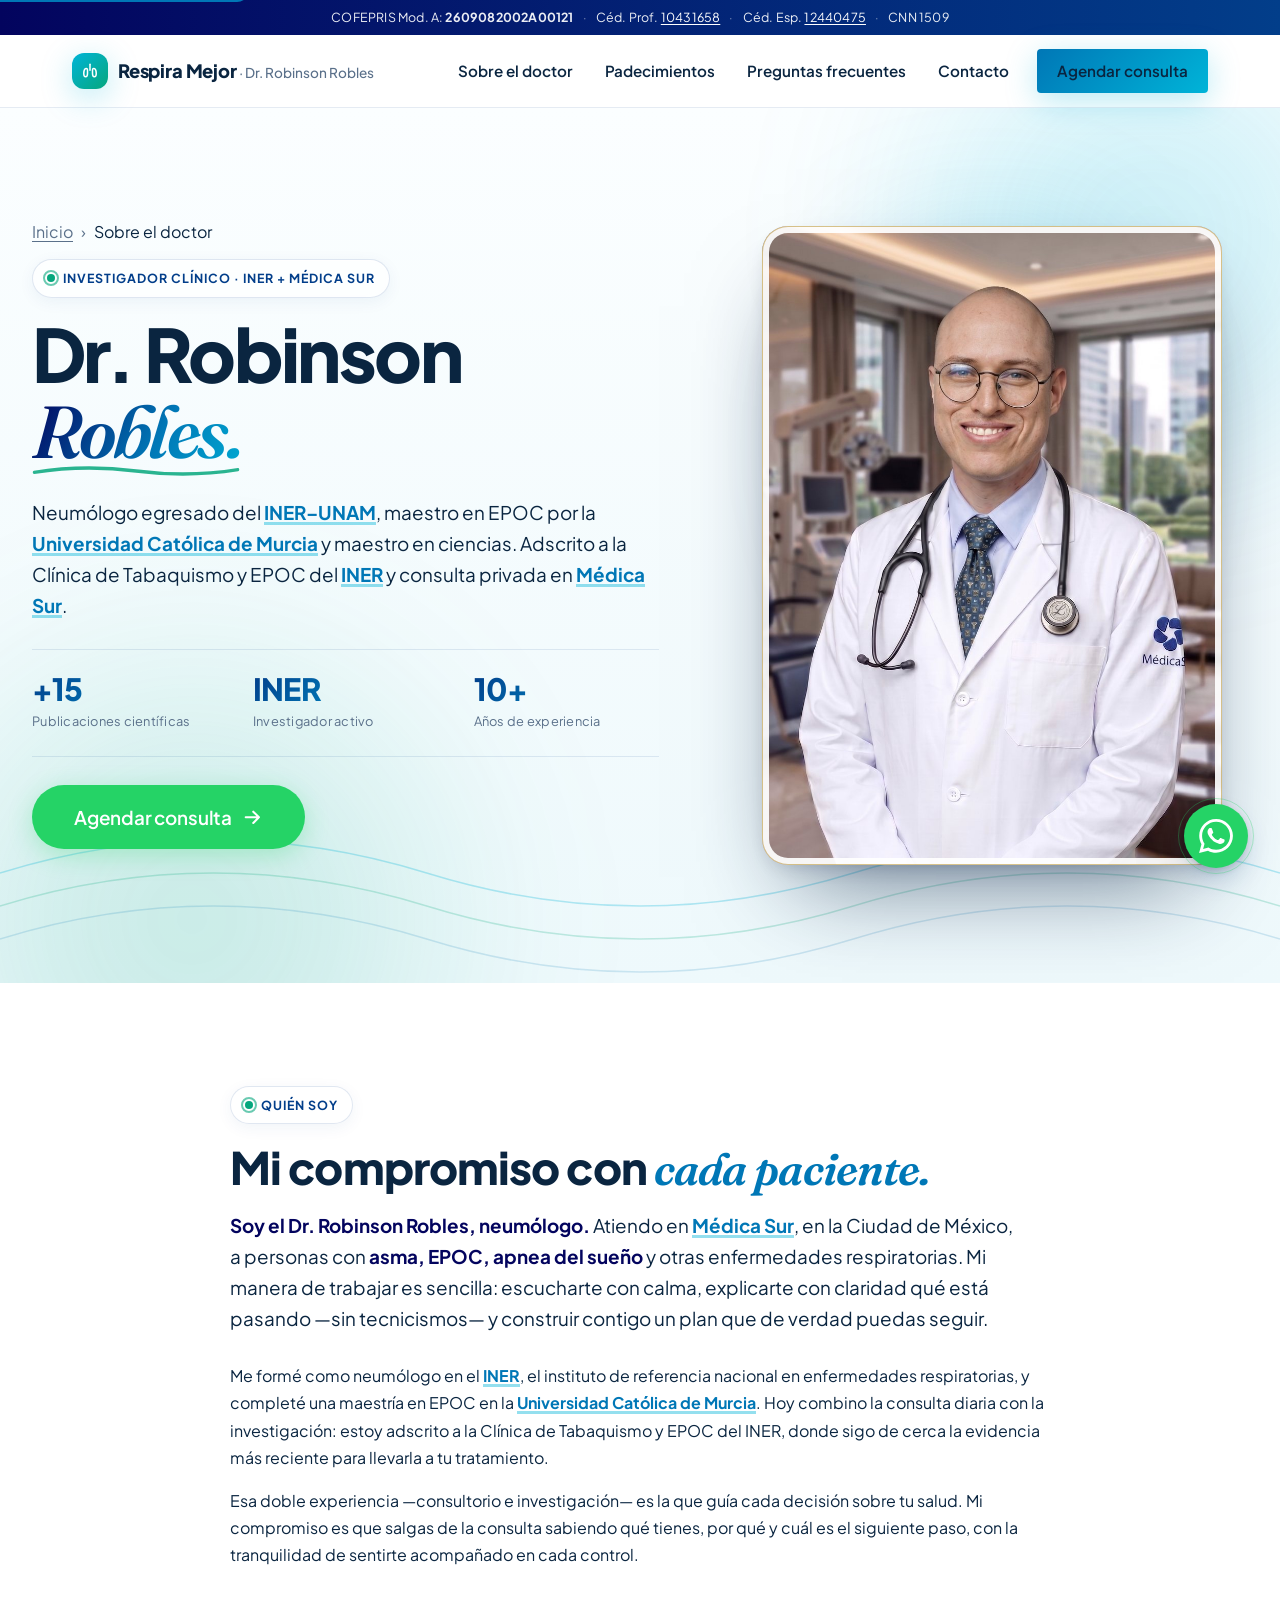
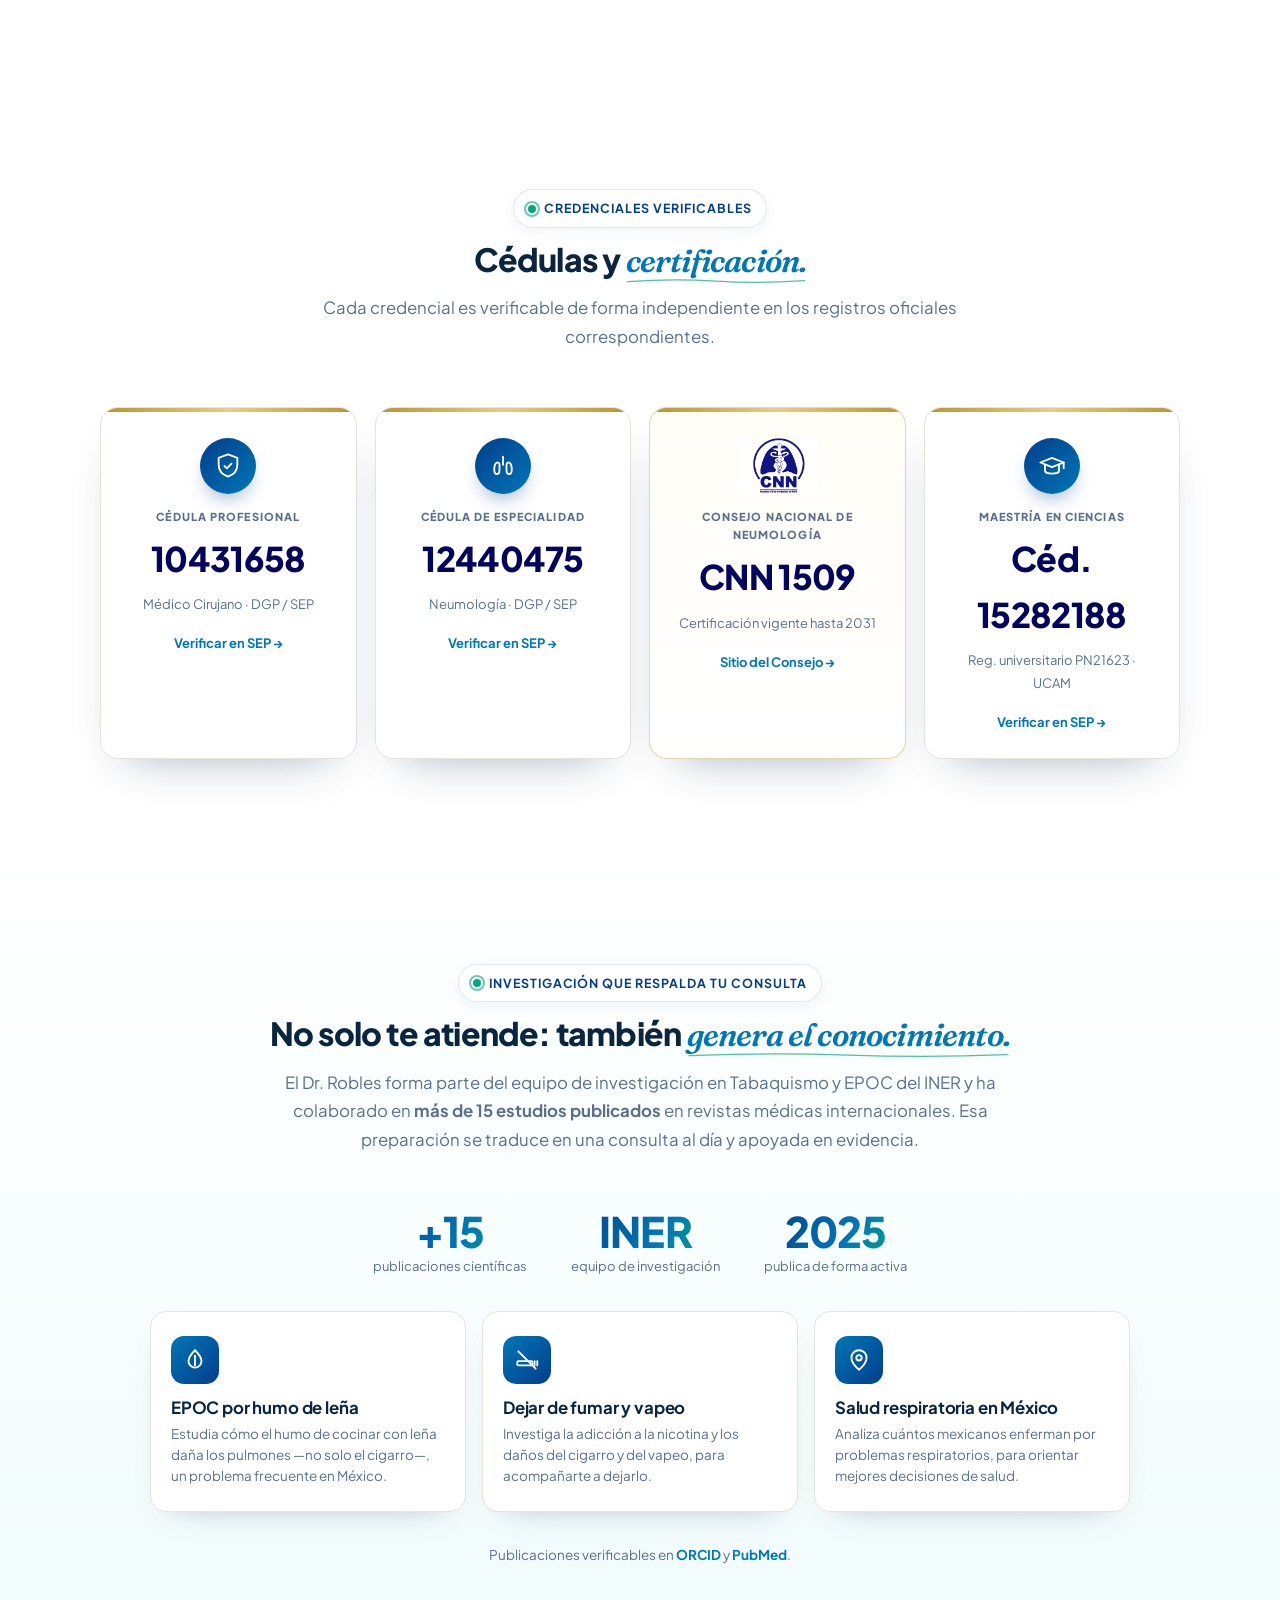
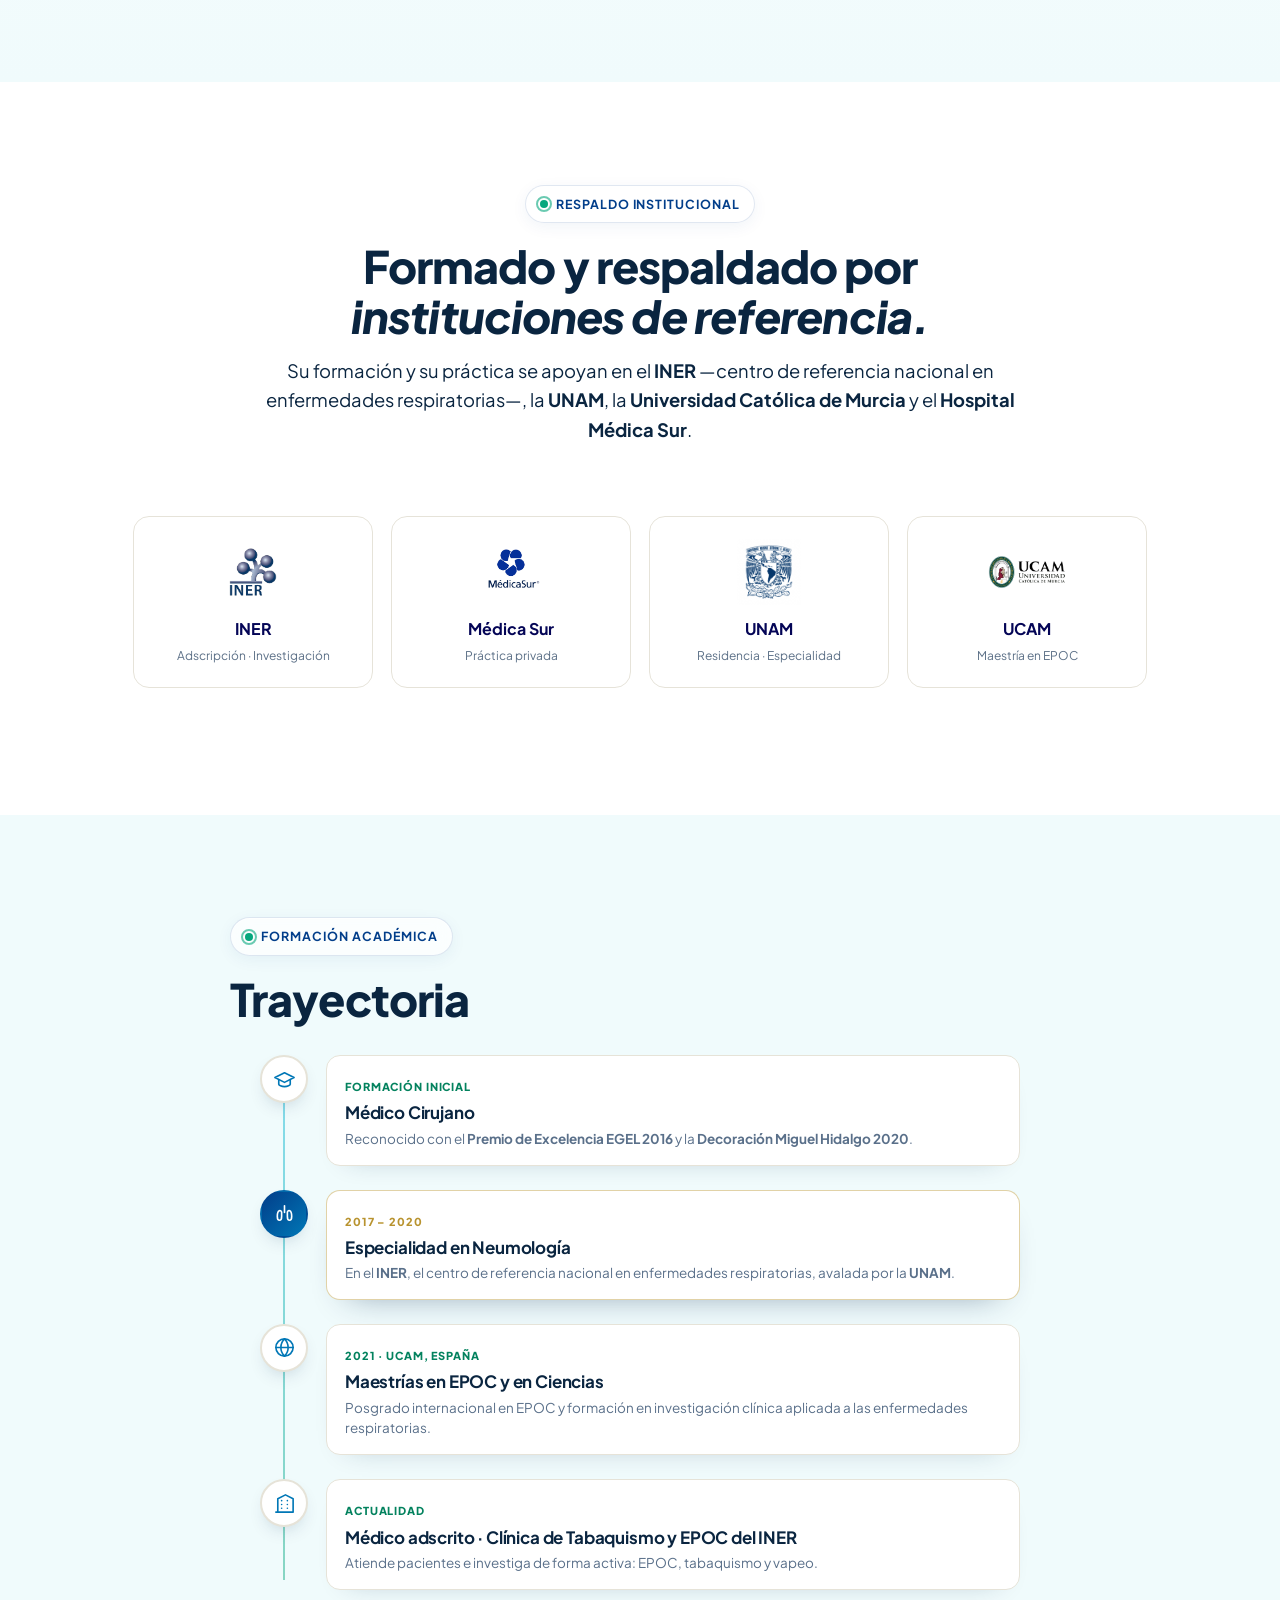
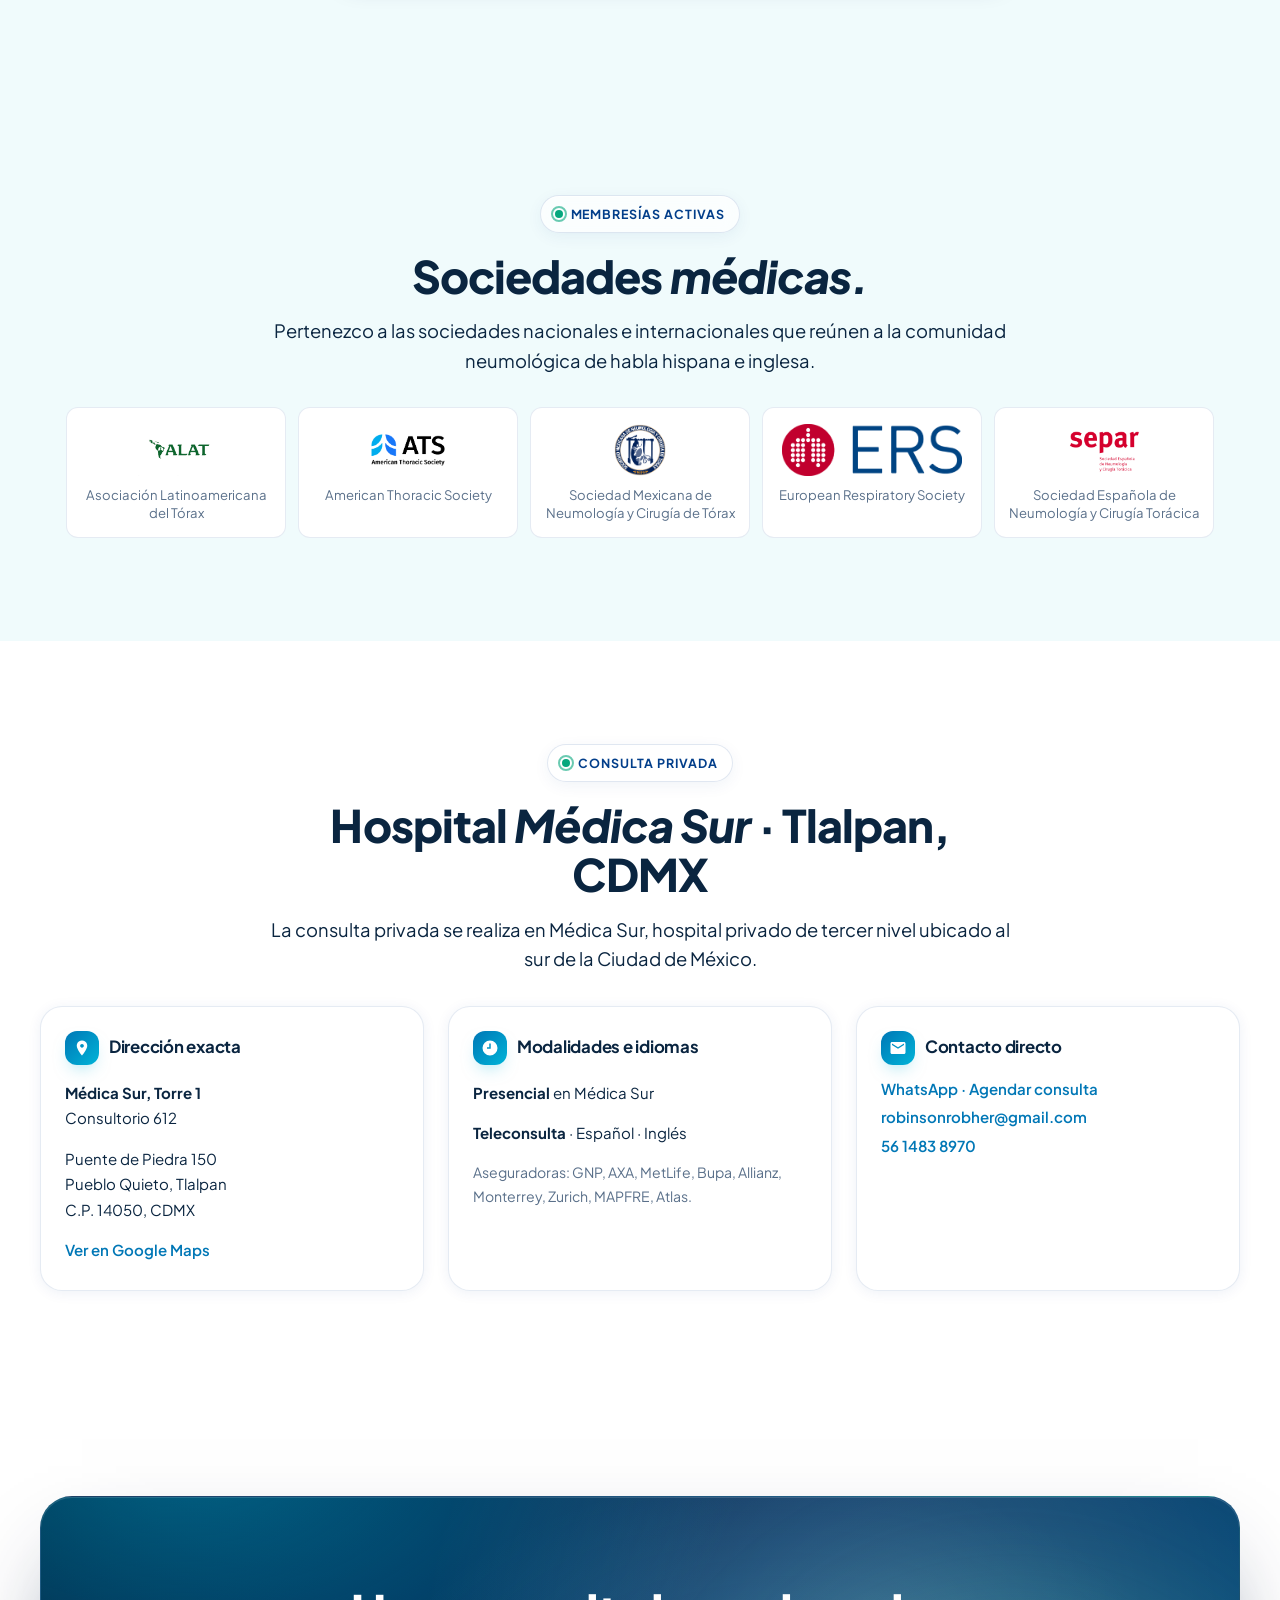
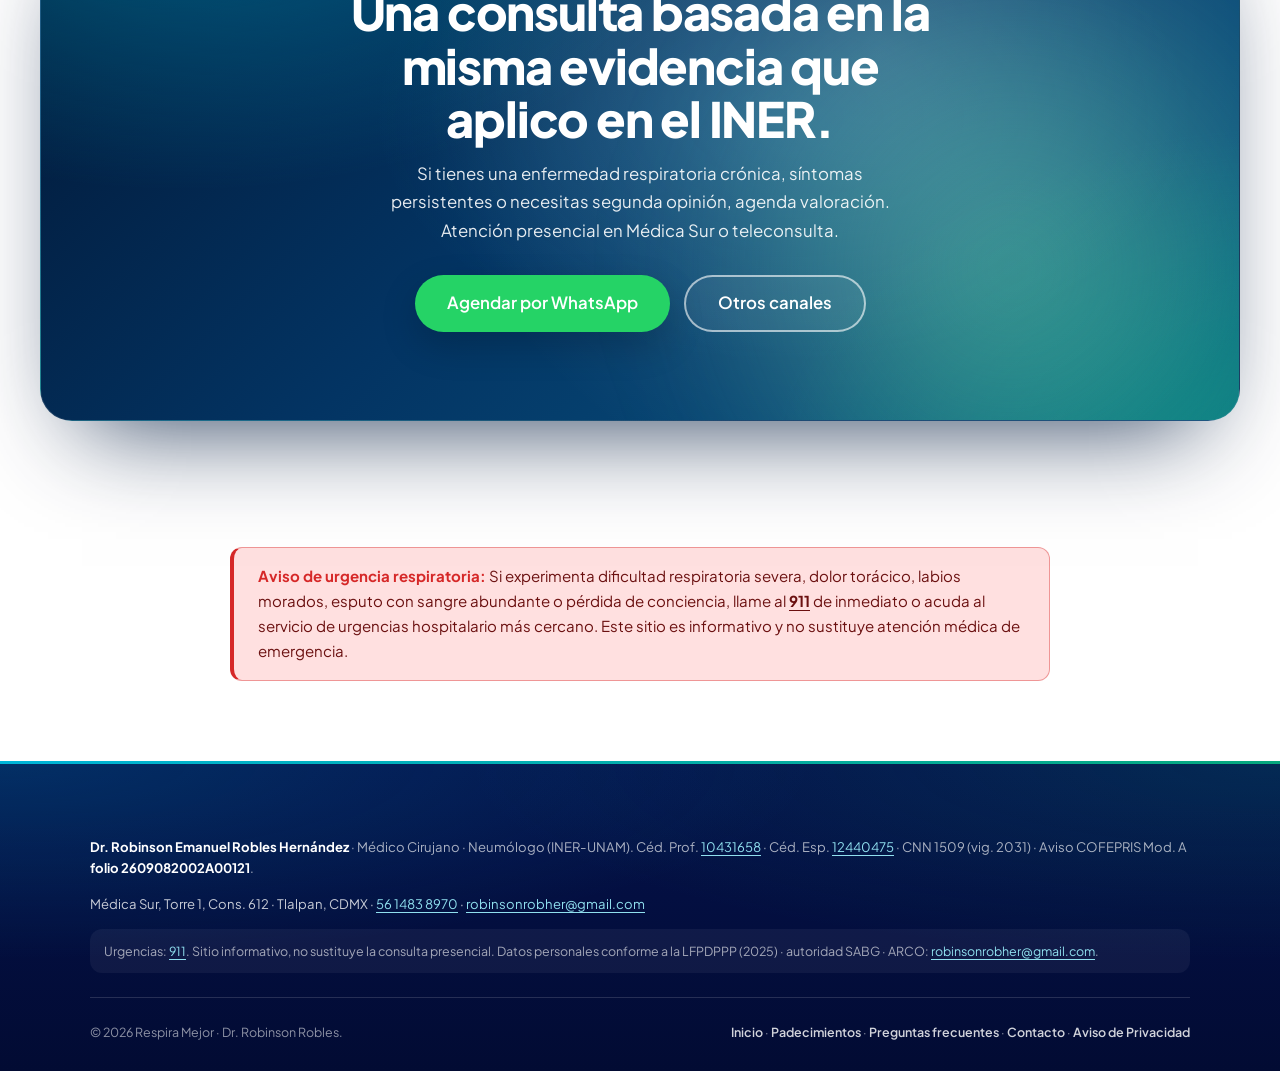
<file: sobre-el-doctor/index.html>
<!DOCTYPE html>
<html lang="es-MX">
<head>
  <meta charset="UTF-8">
  <!-- Google tag (gtag.js) -->
  <script async src="https://www.googletagmanager.com/gtag/js?id=G-ZT5Y3TRZ6E"></script>
  <script>
    window.dataLayer = window.dataLayer || [];
    function gtag(){dataLayer.push(arguments);}
    gtag('js', new Date());
    gtag('config', 'G-ZT5Y3TRZ6E');
  </script>
  <meta name="viewport" content="width=device-width, initial-scale=1.0, viewport-fit=cover">

  <title>Dr. Robinson Robles, Neumólogo Investigador INER + Médica Sur</title>
  <meta name="description" content="Neumólogo egresado del INER-UNAM, maestría en EPOC por la UCAM, h-index 7 con 143 citas indexadas. Adscrito a la Clínica de Tabaquismo y EPOC del INER. Consulta privada en Médica Sur.">
  <meta name="author" content="Dr. Robinson Emanuel Robles Hernández">
  <meta name="robots" content="index, follow, max-snippet:-1, max-image-preview:large, max-video-preview:-1">
  <meta name="theme-color" content="#0077b6" media="(prefers-color-scheme: light)">
  <meta name="theme-color" content="#03045e" media="(prefers-color-scheme: dark)">
  <meta name="format-detection" content="telephone=yes">

  <meta name="geo.region" content="MX-CMX">
  <meta name="geo.placename" content="Ciudad de México">
  <meta name="geo.position" content="19.292000;-99.173500">
  <meta name="ICBM" content="19.292000, -99.173500">

  <link rel="canonical" href="https://respiramejorcdmx.mx/sobre-el-doctor/">
  <link rel="alternate" hreflang="es-MX" href="https://respiramejorcdmx.mx/sobre-el-doctor/">
  <link rel="alternate" hreflang="x-default" href="https://respiramejorcdmx.mx/sobre-el-doctor/">

  <meta property="og:type" content="profile">
  <meta property="og:site_name" content="Respira Mejor">
  <meta property="og:title" content="Dr. Robinson Robles, Neumólogo Investigador INER + Médica Sur">
  <meta property="og:description" content="Neumólogo egresado del INER-UNAM, maestría en EPOC (UCAM), h-index 7. Adscrito a la Clínica de Tabaquismo y EPOC del INER.">
  <meta property="og:url" content="https://respiramejorcdmx.mx/sobre-el-doctor/">
  <meta property="og:locale" content="es_MX">
  <meta property="og:image" content="https://respiramejorcdmx.mx/images/og-doctor.svg">
  <meta property="og:image:width" content="1200">
  <meta property="og:image:height" content="630">
  <meta property="og:image:alt" content="Dr. Robinson Robles, neumólogo investigador INER + Médica Sur, CDMX.">
  <meta property="profile:first_name" content="Robinson Emmanuel">
  <meta property="profile:last_name" content="Robles Hernández">

  <meta name="twitter:card" content="summary_large_image">
  <meta name="twitter:title" content="Dr. Robinson Robles, Neumólogo Investigador INER + Médica Sur">
  <meta name="twitter:description" content="Neumólogo egresado del INER-UNAM, maestría en EPOC (UCAM), h-index 7.">
  <meta name="twitter:image" content="https://respiramejorcdmx.mx/images/og-doctor.svg">
  <meta name="twitter:image:alt" content="Dr. Robinson Robles, neumólogo CDMX">

  <link rel="icon" type="image/svg+xml" href="../images/favicon.svg">
  <link rel="apple-touch-icon" href="../images/favicon.svg">
  <link rel="manifest" href="../manifest.webmanifest">

  <link rel="preconnect" href="https://fonts.googleapis.com">
  <link rel="preconnect" href="https://fonts.gstatic.com" crossorigin>

  <link rel="preload" as="image" href="../images/dr-robles-landing.jpg" fetchpriority="high">


  <script type="application/ld+json">
  {
    "@context": "https://schema.org",
    "@graph": [
      {
        "@type": "MedicalWebPage",
        "@id": "https://respiramejorcdmx.mx/sobre-el-doctor/#webpage",
        "url": "https://respiramejorcdmx.mx/sobre-el-doctor/",
        "name": "Dr. Robinson Robles, Neumólogo Investigador INER + Médica Sur",
        "inLanguage": "es-MX",
        "isPartOf": { "@id": "https://respiramejorcdmx.mx/#website" },
        "datePublished": "2026-05-03",
        "dateModified": "2026-05-03",
        "lastReviewed": "2026-05-03",
        "reviewedBy": { "@id": "https://respiramejorcdmx.mx/#physician" },
        "specialty": "https://schema.org/Pulmonary",
        "audience": { "@type": "MedicalAudience", "audienceType": "Patient" },
        "primaryImageOfPage": { "@type": "ImageObject", "url": "https://respiramejorcdmx.mx/images/og-doctor.svg" },
        "about": [{ "@id": "https://respiramejorcdmx.mx/#physician" }],
        "mainContentOfPage": { "@type": "WebPageElement", "cssSelector": "main" }
      },
      {
        "@type": "BreadcrumbList",
        "@id": "https://respiramejorcdmx.mx/sobre-el-doctor/#breadcrumb",
        "itemListElement": [
          { "@type": "ListItem", "position": 1, "name": "Inicio", "item": "https://respiramejorcdmx.mx/" },
          { "@type": "ListItem", "position": 2, "name": "Sobre el doctor", "item": "https://respiramejorcdmx.mx/sobre-el-doctor/" }
        ]
      },
      {
        "@type": ["Physician", "Person"],
        "@id": "https://respiramejorcdmx.mx/#physician",
        "name": "Dr. Robinson Emanuel Robles Hernández",
        "alternateName": "Dr. Robinson Robles",
        "honorificPrefix": "Dr.",
        "givenName": "Robinson Emmanuel",
        "familyName": "Robles Hernández",
        "jobTitle": "Médico Neumólogo · Investigador clínico",
        "image": "https://respiramejorcdmx.mx/images/dr-robles-landing.jpg",
        "url": "https://respiramejorcdmx.mx/sobre-el-doctor/",
        "telephone": "+5215614838970",
        "email": "robinsonrobher@gmail.com",
        "medicalSpecialty": "https://schema.org/Pulmonary",
        "knowsLanguage": ["es-MX", "en"],
        "knowsAbout": [
          "Asma",
          "Enfermedad Pulmonar Obstructiva Crónica (EPOC)",
          "Apnea Obstructiva del Sueño",
          "Tabaquismo y vapeo",
          "Fisiopatología de las vías aéreas",
          "Hipoxemia",
          "Prevención y diagnóstico temprano de EPOC"
        ],
        "worksFor": { "@id": "https://respiramejorcdmx.mx/#organization" },
        "workLocation": { "@id": "https://respiramejorcdmx.mx/#organization" },
        "memberOf": [
          { "@type": "MedicalOrganization", "name": "Asociación Latinoamericana del Tórax (ALAT)", "url": "https://alatorax.org/" },
          { "@type": "MedicalOrganization", "name": "European Respiratory Society (ERS)", "url": "https://www.ersnet.org/" },
          { "@type": "MedicalOrganization", "name": "Sociedad Mexicana de Neumología y Cirugía de Tórax (SMNyCT)", "url": "https://smnyct.org.mx/" },
          { "@type": "MedicalOrganization", "name": "Sociedad Española de Neumología y Cirugía Torácica (SEPAR)", "url": "https://www.separ.es/" }
        ],
        "alumniOf": [
          { "@type": ["EducationalOrganization", "MedicalOrganization"], "name": "Instituto Nacional de Enfermedades Respiratorias (INER) — UNAM", "url": "https://www.iner.salud.gob.mx/" },
          { "@type": "CollegeOrUniversity", "name": "Universidad Católica de Murcia (UCAM)", "url": "https://www.ucam.edu/" }
        ],
        "hasCredential": [
          {
            "@type": "EducationalOccupationalCredential",
            "name": "Cédula Profesional de Médico Cirujano",
            "credentialCategory": "license",
            "identifier": "10431658",
            "recognizedBy": { "@type": "GovernmentOrganization", "name": "Dirección General de Profesiones, Secretaría de Educación Pública (México)" }
          },
          {
            "@type": "EducationalOccupationalCredential",
            "name": "Cédula de Especialidad en Neumología",
            "credentialCategory": "license",
            "identifier": "12440475",
            "recognizedBy": { "@type": "GovernmentOrganization", "name": "Dirección General de Profesiones, Secretaría de Educación Pública (México)" }
          },
          {
            "@type": "EducationalOccupationalCredential",
            "name": "Certificación vigente del Consejo Nacional de Neumología y Cirugía de Tórax",
            "credentialCategory": "certification",
            "identifier": "1509",
            "validUntil": "2031-12-31",
            "recognizedBy": { "@type": "Organization", "name": "Consejo Nacional de Neumología y Cirugía de Tórax", "url": "https://consejonacionaldeneumologia.org/" }
          },
          {
            "@type": "EducationalOccupationalCredential",
            "name": "Maestría en Ciencias",
            "credentialCategory": "degree",
            "educationalLevel": "Postgraduate",
            "identifier": [
              { "@type": "PropertyValue", "name": "Cédula profesional", "value": "15282188" },
              { "@type": "PropertyValue", "name": "Número de Registro Universitario", "value": "PN21623" }
            ],
            "recognizedBy": { "@type": "GovernmentOrganization", "name": "Dirección General de Profesiones, Secretaría de Educación Pública (México)" }
          }
        ],
        "sameAs": [
          "https://www.doctoralia.com.mx/robinson-robles/neumologo/ciudad-de-mexico",
          "https://scholar.google.com/citations?user=r5pw7WwAAAAJ&hl=es",
          "https://orcid.org/0000-0003-3708-7368"
        ]
      },
      {
        "@type": ["MedicalClinic", "MedicalOrganization"],
        "@id": "https://respiramejorcdmx.mx/#organization",
        "name": "Respira Mejor — Consultorio del Dr. Robinson Robles",
        "url": "https://respiramejorcdmx.mx/",
        "telephone": "+5215614838970",
        "email": "robinsonrobher@gmail.com",
        "medicalSpecialty": "https://schema.org/Pulmonary",
        "address": {
          "@type": "PostalAddress",
          "streetAddress": "Puente de Piedra 150, Torre 1, Consultorio 612",
          "addressLocality": "Tlalpan",
          "addressRegion": "CDMX",
          "postalCode": "14050",
          "addressCountry": "MX"
        },
        "geo": { "@type": "GeoCoordinates", "latitude": 19.292000, "longitude": -99.173500 },
        "containedInPlace": {
          "@type": "Hospital",
          "name": "Hospital Médica Sur",
          "url": "https://www.medicasur.com.mx/"
        }
      }
    ]
  }
  </script>

  <link rel="stylesheet" href="https://fonts.googleapis.com/css2?family=Fraunces:ital,opsz,wght@1,9..144,500&family=Plus+Jakarta+Sans:wght@400;500;600;700;800&display=swap" media="print" onload="this.media='all'">
  <noscript>
    <link rel="stylesheet" href="https://fonts.googleapis.com/css2?family=Fraunces:ital,opsz,wght@1,9..144,500&family=Plus+Jakarta+Sans:wght@400;500;600;700;800&display=swap">
  </noscript>

  <link rel="stylesheet" href="../css/tokens.css">
  <link rel="stylesheet" href="../css/site.css">
  <link rel="stylesheet" href="../css/premium.css">
  <link rel="stylesheet" href="../css/signature.css">
</head>
<body>
  <script>document.body.classList.add('js-enabled');</script>

  <a class="skip-link" href="#main">Saltar al contenido principal</a>

  <div class="top-bar-legal" role="region" aria-label="Cumplimiento sanitario">
    <span>COFEPRIS Mod. A: <strong>2609082002A00121</strong></span>
    <span class="sep" aria-hidden="true">·</span>
    <span>Céd. Prof. <a href="https://www.cedulaprofesional.sep.gob.mx/" rel="external noopener">10431658</a></span>
    <span class="sep" aria-hidden="true">·</span>
    <span>Céd. Esp. <a href="https://www.cedulaprofesional.sep.gob.mx/" rel="external noopener">12440475</a></span>
    <span class="sep" aria-hidden="true">·</span>
    <span>CNN 1509</span>
  </div>

  <nav class="navbar" id="mainNav" aria-label="Navegación principal">
    <div class="navbar__container">
      <a href="../index.html" class="navbar__brand" aria-label="Respira Mejor — Inicio">
        <span class="navbar__brand-mark" aria-hidden="true">
          <svg viewBox="0 0 24 24" width="20" height="20" fill="none" stroke="currentColor" stroke-width="1.8" stroke-linecap="round" stroke-linejoin="round"><path d="M12 4v7"/><path d="M9 11c0-1.6-1.3-2.5-2.5-1.8C5 10 4.5 12.5 4.5 15c0 2 .4 4 2.3 4S9 17 9 15Z"/><path d="M15 11c0-1.6 1.3-2.5 2.5-1.8C19 10 19.5 12.5 19.5 15c0 2-.4 4-2.3 4S15 17 15 15Z"/></svg>
        </span>
        <span>Respira Mejor <span class="navbar__brand-suffix">· Dr. Robinson Robles</span></span>
      </a>
      <button class="navbar__toggler" type="button" aria-label="Abrir menú de navegación" aria-expanded="false" aria-controls="navMenu">
        <span class="bar" aria-hidden="true"></span>
        <span class="bar" aria-hidden="true"></span>
        <span class="bar" aria-hidden="true"></span>
      </button>
      <ul class="navbar__menu" id="navMenu">
        <li><a href="../sobre-el-doctor/index.html" aria-current="page">Sobre el doctor</a></li>
        <li><a href="../index.html#padecimientos">Padecimientos</a></li>
        <li><a href="../preguntas-frecuentes/index.html">Preguntas frecuentes</a></li>
        <li><a href="../contacto/index.html">Contacto</a></li>
        <li>
          <a class="btn btn--primary btn-pro navbar__cta" href="https://wa.me/5215614838970?text=Hola%2C%20me%20gustar%C3%ADa%20agendar%20una%20consulta%20de%20neumolog%C3%ADa.">
            Agendar consulta
          </a>
        </li>
      </ul>
    </div>
  </nav>

  <a class="whatsapp-float"
     href="https://wa.me/5215614838970?text=Hola%2C%20me%20gustar%C3%ADa%20agendar%20una%20consulta%20de%20neumolog%C3%ADa."
     aria-label="Agendar consulta por WhatsApp">
    <span class="whatsapp-float__label">Agendar por WhatsApp</span>
    <svg viewBox="0 0 24 24" fill="currentColor" aria-hidden="true">
      <path d="M.057 24l1.687-6.163c-1.041-1.804-1.588-3.849-1.587-5.946.003-6.556 5.338-11.891 11.893-11.891 3.181.001 6.167 1.24 8.413 3.488 2.245 2.248 3.481 5.236 3.48 8.414-.003 6.557-5.338 11.892-11.893 11.892-1.99-.001-3.951-.5-5.688-1.448l-6.305 1.654zm6.597-3.807c1.676.995 3.276 1.591 5.392 1.592 5.448 0 9.886-4.434 9.889-9.885.002-5.462-4.415-9.89-9.881-9.892-5.452 0-9.887 4.434-9.889 9.884-.001 2.225.651 3.891 1.746 5.634l-.999 3.648 3.742-.981zm11.387-5.464c-.074-.124-.272-.198-.57-.347-.297-.149-1.758-.868-2.031-.967-.272-.099-.47-.149-.669.149-.198.297-.768.967-.941 1.165-.173.198-.347.223-.644.074-.297-.149-1.255-.462-2.39-1.475-.883-.788-1.48-1.761-1.653-2.059-.173-.297-.018-.458.13-.606.134-.133.297-.347.446-.521.151-.172.2-.296.3-.495.099-.198.05-.372-.025-.521-.075-.148-.669-1.611-.916-2.206-.242-.579-.487-.501-.669-.51l-.57-.01c-.198 0-.52.074-.792.372s-1.04 1.016-1.04 2.479 1.065 2.876 1.213 3.074c.149.198 2.095 3.2 5.076 4.487.709.306 1.263.489 1.694.626.712.226 1.36.194 1.872.118.571-.085 1.758-.719 2.006-1.413.247-.694.247-1.289.173-1.413z"/>
    </svg>
  </a>

  <main id="main">

    <!-- ===== HERO PRO biográfico ===== -->
    <section class="hero-pro">
      <div class="hero-pro__container">
        <div class="hero-pro__copy">
          <nav aria-label="Breadcrumb" style="margin-bottom: 14px;">
            <ol style="list-style: none; padding: 0; margin: 0; display: flex; gap: 8px; font-size: .85rem; color: var(--ink-muted);">
              <li><a href="../index.html" style="color: inherit;">Inicio</a></li>
              <li aria-hidden="true">›</li>
              <li><span style="color: var(--ink);">Sobre el doctor</span></li>
            </ol>
          </nav>

          <span class="badge-pill"><span class="pulse" aria-hidden="true"></span>Investigador clínico · INER + Médica Sur</span>
          <h1 class="headline-pro">Dr. Robinson<br><em>Robles.</em></h1>
          <p class="lead-pro">
            Neumólogo egresado del <span class="hl-inst">INER&#8211;UNAM</span>, maestro en EPOC por la <span class="hl-inst">Universidad Católica de Murcia</span> y maestro en ciencias. Adscrito a la Clínica de Tabaquismo y EPOC del <span class="hl-inst">INER</span> y consulta privada en <span class="hl-inst">Médica Sur</span>.
          </p>

          <div class="stats-row" role="list">
            <div role="listitem">
              <span class="stat-pro__num">+15</span>
              <span class="stat-pro__label">Publicaciones científicas</span>
            </div>
            <div role="listitem">
              <span class="stat-pro__num">INER</span>
              <span class="stat-pro__label">Investigador activo</span>
            </div>
            <div role="listitem">
              <span class="stat-pro__num">10+</span>
              <span class="stat-pro__label">Años de experiencia</span>
            </div>
          </div>

          <div class="hero__cta">
            <a class="btn btn--whatsapp btn--xl btn-pro"
               href="https://wa.me/5215614838970?text=Hola%2C%20me%20gustar%C3%ADa%20agendar%20una%20consulta%20de%20neumolog%C3%ADa.">
              Agendar consulta
              <svg viewBox="0 0 24 24" fill="none" stroke="currentColor" stroke-width="2.2" stroke-linecap="round" stroke-linejoin="round" aria-hidden="true"><path d="M5 12h14M13 6l6 6-6 6"/></svg>
            </a>
          </div>
        </div>

        <div class="hero-pro__visual">
          <figure class="portrait-lux">
            <div class="portrait-lux__frame">
              <img src="../images/dr-robles-landing.jpg"
                   alt="Dr. Robinson Robles, neumólogo, retrato profesional en Médica Sur"
                   width="675" height="1200"
                   fetchpriority="high"
                   decoding="async">
            </div>
          </figure>
        </div>
      </div>
    </section>

    <!-- ===== Bio narrativa (primera persona) ===== -->
    <section class="section">
      <div class="container container--narrow">
        <div class="reveal-up">
          <span class="badge-pill"><span class="pulse" aria-hidden="true"></span>Quién soy</span>
          <h2 style="margin-top: 18px;">Mi compromiso con <em style="font-style: italic; font-family: var(--font-serif); color: var(--sea); font-weight: 600;">cada paciente.</em></h2>
          <p class="lead-pro">
            <strong>Soy el Dr. Robinson Robles, neumólogo.</strong> Atiendo en <span class="hl-inst">Médica Sur</span>, en la Ciudad de México, a personas con <strong>asma, EPOC, apnea del sueño</strong> y otras enfermedades respiratorias. Mi manera de trabajar es sencilla: escucharte con calma, explicarte con claridad qué está pasando —sin tecnicismos— y construir contigo un plan que de verdad puedas seguir.
          </p>
          <p>
            Me formé como neumólogo en el <span class="hl-inst">INER</span>, el instituto de referencia nacional en enfermedades respiratorias, y completé una maestría en EPOC en la <span class="hl-inst">Universidad Católica de Murcia</span>. Hoy combino la consulta diaria con la investigación: estoy adscrito a la Clínica de Tabaquismo y EPOC del INER, donde sigo de cerca la evidencia más reciente para llevarla a tu tratamiento.
          </p>
          <p>
            Esa doble experiencia —consultorio e investigación— es la que guía cada decisión sobre tu salud. Mi compromiso es que salgas de la consulta sabiendo qué tienes, por qué y cuál es el siguiente paso, con la tranquilidad de sentirte acompañado en cada control.
          </p>
        </div>
      </div>
    </section>

    <!-- ===== Credenciales verificables (premium · debajo de la bio) ===== -->
    <section class="section">
      <div class="container">
        <div class="section-head reveal-up">
          <span class="badge-pill"><span class="pulse" aria-hidden="true"></span>Credenciales verificables</span>
          <h2>Cédulas y <em>certificación.</em></h2>
          <p>Cada credencial es verificable de forma independiente en los registros oficiales correspondientes.</p>
        </div>

        <div class="creds-lux reveal-up">
          <article class="cred-lux">
            <span class="cred-lux__seal" aria-hidden="true">
              <svg viewBox="0 0 24 24" fill="none" stroke="currentColor" stroke-width="1.6" stroke-linecap="round" stroke-linejoin="round"><path d="M12 2 4 5v6c0 5 3.4 8.6 8 10 4.6-1.4 8-5 8-10V5l-8-3Z"/><path d="m9 12 2 2 4-4"/></svg>
            </span>
            <div class="cred-lux__label">Cédula Profesional</div>
            <div class="cred-lux__value">10431658</div>
            <p class="cred-lux__note">Médico Cirujano · DGP / SEP</p>
            <a class="cred-lux__verify" href="https://www.cedulaprofesional.sep.gob.mx/" rel="external noopener">Verificar en SEP →</a>
          </article>
          <article class="cred-lux">
            <span class="cred-lux__seal" aria-hidden="true">
              <svg viewBox="0 0 24 24" fill="none" stroke="currentColor" stroke-width="1.6" stroke-linecap="round" stroke-linejoin="round"><path d="M12 4v7"/><path d="M9 11c0-1.6-1.3-2.5-2.5-1.8C5 10 4.5 12.5 4.5 15c0 2 .4 4 2.3 4S9 17 9 15Z"/><path d="M15 11c0-1.6 1.3-2.5 2.5-1.8C19 10 19.5 12.5 19.5 15c0 2-.4 4-2.3 4S15 17 15 15Z"/></svg>
            </span>
            <div class="cred-lux__label">Cédula de Especialidad</div>
            <div class="cred-lux__value">12440475</div>
            <p class="cred-lux__note">Neumología · DGP / SEP</p>
            <a class="cred-lux__verify" href="https://www.cedulaprofesional.sep.gob.mx/" rel="external noopener">Verificar en SEP →</a>
          </article>
          <article class="cred-lux cred-lux--featured">
            <img class="cred-lux__logo" src="../images/consejo.png" alt="Consejo Nacional de Neumología y Cirugía de Tórax" loading="lazy">
            <div class="cred-lux__label">Consejo Nacional de Neumología</div>
            <div class="cred-lux__value">CNN 1509</div>
            <p class="cred-lux__note">Certificación vigente hasta 2031</p>
            <a class="cred-lux__verify" href="https://consejonacionaldeneumologia.org/" rel="external noopener">Sitio del Consejo →</a>
          </article>
          <article class="cred-lux">
            <span class="cred-lux__seal" aria-hidden="true">
              <svg viewBox="0 0 24 24" fill="none" stroke="currentColor" stroke-width="1.6" stroke-linecap="round" stroke-linejoin="round"><path d="M22 9 12 5 2 9l10 4 10-4Z"/><path d="M6 11v5c0 1.4 2.7 2.5 6 2.5s6-1.1 6-2.5v-5"/><path d="M22 9v5"/></svg>
            </span>
            <div class="cred-lux__label">Maestría en Ciencias</div>
            <div class="cred-lux__value">Céd. 15282188</div>
            <p class="cred-lux__note">Reg. universitario PN21623 · UCAM</p>
            <a class="cred-lux__verify" href="https://www.cedulaprofesional.sep.gob.mx/" rel="external noopener">Verificar en SEP →</a>
          </article>
        </div>
      </div>
    </section>

    <!-- ===== Investigación que respalda tu consulta (amigable) ===== -->
    <section class="section" style="background: linear-gradient(180deg, var(--paper) 0%, var(--cloud) 100%);">
      <div class="container">
        <div class="section-head reveal-up">
          <span class="badge-pill"><span class="pulse" aria-hidden="true"></span>Investigación que respalda tu consulta</span>
          <h2>No solo te atiende: también <em>genera el conocimiento.</em></h2>
          <p>El Dr. Robles forma parte del equipo de investigación en Tabaquismo y EPOC del INER y ha colaborado en <strong>más de 15 estudios publicados</strong> en revistas médicas internacionales. Esa preparación se traduce en una consulta al día y apoyada en evidencia.</p>
        </div>

        <div class="research-figures reveal-up">
          <div class="research-figure"><b>+15</b><span>publicaciones científicas</span></div>
          <div class="research-figure"><b>INER</b><span>equipo de investigación</span></div>
          <div class="research-figure"><b>2025</b><span>publica de forma activa</span></div>
        </div>

        <div class="research-grid reveal-up">
          <article class="research-card">
            <span class="research-card__ic" aria-hidden="true"><svg viewBox="0 0 24 24" fill="none" stroke="currentColor" stroke-width="1.7" stroke-linecap="round" stroke-linejoin="round"><path d="M12 3c4 4 6 7 6 10a6 6 0 0 1-12 0c0-3 2-6 6-10Z"/><path d="M12 8v9"/></svg></span>
            <h3>EPOC por humo de leña</h3>
            <p>Estudia cómo el humo de cocinar con leña daña los pulmones —no solo el cigarro—, un problema frecuente en México.</p>
          </article>
          <article class="research-card">
            <span class="research-card__ic" aria-hidden="true"><svg viewBox="0 0 24 24" fill="none" stroke="currentColor" stroke-width="1.7" stroke-linecap="round" stroke-linejoin="round"><rect x="3" y="13" width="14" height="4" rx="1"/><path d="M19 13v4M21.5 13v4"/><path d="M4 4l16 16"/></svg></span>
            <h3>Dejar de fumar y vapeo</h3>
            <p>Investiga la adicción a la nicotina y los daños del cigarro y del vapeo, para acompañarte a dejarlo.</p>
          </article>
          <article class="research-card">
            <span class="research-card__ic" aria-hidden="true"><svg viewBox="0 0 24 24" fill="none" stroke="currentColor" stroke-width="1.7" stroke-linecap="round" stroke-linejoin="round"><path d="M12 21s-7-5.7-7-11a7 7 0 0 1 14 0c0 5.3-7 11-7 11Z"/><circle cx="12" cy="10" r="2.5"/></svg></span>
            <h3>Salud respiratoria en México</h3>
            <p>Analiza cuántos mexicanos enferman por problemas respiratorios, para orientar mejores decisiones de salud.</p>
          </article>
        </div>

        <p class="research-verify reveal-up">
          Publicaciones verificables en
          <a href="https://orcid.org/0000-0003-3708-7368" rel="external noopener">ORCID</a> y
          <a href="https://pubmed.ncbi.nlm.nih.gov/?term=Robles-Hernandez+R+Mexico+respiratory" rel="external noopener">PubMed</a>.
        </p>
      </div>
    </section>

    <!-- ===== Adscripción institucional ===== -->
    <section class="section">
      <div class="container">
        <div class="reveal-up" style="max-width: 760px; margin: 0 auto var(--sp-7); text-align: center;">
          <span class="badge-pill"><span class="pulse" aria-hidden="true"></span>Respaldo institucional</span>
          <h2 style="margin-top: 18px;">Formado y respaldado por <em>instituciones de referencia.</em></h2>
          <p class="lead" style="margin: 0 auto;">
            Su formación y su práctica se apoyan en el <strong>INER</strong> —centro de referencia nacional en enfermedades respiratorias—, la <strong>UNAM</strong>, la <strong>Universidad Católica de Murcia</strong> y el <strong>Hospital Médica Sur</strong>.
          </p>
        </div>

        <div class="institutions-row institutions-row--lux reveal-up">
          <a class="institution" href="https://www.iner.salud.gob.mx/" rel="external noopener">
            <span class="institution__logo"><img src="../images/iner.png" alt="Logo del Instituto Nacional de Enfermedades Respiratorias (INER)" loading="lazy"></span>
            <b>INER</b>
            <span>Adscripción · Investigación</span>
          </a>
          <a class="institution" href="https://www.medicasur.com.mx/" rel="external noopener">
            <span class="institution__logo"><img src="../images/medica-sur.jpg" alt="Logo de Médica Sur" loading="lazy"></span>
            <b>Médica Sur</b>
            <span>Práctica privada</span>
          </a>
          <a class="institution" href="https://www.unam.mx/" rel="external noopener">
            <span class="institution__logo"><img src="../images/UNAM.png" alt="Logo de la Universidad Nacional Autónoma de México (UNAM)" loading="lazy"></span>
            <b>UNAM</b>
            <span>Residencia · Especialidad</span>
          </a>
          <a class="institution" href="https://www.ucam.edu/" rel="external noopener">
            <span class="institution__logo"><img src="../images/universidad-catolica-de-murcia.png" alt="Logo de la Universidad Católica de Murcia (UCAM)" loading="lazy"></span>
            <b>UCAM</b>
            <span>Maestría en EPOC</span>
          </a>
        </div>
      </div>
    </section>

    <!-- ===== Formación académica ===== -->
    <section class="section" style="background: var(--cloud);">
      <div class="container container--narrow">
        <div class="reveal-up" style="margin-bottom: var(--sp-6);">
          <span class="badge-pill"><span class="pulse" aria-hidden="true"></span>Formación académica</span>
          <h2 style="margin-top: 18px;">Trayectoria</h2>
        </div>

        <ol class="tl-lux reveal-up">
          <li class="tl-lux__item">
            <span class="tl-lux__node" aria-hidden="true"><svg viewBox="0 0 24 24" fill="none" stroke="currentColor" stroke-width="1.7" stroke-linecap="round" stroke-linejoin="round"><path d="M22 10 12 5 2 10l10 5 10-5Z"/><path d="M6 12v5c0 1 2.7 2.5 6 2.5s6-1.5 6-2.5v-5"/></svg></span>
            <div class="tl-lux__card">
              <span class="tl-lux__year">Formación inicial</span>
              <h3 class="tl-lux__title">Médico Cirujano</h3>
              <p class="tl-lux__detail">Reconocido con el <strong>Premio de Excelencia EGEL 2016</strong> y la <strong>Decoración Miguel Hidalgo 2020</strong>.</p>
            </div>
          </li>
          <li class="tl-lux__item tl-lux__item--key">
            <span class="tl-lux__node" aria-hidden="true"><svg viewBox="0 0 24 24" fill="none" stroke="currentColor" stroke-width="1.7" stroke-linecap="round" stroke-linejoin="round"><path d="M12 4v7"/><path d="M9 11c0-1.6-1.3-2.5-2.5-1.8C5 10 4.5 12.5 4.5 15c0 2 .4 4 2.3 4S9 17 9 15Z"/><path d="M15 11c0-1.6 1.3-2.5 2.5-1.8C19 10 19.5 12.5 19.5 15c0 2-.4 4-2.3 4S15 17 15 15Z"/></svg></span>
            <div class="tl-lux__card">
              <span class="tl-lux__year">2017 – 2020</span>
              <h3 class="tl-lux__title">Especialidad en Neumología</h3>
              <p class="tl-lux__detail">En el <strong>INER</strong>, el centro de referencia nacional en enfermedades respiratorias, avalada por la <strong>UNAM</strong>.</p>
            </div>
          </li>
          <li class="tl-lux__item">
            <span class="tl-lux__node" aria-hidden="true"><svg viewBox="0 0 24 24" fill="none" stroke="currentColor" stroke-width="1.7" stroke-linecap="round" stroke-linejoin="round"><circle cx="12" cy="12" r="9"/><path d="M3 12h18M12 3c2.5 2.5 3.8 5.7 3.8 9S14.5 18.5 12 21c-2.5-2.5-3.8-5.7-3.8-9S9.5 5.5 12 3Z"/></svg></span>
            <div class="tl-lux__card">
              <span class="tl-lux__year">2021 · UCAM, España</span>
              <h3 class="tl-lux__title">Maestrías en EPOC y en Ciencias</h3>
              <p class="tl-lux__detail">Posgrado internacional en EPOC y formación en investigación clínica aplicada a las enfermedades respiratorias.</p>
            </div>
          </li>
          <li class="tl-lux__item">
            <span class="tl-lux__node" aria-hidden="true"><svg viewBox="0 0 24 24" fill="none" stroke="currentColor" stroke-width="1.7" stroke-linecap="round" stroke-linejoin="round"><path d="M3 21h18M5 21V7l8-4 8 4v14"/><path d="M9 9h.01M9 13h.01M9 17h.01M15 9h.01M15 13h.01M15 17h.01"/></svg></span>
            <div class="tl-lux__card">
              <span class="tl-lux__year">Actualidad</span>
              <h3 class="tl-lux__title">Médico adscrito · Clínica de Tabaquismo y EPOC del INER</h3>
              <p class="tl-lux__detail">Atiende pacientes e investiga de forma activa: EPOC, tabaquismo y vapeo.</p>
            </div>
          </li>
        </ol>
      </div>
    </section>


    <!-- ===== Sociedades médicas ===== -->
    <section class="section" style="background: var(--cloud);">
      <div class="container">
        <div class="reveal-up" style="text-align: center; max-width: 760px; margin: 0 auto var(--sp-6);">
          <span class="badge-pill"><span class="pulse" aria-hidden="true"></span>Membresías activas</span>
          <h2 style="margin-top: 18px;">Sociedades <em>médicas.</em></h2>
          <p class="lead" style="margin: 0 auto;">
            Pertenezco a las sociedades nacionales e internacionales que reúnen a la comunidad neumológica de habla hispana e inglesa.
          </p>
        </div>

        <div class="societies-grid reveal-up">
          <a class="society" href="https://alatorax.org/" rel="external noopener">
            <img class="society__logo" src="../images/alat.png" alt="Logo de la Asociación Latinoamericana del Tórax (ALAT)" loading="lazy">
            <div class="society__name">Asociación Latinoamericana del Tórax</div>
          </a>
          <a class="society" href="https://www.thoracic.org/" rel="external noopener">
            <img class="society__logo" src="../images/ats.png" alt="Logo de la American Thoracic Society (ATS)" loading="lazy">
            <div class="society__name">American Thoracic Society</div>
          </a>
          <a class="society" href="https://smnyct.org.mx/" rel="external noopener">
            <img class="society__logo" src="../images/Logo-SMNyCT.png" alt="Logo de la Sociedad Mexicana de Neumología y Cirugía de Tórax (SMNyCT)" loading="lazy">
            <div class="society__name">Sociedad Mexicana de Neumología y Cirugía de Tórax</div>
          </a>
          <a class="society" href="https://www.ersnet.org/" rel="external noopener">
            <img class="society__logo" src="../images/ers.webp" alt="Logo de la European Respiratory Society (ERS)" loading="lazy">
            <div class="society__name">European Respiratory Society</div>
          </a>
          <a class="society" href="https://www.separ.es/" rel="external noopener">
            <img class="society__logo" src="../images/separ.png" alt="Logo de la Sociedad Española de Neumología y Cirugía Torácica (SEPAR)" loading="lazy">
            <div class="society__name">Sociedad Española de Neumología y Cirugía Torácica</div>
          </a>
        </div>
      </div>
    </section>

    <!-- ===== Hospital donde practica ===== -->
    <section class="section">
      <div class="container">
        <div class="reveal-up" style="text-align: center; max-width: 760px; margin: 0 auto var(--sp-6);">
          <span class="badge-pill"><span class="pulse" aria-hidden="true"></span>Consulta privada</span>
          <h2 style="margin-top: 18px;">Hospital <em>Médica Sur</em> · Tlalpan, CDMX</h2>
          <p class="lead" style="margin: 0 auto;">
            La consulta privada se realiza en Médica Sur, hospital privado de tercer nivel ubicado al sur de la Ciudad de México.
          </p>
        </div>

        <div class="contact-grid reveal-up">
          <div class="contact-card">
            <h3>
              <span class="icon" aria-hidden="true">
                <svg viewBox="0 0 24 24" width="18" height="18" fill="currentColor"><path d="M12 2C8 2 5 5 5 9c0 5 7 13 7 13s7-8 7-13c0-4-3-7-7-7zm0 9.5c-1.4 0-2.5-1.1-2.5-2.5S10.6 6.5 12 6.5s2.5 1.1 2.5 2.5S13.4 11.5 12 11.5z"/></svg>
              </span>
              Dirección exacta
            </h3>
            <p><strong>Médica Sur, Torre 1</strong><br>Consultorio 612</p>
            <p>Puente de Piedra 150<br>Pueblo Quieto, Tlalpan<br>C.P. 14050, CDMX</p>
            <a href="https://www.google.com/maps/search/?api=1&query=Hospital+M%C3%A9dica+Sur+Puente+de+Piedra+150+Tlalpan" rel="external noopener">Ver en Google Maps</a>
          </div>

          <div class="contact-card">
            <h3>
              <span class="icon" aria-hidden="true">
                <svg viewBox="0 0 24 24" width="18" height="18" fill="currentColor"><path d="M12 2a10 10 0 100 20 10 10 0 000-20zm1 11h-5v-2h3V6h2z"/></svg>
              </span>
              Modalidades e idiomas
            </h3>
            <p><strong>Presencial</strong> en Médica Sur</p>
            <p><strong>Teleconsulta</strong> · Español · Inglés</p>
            <p class="muted">Aseguradoras: GNP, AXA, MetLife, Bupa, Allianz, Monterrey, Zurich, MAPFRE, Atlas.</p>
          </div>

          <div class="contact-card">
            <h3>
              <span class="icon" aria-hidden="true">
                <svg viewBox="0 0 24 24" width="18" height="18" fill="currentColor"><path d="M20 4H4c-1 0-2 .9-2 2v12c0 1.1.9 2 2 2h16c1.1 0 2-.9 2-2V6c0-1.1-.9-2-2-2zm0 4l-8 5-8-5V6l8 5 8-5z"/></svg>
              </span>
              Contacto directo
            </h3>
            <a href="https://wa.me/5215614838970?text=Hola%2C%20me%20gustar%C3%ADa%20agendar%20una%20consulta%20de%20neumolog%C3%ADa.">WhatsApp · Agendar consulta</a>
            <a href="mailto:robinsonrobher@gmail.com">robinsonrobher@gmail.com</a>
            <a href="tel:+5215614838970">56 1483 8970</a>
          </div>
        </div>
      </div>
    </section>

    <!-- ===== CTA aurora final ===== -->
    <section class="section">
      <div class="container">
        <div class="cta-aurora reveal-up">
          <h2>Una consulta basada en la misma evidencia que aplico en el INER.</h2>
          <p>Si tienes una enfermedad respiratoria crónica, síntomas persistentes o necesitas segunda opinión, agenda valoración. Atención presencial en Médica Sur o teleconsulta.</p>
          <div class="cta-aurora__actions">
            <a class="btn btn--whatsapp btn--lg btn-pro"
               href="https://wa.me/5215614838970?text=Hola%2C%20me%20gustar%C3%ADa%20agendar%20una%20consulta%20de%20neumolog%C3%ADa.">
              Agendar por WhatsApp
            </a>
            <a class="btn btn--ghost btn--lg" href="../contacto/index.html">Otros canales</a>
          </div>
        </div>
      </div>
    </section>

    <!-- ===== Disclaimer urgencia 911 ===== -->
    <div class="container container--narrow">
      <aside class="medical-notice medical-notice--alert" role="note">
        <strong>Aviso de urgencia respiratoria:</strong>
        Si experimenta dificultad respiratoria severa, dolor torácico, labios morados, esputo con sangre abundante o pérdida de conciencia, llame al
        <a href="tel:911">911</a> de inmediato o acuda al servicio de urgencias hospitalario más cercano. Este sitio es informativo y no sustituye atención médica de emergencia.
      </aside>
    </div>

  </main>

  <footer>
    <section class="footer-compliance" aria-label="Información profesional Art. 83 LGS">
      <p class="footer-compliance__legal">
        <strong>Dr. Robinson Emanuel Robles Hernández</strong> · Médico Cirujano · Neumólogo (INER-UNAM).
        Céd. Prof. <a href="https://www.cedulaprofesional.sep.gob.mx/" rel="external noopener">10431658</a> ·
        Céd. Esp. <a href="https://www.cedulaprofesional.sep.gob.mx/" rel="external noopener">12440475</a> ·
        CNN 1509 (vig. 2031) · Aviso COFEPRIS Mod. A <strong>folio 2609082002A00121</strong>.
      </p>
      <p class="address">
        Médica Sur, Torre 1, Cons. 612 · Tlalpan, CDMX ·
        <a href="tel:+5215614838970">56 1483 8970</a> · <a href="mailto:robinsonrobher@gmail.com">robinsonrobher@gmail.com</a>
      </p>
      <p class="disclaimer-emergency">
        Urgencias: <a href="tel:911">911</a>. Sitio informativo, no sustituye la consulta presencial. Datos personales conforme a la LFPDPPP (2025) · autoridad SABG · ARCO: <a href="mailto:robinsonrobher@gmail.com">robinsonrobher@gmail.com</a>.
      </p>
    </section>
    <p class="footer-meta">
      <span>© 2026 Respira Mejor · Dr. Robinson Robles.</span>
      <span>
        <a href="../index.html">Inicio</a> ·
        <a href="../index.html#padecimientos">Padecimientos</a> ·
        <a href="../preguntas-frecuentes/index.html">Preguntas frecuentes</a> ·
        <a href="../contacto/index.html">Contacto</a> ·
        <a href="../aviso-de-privacidad/index.html">Aviso de Privacidad</a>
      </span>
    </p>
  </footer>

  <script defer src="../js/site-nav.js"></script>
  <script defer src="../js/reveal.js"></script>
  <script defer src="../js/datalayer.js"></script>
</body>
</html>
</file>
<file: css/tokens.css>
/* =========================================================
   Respira Mejor — Design Tokens
   Paleta: azul claro (sea/sky) + verde (leaf/pine)
   Referencia: módulo 07 + Apéndice B del playbook médico.
   ========================================================= */

:root {
  /* === Anchors azules (de profundo a claro) === */
  --ocean-deep:   #03045e;  /* navy más profundo, casi tinta */
  --ocean:        #023e8a;  /* navy/sea profundo */
  --sea:          #0077b6;  /* azul medio para botones primarios */
  --bay:          #0096c7;  /* azul-cyan medio */
  --sky:          #00b4d8;  /* azul claro brillante (acento ojos) */
  --aqua:         #48cae4;  /* azul-cyan claro */
  --mist:         #90e0ef;  /* azul muy claro */
  --foam:         #caf0f8;  /* azul lavado */

  /* === Verdes respiratorios === */
  --leaf-deep:    #03825e;  /* verde profundo, contraste blanco */
  --leaf:         #06a77d;  /* verde vivo principal */
  --pine:         #2a9d8f;  /* verde-teal, acento secundario */
  --sage:         #52b788;  /* verde claro */
  --moss:         #95d5b2;  /* verde muy claro */
  --mint:         #d8f3dc;  /* mint pastel */

  /* === Neutros === */
  --paper:        #ffffff;
  --cloud:        #f0fbfc;  /* fondo claro azul muy lavado */
  --cloud-alt:    #e0f4f7;
  --ink:          #0a2540;  /* texto principal */
  --ink-muted:    #5a708a;  /* texto secundario (≥4.5:1 sobre paper) */
  --border:       rgba(2,62,138,.10);
  --border-strong:rgba(2,62,138,.18);

  /* === Editoriales (rediseño v3) === */
  --cream:        #fbf9f3;  /* fondo editorial cálido */
  --paper-warm:   #f7f4ec;  /* fondo de secciones tipo revista */
  --line-soft:    #e6e3d8;  /* hairline editorial */
  --muted:        var(--ink-muted);

  /* === Acentos semánticos (reescritibles por página) === */
  --accent:       var(--sea);
  --accent-soft:  var(--mist);
  --accent-2:     var(--leaf);
  --accent-2-soft:var(--moss);
  --warn:         #d62828;
  --warn-soft:    #ffe0e0;

  /* === Tipografía === */
  --font-sans:    "Plus Jakarta Sans", -apple-system, system-ui, "Segoe UI", Roboto, sans-serif;
  --font-display: "Plus Jakarta Sans", system-ui, sans-serif;
  --font-serif:   "Fraunces", Georgia, "Times New Roman", serif;

  /* === Escala fluida (clamp) === */
  --fs-xs:   clamp(.75rem, .73rem + .1vw, .8rem);
  --fs-sm:   clamp(.85rem, .82rem + .15vw, .92rem);
  --fs-base: 1rem;
  --fs-md:   clamp(1.05rem, 1rem + .25vw, 1.15rem);
  --fs-lg:   clamp(1.25rem, 1.15rem + .5vw, 1.5rem);
  --fs-xl:   clamp(1.5rem, 1.3rem + 1vw, 2rem);
  --fs-2xl:  clamp(2rem, 1.6rem + 2vw, 2.8rem);
  --fs-3xl:  clamp(2.4rem, 1.9rem + 2.8vw, 3.6rem);
  --fs-hero: clamp(2.4rem, 6.5vw, 4.4rem);

  /* === Espaciado escala 4px === */
  --sp-1: 4px;   --sp-2: 8px;   --sp-3: 12px;  --sp-4: 16px;
  --sp-5: 24px;  --sp-6: 32px;  --sp-7: 48px;  --sp-8: 64px;
  --sp-9: 80px;  --sp-10: 96px; --sp-11: 128px;

  /* === Radius === */
  --r-sm: 8px;
  --r-md: 12px;
  --r-lg: 16px;
  --r-xl: 22px;
  --r-2xl: 28px;
  --r-pill: 100px;

  /* === Sombras (en azul-tinte) === */
  --shadow-xs:   0 1px 6px  rgba(2,62,138,.05);
  --shadow-sm:   0 2px 14px rgba(2,62,138,.07);
  --shadow-md:   0 6px 32px rgba(2,62,138,.09);
  --shadow-lg:   0 16px 60px rgba(2,62,138,.12);
  --shadow-xl:   0 24px 80px rgba(2,62,138,.18);
  --shadow-sky:  0 8px 32px rgba(0,180,216,.28);
  --shadow-leaf: 0 8px 32px rgba(6,167,125,.26);

  /* === Easing === */
  --ease:        cubic-bezier(.16, 1, .3, 1);
  --ease-in:     cubic-bezier(.4, 0, 1, 1);
  --ease-out:    cubic-bezier(0, 0, .2, 1);
  --ease-in-out: cubic-bezier(.4, 0, .2, 1);

  /* === Z-index === */
  --z-toast:    60;
  --z-fab:      50;
  --z-nav:      40;
  --z-overlay:  30;
  --z-dropdown: 20;
}

/* Override por página/sección */
.theme-asma   { --accent: var(--leaf); --accent-soft: var(--mint); }
.theme-epoc   { --accent: #ff6b35;     --accent-soft: #fde4d8; }
.theme-sueno  { --accent: var(--ocean);--accent-soft: var(--foam); }
</file>
<file: css/site.css>
/* =========================================================
   Respira Mejor — Stylesheet principal
   ========================================================= */

/* === Reset minimal === */
*, *::before, *::after { box-sizing: border-box; }
html { -webkit-text-size-adjust: 100%; scroll-behavior: smooth; }
body {
  margin: 0;
  font-family: var(--font-sans);
  font-size: var(--fs-base);
  line-height: 1.65;
  color: var(--ink);
  background: var(--paper);
  -webkit-font-smoothing: antialiased;
  -moz-osx-font-smoothing: grayscale;
  text-rendering: optimizeLegibility;
}
img, picture, svg, video { max-width: 100%; height: auto; display: block; }
a { color: var(--sea); text-decoration: underline; text-underline-offset: 3px; transition: color .2s var(--ease); }
a:hover { color: var(--ocean); text-decoration-thickness: 2px; }
button { font: inherit; cursor: pointer; }

/* === Tipografía === */
h1, h2, h3, h4, h5, h6 { color: var(--ink); margin: 0 0 var(--sp-4); font-weight: 700; }
h1 { font-size: var(--fs-3xl); font-weight: 800; line-height: 1.05; letter-spacing: -.025em; }
h2 { font-size: var(--fs-2xl); font-weight: 800; line-height: 1.1;  letter-spacing: -.02em; }
h3 { font-size: var(--fs-xl);  font-weight: 700; line-height: 1.2;  letter-spacing: -.015em; }
h4 { font-size: var(--fs-lg);  font-weight: 700; line-height: 1.3; }
p, li { font-size: var(--fs-base); line-height: 1.7; }
.lead { font-size: var(--fs-md); line-height: 1.6; color: var(--ink); max-width: 65ch; }
.eyebrow {
  display: inline-flex; align-items: center; gap: .55rem;
  font-size: var(--fs-xs); font-weight: 700; letter-spacing: .15em;
  text-transform: uppercase; color: var(--sea);
}
.eyebrow .dot {
  width: 8px; height: 8px; border-radius: 50%;
  background: var(--leaf);
  box-shadow: 0 0 0 4px rgba(6,167,125,.18);
  animation: pulse-dot 2.4s ease-in-out infinite;
}
@keyframes pulse-dot {
  0%, 100% { box-shadow: 0 0 0 4px rgba(6,167,125,.18); }
  50%      { box-shadow: 0 0 0 8px rgba(6,167,125,.06); }
}

/* === Layout primitives === */
.section {
  padding-block: clamp(56px, 8vw, 112px);
  padding-inline: clamp(16px, 4vw, 32px);
}
.section--tight { padding-block: clamp(40px, 6vw, 80px); }
.container { max-width: 1200px; margin-inline: auto; }
.container--narrow { max-width: 820px; }

.grid { display: grid; gap: var(--sp-5); }
.grid-2 { grid-template-columns: repeat(2, minmax(0, 1fr)); }
.grid-3 { grid-template-columns: repeat(3, minmax(0, 1fr)); }
.grid-4 { grid-template-columns: repeat(4, minmax(0, 1fr)); }
@media (max-width: 900px) {
  .grid-3, .grid-4 { grid-template-columns: repeat(2, minmax(0, 1fr)); }
}
@media (max-width: 560px) {
  .grid-2, .grid-3, .grid-4 { grid-template-columns: 1fr; }
}

/* === Top-bar legal (Bloque 2.A del playbook) === */
.top-bar-legal {
  background: linear-gradient(90deg, var(--ocean-deep), var(--ocean));
  color: rgba(255,255,255,.92);
  font-size: .78rem;
  letter-spacing: .015em;
  padding: 8px 16px;
  text-align: center;
  line-height: 1.5;
}
.top-bar-legal a {
  color: #fff;
  text-decoration: underline;
  text-underline-offset: 2px;
}
.top-bar-legal a:hover { color: var(--mist); }
.top-bar-legal .sep { margin: 0 .55em; opacity: .5; }
.top-bar-legal strong { font-weight: 700; }
@media (max-width: 720px) {
  .top-bar-legal { font-size: .72rem; padding: 10px 12px; }
  .top-bar-legal .sep { display: none; }
  .top-bar-legal span { display: inline-block; margin: 2px 6px; }
}

/* === Skip link === */
.skip-link {
  position: absolute; top: -48px; left: 0;
  background: var(--sea); color: #fff;
  padding: 12px 18px;
  z-index: 1000;
  text-decoration: none; font-weight: 600;
  border-radius: 0 0 var(--r-md) 0;
  transition: top .15s var(--ease);
}
.skip-link:focus { top: 0; outline: 3px solid var(--sky); outline-offset: 0; }

/* === Navbar === */
.navbar {
  position: sticky; top: 0; z-index: var(--z-nav);
  background: rgba(255,255,255,.92);
  backdrop-filter: saturate(160%) blur(10px);
  -webkit-backdrop-filter: saturate(160%) blur(10px);
  border-bottom: 1px solid var(--border);
}
.navbar__container {
  display: flex; align-items: center; justify-content: space-between;
  gap: var(--sp-5);
  max-width: 1200px; margin-inline: auto;
  padding: 14px clamp(16px, 4vw, 32px);
}
.navbar__brand {
  display: inline-flex; align-items: center; gap: 10px;
  text-decoration: none;
  font-weight: 800; letter-spacing: -.01em;
  color: var(--ink);
  font-size: 1.15rem;
}
.navbar__brand:hover { color: var(--sea); }
.navbar__brand-mark {
  width: 36px; height: 36px;
  display: grid; place-items: center;
  border-radius: var(--r-md);
  background: linear-gradient(135deg, var(--sky), var(--leaf));
  color: #fff;
  box-shadow: var(--shadow-sky);
}
.navbar__brand-suffix {
  font-weight: 500; color: var(--ink-muted); font-size: .85rem;
  letter-spacing: 0;
}
.navbar__menu {
  list-style: none; margin: 0; padding: 0;
  display: flex; align-items: center; gap: var(--sp-5);
}
.navbar__menu a {
  color: var(--ink); text-decoration: none; font-weight: 600; font-size: .95rem;
  padding: 8px 4px; border-radius: 4px;
}
.navbar__menu a:hover { color: var(--sea); }
.navbar__menu .navbar__cta { padding: 10px 20px; }
.navbar__toggler {
  display: none;
  flex-direction: column;
  background: transparent; border: 1px solid var(--border-strong);
  border-radius: var(--r-md);
  padding: 8px 10px;
  width: 44px; height: 44px;
  align-items: center; justify-content: center;
}
.navbar__toggler .bar {
  display: block; width: 22px; height: 2px;
  background: var(--ink); border-radius: 2px;
  transition: transform .25s var(--ease), opacity .2s var(--ease);
}
.navbar__toggler .bar + .bar { margin-top: 5px; }
/* Animación a "X" al abrir */
.navbar__toggler[aria-expanded="true"] .bar:nth-child(1) { transform: translateY(7px) rotate(45deg); }
.navbar__toggler[aria-expanded="true"] .bar:nth-child(2) { opacity: 0; }
.navbar__toggler[aria-expanded="true"] .bar:nth-child(3) { transform: translateY(-7px) rotate(-45deg); }
@media (max-width: 899px) {
  .navbar__brand-suffix { display: none; }
  .navbar__menu {
    position: absolute; left: 0; right: 0; top: 100%;
    flex-direction: column; align-items: stretch; gap: 0;
    background: var(--paper);
    padding: 12px 16px 24px;
    border-bottom: 1px solid var(--border);
    transform: scaleY(0); transform-origin: top;
    opacity: 0;
    pointer-events: none;
    transition: transform .25s var(--ease), opacity .2s var(--ease);
    box-shadow: var(--shadow-md);
    max-height: calc(100vh - 64px);
    overflow-y: auto;
  }
  .navbar__menu.is-open {
    transform: scaleY(1);
    opacity: 1;
    pointer-events: auto;
  }
  .navbar__menu li { width: 100%; }
  .navbar__menu a {
    display: block; padding: 16px 8px; min-height: 44px;
    border-bottom: 1px solid var(--border);
    font-size: 1rem;
  }
  .navbar__menu .navbar__cta { margin-top: 12px; text-align: center; }
  .navbar__toggler { display: inline-flex; }
  body.nav-open { overflow: hidden; }
}
@media (prefers-reduced-motion: reduce) {
  .navbar__menu { transition: none; }
  .navbar__toggler .bar { transition: none; }
}

/* === Buttons === */
.btn {
  display: inline-flex; align-items: center; justify-content: center;
  gap: .55rem;
  padding: 14px 26px;
  border-radius: var(--r-pill);
  font-weight: 600; font-size: 1rem; line-height: 1;
  text-decoration: none;
  transition: transform .25s var(--ease), box-shadow .25s var(--ease), background .25s var(--ease);
  border: 0; cursor: pointer;
  min-height: 44px;
}
.btn > svg { width: 1.2em; height: 1.2em; flex: 0 0 auto; }
.btn:hover { transform: translateY(-2px); }
.btn:focus-visible { outline: 3px solid var(--sky); outline-offset: 3px; }
.btn:active { transform: translateY(0) scale(.98); }
.btn--primary {
  background: linear-gradient(135deg, var(--sea), var(--sky));
  color: #fff;
  box-shadow: var(--shadow-sky);
}
.btn--primary:hover { box-shadow: 0 14px 44px rgba(0,180,216,.36); color: #fff; }
.btn--whatsapp {
  background: #25D366; color: #fff;
  box-shadow: 0 6px 24px rgba(37,211,102,.28);
}
.btn--whatsapp:hover { box-shadow: 0 14px 44px rgba(37,211,102,.40); color: #fff; }
.btn--leaf {
  background: linear-gradient(135deg, var(--leaf-deep), var(--leaf));
  color: #fff;
  box-shadow: var(--shadow-leaf);
}
.btn--leaf:hover { color: #fff; box-shadow: 0 14px 44px rgba(6,167,125,.40); }
.btn--ghost {
  background: transparent;
  border: 2px solid var(--sea);
  color: var(--sea);
}
.btn--ghost:hover { background: var(--sea); color: #fff; }
.btn--lg { padding: 18px 32px; font-size: 1.05rem; }
.btn--xl { padding: 20px 42px; font-size: 1.18rem; min-height: 64px; letter-spacing: -.01em; }
@media (max-width: 560px) { .btn--xl { width: 100%; padding: 19px 28px; font-size: 1.1rem; } }

/* === Hero === */
.hero {
  position: relative;
  padding-block: clamp(48px, 7vw, 96px);
  padding-inline: clamp(16px, 4vw, 32px);
  background:
    radial-gradient(ellipse at 90% -10%, rgba(0,180,216,.18), transparent 55%),
    radial-gradient(ellipse at 0% 100%, rgba(6,167,125,.12), transparent 50%),
    linear-gradient(180deg, var(--paper) 0%, var(--cloud) 100%);
  overflow: hidden;
}
.hero__container {
  max-width: 1200px; margin-inline: auto;
  display: grid; grid-template-columns: 1.1fr .9fr; gap: clamp(32px, 5vw, 64px);
  align-items: center;
}
@media (max-width: 940px) {
  .hero__container { grid-template-columns: 1fr; }
}
.hero__headline {
  font-size: var(--fs-hero);
  font-weight: 800;
  line-height: 1.04;
  letter-spacing: -.03em;
  margin: var(--sp-4) 0 var(--sp-5);
}
.hero__headline em {
  font-style: italic;
  font-family: var(--font-serif);
  font-weight: 600;
  background: linear-gradient(135deg, var(--sea), var(--leaf));
  background-clip: text;
  -webkit-background-clip: text;
  color: transparent;
}
.hero__lead {
  font-size: var(--fs-md);
  color: var(--ink);
  max-width: 56ch;
  margin: 0 0 var(--sp-6);
}
.hero__stats {
  display: flex; flex-wrap: wrap; gap: var(--sp-5) var(--sp-7);
  margin: 0 0 var(--sp-6);
  padding: var(--sp-4) 0;
  border-top: 1px solid var(--border);
  border-bottom: 1px solid var(--border);
}
.stat__num {
  display: block;
  font-size: 1.75rem; font-weight: 800; line-height: 1;
  color: var(--ocean);
  letter-spacing: -.02em;
}
.stat__label {
  display: block;
  font-size: .82rem; color: var(--ink-muted);
  margin-top: 4px;
  letter-spacing: .02em;
}
.hero__cta {
  display: flex; flex-wrap: wrap; gap: var(--sp-3);
  margin-bottom: var(--sp-5);
}
.hero__pills {
  display: flex; flex-wrap: wrap; gap: 8px;
}
.hero__pills-label {
  font-size: .85rem; color: var(--ink-muted);
  margin-right: 6px; align-self: center;
}
.pill {
  display: inline-flex; align-items: center;
  padding: 8px 16px;
  border-radius: var(--r-pill);
  background: var(--paper);
  border: 1px solid var(--border-strong);
  color: var(--ink); font-size: .88rem; font-weight: 600;
  text-decoration: none;
  transition: transform .2s var(--ease), border-color .2s var(--ease), color .2s var(--ease);
}
.pill:hover {
  transform: translateY(-1px);
  border-color: var(--sky);
  color: var(--sea);
}

/* === Hero visual (portrait) === */
.hero__visual {
  position: relative;
  display: grid; place-items: center;
  min-height: 360px;
}
.portrait-frame {
  position: relative;
  width: 100%; max-width: 420px;
  aspect-ratio: 4 / 5;
  border-radius: var(--r-2xl);
  overflow: hidden;
  background: linear-gradient(160deg, var(--mist), var(--moss));
  box-shadow: var(--shadow-lg);
}
.portrait-frame__halo {
  position: absolute; inset: -10%;
  background: radial-gradient(circle at 30% 30%, rgba(0,180,216,.45), transparent 60%);
  filter: blur(20px);
  z-index: 0; pointer-events: none;
}
.portrait-frame img,
.portrait-frame svg.portrait-svg {
  position: relative; z-index: 1;
  width: 100%; height: 100%; object-fit: cover;
}
.portrait-frame__caption {
  position: absolute; left: 16px; right: 16px; bottom: 16px;
  background: rgba(10,37,64,.78);
  color: #fff;
  padding: 10px 14px;
  border-radius: var(--r-md);
  font-size: .82rem;
  backdrop-filter: blur(6px);
  z-index: 2;
}
.portrait-frame__credentials {
  position: absolute; top: 16px; right: 16px;
  display: flex; gap: 6px;
  z-index: 2;
}
.cred-chip {
  background: rgba(255,255,255,.92);
  color: var(--ocean);
  font-size: .68rem; font-weight: 700; letter-spacing: .04em;
  padding: 6px 10px;
  border-radius: var(--r-pill);
  box-shadow: var(--shadow-sm);
}

/* === Cards === */
.card {
  background: var(--paper);
  border: 1px solid var(--border);
  border-radius: var(--r-lg);
  padding: var(--sp-5);
  transition: transform .3s var(--ease), box-shadow .3s var(--ease), border-color .3s var(--ease);
  height: 100%;
}
.card:hover {
  transform: translateY(-4px);
  box-shadow: var(--shadow-md);
  border-color: var(--accent-soft);
}
.card__icon {
  width: 48px; height: 48px;
  border-radius: var(--r-md);
  display: grid; place-items: center;
  background: linear-gradient(135deg, var(--sea), var(--sky));
  color: #fff;
  margin-bottom: var(--sp-3);
}
.card__icon svg { width: 24px; height: 24px; }
.card__title { font-size: var(--fs-md); font-weight: 700; margin: 0 0 var(--sp-2); }
.card__desc  { font-size: var(--fs-sm); color: var(--ink-muted); line-height: 1.6; margin: 0; }
.card--leaf .card__icon { background: linear-gradient(135deg, var(--leaf-deep), var(--leaf)); }

/* === Pillars (sección "Cómo abordo cada caso") === */
.pillar {
  display: flex; gap: var(--sp-4);
  padding: var(--sp-5);
  background: var(--paper);
  border: 1px solid var(--border);
  border-radius: var(--r-lg);
  height: 100%;
}
.pillar__num {
  flex: 0 0 auto;
  width: 44px; height: 44px;
  border-radius: var(--r-md);
  background: var(--cloud-alt);
  color: var(--sea);
  display: grid; place-items: center;
  font-weight: 800; font-size: 1.1rem;
}
.pillar h3 { margin: 4px 0 var(--sp-2); font-size: 1.1rem; }
.pillar p  { color: var(--ink-muted); margin: 0; font-size: .94rem; }

/* === FAQ === */
.faq-item {
  border: 1px solid var(--border);
  border-radius: var(--r-md);
  margin-bottom: var(--sp-3);
  overflow: hidden;
  background: var(--paper);
  transition: box-shadow .25s var(--ease), border-color .25s var(--ease);
}
.faq-item[open] { box-shadow: var(--shadow-sm); border-color: var(--accent-soft); }
.faq-item summary {
  list-style: none;
  padding: var(--sp-4) var(--sp-5);
  font-weight: 600;
  cursor: pointer;
  position: relative;
  padding-right: 56px;
  color: var(--ink);
}
.faq-item summary::-webkit-details-marker { display: none; }
.faq-item summary::after {
  content: "+";
  position: absolute; right: var(--sp-5); top: 50%;
  transform: translateY(-50%);
  width: 28px; height: 28px;
  display: grid; place-items: center;
  font-size: 1.4rem; font-weight: 400;
  color: var(--sea);
  background: var(--cloud-alt);
  border-radius: 50%;
  transition: transform .25s var(--ease);
}
.faq-item[open] summary::after { content: "−"; transform: translateY(-50%) rotate(180deg); }
.faq-item__body { padding: 0 var(--sp-5) var(--sp-5); }
.faq-item__body p { color: var(--ink-muted); margin: 0 0 .5em; }
.faq-item__body p:last-child { margin-bottom: 0; }

/* === Reviews / AggregateRating block === */
.reviews {
  background: linear-gradient(160deg, var(--cloud), var(--cloud-alt));
  border: 1px solid var(--border);
  border-radius: var(--r-2xl);
  padding: clamp(28px, 5vw, 56px);
  display: grid;
  grid-template-columns: 1fr 2fr;
  gap: var(--sp-7);
  align-items: center;
}
@media (max-width: 760px) {
  .reviews { grid-template-columns: 1fr; gap: var(--sp-5); }
}
.reviews__rating {
  text-align: center;
  border-right: 1px solid var(--border);
  padding-right: var(--sp-5);
}
@media (max-width: 760px) {
  .reviews__rating { border-right: 0; border-bottom: 1px solid var(--border); padding: 0 0 var(--sp-5); }
}
.reviews__count {
  font-size: 3.4rem; font-weight: 800; line-height: 1;
  color: var(--ocean);
  letter-spacing: -.03em;
}
.reviews__count-label { font-size: .85rem; color: var(--ink-muted); margin-top: 6px; }
.reviews__source {
  display: inline-flex; align-items: center; gap: 6px;
  margin-top: var(--sp-4);
  font-size: .85rem; color: var(--ink-muted);
}
.reviews__cta { margin-top: var(--sp-3); }
.reviews__why h3 { margin-top: 0; }
.reviews__why ul {
  list-style: none; padding: 0; margin: 0;
  display: grid; gap: var(--sp-3);
}
.reviews__why li {
  display: flex; gap: var(--sp-3);
  align-items: flex-start;
  font-size: .95rem;
}
.reviews__why li::before {
  content: ""; flex: 0 0 auto;
  width: 22px; height: 22px;
  border-radius: 50%;
  background: var(--leaf);
  display: inline-block;
  margin-top: 2px;
  background-image: url("data:image/svg+xml;utf8,<svg xmlns='http://www.w3.org/2000/svg' viewBox='0 0 24 24' fill='white'><path d='M9 16.17 4.83 12l-1.42 1.41L9 19 21 7l-1.41-1.41z'/></svg>");
  background-position: center;
  background-repeat: no-repeat;
  background-size: 14px;
}

/* === CTA band === */
.cta-band {
  background:
    radial-gradient(ellipse at 100% 0%, rgba(0,180,216,.35), transparent 55%),
    radial-gradient(ellipse at 0% 100%, rgba(6,167,125,.30), transparent 55%),
    linear-gradient(135deg, var(--ocean-deep), var(--ocean) 60%, var(--sea));
  color: #fff;
  border-radius: var(--r-2xl);
  padding: clamp(40px, 6vw, 72px);
  text-align: center;
  margin: 0 auto;
  max-width: 1100px;
}
.cta-band h2 { color: #fff; max-width: 22ch; margin: 0 auto var(--sp-3); }
.cta-band p  { color: rgba(255,255,255,.86); max-width: 60ch; margin: 0 auto var(--sp-5); font-size: var(--fs-md); }
.cta-band__actions { display: flex; gap: var(--sp-3); justify-content: center; flex-wrap: wrap; }
.cta-band .btn--ghost { color: #fff; border-color: rgba(255,255,255,.4); }
.cta-band .btn--ghost:hover { background: #fff; color: var(--ocean); }

/* === Contacto / footer info === */
.contact-grid {
  display: grid; grid-template-columns: repeat(3, 1fr); gap: var(--sp-5);
}
@media (max-width: 880px) { .contact-grid { grid-template-columns: 1fr; } }
.contact-card {
  background: var(--paper);
  border: 1px solid var(--border);
  border-radius: var(--r-lg);
  padding: var(--sp-5);
}
.contact-card h3 {
  display: flex; align-items: center; gap: 10px;
  font-size: 1.05rem; margin: 0 0 var(--sp-3);
}
.contact-card h3 .icon {
  width: 32px; height: 32px;
  display: grid; place-items: center;
  border-radius: var(--r-sm);
  background: var(--cloud-alt);
  color: var(--sea);
}
.contact-card p, .contact-card a { font-size: .94rem; color: var(--ink); }
.contact-card .muted { color: var(--ink-muted); font-size: .88rem; }
.contact-card a { display: block; margin: 4px 0; }

/* === Map === */
.map-wrapper {
  border-radius: var(--r-lg);
  overflow: hidden;
  border: 1px solid var(--border);
  aspect-ratio: 16 / 9;
  background: var(--cloud-alt);
}
.map-wrapper iframe { width: 100%; height: 100%; border: 0; display: block; }

/* === E-E-A-T byline === */
.medical-review-byline {
  display: flex; align-items: flex-start; gap: var(--sp-4);
  background: var(--cloud);
  border: 1px solid var(--border);
  border-left: 4px solid var(--leaf);
  border-radius: var(--r-md);
  padding: var(--sp-5);
  margin: var(--sp-7) auto;
  max-width: 920px;
  font-size: .92rem;
  color: var(--ink-muted);
}
.medical-review-byline img,
.medical-review-byline .avatar-stub {
  flex: 0 0 auto;
  width: 56px; height: 56px;
  border-radius: 50%;
  background: linear-gradient(135deg, var(--sky), var(--leaf));
  color: #fff;
  display: grid; place-items: center;
  font-weight: 800;
  font-size: 1rem;
  letter-spacing: .02em;
}
.medical-review-byline strong { color: var(--ink); }
.medical-review-byline a { color: var(--sea); }
.medical-review-byline p { margin: 0 0 6px; }

/* === Medical notice (urgencia 911) === */
.medical-notice {
  background: #fff8e1;
  border: 1px solid #ffe28a;
  border-left: 4px solid #d4a017;
  border-radius: var(--r-md);
  padding: var(--sp-4) var(--sp-5);
  margin: var(--sp-5) 0;
  font-size: .94rem;
  color: #6b4f00;
}
.medical-notice strong { color: #4a3700; }
.medical-notice--alert {
  background: var(--warn-soft);
  border-color: rgba(214,40,40,.4);
  border-left-color: var(--warn);
  color: #6b1010;
}
.medical-notice--alert strong { color: var(--warn); }
.medical-notice a { color: inherit; font-weight: 700; }

/* === Footer compliance === */
footer {
  background: var(--ocean-deep);
  color: rgba(255,255,255,.86);
  padding: var(--sp-8) clamp(16px, 4vw, 32px) var(--sp-6);
  margin-top: var(--sp-9);
}
.footer-compliance {
  max-width: 1100px; margin: 0 auto;
  font-size: .88rem;
  line-height: 1.7;
}
.footer-compliance p { margin: 0 0 var(--sp-3); }
.footer-compliance strong { color: #fff; }
.footer-compliance a { color: var(--mist); text-decoration: underline; }
.footer-compliance a:hover { color: #fff; }
.footer-compliance .disclaimer-emergency {
  margin-top: var(--sp-5);
  padding-top: var(--sp-4);
  border-top: 1px solid rgba(255,255,255,.16);
  font-size: .82rem;
  color: rgba(255,255,255,.7);
}
.footer-meta {
  max-width: 1100px; margin: var(--sp-6) auto 0;
  font-size: .78rem;
  color: rgba(255,255,255,.55);
  display: flex; flex-wrap: wrap; gap: var(--sp-3) var(--sp-5);
  justify-content: space-between;
}
.footer-meta a { color: rgba(255,255,255,.75); }

/* === Reveal animations === */
@media (prefers-reduced-motion: no-preference) {
  body.js-enabled .reveal-up {
    opacity: 0;
    transform: translateY(20px);
    transition: opacity .7s var(--ease), transform .7s var(--ease);
  }
  body.js-enabled .reveal-up.is-visible {
    opacity: 1;
    transform: none;
  }
}
@media (prefers-reduced-motion: reduce) {
  *, *::before, *::after {
    animation-duration: .01ms !important;
    animation-iteration-count: 1 !important;
    transition-duration: .01ms !important;
    scroll-behavior: auto !important;
  }
}

/* === Focus visible global === */
*:focus { outline: none; }
*:focus-visible {
  outline: 3px solid var(--sky);
  outline-offset: 3px;
  border-radius: 4px;
}

/* === WhatsApp FAB === */
.whatsapp-float {
  position: fixed;
  right: clamp(18px, 3vw, 32px);
  bottom: calc(clamp(18px, 3vw, 32px) + env(safe-area-inset-bottom, 0px));
  width: 64px; height: 64px;
  display: grid; place-items: center;
  background: #25D366;
  color: #fff;
  border-radius: 50%;
  box-shadow: 0 12px 30px -8px rgba(2,62,138,.32), 0 3px 10px rgba(0,0,0,.14);
  z-index: var(--z-fab);
  transition: transform .25s var(--ease), box-shadow .25s var(--ease);
  text-decoration: none;
}
.whatsapp-float::before {
  content: "";
  position: absolute;
  inset: -6px;
  border-radius: 50%;
  border: 1.5px solid rgba(37,211,102,.30);
  animation: wa-pulse 2.4s ease-out infinite;
  pointer-events: none;
}
@keyframes wa-pulse {
  0%   { transform: scale(.85); opacity: .9; }
  100% { transform: scale(1.35); opacity: 0; }
}
@media (prefers-reduced-motion: reduce) {
  .whatsapp-float::before { animation: none; }
}
.whatsapp-float:hover {
  transform: translateY(-3px) scale(1.05);
  box-shadow: 0 16px 38px -8px rgba(2,62,138,.40), 0 6px 16px rgba(0,0,0,.18);
}
.whatsapp-float svg { width: 34px; height: 34px; }
.whatsapp-float__label {
  position: absolute;
  right: calc(100% + 10px);
  top: 50%;
  transform: translateY(-50%) translateX(8px);
  background: var(--ocean-deep);
  color: #fff;
  padding: 8px 14px;
  border-radius: var(--r-pill);
  font-size: .82rem;
  font-weight: 700;
  letter-spacing: .02em;
  white-space: nowrap;
  opacity: 0;
  pointer-events: none;
  transition: opacity .25s var(--ease), transform .25s var(--ease);
  box-shadow: 0 8px 22px rgba(2,62,138,.28);
}
.whatsapp-float__label::after {
  content: "";
  position: absolute;
  left: 100%; top: 50%;
  transform: translateY(-50%);
  border: 6px solid transparent;
  border-left-color: var(--ocean-deep);
}
.whatsapp-float:hover .whatsapp-float__label,
.whatsapp-float:focus-visible .whatsapp-float__label {
  opacity: 1;
  transform: translateY(-50%) translateX(0);
}
@media (max-width: 540px) {
  .whatsapp-float { width: 58px; height: 58px; }
  .whatsapp-float svg { width: 30px; height: 30px; }
  .whatsapp-float__label { display: none; }
}

/* === Author bio (sobre el doctor) === */
.bio-narrative {
  display: grid; grid-template-columns: 1fr 1fr; gap: clamp(32px, 5vw, 64px);
  align-items: start;
}
@media (max-width: 880px) { .bio-narrative { grid-template-columns: 1fr; } }
.bio-narrative h2 { margin-top: 0; }
.bio-narrative p { color: var(--ink); }

.timeline {
  list-style: none; padding: 0; margin: 0;
  position: relative;
  border-left: 2px solid var(--border-strong);
  padding-left: var(--sp-5);
}
.timeline li { position: relative; margin-bottom: var(--sp-5); }
.timeline li::before {
  content: ""; position: absolute;
  left: calc(-1 * var(--sp-5) - 6px);
  top: 6px;
  width: 12px; height: 12px;
  border-radius: 50%;
  background: var(--paper);
  border: 3px solid var(--sea);
}
.timeline__year {
  display: inline-block;
  font-size: .8rem; font-weight: 700; color: var(--sea);
  letter-spacing: .08em; text-transform: uppercase;
  margin-bottom: 2px;
}
.timeline__title { font-weight: 700; margin: 2px 0; }
.timeline__detail { color: var(--ink-muted); font-size: .92rem; margin: 0; }

.credentials-grid {
  display: grid; grid-template-columns: repeat(3, 1fr); gap: var(--sp-4);
}
@media (max-width: 760px) { .credentials-grid { grid-template-columns: 1fr; } }
.credential {
  background: var(--paper);
  border: 1px solid var(--border);
  border-radius: var(--r-md);
  padding: var(--sp-4);
}
.credential__label {
  font-size: .75rem; font-weight: 700; letter-spacing: .1em;
  color: var(--ink-muted); text-transform: uppercase;
  margin-bottom: 4px;
}
.credential__value {
  font-size: 1.05rem; font-weight: 700; color: var(--ink);
  font-feature-settings: "tnum";
}
.credential a { font-size: .82rem; }

.publications {
  list-style: none; padding: 0; margin: 0;
  display: grid; gap: var(--sp-3);
}
.publication {
  background: var(--paper);
  border: 1px solid var(--border);
  border-radius: var(--r-md);
  padding: var(--sp-4) var(--sp-5);
  display: grid; grid-template-columns: 1fr auto;
  gap: var(--sp-4);
  align-items: center;
}
@media (max-width: 720px) { .publication { grid-template-columns: 1fr; } }
.publication__title { font-weight: 600; color: var(--ink); margin: 0 0 4px; line-height: 1.4; }
.publication__meta  { font-size: .85rem; color: var(--ink-muted); margin: 0; }
.publication__cites {
  text-align: center;
  border-left: 1px solid var(--border);
  padding-left: var(--sp-4);
}
@media (max-width: 720px) { .publication__cites { border-left: 0; padding-left: 0; padding-top: var(--sp-3); border-top: 1px solid var(--border); text-align: left; } }
.publication__cites strong { display: block; font-size: 1.6rem; color: var(--ocean); line-height: 1; }
.publication__cites span { font-size: .75rem; color: var(--ink-muted); letter-spacing: .04em; }

.institutions-row {
  display: flex; flex-wrap: wrap; gap: var(--sp-5) var(--sp-7);
  align-items: center; justify-content: center;
  padding: var(--sp-5) 0;
  filter: saturate(.9);
}
.institution {
  display: inline-flex; flex-direction: column; align-items: center;
  gap: 8px;
  text-align: center;
  font-size: .85rem;
  color: var(--ink-muted);
  text-decoration: none;
}
.institution__chip {
  padding: 12px 18px;
  background: var(--paper);
  border: 1px solid var(--border);
  border-radius: var(--r-md);
  font-weight: 700;
  color: var(--ink);
  letter-spacing: .02em;
}

.societies-grid {
  display: flex; flex-wrap: wrap; justify-content: center; gap: var(--sp-3);
}
.society {
  flex: 1 1 170px; max-width: 220px;
  display: flex; flex-direction: column; align-items: center; justify-content: flex-start;
  text-align: center;
  background: var(--paper);
  border: 1px solid var(--border);
  border-radius: var(--r-md);
  padding: var(--sp-4) var(--sp-3);
  text-decoration: none; color: var(--ink);
  transition: border-color .2s var(--ease), transform .2s var(--ease), box-shadow .2s var(--ease);
}
.society:hover { border-color: var(--sky); transform: translateY(-3px); color: var(--ink); box-shadow: 0 14px 30px -18px rgba(2,62,138,.4); }
.society__logo {
  height: 52px; width: auto; max-width: 100%;
  object-fit: contain; margin-bottom: 10px;
}
.society__abbr {
  font-weight: 800; font-size: 1.25rem; color: var(--ocean); letter-spacing: .02em;
  min-height: 52px; display: flex; align-items: center; justify-content: center; margin-bottom: 10px;
}
.society__name { font-size: .82rem; color: var(--ink-muted); margin-top: 0; line-height: 1.35; }
@media (max-width: 560px) { .society { flex-basis: 130px; } .society__logo, .society__abbr { height: 44px; min-height: 44px; } }

/* === TOC for legal pages === */
.toc-block {
  background: var(--cloud);
  border: 1px solid var(--border);
  border-radius: var(--r-md);
  padding: var(--sp-5);
  margin: var(--sp-5) 0;
}
.toc-block h2 { margin: 0 0 var(--sp-3); font-size: 1.1rem; }
.toc-block ol { padding-left: 18px; margin: 0; color: var(--ink); }
.toc-block li { margin-bottom: 4px; }

/* === Tables in legal === */
.legal table {
  width: 100%;
  border-collapse: collapse;
  margin: var(--sp-4) 0;
  font-size: .94rem;
}
.legal th, .legal td {
  text-align: left;
  padding: 10px 12px;
  border-bottom: 1px solid var(--border);
  vertical-align: top;
}
.legal th { background: var(--cloud-alt); font-weight: 700; }

/* === Utility === */
.text-center { text-align: center; }
.muted { color: var(--ink-muted); }
.visually-hidden {
  position: absolute; width: 1px; height: 1px;
  padding: 0; margin: -1px; overflow: hidden;
  clip: rect(0,0,0,0); white-space: nowrap; border: 0;
}
.spacer-sm { height: var(--sp-5); }
.spacer-md { height: var(--sp-7); }
</file>
<file: css/premium.css>
/* =========================================================
   Respira Mejor — Premium effects (animated gradients, glass, bento,
   marquee, counter, refined hover). Capa adicional sobre site.css.
   ========================================================= */

/* === Smooth scroll y header offset === */
html { scroll-padding-top: 88px; }

/* === Noise texture overlay (premium feel) === */
.noise::before {
  content: ""; position: absolute; inset: 0;
  background-image: url("data:image/svg+xml;utf8,<svg xmlns='http://www.w3.org/2000/svg' width='200' height='200'><filter id='n'><feTurbulence type='fractalNoise' baseFrequency='.85' stitchTiles='stitch'/><feColorMatrix values='0 0 0 0 .04 0 0 0 0 .15 0 0 0 0 .27 0 0 0 .55 0'/></filter><rect width='100%' height='100%' filter='url(%23n)' opacity='.45'/></svg>");
  background-size: 200px 200px;
  opacity: .35;
  mix-blend-mode: multiply;
  pointer-events: none;
  z-index: 0;
}
.noise > * { position: relative; z-index: 1; }

/* DEPRECATED v3 — reemplazado por .hero-split en landing. TODO Task 17: eliminar tras migrar sobre-el-doctor y preguntas-frecuentes */
/* === Hero v2: signature breath-wave + orbes flotantes === */
.hero-pro {
  position: relative;
  overflow: hidden;
  isolation: isolate;
  padding-block: clamp(56px, 8vw, 112px);
  padding-inline: clamp(16px, 4vw, 32px);
  background:
    linear-gradient(180deg, #fbfeff 0%, #eef9fc 100%);
}
/* Signature: respiratory wave grid en fondo (firma única Respira Mejor) */
.hero-pro::before {
  content: ""; position: absolute;
  inset: auto 0 0 0;
  height: 220px;
  background-image: url("data:image/svg+xml,%3Csvg xmlns='http://www.w3.org/2000/svg' viewBox='0 0 1200 200' preserveAspectRatio='none'%3E%3Cpath d='M0 100 Q 200 40 400 100 T 800 100 T 1200 100' stroke='%2300b4d8' stroke-width='1.4' stroke-opacity='.28' fill='none'/%3E%3Cpath d='M0 130 Q 200 70 400 130 T 800 130 T 1200 130' stroke='%2306a77d' stroke-width='1.4' stroke-opacity='.22' fill='none'/%3E%3Cpath d='M0 160 Q 200 100 400 160 T 800 160 T 1200 160' stroke='%230077b6' stroke-width='1.4' stroke-opacity='.16' fill='none'/%3E%3C/svg%3E");
  background-position: bottom center;
  background-repeat: no-repeat;
  background-size: 100% 100%;
  z-index: -1;
  pointer-events: none;
}
.hero-pro::after {
  content: ""; position: absolute;
  width: 60vmax; height: 60vmax;
  border-radius: 50%;
  filter: blur(80px);
  opacity: .55;
  pointer-events: none;
  z-index: -2;
  will-change: transform;
  top: -20vmax; right: -20vmax;
  background: radial-gradient(circle, rgba(0,180,216,.42) 0%, transparent 60%);
  animation: orb-drift-a 22s ease-in-out infinite alternate;
}
/* Orbe leaf como elemento adicional */
.hero-pro .hero-pro__container::after {
  content: ""; position: absolute;
  width: 60vmax; height: 60vmax;
  border-radius: 50%;
  filter: blur(80px);
  opacity: .55;
  pointer-events: none;
  z-index: -2;
  will-change: transform;
  bottom: -25vmax; left: -15vmax;
  background: radial-gradient(circle, rgba(6,167,125,.38) 0%, transparent 65%);
  animation: orb-drift-b 26s ease-in-out infinite alternate;
}
@keyframes orb-drift-a {
  0%   { transform: translate(0, 0) scale(1); }
  100% { transform: translate(-6vw, 4vw) scale(1.08); }
}
@keyframes orb-drift-b {
  0%   { transform: translate(0, 0) scale(1); }
  100% { transform: translate(8vw, -3vw) scale(1.12); }
}
@media (prefers-reduced-motion: reduce) {
  .hero-pro::before, .hero-pro::after { animation: none; }
}

.hero-pro__container {
  max-width: 1240px; margin-inline: auto;
  display: grid; grid-template-columns: 1.1fr .9fr;
  gap: clamp(40px, 6vw, 80px);
  align-items: center;
}
@media (max-width: 980px) { .hero-pro__container { grid-template-columns: 1fr; } }

/* === Premium eyebrow badge === */
.badge-pill {
  display: inline-flex; align-items: center; gap: 8px;
  padding: 8px 14px;
  background: rgba(255,255,255,.7);
  border: 1px solid rgba(2,62,138,.12);
  backdrop-filter: blur(10px);
  -webkit-backdrop-filter: blur(10px);
  border-radius: var(--r-pill);
  font-size: .78rem; font-weight: 700;
  letter-spacing: .08em; text-transform: uppercase;
  color: var(--ocean);
  box-shadow: 0 1px 0 rgba(255,255,255,.7) inset, 0 4px 16px rgba(2,62,138,.06);
}
.badge-pill .pulse {
  width: 8px; height: 8px; border-radius: 50%;
  background: var(--leaf);
  position: relative;
  flex: 0 0 auto;
}
.badge-pill .pulse::after {
  content: ""; position: absolute; inset: -4px;
  border-radius: 50%;
  border: 2px solid var(--leaf);
  opacity: .6;
  animation: pulse-ring 2s ease-out infinite;
}
@keyframes pulse-ring {
  0%   { transform: scale(.7); opacity: .8; }
  100% { transform: scale(1.6); opacity: 0; }
}

/* DEPRECATED v3 — reemplazado por .hero-h1 en landing. TODO Task 17: eliminar tras migrar sobre-el-doctor y preguntas-frecuentes */
/* === Hero headline premium — signature italic con underline cursivo === */
.headline-pro {
  font-size: clamp(2.6rem, 6.4vw, 4.6rem);
  font-weight: 800;
  line-height: 1.02;
  letter-spacing: -.035em;
  margin: 18px 0 22px;
  color: var(--ink);
}
.headline-pro em {
  position: relative;
  display: inline-block;
  font-style: italic;
  font-family: var(--font-serif);
  font-weight: 600;
  background: linear-gradient(120deg, #03045e 0%, var(--sea) 30%, var(--sky) 55%, var(--leaf) 100%);
  background-clip: text;
  -webkit-background-clip: text;
  color: transparent;
  background-size: 220% auto;
  animation: shimmer-text 9s ease-in-out infinite;
  padding-bottom: 6px;
}
/* Signature: underline curvo SVG bajo italic words */
.headline-pro em::after {
  content: "";
  position: absolute;
  left: 0; right: 0; bottom: -.06em;
  height: .22em;
  background-image: url("data:image/svg+xml,%3Csvg xmlns='http://www.w3.org/2000/svg' viewBox='0 0 200 12' preserveAspectRatio='none'%3E%3Cpath d='M2 7 Q 50 1 100 6 T 198 5' stroke='%2306a77d' stroke-width='2.5' fill='none' stroke-linecap='round'/%3E%3C/svg%3E");
  background-repeat: no-repeat;
  background-size: 100% 100%;
  opacity: .85;
  pointer-events: none;
}
@keyframes shimmer-text {
  0%, 100% { background-position: 0% center; }
  50%      { background-position: 100% center; }
}
@media (prefers-reduced-motion: reduce) {
  .headline-pro em { animation: none; }
}
/* Aplicar mismo signature underline a section-head h2 em */
.section-head h2 em {
  position: relative;
  display: inline-block;
  padding-bottom: 4px;
}
.section-head h2 em::after {
  content: "";
  position: absolute;
  left: 0; right: 0; bottom: -.05em;
  height: .18em;
  background-image: url("data:image/svg+xml,%3Csvg xmlns='http://www.w3.org/2000/svg' viewBox='0 0 200 12' preserveAspectRatio='none'%3E%3Cpath d='M2 7 Q 50 1 100 6 T 198 5' stroke='%2306a77d' stroke-width='2.5' fill='none' stroke-linecap='round'/%3E%3C/svg%3E");
  background-repeat: no-repeat;
  background-size: 100% 100%;
  opacity: .6;
  pointer-events: none;
}

.lead-pro {
  font-size: clamp(1.05rem, 1vw + .85rem, 1.18rem);
  line-height: 1.65;
  max-width: 56ch;
  color: var(--ink);
  margin: 0 0 28px;
}
.lead-pro strong { color: var(--ocean-deep); }
/* Resalte de instituciones/universidades — azul de marca + subrayado fino de firma */
.hl-inst {
  font-weight: 700;
  color: var(--sea);
  background-image: linear-gradient(transparent calc(100% - 3px), color-mix(in oklab, var(--sky) 42%, transparent) 0);
  background-repeat: no-repeat;
  padding-bottom: 1px;
}

/* === Stats con counter scroll-driven === */
.stats-row {
  display: grid; grid-template-columns: repeat(3, minmax(0, 1fr));
  gap: clamp(16px, 3vw, 36px);
  padding: 24px 0;
  border-block: 1px solid var(--border);
  margin-bottom: 28px;
}
.stats-row--4 { grid-template-columns: repeat(4, minmax(0, 1fr)); gap: clamp(12px, 2.4vw, 28px); }
@media (max-width: 640px) {
  .stats-row--4 { grid-template-columns: repeat(2, 1fr); row-gap: 18px; }
}
.stat-pro__num {
  font-size: clamp(1.8rem, 2.4vw, 2.4rem);
  font-weight: 800;
  line-height: 1;
  background: linear-gradient(135deg, var(--ocean), var(--sea) 50%, var(--leaf));
  background-clip: text;
  -webkit-background-clip: text;
  color: transparent;
  letter-spacing: -.025em;
  display: block;
}
.stat-pro__num small {
  font-size: .55em;
  vertical-align: .3em;
  font-weight: 700;
  margin-left: 2px;
}
.stat-pro__label {
  font-size: .8rem;
  color: var(--ink-muted);
  margin-top: 6px;
  letter-spacing: .02em;
  display: block;
}

/* === Buttons con shimmer === */
.btn-pro {
  position: relative;
  overflow: hidden;
  isolation: isolate;
}
.btn-pro::after {
  content: ""; position: absolute; inset: 0;
  background: linear-gradient(110deg, transparent 30%, rgba(255,255,255,.32) 50%, transparent 70%);
  transform: translateX(-120%);
  transition: transform .9s var(--ease);
  z-index: 0;
}
.btn-pro:hover::after { transform: translateX(120%); }
.btn-pro > * { position: relative; z-index: 1; }

/* DEPRECATED v3 — reemplazado por .portrait-editorial en landing. TODO Task 17: eliminar tras migrar bio-narrative, sobre-el-doctor y preguntas-frecuentes */
/* === Premium portrait frame con triple ring + signature pulse === */
.portrait-pro {
  position: relative;
  width: 100%;
  max-width: 440px;
  margin-inline: auto;
}
/* Signature: pulse de "respiración" SVG decorativo flotando junto al portrait */
.portrait-pro::before {
  content: "";
  position: absolute;
  top: -8px; left: -16px;
  width: 88px; height: 88px;
  background-image: url("data:image/svg+xml,%3Csvg xmlns='http://www.w3.org/2000/svg' viewBox='0 0 80 80'%3E%3Ccircle cx='40' cy='40' r='34' fill='none' stroke='%2306a77d' stroke-width='1' stroke-opacity='.35'/%3E%3Ccircle cx='40' cy='40' r='24' fill='none' stroke='%2306a77d' stroke-width='1' stroke-opacity='.55'/%3E%3Cpath d='M14 40 L26 40 L30 30 L36 50 L42 22 L48 50 L52 40 L66 40' stroke='%2306a77d' stroke-width='2' fill='none' stroke-linecap='round' stroke-linejoin='round'/%3E%3C/svg%3E");
  background-size: contain;
  background-repeat: no-repeat;
  z-index: 3;
  pointer-events: none;
  animation: breath-pulse 4s ease-in-out infinite;
}
@keyframes breath-pulse {
  0%, 100% { transform: scale(1); opacity: .8; }
  50%      { transform: scale(1.08); opacity: 1; }
}
@media (prefers-reduced-motion: reduce) {
  .portrait-pro::before { animation: none; }
}
.portrait-pro__ring {
  position: relative;
  aspect-ratio: 4 / 5;
  border-radius: var(--r-2xl);
  padding: 6px;
  background: conic-gradient(from 220deg, var(--sky) 0deg, var(--leaf) 120deg, var(--sea) 240deg, var(--sky) 360deg);
  box-shadow:
    0 30px 60px -20px rgba(2,62,138,.35),
    0 18px 36px -18px rgba(0,180,216,.25),
    0 0 0 1px rgba(255,255,255,.4) inset;
  animation: ring-rotate 30s linear infinite;
}
@keyframes ring-rotate {
  to { transform: rotate(360deg); }
}
.portrait-pro__ring > .portrait-pro__inner {
  animation: ring-rotate 30s linear infinite reverse;
}
@media (prefers-reduced-motion: reduce) {
  .portrait-pro__ring,
  .portrait-pro__ring > .portrait-pro__inner { animation: none; }
}
.portrait-pro__inner {
  position: relative;
  width: 100%; height: 100%;
  border-radius: calc(var(--r-2xl) - 6px);
  overflow: hidden;
  background: linear-gradient(160deg, var(--mist), var(--moss));
}
.portrait-pro__inner img {
  width: 100%; height: 100%; object-fit: cover; display: block;
}
.portrait-pro__halo {
  position: absolute; inset: -10%;
  background: radial-gradient(circle at 30% 30%, rgba(0,180,216,.45), transparent 60%);
  filter: blur(28px);
  z-index: -1;
  pointer-events: none;
}
.portrait-pro__chip {
  position: absolute; left: 16px; right: 16px; bottom: 16px;
  background: rgba(10,37,64,.78);
  color: #fff;
  padding: 12px 16px;
  border-radius: var(--r-md);
  font-size: .82rem;
  line-height: 1.45;
  backdrop-filter: blur(10px);
  -webkit-backdrop-filter: blur(10px);
  border: 1px solid rgba(255,255,255,.12);
  z-index: 2;
}
.portrait-pro__creds {
  position: absolute; top: 14px; right: 14px;
  display: flex; gap: 6px;
  z-index: 2;
}
.cred-glass {
  background: rgba(255,255,255,.85);
  backdrop-filter: blur(8px);
  -webkit-backdrop-filter: blur(8px);
  color: var(--ocean-deep);
  font-size: .68rem; font-weight: 800; letter-spacing: .04em;
  padding: 6px 10px;
  border-radius: var(--r-pill);
  border: 1px solid rgba(255,255,255,.6);
  box-shadow: 0 6px 20px rgba(2,62,138,.18);
}

/* === Pills tag con borde gradient === */
.tag-pills {
  display: flex; flex-wrap: wrap; gap: 8px;
  margin-top: 24px;
}
.tag-pill {
  position: relative;
  display: inline-flex; align-items: center;
  padding: 8px 14px;
  border-radius: var(--r-pill);
  background: var(--paper);
  font-size: .85rem; font-weight: 600;
  color: var(--ocean);
  text-decoration: none;
  border: 1px solid transparent;
  background-clip: padding-box;
  transition: transform .2s var(--ease), color .2s var(--ease);
  box-shadow: 0 2px 8px rgba(2,62,138,.06);
}
.tag-pill::before {
  content: ""; position: absolute; inset: 0;
  border-radius: var(--r-pill);
  padding: 1px;
  background: linear-gradient(135deg, var(--sky), var(--leaf));
  -webkit-mask: linear-gradient(#000 0 0) content-box, linear-gradient(#000 0 0);
  -webkit-mask-composite: xor; mask-composite: exclude;
  opacity: .5;
  transition: opacity .2s var(--ease);
}
.tag-pill:hover { transform: translateY(-1px); color: var(--ocean-deep); }
.tag-pill:hover::before { opacity: 1; }

/* === Bento grid asimétrico === */
.bento {
  display: grid; gap: 18px;
  grid-template-columns: repeat(6, 1fr);
  grid-auto-rows: minmax(180px, auto);
}
.bento > * { grid-column: span 3; }
.bento .bento-lg { grid-column: span 4; grid-row: span 2; }
.bento .bento-tall { grid-column: span 2; grid-row: span 2; }
.bento .bento-wide { grid-column: span 6; }
@media (max-width: 880px) {
  .bento { grid-template-columns: repeat(2, 1fr); }
  .bento > *, .bento .bento-lg, .bento .bento-tall, .bento .bento-wide { grid-column: span 2; grid-row: auto; }
}

/* === Bento 12-col variante (para muchos tiles) === */
.bento--12 {
  grid-template-columns: repeat(12, 1fr);
  grid-auto-rows: minmax(160px, auto);
  gap: 16px;
}
.bento--12 > * { grid-column: span 3; }
.bento--12 .bento-lg { grid-column: span 6; grid-row: span 2; }
.bento--12 .bento-wide { grid-column: span 12; }
@media (max-width: 1100px) {
  .bento--12 { grid-template-columns: repeat(6, 1fr); }
  .bento--12 > * { grid-column: span 3; }
  .bento--12 .bento-lg { grid-column: span 6; grid-row: span 2; }
  .bento--12 .bento-wide { grid-column: span 6; }
}
@media (max-width: 760px) {
  .bento--12 { grid-template-columns: repeat(2, 1fr); }
  .bento--12 > *, .bento--12 .bento-lg, .bento--12 .bento-wide { grid-column: span 2; grid-row: auto; }
}

.bento-card {
  position: relative;
  padding: clamp(20px, 2.5vw, 32px);
  background:
    linear-gradient(160deg, rgba(255,255,255,.88), rgba(255,255,255,.55)),
    linear-gradient(135deg, var(--mist), var(--moss));
  background-blend-mode: normal, multiply;
  border: 1px solid rgba(2,62,138,.08);
  border-radius: var(--r-xl);
  overflow: hidden;
  transition: transform .35s var(--ease), box-shadow .35s var(--ease), border-color .35s var(--ease);
  isolation: isolate;
}
/* Scan-line signature en hover */
.bento-card::after {
  content: "";
  position: absolute;
  inset: auto 0 0 0;
  height: 2px;
  background: linear-gradient(90deg, transparent, var(--sky) 30%, var(--leaf) 70%, transparent);
  transform: translateY(2px);
  opacity: 0;
  transition: opacity .35s var(--ease), transform .35s var(--ease);
  z-index: 2;
}
.bento-card:hover::after {
  opacity: 1;
  transform: translateY(0);
}
.bento-card::before {
  content: ""; position: absolute; inset: 0;
  background: radial-gradient(circle at var(--mx, 50%) var(--my, 50%), rgba(0,180,216,.18), transparent 50%);
  opacity: 0;
  transition: opacity .4s var(--ease);
  z-index: 0;
  pointer-events: none;
}
.bento-card:hover {
  transform: translateY(-4px);
  box-shadow: 0 24px 60px -20px rgba(2,62,138,.25);
  border-color: rgba(0,180,216,.28);
}
.bento-card:hover::before { opacity: 1; }
.bento-card > * { position: relative; z-index: 1; }
.bento-card__icon {
  width: 52px; height: 52px;
  display: grid; place-items: center;
  border-radius: var(--r-md);
  background: linear-gradient(135deg, var(--sea), var(--sky));
  color: #fff;
  margin-bottom: 16px;
  box-shadow: 0 8px 24px rgba(0,180,216,.32);
}
.bento-card--leaf .bento-card__icon {
  background: linear-gradient(135deg, var(--leaf-deep), var(--leaf));
  box-shadow: 0 8px 24px rgba(6,167,125,.32);
}
.bento-card__icon svg { width: 26px; height: 26px; }
.bento-card__title { font-size: 1.18rem; font-weight: 700; margin: 0 0 8px; color: var(--ink); }
.bento-card__desc  { font-size: .94rem; color: var(--ink-muted); line-height: 1.6; margin: 0; }
.bento-card__hint  {
  margin-top: 16px;
  font-size: .78rem;
  color: var(--sea);
  font-weight: 700;
  letter-spacing: .04em;
  text-transform: uppercase;
}

/* Bento card grande con stats === */
.bento-feature {
  display: grid; align-content: space-between;
  padding: clamp(28px, 3vw, 44px);
  background:
    radial-gradient(circle at 90% 10%, rgba(0,180,216,.2), transparent 55%),
    linear-gradient(135deg, var(--ocean-deep), var(--ocean) 60%, var(--sea));
  color: #fff;
  border-radius: var(--r-xl);
  border: 1px solid rgba(255,255,255,.1);
  overflow: hidden;
  position: relative;
  isolation: isolate;
}
.bento-feature::after {
  content: ""; position: absolute; inset: 0;
  background-image: url("data:image/svg+xml;utf8,<svg xmlns='http://www.w3.org/2000/svg' width='200' height='200'><filter id='n'><feTurbulence type='fractalNoise' baseFrequency='.85' stitchTiles='stitch'/><feColorMatrix values='0 0 0 0 1 0 0 0 0 1 0 0 0 0 1 0 0 0 .12 0'/></filter><rect width='100%' height='100%' filter='url(%23n)'/></svg>");
  opacity: .5;
  pointer-events: none;
  z-index: 0;
}
.bento-feature > * { position: relative; z-index: 1; }
.bento-feature h3 {
  color: #fff;
  font-size: clamp(1.5rem, 2vw, 2rem);
  margin: 0 0 12px;
  letter-spacing: -.01em;
  line-height: 1.15;
}
.bento-feature p {
  color: rgba(255,255,255,.86);
  font-size: 1rem;
  margin: 0 0 20px;
}
.bento-feature__metrics {
  display: grid; grid-template-columns: repeat(3, 1fr); gap: 16px;
  margin-top: 12px;
  padding-top: 16px;
  border-top: 1px solid rgba(255,255,255,.18);
}
.bento-feature__metric strong {
  display: block;
  font-size: clamp(1.6rem, 2vw, 2rem);
  font-weight: 800;
  color: #fff;
  letter-spacing: -.02em;
}
.bento-feature__metric span {
  font-size: .72rem;
  color: rgba(255,255,255,.7);
  letter-spacing: .04em;
  text-transform: uppercase;
}

/* === Glass card === */
.glass {
  background: rgba(255,255,255,.55);
  backdrop-filter: blur(16px) saturate(160%);
  -webkit-backdrop-filter: blur(16px) saturate(160%);
  border: 1px solid rgba(255,255,255,.5);
  box-shadow:
    0 1px 0 rgba(255,255,255,.7) inset,
    0 8px 32px -8px rgba(2,62,138,.12);
}

/* === Section header premium === */
.section-head {
  text-align: center;
  max-width: 760px;
  margin: 0 auto 56px;
}
.section-head h2 {
  font-size: clamp(2rem, 2.5vw, 2.8rem);
  letter-spacing: -.025em;
  margin: 14px 0 12px;
}
.section-head h2 em {
  font-style: italic;
  font-family: var(--font-serif);
  font-weight: 600;
  color: var(--sea);
}
.section-head p {
  color: var(--ink-muted);
  font-size: 1.05rem;
  max-width: 60ch;
  margin: 0 auto;
}

/* === CTA aurora premium (refactor: sin conic spin) === */
.cta-aurora {
  background: linear-gradient(135deg, var(--ocean), var(--sea) 60%, var(--leaf));
  color: #fff;
  padding: 56px 28px;
  border-radius: 22px;
  position: relative;
  overflow: hidden;
  text-align: center;
}
.cta-aurora::before {
  content: ""; position: absolute; inset: 0;
  background: radial-gradient(circle at 70% 30%, rgba(255,255,255,0.18), transparent 50%);
  animation: cta-shimmer 8s ease-in-out infinite;
  pointer-events: none;
}
@keyframes cta-shimmer {
  0%, 100% { opacity: 0.6; }
  50%      { opacity: 1; }
}
@media (prefers-reduced-motion: reduce) {
  .cta-aurora::before { animation: none; opacity: 0.6; }
}
.cta-aurora h2 { color: #fff; max-width: 22ch; margin: 0 auto 12px; font-size: clamp(1.8rem, 2.4vw, 2.6rem); letter-spacing: -.015em; }
.cta-aurora p  { color: rgba(255,255,255,.9); max-width: 60ch; margin: 0 auto 28px; font-size: 1.05rem; }
.cta-aurora__actions { display: flex; gap: 12px; justify-content: center; flex-wrap: wrap; }

/* === Section dividers premium === */
.divider-pro {
  height: 1px; max-width: 1100px; margin: 0 auto;
  background: linear-gradient(90deg, transparent, var(--border-strong), transparent);
}

/* === Reviews bloque premium === */
.reviews-pro {
  position: relative;
  padding: clamp(32px, 5vw, 56px);
  border-radius: var(--r-2xl);
  background: linear-gradient(160deg, var(--cloud) 0%, var(--paper) 100%);
  border: 1px solid var(--border);
  overflow: hidden;
}
.reviews-pro::before {
  content: ""; position: absolute; top: -40%; right: -10%;
  width: 380px; height: 380px;
  border-radius: 50%;
  background: radial-gradient(circle, rgba(0,180,216,.18), transparent 65%);
  filter: blur(40px);
  pointer-events: none;
}
.reviews-pro__big {
  font-size: clamp(4rem, 8vw, 6.5rem);
  font-weight: 800;
  line-height: .9;
  letter-spacing: -.05em;
  background: linear-gradient(135deg, var(--ocean), var(--sea), var(--leaf));
  background-clip: text;
  -webkit-background-clip: text;
  color: transparent;
}

/* === Lista feature con check-circle === */
.feat-list { list-style: none; padding: 0; margin: 0; display: grid; gap: 14px; }
.feat-list li { display: flex; gap: 14px; align-items: flex-start; font-size: 1rem; }
.feat-list li::before {
  content: ""; flex: 0 0 auto;
  width: 26px; height: 26px;
  border-radius: 50%;
  background: linear-gradient(135deg, var(--leaf-deep), var(--leaf));
  background-image:
    url("data:image/svg+xml;utf8,<svg xmlns='http://www.w3.org/2000/svg' viewBox='0 0 24 24' fill='white'><path d='M9 16.17 4.83 12l-1.42 1.41L9 19 21 7l-1.41-1.41z'/></svg>"),
    linear-gradient(135deg, var(--leaf-deep), var(--leaf));
  background-position: center;
  background-repeat: no-repeat;
  background-size: 14px;
  margin-top: 2px;
  box-shadow: 0 4px 12px rgba(6,167,125,.32);
}

/* === FAQ premium con borde gradient en open === */
.faq-pro {
  background: var(--paper);
  border: 1px solid var(--border);
  border-radius: var(--r-md);
  margin-bottom: 12px;
  overflow: hidden;
  transition: box-shadow .25s var(--ease), border-color .25s var(--ease);
  position: relative;
}
.faq-pro[open] {
  border-color: rgba(0,180,216,.4);
  box-shadow: 0 12px 36px -16px rgba(0,180,216,.32);
}
.faq-pro summary {
  list-style: none;
  padding: 18px 56px 18px 24px;
  cursor: pointer;
  font-weight: 600; color: var(--ink);
  position: relative;
  font-size: 1.02rem;
}
.faq-pro summary::-webkit-details-marker { display: none; }
.faq-pro summary::after {
  content: "";
  position: absolute; right: 22px; top: 50%; transform: translateY(-50%);
  width: 30px; height: 30px;
  border-radius: 50%;
  background: var(--cloud-alt);
  background-image: url("data:image/svg+xml;utf8,<svg xmlns='http://www.w3.org/2000/svg' viewBox='0 0 24 24' fill='%230077b6'><path d='M19 13h-6v6h-2v-6H5v-2h6V5h2v6h6z'/></svg>");
  background-position: center;
  background-repeat: no-repeat;
  background-size: 16px;
  transition: transform .3s var(--ease), background-color .3s var(--ease);
}
.faq-pro[open] summary::after {
  transform: translateY(-50%) rotate(45deg);
  background-color: rgba(0,180,216,.16);
}
.faq-pro__body { padding: 0 24px 22px; }
.faq-pro__body p { color: var(--ink-muted); margin: 0 0 .55em; line-height: 1.7; }
.faq-pro__body p:last-child { margin: 0; }
.faq-pro__body strong { color: var(--ink); }

/* === Animated scroll indicator === */
.scroll-cue {
  position: absolute; bottom: 24px; left: 50%; transform: translateX(-50%);
  display: inline-flex; align-items: center; gap: 8px;
  font-size: .78rem; font-weight: 600; letter-spacing: .14em;
  text-transform: uppercase;
  color: var(--ink-muted);
  text-decoration: none;
  opacity: .75;
}
.scroll-cue__dot {
  width: 22px; height: 36px;
  border: 2px solid var(--ink-muted);
  border-radius: 12px;
  position: relative;
}
.scroll-cue__dot::after {
  content: ""; position: absolute;
  left: 50%; top: 6px;
  width: 4px; height: 8px;
  background: var(--ink-muted);
  border-radius: 2px;
  transform: translateX(-50%);
  animation: scroll-bounce 1.6s ease-in-out infinite;
}
@keyframes scroll-bounce {
  0%, 100% { transform: translate(-50%, 0); opacity: 1; }
  50%      { transform: translate(-50%, 12px); opacity: .25; }
}
@media (prefers-reduced-motion: reduce) {
  .scroll-cue__dot::after { animation: none; }
}

/* === Linktree contacto === */
.linktree {
  min-height: 100vh;
  display: flex; flex-direction: column; align-items: center;
  padding: 36px 22px 60px;
  background:
    radial-gradient(ellipse at 50% 0%, rgba(0,180,216,.18), transparent 60%),
    radial-gradient(ellipse at 50% 100%, rgba(6,167,125,.16), transparent 60%),
    linear-gradient(180deg, #fafdff 0%, #ecf6fa 100%);
}
@media (prefers-color-scheme: dark) {
  .linktree {
    background:
      radial-gradient(ellipse at 50% 0%, rgba(0,180,216,.22), transparent 55%),
      radial-gradient(ellipse at 50% 100%, rgba(6,167,125,.18), transparent 55%),
      linear-gradient(180deg, #06121e 0%, #0a1d2e 100%);
  }
  .linktree .lt-card { background: rgba(255,255,255,.06); border-color: rgba(255,255,255,.12); color: #e8f1f7; }
  .linktree .lt-card:hover { background: rgba(255,255,255,.10); }
  .linktree h1, .linktree .lt-name, .linktree .lt-card { color: #f0f7fc; }
  .linktree .lt-tagline, .linktree .lt-meta, .linktree .lt-foot { color: rgba(255,255,255,.66); }
}
.linktree__brand {
  text-align: center; margin-bottom: 28px;
}
.lt-orb {
  position: relative;
  width: 132px; height: 132px;
  border-radius: 50%;
  margin: 0 auto 18px;
  background: conic-gradient(from 220deg, var(--sky), var(--leaf), var(--sea), var(--sky));
  padding: 4px;
  box-shadow: 0 20px 50px -10px rgba(2,62,138,.4);
  animation: ring-rotate 22s linear infinite;
}
.lt-orb__inner {
  width: 100%; height: 100%; border-radius: 50%;
  background: var(--paper);
  display: grid; place-items: center;
  font-size: 2.4rem; font-weight: 800;
  color: var(--ocean);
  letter-spacing: -.02em;
  font-family: var(--font-serif); font-style: italic;
  animation: ring-rotate 22s linear infinite reverse;
}
@media (prefers-color-scheme: dark) { .lt-orb__inner { background: #0a1d2e; color: #caf0f8; } }
@media (prefers-reduced-motion: reduce) { .lt-orb, .lt-orb__inner { animation: none; } }

.lt-name {
  font-size: 1.45rem; font-weight: 800; margin: 0 0 6px; color: var(--ink); letter-spacing: -.015em;
}
.lt-tagline { font-size: .94rem; color: var(--ink-muted); margin: 0 0 14px; }
.lt-creds { display: inline-flex; gap: 6px; flex-wrap: wrap; justify-content: center; }
.lt-creds .cred-glass { background: rgba(255,255,255,.85); }

.lt-stack { width: 100%; max-width: 460px; display: grid; gap: 10px; margin-top: 24px; }
.lt-card {
  display: flex; align-items: center; gap: 14px;
  padding: 16px 18px;
  background: rgba(255,255,255,.65);
  backdrop-filter: blur(16px) saturate(150%);
  -webkit-backdrop-filter: blur(16px) saturate(150%);
  border: 1px solid rgba(2,62,138,.12);
  border-radius: var(--r-lg);
  color: var(--ink);
  text-decoration: none;
  font-weight: 600;
  min-height: 60px;
  transition: transform .2s var(--ease), background .2s var(--ease), box-shadow .2s var(--ease);
}
.lt-card:hover {
  transform: translateY(-2px);
  background: rgba(255,255,255,.85);
  box-shadow: 0 16px 36px -12px rgba(2,62,138,.22);
  color: var(--ink);
}
.lt-card__icon {
  width: 38px; height: 38px;
  border-radius: var(--r-sm);
  display: grid; place-items: center;
  background: linear-gradient(135deg, var(--sea), var(--sky));
  color: #fff;
  flex: 0 0 auto;
}
.lt-card--leaf .lt-card__icon { background: linear-gradient(135deg, var(--leaf-deep), var(--leaf)); }
.lt-card--wa .lt-card__icon { background: #25D366; }
.lt-card__body { flex: 1 1 auto; min-width: 0; }
.lt-card__label { display: block; font-size: 1rem; }
.lt-card__sub { display: block; font-size: .82rem; color: var(--ink-muted); font-weight: 500; }
.lt-card__arrow { color: var(--ink-muted); flex: 0 0 auto; }
.lt-foot {
  margin-top: 36px;
  font-size: .76rem;
  color: var(--ink-muted);
  text-align: center;
  max-width: 460px;
  line-height: 1.55;
}
.lt-foot a { color: inherit; }

/* === Toast (compartir tarjeta) === */
.toast {
  position: fixed;
  left: 50%; bottom: 30px;
  transform: translateX(-50%) translateY(40px);
  background: var(--ocean-deep);
  color: #fff;
  padding: 12px 20px;
  border-radius: var(--r-pill);
  font-size: .9rem;
  box-shadow: 0 12px 36px rgba(0,0,0,.3);
  opacity: 0;
  transition: opacity .25s var(--ease), transform .25s var(--ease);
  z-index: var(--z-toast);
  pointer-events: none;
}
.toast.is-visible { opacity: 1; transform: translateX(-50%) translateY(0); pointer-events: auto; }

/* === FAQ category nav === */
.faq-cats {
  display: flex; flex-wrap: wrap; gap: 8px;
  justify-content: center;
  margin-bottom: 32px;
}
.faq-cat {
  display: inline-flex; align-items: center; gap: 6px;
  padding: 8px 16px;
  border-radius: var(--r-pill);
  background: var(--paper);
  border: 1px solid var(--border-strong);
  color: var(--ink); font-size: .88rem; font-weight: 600;
  text-decoration: none;
  transition: background .2s var(--ease), border-color .2s var(--ease);
}
.faq-cat:hover { background: var(--cloud); border-color: var(--sky); color: var(--sea); }
.faq-cat.is-active { background: var(--sea); color: #fff; border-color: var(--sea); }

.faq-cat-title {
  font-size: 1.5rem;
  margin: 36px 0 18px;
  letter-spacing: -.015em;
  color: var(--ocean-deep);
  display: flex; align-items: center; gap: 12px;
}
.faq-cat-title::before {
  content: "";
  width: 6px; height: 22px;
  border-radius: 3px;
  background: linear-gradient(180deg, var(--sky), var(--leaf));
}

/* =========================================================
   SERVICIOS DIAGNÓSTICOS
   ========================================================= */
.services-grid {
  display: grid;
  grid-template-columns: repeat(4, 1fr);
  gap: clamp(16px, 2.4vw, 28px);
}
@media (max-width: 980px) { .services-grid { grid-template-columns: repeat(2, 1fr); } }
@media (max-width: 640px) { .services-grid { grid-template-columns: 1fr; } }

.service-card {
  position: relative;
  padding: clamp(22px, 2.6vw, 32px);
  background: var(--paper);
  border: 1px solid var(--border);
  border-radius: var(--r-xl);
  transition: transform .3s var(--ease), box-shadow .3s var(--ease), border-color .3s var(--ease);
  overflow: hidden;
  isolation: isolate;
}
.service-card::before {
  content: "";
  position: absolute; inset: 0 0 auto 0;
  height: 4px;
  background: linear-gradient(90deg, var(--sea), var(--sky));
  transform: scaleX(0);
  transform-origin: left;
  transition: transform .4s var(--ease);
}
.service-card--leaf::before { background: linear-gradient(90deg, var(--leaf-deep), var(--leaf)); }
.service-card:hover {
  transform: translateY(-4px);
  box-shadow: 0 22px 50px -20px rgba(2,62,138,.22);
  border-color: rgba(0,180,216,.32);
}
.service-card:hover::before { transform: scaleX(1); }

.service-card__head {
  display: flex; align-items: flex-start; gap: 14px;
  margin-bottom: 14px;
}
.service-card__icon {
  flex: 0 0 auto;
  width: 52px; height: 52px;
  border-radius: var(--r-md);
  display: grid; place-items: center;
  background: linear-gradient(135deg, var(--sea), var(--sky));
  color: #fff;
  box-shadow: 0 10px 24px rgba(0,180,216,.32);
}
.service-card--leaf .service-card__icon {
  background: linear-gradient(135deg, var(--leaf-deep), var(--leaf));
  box-shadow: 0 10px 24px rgba(6,167,125,.32);
}
.service-card__icon svg { width: 26px; height: 26px; }
.service-card__eyebrow {
  display: block;
  font-size: .7rem;
  font-weight: 800;
  letter-spacing: .12em;
  text-transform: uppercase;
  color: var(--sea);
  margin-bottom: 4px;
}
.service-card--leaf .service-card__eyebrow { color: var(--leaf-deep); }
.service-card__title {
  font-size: 1.18rem;
  font-weight: 700;
  margin: 0;
  letter-spacing: -.01em;
  color: var(--ink);
  line-height: 1.25;
}
.service-card__desc {
  color: var(--ink-muted);
  font-size: .94rem;
  line-height: 1.65;
  margin: 0 0 14px;
}
.service-card__bullets {
  list-style: none;
  padding: 0;
  margin: 0;
  display: grid;
  gap: 8px;
  border-top: 1px dashed var(--border);
  padding-top: 14px;
}
.service-card__bullets li {
  position: relative;
  padding-left: 22px;
  font-size: .88rem;
  color: var(--ink);
  line-height: 1.5;
}
.service-card__bullets li::before {
  content: "";
  position: absolute; left: 0; top: 7px;
  width: 14px; height: 14px;
  border-radius: 50%;
  background:
    url("data:image/svg+xml;utf8,<svg xmlns='http://www.w3.org/2000/svg' viewBox='0 0 24 24' fill='white'><path d='M9 16.17 4.83 12l-1.42 1.41L9 19 21 7l-1.41-1.41z'/></svg>") center/9px no-repeat,
    linear-gradient(135deg, var(--leaf-deep), var(--leaf));
  box-shadow: 0 3px 8px rgba(6,167,125,.32);
}

/* =========================================================
   TESTIMONIALS — Doctoralia
   ========================================================= */
.testimonials-section { padding-block: clamp(56px, 8vw, 112px); }

.testimonials-hero {
  display: flex;
  align-items: center;
  justify-content: space-between;
  gap: 24px;
  flex-wrap: wrap;
  padding: clamp(20px, 3vw, 32px) clamp(24px, 3vw, 36px);
  margin-bottom: clamp(28px, 4vw, 48px);
  border-radius: var(--r-xl);
  background:
    linear-gradient(135deg, rgba(255,255,255,.85), rgba(255,255,255,.55)),
    radial-gradient(ellipse at 0% 50%, rgba(0,180,216,.18), transparent 60%),
    linear-gradient(135deg, var(--cloud), var(--cloud-alt));
  border: 1px solid rgba(2,62,138,.1);
  box-shadow: 0 18px 50px -28px rgba(2,62,138,.2);
  backdrop-filter: blur(12px);
}
.testimonials-hero__count {
  display: flex; align-items: baseline; gap: 12px;
}
.testimonials-hero__big {
  font-size: clamp(2.6rem, 5vw, 4rem);
  font-weight: 800;
  line-height: 1;
  letter-spacing: -.04em;
  background: linear-gradient(135deg, var(--ocean), var(--sea), var(--leaf));
  background-clip: text;
  -webkit-background-clip: text;
  color: transparent;
}
.testimonials-hero__label {
  font-size: .95rem;
  font-weight: 600;
  color: var(--ink-muted);
}
.testimonials-hero__stars {
  display: inline-flex; align-items: center; gap: 4px;
  color: #f4b41a;
}
.testimonials-hero__rating-text {
  margin-left: 10px;
  font-size: .82rem;
  font-weight: 700;
  color: var(--ink);
  letter-spacing: .02em;
}
.testimonials-hero__cta { flex: 0 0 auto; }
@media (max-width: 760px) {
  .testimonials-hero { flex-direction: column; align-items: flex-start; }
  .testimonials-hero__cta { width: 100%; justify-content: center; }
}

.testimonials-grid {
  display: grid;
  grid-template-columns: repeat(3, 1fr);
  gap: 18px;
}
@media (max-width: 1000px) { .testimonials-grid { grid-template-columns: repeat(2, 1fr); } }
@media (max-width: 640px)  { .testimonials-grid { grid-template-columns: 1fr; } }

.t-card {
  position: relative;
  padding: 24px 22px 18px;
  margin: 0;
  background: var(--paper);
  border: 1px solid var(--border);
  border-radius: var(--r-lg);
  box-shadow: 0 6px 20px -12px rgba(2,62,138,.15);
  transition: transform .25s var(--ease), box-shadow .25s var(--ease), border-color .25s var(--ease);
  overflow: hidden;
  display: flex; flex-direction: column;
}
.t-card::after {
  content: "";
  position: absolute; left: 0; top: 0; bottom: 0;
  width: 3px;
  background: linear-gradient(180deg, var(--sky), var(--leaf));
  opacity: .7;
}
.t-card:hover {
  transform: translateY(-3px);
  box-shadow: 0 18px 36px -16px rgba(2,62,138,.25);
  border-color: rgba(0,180,216,.32);
}
.t-card__quote-mark {
  position: absolute;
  top: 8px; right: 16px;
  font-family: var(--font-serif);
  font-size: 4rem;
  line-height: 1;
  color: rgba(0,180,216,.15);
  font-weight: 700;
  pointer-events: none;
  user-select: none;
}
.t-card__quote {
  margin: 0 0 16px;
  font-size: .98rem;
  line-height: 1.55;
  color: var(--ink);
  font-style: normal;
  flex: 1 1 auto;
  position: relative;
  z-index: 1;
}
.t-card__meta {
  display: flex; align-items: center; gap: 10px;
  padding-top: 14px;
  border-top: 1px solid var(--border);
  margin: 0;
}
.t-card__avatar {
  flex: 0 0 auto;
  width: 36px; height: 36px;
  border-radius: 50%;
  display: grid; place-items: center;
  background: linear-gradient(135deg, var(--sea), var(--sky));
  color: #fff;
  font-weight: 800; font-size: .9rem;
  letter-spacing: .02em;
}
.t-card__avatar--leaf { background: linear-gradient(135deg, var(--leaf-deep), var(--leaf)); }
.t-card__name {
  display: block;
  font-weight: 700;
  font-size: .9rem;
  color: var(--ink);
  letter-spacing: -.005em;
}
.t-card__date {
  display: block;
  font-size: .76rem;
  color: var(--ink-muted);
  margin-top: 1px;
}
.t-card__meta > div { flex: 1 1 auto; min-width: 0; }
.t-card__verified {
  flex: 0 0 auto;
  display: inline-flex; align-items: center; gap: 4px;
  padding: 4px 9px;
  border-radius: var(--r-pill);
  background: rgba(6,167,125,.12);
  color: var(--leaf-deep);
  font-size: .68rem;
  font-weight: 800;
  letter-spacing: .04em;
  text-transform: uppercase;
}
.t-card__verified svg { color: var(--leaf-deep); }

.testimonials-source {
  margin-top: clamp(20px, 3vw, 32px);
  font-size: .82rem;
  color: var(--ink-muted);
  text-align: center;
  max-width: 720px;
  margin-inline: auto;
  line-height: 1.6;
}
.testimonials-source a { color: var(--sea); font-weight: 600; }

/* =========================================================
   MEDIA FEATURE (entrevista en medio reputado)
   ========================================================= */
.media-feature {
  display: grid;
  grid-template-columns: 1.15fr 1fr;
  gap: clamp(20px, 3vw, 40px);
  align-items: center;
  max-width: 1100px;
  margin-inline: auto;
  background: var(--paper);
  border: 1px solid var(--border);
  border-radius: var(--r-2xl);
  padding: clamp(18px, 2.4vw, 32px);
  box-shadow: 0 18px 50px -22px rgba(2,62,138,.22);
}
@media (max-width: 880px) {
  .media-feature { grid-template-columns: 1fr; padding: 16px; }
}
.media-feature__frame {
  position: relative;
  aspect-ratio: 16 / 9;
  border-radius: var(--r-xl);
  overflow: hidden;
  background: linear-gradient(135deg, var(--ocean-deep), var(--ocean));
}
.media-feature__frame iframe {
  position: absolute; inset: 0;
  width: 100%; height: 100%;
  border: 0; display: block;
}
.media-feature__body {
  display: grid;
  gap: 14px;
  align-content: center;
}
.media-feature__source {
  display: inline-flex; align-items: center; gap: 6px;
  font-size: .72rem;
  font-weight: 800;
  letter-spacing: .1em;
  text-transform: uppercase;
  color: var(--leaf-deep);
  background: rgba(6,167,125,.10);
  padding: 6px 12px;
  border-radius: var(--r-pill);
  width: max-content;
}
.media-feature__title {
  font-size: clamp(1.2rem, 2vw, 1.55rem);
  font-weight: 700;
  margin: 0;
  letter-spacing: -.01em;
  line-height: 1.25;
  color: var(--ink);
  font-family: var(--font-serif);
  font-style: italic;
}
.media-feature__desc {
  font-size: .95rem;
  color: var(--ink-muted);
  line-height: 1.65;
  margin: 0;
}
.media-feature__cta { width: max-content; }
@media (max-width: 560px) {
  .media-feature__cta { width: 100%; justify-content: center; }
}

/* =========================================================
   MOBILE-FIRST OPTIMIZATION (80% del tráfico es móvil)
   ========================================================= */

/* ===== Móvil (≤640px) — densidad y legibilidad ===== */
@media (max-width: 640px) {
  /* Section padding más comprimido para no desperdiciar pantalla */
  .section { padding-block: clamp(40px, 9vw, 56px); padding-inline: 16px; }
  .section--tight { padding-block: clamp(28px, 7vw, 40px); }

  /* Hero móvil — más vertical y centrado */
  .hero-pro {
    padding-block: clamp(28px, 8vw, 48px);
    padding-inline: 16px;
  }
  .hero-pro__container {
    grid-template-columns: minmax(0, 1fr);
    gap: 28px;
    text-align: left;
  }
  .hero-pro__copy, .hero-pro__visual { min-width: 0; }
  .headline-pro {
    font-size: clamp(2.1rem, 9vw, 3rem);
    line-height: 1.05;
    margin: 14px 0 16px;
  }
  .lead-pro {
    font-size: 1rem;
    line-height: 1.55;
    margin: 0 0 22px;
  }
  .badge-pill {
    font-size: .68rem;
    padding: 7px 12px;
  }

  /* Stats: layout 2×2 limpio con menos espacio */
  .stats-row, .stats-row--4 {
    grid-template-columns: repeat(2, minmax(0, 1fr));
    gap: 16px 20px;
    padding: 18px 0;
    margin-bottom: 22px;
  }
  .stat-pro__num { font-size: 1.55rem; }
  .stat-pro__label { font-size: .72rem; line-height: 1.3; }

  /* Hero CTAs full width tap targets */
  .hero__cta {
    display: grid;
    grid-template-columns: 1fr;
    gap: 10px;
    margin-bottom: 18px;
  }
  .hero__cta .btn { width: 100%; }
  .btn--lg { padding: 16px 22px; font-size: 1rem; min-height: 52px; }

  /* Tag-pills: scroll horizontal sin wrap para no romper layout */
  .tag-pills {
    flex-wrap: nowrap;
    overflow-x: auto;
    margin-inline: -16px;
    padding-inline: 16px;
    padding-bottom: 6px;
    scroll-snap-type: x mandatory;
    -webkit-overflow-scrolling: touch;
    scrollbar-width: none;
  }
  .tag-pills::-webkit-scrollbar { display: none; }
  .tag-pill { flex: 0 0 auto; scroll-snap-align: start; min-height: 40px; padding: 10px 16px; }

  /* Portrait móvil — limit width y center */
  .portrait-pro { max-width: 280px; margin-inline: auto; }
  .portrait-pro__chip { font-size: .72rem; padding: 8px 12px; }
  .portrait-pro__creds { top: 10px; right: 10px; }
  .cred-glass { font-size: .58rem; padding: 5px 8px; }
  .portrait-pro::before { width: 64px; height: 64px; top: -6px; left: -10px; }

  /* Marquee más compacto */
  .marquee { padding: 18px 0; }
  .marquee__item { font-size: .82rem; gap: 8px; }
  .marquee__track { gap: 28px; }

  /* Section-head más compacto */
  .section-head { margin: 0 auto 32px; }
  .section-head h2 { font-size: clamp(1.6rem, 6.5vw, 2rem); }
  .section-head p { font-size: .95rem; max-width: none; }

  /* Bento móvil — 1 col, gaps reducidos */
  .bento, .bento--12 {
    grid-template-columns: minmax(0, 1fr);
    gap: 12px;
    grid-auto-rows: auto;
  }
  .bento > *, .bento--12 > *, .bento .bento-lg, .bento--12 .bento-lg, .bento .bento-wide, .bento--12 .bento-wide {
    grid-column: span 1; grid-row: auto;
  }
  .bento-card { padding: 20px 18px; }
  .bento-card__icon { width: 44px; height: 44px; margin-bottom: 12px; }
  .bento-card__icon svg { width: 22px; height: 22px; }
  .bento-card__title { font-size: 1.05rem; }
  .bento-card__desc  { font-size: .9rem; line-height: 1.55; }
  .bento-feature { padding: 24px 20px; }
  .bento-feature h3 { font-size: 1.3rem; }
  .bento-feature__metrics { gap: 10px; }
  .bento-feature__metric strong { font-size: 1.4rem; }
  .bento-feature__metric span { font-size: .65rem; }

  /* Service cards móvil */
  .services-grid { gap: 12px; }
  .service-card { padding: 18px 18px; }
  .service-card__head { gap: 12px; margin-bottom: 12px; }
  .service-card__icon { width: 44px; height: 44px; }
  .service-card__icon svg { width: 22px; height: 22px; }
  .service-card__title { font-size: 1.05rem; }
  .service-card__desc { font-size: .9rem; }
  .service-card__bullets li { font-size: .85rem; padding-left: 20px; }

  /* Testimonials hero — stack vertical centrado */
  .testimonials-hero {
    padding: 18px 18px;
    gap: 14px;
    margin-bottom: 24px;
  }
  .testimonials-hero__count { align-items: center; gap: 10px; }
  .testimonials-hero__big { font-size: 2.4rem; }
  .testimonials-hero__label { font-size: .84rem; }
  .testimonials-hero__stars svg { width: 18px; height: 18px; }
  .testimonials-hero__rating-text { font-size: .72rem; margin-left: 6px; }
  .testimonials-hero__cta { width: 100%; justify-content: center; }

  /* Testimonials grid: 1 col limpio */
  .testimonials-grid { grid-template-columns: minmax(0, 1fr); gap: 12px; }
  .t-card { padding: 20px 18px 16px; }
  .t-card__quote { font-size: .94rem; line-height: 1.5; }
  .t-card__quote-mark { font-size: 3rem; top: 4px; right: 12px; }
  .t-card__name { font-size: .88rem; }
  .t-card__date { font-size: .72rem; }
  .testimonials-source { font-size: .78rem; }

  /* Faq pro móvil */
  .faq-pro summary { padding: 16px 48px 16px 16px; font-size: .96rem; }
  .faq-pro summary::after { right: 14px; width: 26px; height: 26px; }
  .faq-pro__body { padding: 0 16px 18px; }
  .faq-pro__body p { font-size: .92rem; }

  /* FAQ categorías scrollable */
  .faq-cats {
    flex-wrap: nowrap;
    overflow-x: auto;
    justify-content: flex-start;
    margin-inline: -16px;
    padding-inline: 16px;
    scrollbar-width: none;
  }
  .faq-cats::-webkit-scrollbar { display: none; }
  .faq-cat { flex: 0 0 auto; min-height: 40px; padding: 10px 16px; }

  /* CTA aurora más compacto */
  .cta-aurora { padding: 32px 22px; }
  .cta-aurora h2 { font-size: clamp(1.5rem, 6.5vw, 1.9rem); }
  .cta-aurora p { font-size: .95rem; margin-bottom: 22px; }
  .cta-aurora__actions { flex-direction: column; gap: 10px; }
  .cta-aurora__actions .btn { width: 100%; }

  /* Contact grid stack */
  .contact-card { padding: 20px 18px; }
  .contact-card h3 { font-size: 1rem; }

  /* Map más bajo */
  .map-wrapper { aspect-ratio: 4 / 3; }

  /* Footer */
  footer { padding: 36px 16px 28px; }
  .footer-compliance { font-size: .82rem; }
  .footer-meta { font-size: .72rem; gap: 10px; flex-direction: column; }

  /* FAB móvil — no obstruir CTAs principales */
  .whatsapp-float {
    right: 14px;
    bottom: calc(14px + env(safe-area-inset-bottom, 0px));
  }

  /* Top bar legal: una línea por cédula con padding limpio */
  .top-bar-legal {
    font-size: .68rem;
    padding: 8px 12px;
    line-height: 1.45;
  }
  .top-bar-legal span { display: block; margin: 2px 0; }
  .top-bar-legal .sep { display: none; }

  /* Navbar móvil: hide brand-suffix y agrandar tap targets */
  .navbar__brand-suffix { display: none; }
  .navbar__container { padding: 10px 16px; }
  .navbar__brand { font-size: 1.05rem; }

  /* Reviews-pro reset for old usage */
  .reviews-pro__big { font-size: 4rem; }

  /* Hero bio narrative */
  .bio-narrative { gap: 24px; grid-template-columns: 1fr; }
  .bio-narrative .portrait-pro { max-width: 240px; }

  /* Timeline mobile */
  .timeline { padding-left: 18px; }
  .timeline li { margin-bottom: 22px; }
  .timeline__detail { font-size: .88rem; }

  /* Credentials grid 1 col */
  .credentials-grid { grid-template-columns: 1fr; gap: 12px; }
  .credential__value { font-size: 1rem; }

  /* Societies en 2 cols */
  .societies-grid { grid-template-columns: repeat(2, 1fr); gap: 10px; }
  .society { padding: 14px 12px; }
  .society__abbr { font-size: .95rem; }
  .society__name { font-size: .72rem; }

  /* Institutions row más sutil */
  .institutions-row { gap: 22px 28px; padding: 18px 0; }
  .institution img { max-width: 110px; }

  /* Publications cards */
  .publication { padding: 16px 14px; gap: 12px; }
  .publication__title { font-size: .92rem; }
  .publication__meta { font-size: .78rem; }
  .publication__cites strong { font-size: 1.3rem; }

  /* Linktree cards más altos para mejor tap */
  .lt-card { min-height: 64px; padding: 14px 16px; }
  .lt-card__label { font-size: .96rem; }
  .lt-card__sub { font-size: .76rem; }

  /* Media feature */
  .media-feature__title { font-size: 1.15rem; }
  .media-feature__desc { font-size: .9rem; }
  .media-feature__source { font-size: .66rem; padding: 5px 10px; }
}

/* ===== Tablet pequeña (641px–768px) ===== */
@media (min-width: 641px) and (max-width: 768px) {
  .testimonials-grid { grid-template-columns: repeat(2, 1fr); }
  .services-grid { grid-template-columns: repeat(2, 1fr); }
}

/* ===== Tap targets globales ≥ 44px (a11y + Apple HIG) ===== */
@media (pointer: coarse) {
  .btn, .lt-card, .faq-cat, .tag-pill, .nav-toggler, .footer-meta a {
    min-height: 44px;
  }
  /* Links inline también con padding generoso vertical */
  .contact-card a { padding-block: 8px; }
}

/* ===== Performance: contain layout en cards repetitivas ===== */
.bento-card, .t-card, .service-card, .video-card, .society, .credential {
  contain: layout style;
}

/* ===== Hover only en pointer fino (no en táctiles) ===== */
@media (hover: none) {
  .bento-card:hover, .t-card:hover, .service-card:hover, .lt-card:hover {
    transform: none;
  }
  .whatsapp-float:hover {
    transform: none;
  }
  .whatsapp-float__label { display: none; }
}

/* =========================================================
   HERO v3 — Split editorial (mobile-first)
   ========================================================= */

.hero-split {
  background: var(--cream);
  display: grid;
  grid-template-columns: 1fr;
  position: relative;
  overflow: hidden;
}

.hero-split__left {
  padding: 32px 22px 28px;
  position: relative;
}
.hero-split__left > * { position: relative; z-index: 1; }
.hero-split__left .atmen-flow-bg { z-index: 0; opacity: 0.42; }

.atmen-kicker {
  margin: 0 0 18px;
}

.hero-h1 {
  font-family: var(--font-display);
  font-weight: 800;
  font-size: clamp(36px, 9vw, 44px);
  line-height: 1.02;
  letter-spacing: -0.035em;
  color: var(--ink);
  margin: 0 0 18px;
}

.hero-lede {
  font-size: 16px;
  line-height: 1.55;
  color: #33414a;
  margin: 0 0 22px;
  max-width: 56ch;
}
.hero-lede b { color: var(--ocean); font-weight: 600; }

.hero-stats {
  display: grid;
  grid-template-columns: repeat(2, minmax(0, 1fr));
  gap: 14px 18px;
  margin: 22px 0 0;
  padding-top: 18px;
  border-top: 1px solid var(--line-soft);
}
.hero-stats__cell { margin: 0; display: flex; flex-direction: column; }
.hero-stats__cell dt {
  order: 2;
  font-size: 11.5px;
  color: var(--ink-muted);
  margin: 4px 0 0;
}
.hero-stats__cell dd {
  order: 1;
  margin: 0;
  font-weight: 800;
  font-size: 28px;
  letter-spacing: -0.03em;
  line-height: 1;
  background: linear-gradient(135deg, var(--ocean) 0%, var(--sea) 55%, var(--leaf) 100%);
  background-clip: text;
  -webkit-background-clip: text;
  color: transparent;
}
.hero-stats__cell dd b { font-weight: inherit; }
.hero-stats__cell dd small { font-size: 18px; -webkit-text-fill-color: var(--leaf); color: var(--leaf); }

.hero-split__right {
  position: relative;
  isolation: isolate;
  overflow: hidden;
  background: linear-gradient(160deg, #e9f1f8 0%, #d4e6ed 50%, #c8ddd5 100%);
  padding: 28px 22px;
  border-top: 1px solid var(--line-soft);
  display: flex;
  flex-direction: column;
  gap: 14px;
}
/* Textura editorial: rejilla de puntos sutil + onda respiratoria firma al pie */
.hero-split__right::before {
  content: "";
  position: absolute; inset: 0;
  background-image: radial-gradient(rgba(2,62,138,.10) 1px, transparent 1.4px);
  background-size: 22px 22px;
  -webkit-mask-image: radial-gradient(ellipse at 70% 30%, #000 35%, transparent 78%);
  mask-image: radial-gradient(ellipse at 70% 30%, #000 35%, transparent 78%);
  opacity: .5; z-index: 0; pointer-events: none;
}
.hero-split__right::after {
  content: "";
  position: absolute; left: 0; right: 0; bottom: 0; height: 120px;
  background:
    url("data:image/svg+xml,%3Csvg xmlns='http://www.w3.org/2000/svg' viewBox='0 0 600 120' preserveAspectRatio='none'%3E%3Cpath d='M0 80 Q 100 30 200 80 T 400 80 T 600 80' stroke='%2306a77d' stroke-width='1.6' stroke-opacity='.35' fill='none'/%3E%3Cpath d='M0 98 Q 100 52 200 98 T 400 98 T 600 98' stroke='%230077b6' stroke-width='1.6' stroke-opacity='.28' fill='none'/%3E%3C/svg%3E")
    no-repeat bottom center / 100% 100%;
  z-index: 0; pointer-events: none;
}
.hero-split__right > * { position: relative; z-index: 1; }

.portrait-editorial {
  background: #fff;
  border-radius: 12px;
  padding: 14px;
  margin: 0;
  position: relative;
  box-shadow: 0 18px 36px -20px rgba(2,62,138,0.3);
}
.portrait-editorial__fig {
  position: absolute;
  top: -10px; left: 14px;
  background: var(--cream);
  padding: 2px 8px;
  font-family: var(--font-sans);
  font-size: 9px;
  letter-spacing: 0.14em;
  color: var(--ocean);
  font-weight: 700;
}
.portrait-editorial__img {
  aspect-ratio: 4 / 5;
  background: linear-gradient(180deg, #94c5d6, #2a6f8a);
  border-radius: 6px;
  overflow: hidden;
}
.portrait-editorial__img img { width: 100%; height: 100%; object-fit: cover; display: block; }
.portrait-mono { width: 100%; height: 100%; display: block; }
.portrait-editorial figcaption {
  font-size: 12px;
  color: #444;
  text-align: center;
  margin-top: 10px;
  padding-top: 10px;
  border-top: 1px solid var(--line-soft);
}
.portrait-editorial figcaption b { color: #111; }

.credentials {
  display: grid;
  gap: 7px;
  font-size: 11.5px;
  color: #3a4a55;
  background: rgba(255,255,255,0.6);
  padding: 12px;
  border-radius: 8px;
  margin: 0;
}
.credentials > div { display: flex; justify-content: space-between; margin: 0; }
.credentials dt { font-weight: 400; }
.credentials dd { margin: 0; color: var(--ocean); font-weight: 700; }

.condition-pills {
  display: flex;
  flex-wrap: wrap;
  gap: 6px;
  list-style: none;
  margin: 0;
  padding: 0;
  overflow-x: auto;
  scroll-snap-type: x mandatory;
  -webkit-overflow-scrolling: touch;
}
.condition-pills li {
  flex: 0 0 auto;
  background: #fff;
  border: 1px solid var(--line-soft);
  padding: 7px 12px;
  border-radius: 99px;
  font-size: 12px;
  color: #444;
  font-weight: 500;
  scroll-snap-align: start;
  min-height: 32px;
  display: inline-flex; align-items: center;
}
.condition-pills li.condition-pills__hot { background: var(--ocean); color: #fff; border-color: var(--ocean); }

/* Desktop: 2-col split */
@media (min-width: 960px) {
  .hero-split {
    grid-template-columns: 1.2fr 1fr;
    min-height: 540px;
  }
  .hero-split__left { padding: 56px 48px 36px; }
  .hero-split__right {
    border-top: none;
    border-left: 1px solid var(--line-soft);
    padding: 32px;
  }
  .hero-h1 { font-size: clamp(48px, 5vw, 64px); }
  .hero-lede { font-size: 17px; }
  .hero-stats { grid-template-columns: repeat(4, minmax(0, 1fr)); }
  .hero-stats__cell dd { font-size: 30px; }
  .condition-pills { overflow: visible; }
}

@media (pointer: coarse) {
  .condition-pills li { min-height: 44px; padding: 10px 14px; }
}

/* =========================================================
   AGENDAR — botón + dropdown (desktop) + bottom sheet (mobile)
   ========================================================= */

.agendar { position: relative; display: inline-block; }
@media (max-width: 700px) { .agendar { display: block; } }

.agendar__btn {
  background: var(--leaf);
  color: #fff;
  padding: 16px 24px;
  border-radius: 14px;
  border: 0;
  font-family: var(--font-sans);
  font-size: 16px;
  font-weight: 700;
  letter-spacing: -0.01em;
  display: inline-flex;
  align-items: center;
  gap: 10px;
  cursor: pointer;
  box-shadow: 0 8px 20px -6px rgba(6,167,125,0.55), inset 0 1px 0 rgba(255,255,255,0.2);
  min-height: 56px;
  width: 100%;
  justify-content: center;
}
.agendar__chev { font-size: 13px; opacity: 0.9; transition: transform .15s; }
.agendar__btn[aria-expanded="true"] .agendar__chev { transform: rotate(180deg); }
.agendar__btn:hover { filter: brightness(1.04); }
.agendar__btn:focus-visible { outline: 3px solid var(--ocean); outline-offset: 3px; }

.agendar__menu {
  background: #fff;
  border: 1px solid var(--line-soft);
  border-radius: 14px;
  box-shadow: 0 18px 36px -12px rgba(2,62,138,0.25);
  padding: 8px;
  list-style: none;
  margin: 0;
}

.agendar__head {
  font-size: 11px;
  font-weight: 700;
  text-transform: uppercase;
  letter-spacing: 0.08em;
  color: #888;
  padding: 10px 12px 6px;
  margin: 0;
}

.agendar__item {
  display: flex;
  align-items: center;
  gap: 12px;
  padding: 12px 14px;
  border-radius: 10px;
  text-decoration: none;
  color: inherit;
  min-height: 56px;
}
.agendar__item:hover, .agendar__item:focus-visible { background: #f3f8fb; outline: none; }

.agendar__ic {
  width: 36px; height: 36px;
  border-radius: 9px;
  display: grid; place-items: center;
  background: #eef4f9;
  color: var(--ocean);
  font-size: 18px; font-weight: 700;
  flex-shrink: 0;
}
.agendar__item--wa .agendar__ic { background: rgba(6,167,125,0.12); color: var(--leaf); }

.agendar__lbl { flex: 1; display: flex; flex-direction: column; gap: 2px; }
.agendar__lbl b { font-size: 14px; font-weight: 600; color: var(--ink); }
.agendar__lbl span { font-size: 11.5px; color: #777; }
.agendar__arr { color: #bbb; font-size: 14px; }

/* Desktop popover */
@media (min-width: 701px) {
  /* el popover de agendar no debe recortarse por el overflow del hero */
  .hero-split { overflow-x: clip; overflow-y: visible; }
  .agendar__btn { width: auto; min-width: 230px; }
  .agendar--popover .agendar__menu {
    position: absolute;
    top: calc(100% + 10px);
    left: 0;
    width: 320px;
    z-index: 50;
  }
  .agendar--popover .agendar__menu::before {
    content: "";
    position: absolute;
    top: -7px; left: 32px;
    width: 14px; height: 14px;
    background: #fff;
    border-left: 1px solid var(--line-soft);
    border-top: 1px solid var(--line-soft);
    transform: rotate(45deg);
  }
}

/* Mobile bottom sheet */
@media (max-width: 700px) {
  .agendar--sheet .agendar__menu {
    position: fixed;
    left: 0; right: 0; bottom: 0;
    z-index: 100;
    border-radius: 16px 16px 0 0;
    padding: 14px 12px max(14px, env(safe-area-inset-bottom));
    animation: agendar-up .22s ease-out;
  }
  .agendar__backdrop {
    position: fixed; inset: 0; z-index: 99;
    background: rgba(0,0,0,0.4);
    animation: agendar-fade .22s ease-out;
  }
  @keyframes agendar-up { from { transform: translateY(100%); } to { transform: translateY(0); } }
  @keyframes agendar-fade { from { opacity: 0; } to { opacity: 1; } }
}

@media (prefers-reduced-motion: reduce) {
  .agendar__menu, .agendar__backdrop, .agendar__chev { animation: none !important; transition: none !important; }
}

/* =========================================================
   INSTITUTIONS RIBBON — franja delgada entre hero y padecimientos
   Task 6 — reemplaza .marquee como seccion propia
   ========================================================= */
.institutions-ribbon {
  background: #fff;
  border-top: 1px solid var(--line-soft, var(--border));
  border-bottom: 1px solid var(--line-soft, var(--border));
  padding: 10px 0;
  overflow: hidden;
  -webkit-mask-image: linear-gradient(90deg, transparent, #000 8%, #000 92%, transparent);
  mask-image: linear-gradient(90deg, transparent, #000 8%, #000 92%, transparent);
}
.institutions-ribbon__track {
  display: flex;
  gap: 36px;
  align-items: center;
  animation: ribbon-scroll 50s linear infinite;
  width: max-content;
}
.institutions-ribbon__item {
  font-size: 12.5px;
  color: var(--ink-muted);
  font-weight: 600;
  letter-spacing: 0.02em;
  white-space: nowrap;
  display: inline-flex;
  align-items: center;
  gap: 8px;
}
.institutions-ribbon__item::after {
  content: "·";
  color: var(--line-soft, var(--border));
  margin-left: 24px;
}
@keyframes ribbon-scroll {
  from { transform: translateX(0); }
  to   { transform: translateX(-50%); }
}
@media (prefers-reduced-motion: reduce) {
  .institutions-ribbon__track {
    animation: none;
    flex-wrap: wrap;
    justify-content: center;
    padding: 0 22px;
  }
}

/* =========================================================
   SWITCHER — Padecimientos índice clínico
   Mobile: details nativo. Desktop (>=900): JS upgrade a tabs.
   ========================================================= */

.switcher-section { padding: 56px 22px; background: var(--paper-warm); }
.switcher-section__head { max-width: 720px; margin: 0 auto 28px; }
.switcher-section__h {
  font-family: var(--font-display);
  font-weight: 800;
  font-size: clamp(26px, 4.5vw, 36px);
  letter-spacing: -0.025em;
  margin: 8px 0 0;
  color: var(--ink);
}

.switcher { max-width: 1180px; margin: 0 auto; display: flex; flex-direction: column; gap: 8px; }

.sw-item { background: #fff; border: 1px solid var(--line-soft); border-radius: 12px; overflow: hidden; }
.sw-item summary {
  list-style: none;
  display: flex; align-items: center; gap: 12px;
  padding: 16px 18px;
  font-weight: 600;
  cursor: pointer;
  min-height: 56px;
}
.sw-item summary::-webkit-details-marker { display: none; }
.sw-num { font-size: 12px; color: #bbb; font-variant-numeric: tabular-nums; min-width: 24px; }
.sw-name { flex: 1; font-size: 16px; color: #222; }
.sw-arr { color: var(--ocean); opacity: 0; transition: opacity .15s; }
.sw-item[open] .sw-arr { opacity: 1; }
.sw-item[open] summary { background: var(--ocean); color: #fff; }
.sw-item[open] summary .sw-num { color: rgba(255,255,255,0.6); }
.sw-item[open] summary .sw-name { color: #fff; }
.sw-item[open] summary .sw-arr { color: #fff; }

.sw-detail { padding: 22px 18px 24px; }
.sw-tag {
  display: inline-flex; align-items: center; gap: 6px;
  font-size: 11px; font-weight: 700; color: var(--leaf);
  letter-spacing: 0.08em; text-transform: uppercase; margin: 0 0 10px;
}
.sw-tag::before { content: ""; width: 6px; height: 6px; border-radius: 50%; background: var(--leaf); }
.sw-detail h3 {
  font-family: var(--font-display);
  font-weight: 800;
  font-size: clamp(24px, 5vw, 30px);
  letter-spacing: -0.025em;
  margin: 0 0 12px;
  color: var(--ink);
}
.sw-desc { font-size: 15px; line-height: 1.6; color: #3a4a55; margin: 0 0 18px; max-width: 60ch; }

.sw-pillars { display: grid; grid-template-columns: 1fr; gap: 10px; margin: 0 0 18px; }
.sw-pillar { background: var(--paper-warm); border-radius: 10px; padding: 14px; }
.sw-pl { display: block; font-size: 10.5px; font-weight: 700; text-transform: uppercase; letter-spacing: 0.08em; color: var(--ocean); margin: 0 0 6px; }
.sw-pv { display: block; font-size: 13.5px; color: #222; line-height: 1.45; }

.sw-foot { padding-top: 14px; border-top: 1px solid var(--line-soft); }
.sw-more { color: var(--ocean); font-weight: 600; font-size: 13.5px; text-decoration: none; }
.sw-more:hover { text-decoration: underline; }

/* Desktop tabs layout — activado por JS añadiendo .switcher--tabs */
@media (min-width: 900px) {
  .switcher--tabs {
    display: grid;
    grid-template-columns: 280px 1fr;
    gap: 28px;
    background: #fff;
    border: 1px solid var(--line-soft);
    border-radius: 18px;
    padding: 32px;
    box-shadow: 0 30px 60px -30px rgba(2,62,138,0.12);
    position: relative;
    min-height: 480px;
  }
  /* Todos los tabs apilados en la columna izquierda; el detalle ocupa la derecha (absolute). */
  .switcher--tabs .sw-item { grid-column: 1; align-self: start; border: none; border-radius: 0; background: transparent; overflow: visible; }
  .switcher--tabs .sw-item + .sw-item { margin-top: 2px; }
  .switcher--tabs .sw-item summary {
    border-radius: 10px;
    padding: 12px 14px;
    min-height: 46px;
    font-size: 14.5px;
    background: transparent;
    transition: background .2s var(--ease), color .2s var(--ease);
  }
  .switcher--tabs .sw-item[open] summary,
  .switcher--tabs .sw-item summary:hover { background: #f5f8fa; color: var(--ink); }
  .switcher--tabs .sw-item[open] summary { background: var(--ocean); color: #fff; }
  .switcher--tabs .sw-detail { display: none; }
  .switcher--tabs .sw-item[open] .sw-detail {
    display: block;
    position: absolute;
    inset: 32px 32px 32px 340px;
    padding: 0;
    overflow-y: auto;
  }
  .sw-pillars { grid-template-columns: repeat(3, 1fr); }
}

@media (prefers-reduced-motion: reduce) {
  .sw-arr, .sw-item summary { transition: none !important; }
}

/* =========================================================
   SPLITS 2-UP — secciones en par lateral
   ========================================================= */
.splits-2up {
  display: grid;
  grid-template-columns: 1fr;
  gap: 0;
  align-items: stretch;
}
.splits-2up > .split-cell {
  padding: 40px 22px;
  min-width: 0;
}
@media (min-width: 1024px) {
  .splits-2up { grid-template-columns: 1fr 1fr; }
  .splits-2up > .split-cell { padding: 64px 36px; }
}

/* =========================================================
   TESTIMONIALS WALL — marquee 3 filas (desktop) / 1 fila (mobile)
   ========================================================= */
.wall {
  background: #fff;
  border-block: 1px solid var(--line-soft);
  padding: 48px 0 56px;
  position: relative;
  overflow: hidden;
}
.wall__head {
  padding: 0 22px 24px;
  display: flex;
  flex-direction: column;
  gap: 18px;
}
.wall__h {
  font-family: var(--font-display);
  font-weight: 800;
  font-size: clamp(26px, 5vw, 34px);
  letter-spacing: -0.025em;
  margin: 8px 0;
  color: var(--ink);
}
.wall__sub { font-size: 14px; color: var(--ink-muted); margin: 0; max-width: 60ch; }
.wall__meta { display: flex; gap: 18px; }
.wall__mt b { display: block; font-size: 22px; font-weight: 800; color: var(--ocean); letter-spacing: -0.02em; line-height: 1; }
.wall__mt span { font-size: 11px; color: var(--ink-muted); }

/* Reseña destacada — pull quote editorial (jerarquía sobre el marquee) */
.wall__featured {
  max-width: 920px;
  margin: 0 auto 30px;
  padding: 8px 22px 0;
  text-align: center;
  position: relative;
}
@media (min-width: 768px) { .wall__featured { padding-inline: 36px; } }
.wall__featured-eyebrow {
  display: inline-flex; align-items: center; gap: 8px;
  font-size: 11.5px; font-weight: 700; letter-spacing: .06em;
  color: var(--ink-muted); text-transform: uppercase;
  margin-bottom: 16px;
}
.wall__featured-stars { color: #f5a623; letter-spacing: 1px; font-size: 13px; }
.wall__featured-quote {
  font-family: var(--font-serif);
  font-style: italic;
  font-weight: 500;
  font-size: clamp(20px, 3.2vw, 29px);
  line-height: 1.34;
  letter-spacing: -.01em;
  color: var(--ink);
  margin: 0 0 22px;
  text-wrap: balance;
}
.wall__featured-cite {
  display: inline-flex; align-items: center; gap: 12px;
  justify-content: center;
}
.wall__featured-av {
  width: 44px; height: 44px; border-radius: 50%;
  background: linear-gradient(135deg, var(--sea), var(--ocean));
  color: #fff; display: grid; place-items: center;
  font-weight: 700; font-size: 15px; flex: 0 0 auto;
}
.wall__featured-meta { text-align: left; display: flex; flex-direction: column; }
.wall__featured-meta b { font-size: 14px; color: var(--ink); }
.wall__featured-meta span { font-size: 12px; color: var(--ink-muted); }

.wall__mask { position: relative; }
.wall__mask::before, .wall__mask::after {
  content: ""; position: absolute; top: 0; bottom: 0; width: 60px; z-index: 2; pointer-events: none;
}
.wall__mask::before { left: 0; background: linear-gradient(90deg, #fff, transparent); }
.wall__mask::after  { right: 0; background: linear-gradient(-90deg, #fff, transparent); }

.marquee-row {
  display: flex;
  gap: 14px;
  padding: 8px 0;
  width: max-content;
}
.marquee-row--r1 { animation: scroll-l 60s linear infinite; }
.marquee-row--r2 { animation: scroll-r 75s linear infinite; }
.marquee-row--r3 { animation: scroll-l 90s linear infinite; }
.marquee-row:hover { animation-play-state: paused; will-change: transform; }

@keyframes scroll-l { from { transform: translateX(0); } to { transform: translateX(-50%); } }
@keyframes scroll-r { from { transform: translateX(-50%); } to { transform: translateX(0); } }

.tcard {
  flex: 0 0 auto;
  width: 300px;
  background: var(--paper-warm);
  border: 1px solid var(--line-soft);
  border-radius: 14px;
  padding: 16px 18px;
  display: flex; flex-direction: column; gap: 8px;
  contain: layout style;
}
.tcard__stars { color: #f5a623; font-size: 13px; letter-spacing: 1px; }
.tcard__quote { font-size: 13.5px; line-height: 1.5; color: var(--ink); margin: 0; }
.tcard__person { display: flex; align-items: center; gap: 10px; margin-top: auto; padding-top: 10px; border-top: 1px solid var(--line-soft); }
.tcard__av { width: 32px; height: 32px; border-radius: 50%; background: linear-gradient(135deg, var(--sea), var(--ocean)); color: #fff; display: grid; place-items: center; font-weight: 700; font-size: 13px; }
.tcard__nm { font-size: 12.5px; font-weight: 600; color: var(--ink); }
.tcard__src { font-size: 10.5px; color: var(--ink-muted); }
.tcard__src b { color: var(--leaf); }

.wall__foot {
  padding: 18px 22px 0;
  display: flex;
  flex-direction: column;
  gap: 12px;
  margin-top: 14px;
  border-top: 1px solid var(--line-soft);
}
.wall__note { font-size: 12.5px; color: var(--ink-muted); }
.wall__cta {
  align-self: flex-start;
  background: #fff;
  border: 1.5px solid var(--ocean);
  color: var(--ocean);
  padding: 10px 18px;
  border-radius: 99px;
  font-size: 13px;
  font-weight: 600;
  text-decoration: none;
  min-height: 44px; display: inline-flex; align-items: center;
}

@media (max-width: 700px) {
  .marquee-row--r2, .marquee-row--r3 { display: none; }
  .marquee-row--r1 { animation-duration: 90s; }
  .tcard { width: 280px; }
}

@media (min-width: 768px) {
  .wall__head { padding-inline: 36px; flex-direction: row; justify-content: space-between; align-items: flex-end; }
  .wall__foot { padding-inline: 36px; flex-direction: row; justify-content: space-between; align-items: center; }
}

/* ===== Desktop: reseña destacada IZQUIERDA + carrusel de tarjetas DERECHA ===== */
@media (min-width: 960px) {
  .wall {
    display: grid;
    grid-template-columns: minmax(330px, 0.94fr) 1.06fr;
    grid-template-areas:
      "head head"
      "feat cards"
      "foot foot";
    column-gap: clamp(36px, 3.6vw, 64px);
    align-items: start;
    max-width: 1340px;
    margin-inline: auto;
    padding-inline: clamp(36px, 4vw, 56px);
  }
  .wall__head { grid-area: head; padding-inline: 0; margin-bottom: 32px; }
  .wall__foot { grid-area: foot; padding-inline: 0; margin-top: 34px; }

  /* Panel destacado: tarjeta editorial alineada a la izquierda, sticky */
  .wall__featured {
    grid-area: feat;
    max-width: none; margin: 0;
    padding: 34px 36px 32px;
    text-align: left;
    position: sticky; top: 92px;
    background: linear-gradient(162deg, var(--paper-warm) 0%, #fff 70%);
    border: 1px solid var(--line-soft);
    border-radius: 24px;
    box-shadow: 0 34px 70px -42px rgba(2,40,80,.5);
  }
  .wall__featured::before {
    content: "\201C";
    position: absolute; top: 2px; left: 24px;
    font-family: var(--font-serif); font-style: italic;
    font-size: 120px; line-height: 1; color: var(--sea);
    opacity: .12; pointer-events: none;
  }
  .wall__featured-eyebrow { margin-bottom: 18px; }
  .wall__featured-quote { font-size: clamp(21px, 1.9vw, 27px); margin-bottom: 26px; }
  .wall__featured-cite  { justify-content: flex-start; }

  /* Carrusel de tarjetas a la derecha (3 filas marquee, recortadas en la columna) */
  .wall__mask { grid-area: cards; overflow: hidden; }
  .wall__mask::before { background: linear-gradient(90deg, #fff, transparent); }
  .wall__mask::after  { background: linear-gradient(-90deg, #fff, transparent); }
}

@media (prefers-reduced-motion: reduce) {
  .marquee-row { animation: none !important; flex-wrap: wrap; width: auto; justify-content: center; }
  .wall__mask::before, .wall__mask::after { display: none; }
  .marquee-row--r2, .marquee-row--r3 { display: flex; }
}

/* =========================================================
   FAQ ACCORDION COMPACTO
   ========================================================= */
.faq-accordion { padding: 56px 22px; background: var(--cream); }
.faq-accordion__head { max-width: 720px; margin: 0 auto 22px; }
.faq-accordion__h {
  font-family: var(--font-display); font-weight: 800;
  font-size: clamp(26px, 4.5vw, 34px);
  letter-spacing: -0.025em; margin: 8px 0 0; color: var(--ink);
}
.faq-accordion__list { max-width: 760px; margin: 0 auto; display: flex; flex-direction: column; gap: 8px; }
.faq-item { background: #fff; border: 1px solid var(--line-soft); border-radius: 12px; overflow: hidden; }
.faq-item summary {
  list-style: none; display: flex; align-items: center; justify-content: space-between;
  gap: 12px; padding: 18px 20px; cursor: pointer; min-height: 56px;
}
.faq-item summary::-webkit-details-marker { display: none; }
.faq-q { font-size: 15.5px; font-weight: 600; color: var(--ink); flex: 1; }
.faq-chev { color: var(--ocean); font-size: 18px; font-weight: 700; transition: transform .15s; }
.faq-item[open] .faq-chev { transform: rotate(45deg); }
.faq-a { padding: 0 20px 20px; font-size: 14.5px; line-height: 1.6; color: #3a4a55; }
.faq-a p { margin: 0 0 .6em; }
.faq-a p:last-child { margin-bottom: 0; }
.faq-accordion__more {
  display: inline-flex; max-width: 760px; margin: 18px auto 0;
  color: var(--ocean); font-weight: 600; font-size: 14px; text-decoration: none;
}
@media (prefers-reduced-motion: reduce) { .faq-chev { transition: none !important; } }

/* =========================================================
   REDISEÑO 2026-05-29 — mobile-first, menos scroll, UX premium
   ========================================================= */

/* --- 1. Padecimientos: explorador chips + panel único (.cond) --- */
.cond { max-width: 1100px; margin: 0 auto; }
/* fallback sin JS: el acordeón nativo ya funciona; ocultamos nada */
.cond-tabs {
  display: flex; gap: 8px; padding: 4px 2px 14px;
  overflow-x: auto; -webkit-overflow-scrolling: touch;
  scroll-snap-type: x proximity; scrollbar-width: none;
  -webkit-mask-image: linear-gradient(90deg, transparent, #000 3%, #000 97%, transparent);
          mask-image: linear-gradient(90deg, transparent, #000 3%, #000 97%, transparent);
}
.cond-tabs::-webkit-scrollbar { display: none; }
.cond-tab {
  flex: 0 0 auto; scroll-snap-align: center;
  display: inline-flex; align-items: center; gap: 8px;
  padding: 11px 17px; min-height: 44px;
  border-radius: 99px; border: 1px solid var(--line-soft);
  background: #fff; color: var(--ink);
  font-weight: 600; font-size: 14px; white-space: nowrap; cursor: pointer;
  transition: background .2s var(--ease), color .2s var(--ease), border-color .2s var(--ease), box-shadow .2s var(--ease);
}
.cond-tab__n { font-size: 11px; font-variant-numeric: tabular-nums; color: var(--ink-muted); font-weight: 800; }
.cond-tab:hover { border-color: var(--sky); }
.cond-tab[aria-selected="true"] {
  background: var(--ocean); color: #fff; border-color: var(--ocean);
  box-shadow: 0 12px 24px -12px rgba(2,62,138,.6);
}
.cond-tab[aria-selected="true"] .cond-tab__n { color: rgba(255,255,255,.62); }
.cond-panel {
  background: #fff; border: 1px solid var(--line-soft);
  border-radius: 18px; padding: clamp(20px, 3vw, 34px);
  box-shadow: 0 30px 60px -34px rgba(2,62,138,.2);
  animation: cond-in .3s var(--ease);
}
@keyframes cond-in { from { opacity: 0; transform: translateY(8px); } to { opacity: 1; transform: none; } }
.cond-panel .sw-detail { padding: 0; }
.cond-panel .sw-tag { margin-top: 0; }
.cond-panel h3 {
  font-family: var(--font-display); font-weight: 800;
  font-size: clamp(22px, 4vw, 30px); letter-spacing: -.025em;
  margin: 0 0 10px; color: var(--ink);
}
.cond-panel .sw-desc { font-size: 15px; line-height: 1.6; color: #3a4a55; margin: 0 0 18px; max-width: 64ch; }
.cond-panel .sw-pillars { display: grid; grid-template-columns: 1fr; gap: 10px; margin: 0 0 16px; }
.cond-panel .sw-foot { padding-top: 14px; border-top: 1px solid var(--line-soft); }
@media (min-width: 760px) { .cond-panel .sw-pillars { grid-template-columns: repeat(3, 1fr); } }
@media (prefers-reduced-motion: reduce) { .cond-panel { animation: none; } }

/* --- 2. Servicios: carrusel horizontal en móvil (menos scroll vertical) --- */
@media (max-width: 720px) {
  .services-grid {
    display: grid;
    grid-auto-flow: column;
    grid-auto-columns: 84%;
    grid-template-columns: none !important;
    gap: 12px;
    overflow-x: auto; -webkit-overflow-scrolling: touch;
    scroll-snap-type: x mandatory; scrollbar-width: none;
    margin-inline: -16px; padding: 4px 16px 14px;
  }
  .services-grid::-webkit-scrollbar { display: none; }
  .service-card { scroll-snap-align: center; height: auto; }
}

/* --- 3. Video Once Noticias: nunca desbordar en móvil --- */
.media-feature { max-width: 100%; overflow: hidden; }
.media-feature__frame { width: 100%; max-width: 100%; }
.media-feature__frame iframe { position: absolute; inset: 0; width: 100% !important; height: 100% !important; max-width: 100%; border: 0; }

/* --- 4. FAQ: un solo indicador "+" circular limpio (mata duplicado de site.css) --- */
.faq-accordion .faq-item summary::after { content: none !important; display: none !important; }
.faq-accordion .faq-item summary { padding-right: 20px; }
.faq-accordion .faq-chev {
  flex: 0 0 auto; width: 32px; height: 32px; border-radius: 50%;
  display: grid; place-items: center;
  background: var(--cloud-alt); color: var(--ocean);
  font-size: 0; line-height: 0;
  transition: transform .25s var(--ease), background .25s var(--ease), color .25s var(--ease);
}
.faq-accordion .faq-chev::before {
  content: ""; width: 13px; height: 13px;
  background:
    linear-gradient(currentColor, currentColor) center/13px 2.2px no-repeat,
    linear-gradient(currentColor, currentColor) center/2.2px 13px no-repeat;
}
.faq-accordion .faq-item[open] .faq-chev { transform: rotate(45deg); background: var(--ocean); color: #fff; }

/* --- 5. Aseguradoras --- */
.insurers-band { padding: clamp(40px,7vw,64px) 22px; background: var(--paper); border-top: 1px solid var(--line-soft); }
.insurers-band__head { text-align: center; max-width: 640px; margin: 0 auto 24px; }
.insurers-band__head h2 {
  font-family: var(--font-display); font-weight: 800;
  font-size: clamp(22px,4.5vw,32px); letter-spacing: -.025em; margin: 10px 0 8px; color: var(--ink);
}
.insurers-band__head h2 em { font-style: italic; font-family: var(--font-serif); font-weight: 600; color: var(--sea); }
.insurers-band__head p { color: var(--ink-muted); margin: 0; font-size: 1rem; }
.insurers-logos { display: flex; flex-wrap: wrap; gap: 10px; justify-content: center; max-width: 860px; margin: 0 auto; }
.insurer-chip {
  display: inline-flex; align-items: center; gap: 8px;
  padding: 12px 20px; border-radius: 14px;
  background: linear-gradient(180deg,#fff,var(--cloud));
  border: 1px solid var(--border); box-shadow: var(--shadow-xs);
  font-weight: 800; color: var(--ocean); font-size: 14px; letter-spacing: .01em;
}
.insurer-chip svg { width: 16px; height: 16px; color: var(--leaf); }
.insurers-note { text-align: center; font-size: 12.5px; color: var(--ink-muted); margin: 18px auto 0; max-width: 56ch; }

/* --- 6. "Cómo abordo cada caso" → proceso elegante (.approach) --- */
.approach { max-width: 1040px; margin: 0 auto; display: grid; gap: 14px; grid-template-columns: 1fr; counter-reset: ap; }
@media (min-width: 820px) { .approach { grid-template-columns: repeat(3, 1fr); gap: 18px; } }
.approach__item {
  position: relative; background: #fff; border: 1px solid var(--line-soft);
  border-radius: 18px; padding: 26px 24px 24px; overflow: hidden;
  transition: transform .3s var(--ease), box-shadow .3s var(--ease), border-color .3s var(--ease);
}
.approach__item::before {
  content: ""; position: absolute; inset: 0 0 auto 0; height: 3px;
  background: linear-gradient(90deg, var(--sky), var(--leaf)); transform: scaleX(0); transform-origin: left;
  transition: transform .4s var(--ease);
}
.approach__item:hover { transform: translateY(-4px); box-shadow: 0 26px 56px -30px rgba(2,62,138,.28); border-color: rgba(0,180,216,.3); }
.approach__item:hover::before { transform: scaleX(1); }
.approach__n {
  font-family: var(--font-serif); font-style: italic; font-weight: 600;
  font-size: 2.4rem; line-height: 1;
  background: linear-gradient(135deg, var(--ocean), var(--sea) 55%, var(--leaf));
  background-clip: text; -webkit-background-clip: text; color: transparent;
  margin-bottom: 12px; display: block;
}
.approach__item h3 { font-size: 1.12rem; font-weight: 700; margin: 0 0 8px; color: var(--ink); letter-spacing: -.01em; }
.approach__item p { font-size: 14px; line-height: 1.6; color: var(--ink-muted); margin: 0; }

/* --- 7. Hero: rebalanceo desktop + credenciales en chips --- */
@media (min-width: 960px) {
  .hero-split { grid-template-columns: 1.28fr .82fr; }
  .hero-split__right { justify-content: center; }
  .portrait-editorial { max-width: 340px; margin-inline: auto; width: 100%; }
}
.credentials {
  grid-template-columns: 1fr 1fr; gap: 8px;
  background: transparent; padding: 0;
}
.credentials > div {
  flex-direction: column; align-items: flex-start; gap: 2px;
  background: rgba(255,255,255,.78); border: 1px solid rgba(255,255,255,.7);
  border-radius: 11px; padding: 10px 12px;
  box-shadow: 0 6px 16px -10px rgba(2,62,138,.25);
}
.credentials dt { font-size: 9.5px; text-transform: uppercase; letter-spacing: .08em; color: var(--ink-muted); font-weight: 700; }
.credentials dd { color: var(--ocean); font-weight: 800; font-size: 13.5px; font-feature-settings: "tnum"; }

/* --- 8. WhatsApp FAB: más reconocible + etiqueta persistente en móvil --- */
.whatsapp-float::after {
  content: "Escríbeme"; position: absolute; right: calc(100% + 12px); top: 50%;
  transform: translateY(-50%);
  background: #fff; color: var(--ocean); font-weight: 800; font-size: 12.5px;
  padding: 7px 13px; border-radius: 99px; white-space: nowrap;
  box-shadow: 0 8px 22px rgba(2,62,138,.22); pointer-events: none;
}
@media (min-width: 541px) { .whatsapp-float::after { display: none; } } /* en desktop ya hay label hover */
@media (max-width: 540px) {
  .whatsapp-float { width: 58px; height: 58px; }
  .whatsapp-float svg { width: 30px; height: 30px; }
  .whatsapp-float::after { font-size: 11.5px; padding: 6px 11px; right: calc(100% + 9px); }
}

/* --- 9. Footer rediseñado (CSS sobre estructura existente) --- */
footer {
  background:
    radial-gradient(ellipse at 0% 0%, rgba(0,180,216,.18), transparent 45%),
    radial-gradient(ellipse at 100% 0%, rgba(6,167,125,.16), transparent 45%),
    linear-gradient(180deg, #04124c 0%, #020b33 100%);
  border-top: 3px solid transparent;
  border-image: linear-gradient(90deg, var(--sky), var(--leaf)) 1;
  padding: clamp(44px,7vw,72px) clamp(16px,4vw,32px) 28px;
}
.footer-compliance {
  display: grid; gap: 14px;
  padding-bottom: var(--sp-5); margin-bottom: var(--sp-5);
  border-bottom: 1px solid rgba(255,255,255,.14);
}
.footer-compliance p { color: rgba(255,255,255,.66); font-size: .82rem; line-height: 1.65; margin: 0; }
.footer-compliance strong { color: #fff; font-weight: 700; }
.footer-compliance a { color: var(--mist); }
.footer-compliance .address { color: rgba(255,255,255,.78); }
.footer-compliance .disclaimer-emergency {
  margin: 0; padding: 12px 14px; border: 0; border-radius: 12px;
  background: rgba(255,255,255,.05); font-size: .78rem; color: rgba(255,255,255,.62);
}
.footer-meta {
  margin-top: 0; align-items: center;
}
.footer-meta a {
  color: rgba(255,255,255,.82); text-decoration: none; font-weight: 600;
  padding: 4px 0; transition: color .2s var(--ease);
}
.footer-meta a:hover { color: var(--sky); }
@media (max-width: 640px) {
  .footer-meta { flex-direction: column; align-items: flex-start; gap: 6px; }
}

/* =========================================================
   POLISH PASS 2026-05-29 — refinamiento premium "Editorial
   Pulmonar v3". Capa final: profundidad, ritmo, jerarquía y
   micro-interacciones (Apple/Linear/Stripe). No cambia familias
   tipográficas, paleta ni estructura/JS. Guías: UI/UX Pro Max
   (whitespace-balance, elevation-consistent, scale-feedback,
   visual-hierarchy, touch-spacing) + frontend-design (depth,
   intencionalidad, micro-motion).
   ========================================================= */

/* --- P1. WhatsApp FAB: quitar la etiqueta flotante que se
   encimaba sobre el contenido en móvil (anti-patrón
   whitespace-balance / touch-spacing). El glifo verde de WA ya
   es universalmente reconocible y hay CTA en navbar + hero. En
   desktop se conserva la etiqueta hover existente. --- */
.whatsapp-float::after { content: none !important; display: none !important; }

/* --- P2. Easing/timing unificado del FAB (motion-consistency) --- */
.whatsapp-float { transition: transform .25s var(--ease), box-shadow .25s var(--ease); }
.whatsapp-float:active { transform: translateY(-1px) scale(.97); }

/* --- P3. Hero: más aire, profundidad y jerarquía --- */
/* Lede con medida de lectura controlada y color de mayor contraste AA */
.hero-lede { color: #2c3a44; }
/* Stats: figuras tabulares (number-tabular) + etiqueta con tracking
   editorial; refuerzo de jerarquía sin tocar el gradiente firma */
.hero-stats__cell dd { font-feature-settings: "tnum" 1; font-variant-numeric: tabular-nums; }
.hero-stats__cell dt { letter-spacing: .01em; }
/* Botón Agendar: feedback de press sutil (scale-feedback) y foco
   coherente con el sistema */
.agendar__btn { transition: filter .18s var(--ease), transform .18s var(--ease), box-shadow .25s var(--ease); }
.agendar__btn:hover { transform: translateY(-1px); box-shadow: 0 12px 26px -8px rgba(6,167,125,.6), inset 0 1px 0 rgba(255,255,255,.22); }
.agendar__btn:active { transform: translateY(0) scale(.985); }

/* Portrait editorial: marco más refinado (hairline interior + sombra
   en escala azul-tinte del sistema) y textura de puntos un poco más
   presente para dar profundidad al panel derecho (depth) */
.portrait-editorial {
  box-shadow: var(--shadow-lg);
  border: 1px solid rgba(255,255,255,.7);
}
.hero-split__right::before { opacity: .62; }

/* Underline firma en <em> de section-head h2 (consistencia con
   .headline em): mismo trazo cursivo verde leaf en TODAS las
   secciones, incluido el bloque .section-head heredado */
.section-head h2 em { color: var(--sea); }
.section-head h2 em::after { opacity: .7; }

/* --- P4. Ritmo vertical consistente (whitespace-balance):
   alinear el respiro de los heads v3 con la escala editorial.
   Antes variaban 22/24/28px de forma arbitraria. --- */
.switcher-section__head,
.faq-accordion__head { margin-bottom: clamp(28px, 4vw, 40px); }
.insurers-band__head { margin-bottom: clamp(24px, 3.5vw, 34px); }
.switcher-section { padding-block: clamp(56px, 8vw, 88px); }
.faq-accordion    { padding-block: clamp(56px, 8vw, 88px); }

/* Kicker → título: micro-espaciado para jerarquía clara */
.switcher-section__head .atmen-kicker,
.faq-accordion__head .atmen-kicker { margin-bottom: 12px; }
.switcher-section__head > p { margin-top: 12px; color: var(--ink-muted); line-height: 1.6; }

/* --- P5. Chips de Padecimientos (.cond-tab): elevación y motion
   consistentes; estado activo con sombra del sistema y micro-lift
   (scale-feedback). NO toca data-switcher ni aria. --- */
.cond-tab { box-shadow: var(--shadow-xs); }
.cond-tab:hover { border-color: var(--sky); transform: translateY(-1px); box-shadow: var(--shadow-sm); }
.cond-tab:active { transform: translateY(0) scale(.98); }
.cond-tab[aria-selected="true"] { box-shadow: var(--shadow-md); transform: none; }
.cond-tab__n { font-variant-numeric: tabular-nums; }
/* Panel: sombra de elevación del sistema (elevation-consistent) */
.cond-panel { box-shadow: var(--shadow-lg); border-color: var(--border); }
/* Pilares del panel con hairline y un punto de color para ritmo */
.cond-panel .sw-pillar { border: 1px solid var(--line-soft); transition: border-color .2s var(--ease); }
.cond-panel .sw-pillar:hover { border-color: var(--accent-soft); }

/* Acordeón nativo (mobile/fallback): elevación coherente */
.sw-item { box-shadow: var(--shadow-xs); transition: box-shadow .25s var(--ease); }
.sw-item[open] { box-shadow: var(--shadow-sm); }

/* --- P6. Switcher desktop: tabs más refinados + flecha que se
   desliza en hover (motion-meaning) --- */
@media (min-width: 900px) {
  .switcher--tabs { box-shadow: var(--shadow-lg); }
  .switcher--tabs .sw-item summary .sw-arr { transform: translateX(-4px); transition: transform .2s var(--ease), opacity .2s var(--ease); }
  .switcher--tabs .sw-item[open] summary .sw-arr,
  .switcher--tabs .sw-item summary:hover .sw-arr { opacity: 1; transform: translateX(0); }
}

/* --- P7. Service cards: tipografía con figuras tabulares en
   bullets numéricos y consistencia de elevación en reposo
   (elevation-consistent) para que no se vean "planas" --- */
.service-card { box-shadow: var(--shadow-xs); }

/* --- P8. Contact cards: dar profundidad y micro-interacción
   (estaban planas). Hairline + sombra del sistema + lift en hover.
   No toca textos de cumplimiento. --- */
.contact-card {
  border-radius: var(--r-xl);
  box-shadow: var(--shadow-sm);
  border: 1px solid var(--border);
  transition: transform .3s var(--ease), box-shadow .3s var(--ease), border-color .3s var(--ease);
}
.contact-card:hover {
  transform: translateY(-3px);
  box-shadow: var(--shadow-md);
  border-color: rgba(0,180,216,.28);
}
.contact-card h3 .icon {
  background: linear-gradient(135deg, var(--sea), var(--sky));
  color: #fff;
  border-radius: var(--r-md);
  width: 34px; height: 34px;
  display: inline-grid; place-items: center;
  box-shadow: 0 8px 18px -8px rgba(0,180,216,.5);
}
.contact-card a:not(.btn) {
  position: relative;
  text-decoration: none;
  color: var(--sea);
  font-weight: 600;
  width: max-content;
}
.contact-card a:not(.btn):hover { color: var(--ocean); text-decoration: underline; text-underline-offset: 3px; }

/* Mapa: encuadre coherente con las cards (radius + hairline + sombra) */
.map-wrapper {
  border-radius: var(--r-xl);
  overflow: hidden;
  border: 1px solid var(--border);
  box-shadow: var(--shadow-sm);
}
.map-wrapper iframe { display: block; width: 100%; }

/* --- P9. Aseguradoras: chips con micro-lift e icono check verde
   más vivo; mejor ritmo de la nota --- */
.insurer-chip { transition: transform .2s var(--ease), box-shadow .2s var(--ease), border-color .2s var(--ease); }
.insurer-chip:hover { transform: translateY(-2px); box-shadow: var(--shadow-sm); border-color: rgba(0,180,216,.25); }

/* --- P10. CTA aurora: borde luminoso sutil + profundidad para
   que "flote" sobre la sección (depth, primary-action) --- */
.cta-aurora {
  border-radius: var(--r-2xl);
  box-shadow: var(--shadow-xl);
  border: 1px solid rgba(255,255,255,.14);
}
.cta-aurora .btn--whatsapp { box-shadow: 0 14px 36px rgba(0,0,0,.18); }

/* --- P11. Institutions ribbon: jerarquía tipográfica más
   editorial (tracking + tamaño) sin romper el loop --- */
.institutions-ribbon { padding-block: 12px; }
.institutions-ribbon__item { font-size: 12px; letter-spacing: .06em; text-transform: uppercase; color: var(--ink-muted); }

/* --- P12. Media feature (Once Noticias): tarjeta con elevación
   y CTA con micro-motion --- */
.media-feature__cta { transition: transform .2s var(--ease), background .2s var(--ease), color .2s var(--ease); }
.media-feature__cta:hover { transform: translateX(2px); }

/* --- P13. FAQ: hairline activo + transición de fondo suave al
   abrir (state-transition) --- */
.faq-item { transition: box-shadow .25s var(--ease), border-color .25s var(--ease); }
.faq-item[open] { box-shadow: var(--shadow-sm); border-color: rgba(0,180,216,.2); }
.faq-item summary:hover .faq-q { color: var(--sea); }

/* --- P14. Approach: número con la misma escala de sombra; ya tiene
   hover-lift. Refuerzo de hairline superior animado. --- */
.approach__item { box-shadow: var(--shadow-xs); }

/* --- P15. Reseñas: avatar y meta con jerarquía más limpia;
   tarjetas con hairline coherente --- */
.tcard { box-shadow: var(--shadow-xs); }
.wall__cta { transition: background .2s var(--ease), color .2s var(--ease), transform .2s var(--ease); }
.wall__cta:hover { background: var(--ocean); color: #fff; transform: translateY(-1px); }

/* --- P16. Foco visible global coherente (accessibility) para los
   elementos interactivos del rediseño v3 que carecían de uno
   explícito --- */
.cond-tab:focus-visible,
.sw-more:focus-visible,
.wall__cta:focus-visible,
.faq-item summary:focus-visible,
.contact-card a:focus-visible,
.insurer-chip:focus-visible {
  outline: 3px solid var(--sky);
  outline-offset: 2px;
  border-radius: var(--r-sm);
}

/* --- P17. Respetar reduced-motion en todas las micro-interacciones
   nuevas --- */
@media (prefers-reduced-motion: reduce) {
  .agendar__btn, .cond-tab, .contact-card, .insurer-chip,
  .service-card, .faq-item, .tcard, .wall__cta, .sw-item,
  .media-feature__cta, .switcher--tabs .sw-item summary .sw-arr {
    transition: none !important;
  }
  .agendar__btn:hover, .cond-tab:hover, .contact-card:hover,
  .insurer-chip:hover, .wall__cta:hover, .media-feature__cta:hover {
    transform: none !important;
  }
}

/* =========================================================
   AJUSTES 2026-05-29 (b): hint de scroll, credenciales, top-bar, footer
   ========================================================= */

/* Hint "desliza" en banda de padecimientos (solo móvil) */
.cond-hint { display: none; }
@media (max-width: 760px) {
  .cond-hint {
    display: flex; align-items: center; justify-content: flex-end; gap: 6px;
    margin: 0 2px 8px; font-size: 12px; font-weight: 600; color: var(--ocean);
  }
  .cond.cond-scrolled .cond-hint { opacity: 0; transition: opacity .3s var(--ease); pointer-events: none; }
  .cond-hint__arrow { animation: cond-nudge 1.4s ease-in-out infinite; }
}
@keyframes cond-nudge { 0%,100% { transform: translateX(0); } 50% { transform: translateX(5px); } }
@media (prefers-reduced-motion: reduce) { .cond-hint__arrow { animation: none; } }

/* Credenciales del hero: formato más premium (icono verificado + jerarquía) */
.credentials { gap: 8px; }
.credentials > div {
  position: relative; padding: 11px 13px 11px 12px;
  border-left: 3px solid var(--leaf);
  background: rgba(255,255,255,.82);
}
.credentials dt {
  display: flex; align-items: center; gap: 5px;
  font-size: 9px; letter-spacing: .09em; color: var(--ink-muted);
}
.credentials dt::before {
  content: ""; width: 11px; height: 11px; flex: 0 0 auto;
  background:
    url("data:image/svg+xml;utf8,<svg xmlns='http://www.w3.org/2000/svg' viewBox='0 0 24 24' fill='white'><path d='M9 16.17 4.83 12l-1.42 1.41L9 19 21 7l-1.41-1.41z'/></svg>") center/8px no-repeat,
    var(--leaf);
  border-radius: 50%;
}
.credentials dd { font-size: 14px; margin-top: 2px; }

/* Top-bar legal en UNA sola banda en móvil (scroll horizontal, sin saltos de línea) */
@media (max-width: 720px) {
  .top-bar-legal {
    display: flex; flex-wrap: nowrap; align-items: center; gap: 0;
    overflow-x: auto; -webkit-overflow-scrolling: touch; scrollbar-width: none;
    white-space: nowrap; font-size: .7rem; padding: 7px 14px;
    -webkit-mask-image: linear-gradient(90deg, transparent, #000 4%, #000 96%, transparent);
            mask-image: linear-gradient(90deg, transparent, #000 4%, #000 96%, transparent);
  }
  .top-bar-legal::-webkit-scrollbar { display: none; }
  .top-bar-legal span { display: inline-flex; margin: 0; flex: 0 0 auto; }
  .top-bar-legal .sep { display: inline-flex; margin: 0 .6em; opacity: .45; }
}

/* Footer: ritmo limpio para versión abreviada */
.footer-compliance__legal { font-size: .8rem; color: rgba(255,255,255,.6); line-height: 1.6; }
.footer-compliance__legal strong { color: #fff; }

/* =========================================================
   AJUSTES 2026-05-29 (c): CTA ghost, video, hero-stats wow, tarjetas dx
   ========================================================= */

/* 1. Botón secundario sobre el degradado del CTA aurora (era invisible) */
.cta-aurora .btn--ghost {
  color: #fff; border-color: rgba(255,255,255,.6); background: rgba(255,255,255,.06);
}
.cta-aurora .btn--ghost:hover { background: #fff; color: var(--ocean); border-color: #fff; }

/* 3. Video Once Noticias: evitar desbordamiento (pill de fuente fuerza ancho) */
.media-feature__body { min-width: 0; }
.media-feature__source { width: auto; max-width: 100%; white-space: normal; line-height: 1.4; }
.media-feature__title, .media-feature__desc, .media-feature__cta { max-width: 100%; }
.media-feature__cta { white-space: normal; }

/* 2. Distinciones del hero: tiles con más impacto */
.hero-stats {
  gap: 10px;
  border-top: 0; padding-top: 0;
}
.hero-stats__cell {
  position: relative; overflow: hidden;
  background: rgba(255,255,255,.66);
  border: 1px solid var(--line-soft);
  border-radius: 14px;
  padding: 13px 14px 12px;
  box-shadow: 0 8px 22px -16px rgba(2,62,138,.4);
}
.hero-stats__cell::before {
  content: ""; position: absolute; top: 0; left: 0; width: 34px; height: 3px;
  background: linear-gradient(90deg, var(--sky), var(--leaf));
  border-radius: 0 0 3px 0;
}
.hero-stats__cell dd {
  font-size: clamp(30px, 8.5vw, 40px);
  font-weight: 800; letter-spacing: -.04em;
  font-feature-settings: "tnum";
}
.hero-stats__cell dt { font-size: 11px; color: var(--ink-muted); letter-spacing: .01em; }
@media (min-width: 960px) {
  .hero-stats { gap: 12px; }
  .hero-stats__cell dd { font-size: 38px; }
}

/* 5. Tarjetas de padecimientos: menos texto, más visuales */
.dx-grid {
  max-width: 1100px; margin: 0 auto;
  display: grid; gap: 12px; grid-template-columns: repeat(2, 1fr);
}
@media (min-width: 700px) { .dx-grid { grid-template-columns: repeat(3, 1fr); } }
@media (min-width: 1000px) { .dx-grid { grid-template-columns: repeat(5, 1fr); } }
.dx-card {
  position: relative; overflow: hidden; isolation: isolate;
  display: flex; flex-direction: column; gap: 9px;
  padding: 18px 16px 16px;
  background: #fff; border: 1px solid var(--line-soft);
  border-radius: 16px; text-decoration: none; color: var(--ink);
  box-shadow: 0 10px 26px -20px rgba(2,62,138,.4);
  transition: transform .28s var(--ease), box-shadow .28s var(--ease), border-color .28s var(--ease);
}
.dx-card::before {
  content: ""; position: absolute; inset: 0 0 auto 0; height: 3px;
  background: linear-gradient(90deg, var(--sea), var(--sky));
  transform: scaleX(0); transform-origin: left; transition: transform .35s var(--ease);
}
.dx-card--leaf::before { background: linear-gradient(90deg, var(--leaf-deep), var(--leaf)); }
.dx-card:hover { transform: translateY(-4px); box-shadow: 0 22px 44px -24px rgba(2,62,138,.4); border-color: rgba(0,180,216,.34); color: var(--ink); }
.dx-card:hover::before { transform: scaleX(1); }
.dx-card:focus-visible { outline: 3px solid var(--sky); outline-offset: 3px; }
.dx-card__ic {
  width: 44px; height: 44px; border-radius: 12px;
  display: grid; place-items: center;
  background: linear-gradient(135deg, var(--sea), var(--sky)); color: #fff;
  box-shadow: 0 8px 18px -8px rgba(0,180,216,.55);
}
.dx-card--leaf .dx-card__ic { background: linear-gradient(135deg, var(--leaf-deep), var(--leaf)); box-shadow: 0 8px 18px -8px rgba(6,167,125,.5); }
.dx-card__ic svg { width: 24px; height: 24px; }
.dx-card__name { font-weight: 700; font-size: 15px; letter-spacing: -.01em; line-height: 1.2; }
.dx-card__tag { font-size: 11.5px; color: var(--ink-muted); line-height: 1.35; margin-top: auto; }
.dx-card__go { position: absolute; top: 16px; right: 14px; color: var(--ink-muted); transition: transform .25s var(--ease), color .25s var(--ease); }
.dx-card:hover .dx-card__go { color: var(--sea); transform: translateX(3px); }
@media (prefers-reduced-motion: reduce) {
  .dx-card, .dx-card::before, .dx-card__go, .hero-stats__cell { transition: none; }
}

/* =========================================================
   AJUSTES 2026-05-29 (d): hero efectos, chips con personalidad,
   ficha modal de padecimientos, hint servicios, timeline "cómo abordo"
   ========================================================= */

/* 1. Hero: entrada escalonada (sin tocar el LCP h1 con opacity) */
@media (prefers-reduced-motion: no-preference) {
  body.js-enabled .hero-split__left .atmen-kicker,
  body.js-enabled .hero-split__left .hero-lede,
  body.js-enabled .hero-split__left .agendar,
  body.js-enabled .hero-split__left .hero-stats {
    animation: hero-rise .7s var(--ease) both;
  }
  body.js-enabled .hero-split__left .atmen-kicker { animation-delay: .05s; }
  body.js-enabled .hero-split__left .hero-lede   { animation-delay: .14s; }
  body.js-enabled .hero-split__left .agendar     { animation-delay: .22s; }
  body.js-enabled .hero-split__left .hero-stats  { animation-delay: .30s; }
  @keyframes hero-rise { from { opacity: 0; transform: translateY(14px); } to { opacity: 1; transform: none; } }
}
/* Lede más legible: resalta términos clave */
.hero-lede b { color: var(--ocean); font-weight: 700; }
.hero-lede .hl { color: var(--leaf-deep); font-weight: 600; }

/* 2. Chips de padecimientos del hero: personalidad por categoría */
.condition-pills li {
  --cp: var(--sea);
  gap: 7px; font-weight: 600; color: #2e3d49;
  border-color: color-mix(in oklab, var(--cp) 32%, var(--line-soft));
  background: #fff;
}
.condition-pills li::before {
  content: ""; width: 8px; height: 8px; border-radius: 50%;
  background: var(--cp); flex: 0 0 auto;
  box-shadow: 0 0 0 3px color-mix(in oklab, var(--cp) 16%, transparent);
}
.condition-pills li.condition-pills__hot {
  background: color-mix(in oklab, var(--cp) 12%, #fff);
  color: color-mix(in oklab, var(--cp) 78%, #000);
  border-color: color-mix(in oklab, var(--cp) 45%, transparent);
}
.cp-asma  { --cp: var(--sea); }
.cp-epoc  { --cp: var(--bay); }
.cp-apnea { --cp: var(--ocean-deep); }
.cp-tab   { --cp: var(--leaf); }
.cp-post  { --cp: var(--pine); }
.cp-disnea{ --cp: var(--sky); }
.cp-tos   { --cp: var(--aqua); }

/* 5b. dx-cards: color por condición (variedad cohesiva dentro de la paleta respiratoria) */
.dx-card { --cp: var(--sea); }
.dx-card[data-dx="asma"]            { --cp: var(--sea); }
.dx-card[data-dx="epoc"]            { --cp: var(--ocean); }
.dx-card[data-dx="tos-cronica"]     { --cp: var(--bay); }
.dx-card[data-dx="disnea"]          { --cp: var(--pine); }
.dx-card[data-dx="apnea-del-sueno"] { --cp: var(--ocean-deep); }
.dx-card[data-dx="tabaquismo"]      { --cp: var(--leaf); }
.dx-card[data-dx="cancer-pulmon"]   { --cp: var(--ocean); }
.dx-card[data-dx="derrame-pleural"] { --cp: var(--bay); }
.dx-card[data-dx="broncoscopia"]    { --cp: var(--sea); }

.dx-card__ic {
  background: linear-gradient(135deg, var(--cp), color-mix(in oklab, var(--cp) 60%, #fff));
  box-shadow: 0 8px 18px -8px color-mix(in oklab, var(--cp) 55%, transparent);
}
.dx-card::before {
  background: linear-gradient(90deg, var(--cp), color-mix(in oklab, var(--cp) 55%, #fff));
}
.dx-card:hover { border-color: color-mix(in oklab, var(--cp) 38%, transparent); }
.dx-card:hover .dx-card__go { color: var(--cp); }
.dx-card:focus-visible { outline-color: color-mix(in oklab, var(--cp) 72%, var(--sky)); }

/* 7. service-cards: textura de "onda respiratoria" + glow de acento (escapa al look genérico SaaS) */
.service-card { --sc: var(--sea); background: radial-gradient(115% 75% at 100% 0%, color-mix(in oklab, var(--sc) 7%, transparent), transparent 55%), var(--paper); }
.service-card--leaf { --sc: var(--leaf); }
.service-card::after {
  content: "";
  position: absolute;
  right: 0; bottom: 0;
  width: 168px; height: 92px;
  background: color-mix(in oklab, var(--sc) 34%, transparent);
  -webkit-mask: url("data:image/svg+xml,%3Csvg xmlns='http://www.w3.org/2000/svg' viewBox='0 0 168 92'%3E%3Cpath d='M0 72 H42 L56 44 L74 86 L92 28 L110 86 L126 72 H168' fill='none' stroke='%23000' stroke-width='3' stroke-linecap='round' stroke-linejoin='round'/%3E%3C/svg%3E") no-repeat bottom right / contain;
          mask: url("data:image/svg+xml,%3Csvg xmlns='http://www.w3.org/2000/svg' viewBox='0 0 168 92'%3E%3Cpath d='M0 72 H42 L56 44 L74 86 L92 28 L110 86 L126 72 H168' fill='none' stroke='%23000' stroke-width='3' stroke-linecap='round' stroke-linejoin='round'/%3E%3C/svg%3E") no-repeat bottom right / contain;
  opacity: .55;
  z-index: -1;
  pointer-events: none;
}

/* 3. Tarjetas dx → ahora abren ficha (button) + iconos propios */
button.dx-card { font: inherit; text-align: left; cursor: pointer; width: 100%; }
.dx-card__go { background: none; border: 0; }
.dx-fichas { display: none; }

/* Ficha modal (dialog nativo) */
.dx-modal {
  --cp: var(--sea);
  border: 0; padding: 0; border-radius: 20px;
  width: min(560px, calc(100vw - 32px));
  /* dvh: en móvil la barra del navegador reduce el alto real; vh la ignora */
  max-height: min(86vh, 720px);
  max-height: min(86dvh, 720px);
  box-shadow: 0 40px 90px -30px rgba(2,16,60,.6);
  background: #fff; color: var(--ink);
  overflow: hidden;
}
/* flex sólo al abrir: el head queda fijo y el body scrollea. Aplicarlo en la
   base hacía que el <dialog> CERRADO (display:flex, origen autor) ganara al UA
   dialog:not([open]){display:none} y se mostrara vacío dentro del flujo. */
.dx-modal[open] { display: flex; flex-direction: column; }
.dx-modal__head { flex: 0 0 auto; }
.dx-modal::backdrop { background: rgba(3,12,40,.55); backdrop-filter: blur(3px); -webkit-backdrop-filter: blur(3px); }
/* Bloqueo de scroll de fondo mientras la ficha está abierta (técnica robusta iOS):
   el fondo no se desplaza tras el diálogo fijo y se evita el jank del backdrop-filter. */
body.dx-modal-open { position: fixed; inset: 0; width: 100%; overflow: hidden; }
.dx-modal[open] { animation: dx-pop .28s var(--ease); }
@keyframes dx-pop { from { opacity: 0; transform: translateY(16px) scale(.97); } to { opacity: 1; transform: none; } }
.dx-modal__head {
  position: relative; padding: 22px 24px 18px;
  background:
    radial-gradient(ellipse at 88% -20%, color-mix(in oklab, var(--cp) 62%, transparent), transparent 60%),
    linear-gradient(135deg, var(--ocean-deep) 0%, color-mix(in oklab, var(--cp) 55%, var(--ocean-deep)) 58%, var(--cp) 100%);
  color: #fff;
}
.dx-modal__ic { width: 46px; height: 46px; border-radius: 13px; display: grid; place-items: center; background: rgba(255,255,255,.16); border: 1px solid rgba(255,255,255,.28); margin-bottom: 12px; }
.dx-modal__ic svg { width: 26px; height: 26px; }
.dx-modal__tag { font-size: 11px; font-weight: 800; letter-spacing: .1em; text-transform: uppercase; color: rgba(255,255,255,.82); }
.dx-modal__title { font-family: var(--font-display); font-weight: 800; font-size: clamp(22px,5vw,28px); letter-spacing: -.02em; margin: 4px 0 0; color: #fff; }
.dx-modal__close {
  position: absolute; top: 14px; right: 14px;
  width: 38px; height: 38px; border-radius: 50%; padding: 0;
  background: rgba(255,255,255,.16); border: 1px solid rgba(255,255,255,.3);
  color: #fff; display: grid; place-items: center; cursor: pointer;
  -webkit-appearance: none; appearance: none;
  transition: background .2s var(--ease), transform .12s var(--ease);
}
.dx-modal__close svg { width: 18px; height: 18px; display: block; }
.dx-modal__close:hover { background: rgba(255,255,255,.3); }
.dx-modal__close:active { transform: scale(.94); }
.dx-modal__body { padding: 20px 24px 24px; overflow-y: auto; flex: 1 1 auto; min-height: 0; -webkit-overflow-scrolling: touch; }
.dx-modal__lead { font-size: 15px; color: #3a4a55; margin: 0 0 16px; line-height: 1.55; }
.dx-points { list-style: none; margin: 0 0 18px; padding: 0; display: grid; gap: 12px; }
.dx-points li {
  position: relative;
  display: grid; grid-template-columns: 42px 1fr; gap: 14px; align-items: start;
  background: linear-gradient(180deg, color-mix(in oklab, var(--cp) 6%, #fff), #fff);
  border: 1px solid color-mix(in oklab, var(--cp) 18%, var(--line-soft));
  border-left: 3px solid var(--cp);
  border-radius: 12px; padding: 14px 16px;
}
.dx-points__ic {
  width: 42px; height: 42px; border-radius: 12px; display: grid; place-items: center;
  background: linear-gradient(135deg, var(--cp), color-mix(in oklab, var(--cp) 58%, #fff));
  color: #fff;
  box-shadow: 0 6px 14px -6px color-mix(in oklab, var(--cp) 60%, transparent);
}
.dx-points__ic svg { width: 20px; height: 20px; }
.dx-points b { display: block; font-size: 11px; letter-spacing: .08em; text-transform: uppercase; color: color-mix(in oklab, var(--cp) 82%, #000); margin-bottom: 3px; }
.dx-points span { font-size: 13.5px; color: #3a4a55; line-height: 1.5; }
/* CTA como pie fijo del dialog: siempre visible, sin depender del scroll del body */
.dx-modal__cta {
  display: flex; gap: 10px; flex-wrap: wrap;
  flex: 0 0 auto;
  padding: 12px 24px 20px;
  border-top: 1px solid var(--line-soft);
  background: #fff;
}
.dx-modal__cta .btn { flex: 1 1 auto; }
@media (prefers-reduced-motion: reduce) { .dx-modal[open] { animation: none; } }

/* Móvil: ficha compacta para que todo quepa en una sola vista */
@media (max-width: 480px) {
  .dx-modal { max-height: min(92dvh, 720px); }
  .dx-modal__head { padding: 12px 18px 10px; }
  .dx-modal__ic { width: 38px; height: 38px; border-radius: 11px; margin-bottom: 8px; }
  .dx-modal__ic svg { width: 22px; height: 22px; }
  .dx-modal__title { font-size: 21px; }
  .dx-modal__body { padding: 12px 15px; }
  .dx-modal__lead { font-size: 13.5px; margin-bottom: 8px; line-height: 1.4; }
  .dx-points { gap: 6px; margin-bottom: 0; }
  .dx-points li { grid-template-columns: 32px 1fr; gap: 10px; padding: 7px 10px; border-radius: 10px; }
  .dx-points b { margin-bottom: 2px; }
  .dx-points__ic { width: 32px; height: 32px; border-radius: 9px; }
  .dx-points__ic svg { width: 16px; height: 16px; }
  .dx-points span { font-size: 12.5px; line-height: 1.35; }
  .dx-modal__close { width: 34px; height: 34px; top: 12px; right: 12px; }
  .dx-modal__cta { padding: 10px 16px 14px; gap: 8px; }
}

/* 4. Servicios: hint de "desliza" + fade de borde (móvil) */
@media (max-width: 720px) {
  .services-grid {
    -webkit-mask-image: linear-gradient(90deg, #000 92%, transparent);
            mask-image: linear-gradient(90deg, #000 92%, transparent);
  }
}
.svc-hint { display: none; }
@media (max-width: 720px) {
  .svc-hint {
    display: flex; align-items: center; justify-content: center; gap: 6px;
    margin: 4px auto 14px; font-size: 12px; font-weight: 600; color: var(--ocean);
  }
  .svc-hint__arrow { animation: cond-nudge 1.4s ease-in-out infinite; }
}
@media (prefers-reduced-motion: reduce) { .svc-hint__arrow { animation: none; } }

/* 5. "Cómo abordo cada caso" → timeline conectada */
.flow { max-width: 760px; margin: 0 auto; position: relative; display: grid; gap: 0; }
.flow::before {
  content: ""; position: absolute; left: 27px; top: 18px; bottom: 18px; width: 2px;
  background: linear-gradient(180deg, var(--sky), var(--leaf));
  opacity: .5;
}
.flow__step {
  position: relative; display: grid; grid-template-columns: 56px 1fr; gap: 16px;
  padding: 14px 0;
}
.flow__node {
  position: relative; z-index: 1;
  width: 56px; height: 56px; border-radius: 16px;
  display: grid; place-items: center;
  background: linear-gradient(135deg, var(--ocean), var(--sea));
  color: #fff; box-shadow: 0 12px 26px -12px rgba(2,62,138,.7);
}
.flow__step:nth-child(2) .flow__node { background: linear-gradient(135deg, var(--sea), var(--sky)); }
.flow__step:nth-child(3) .flow__node { background: linear-gradient(135deg, var(--leaf-deep), var(--leaf)); }
.flow__node svg { width: 26px; height: 26px; }
.flow__n { position: absolute; top: -8px; right: -8px; width: 24px; height: 24px; border-radius: 50%; background: #fff; color: var(--ocean); font-size: 11px; font-weight: 800; display: grid; place-items: center; box-shadow: 0 4px 10px rgba(2,62,138,.25); font-feature-settings: "tnum"; }
.flow__body { padding-top: 4px; }
.flow__eyebrow { font-size: 11px; font-weight: 800; letter-spacing: .12em; text-transform: uppercase; color: var(--leaf-deep); }
.flow__title { font-size: 1.18rem; font-weight: 700; margin: 4px 0 6px; color: var(--ink); letter-spacing: -.01em; }
.flow__body p { font-size: 14px; line-height: 1.6; color: var(--ink-muted); margin: 0; }
@media (min-width: 880px) {
  .flow { max-width: 1000px; grid-template-columns: repeat(3, 1fr); gap: 24px; }
  .flow::before { left: 8%; right: 8%; top: 28px; bottom: auto; width: auto; height: 2px; }
  .flow__step { grid-template-columns: 1fr; gap: 14px; text-align: center; padding: 0; }
  .flow__node { margin-inline: auto; }
  .flow__n { right: calc(50% - 36px); }
}

/* Menú "Agendar cita" dentro de la ficha modal */
.dx-modal__cta .dx-agendar-btn { gap: 8px; }
.dx-agendar-btn .agendar__chev { font-size: 13px; transition: transform .15s var(--ease); }
.dx-agendar-btn[aria-expanded="true"] .agendar__chev { transform: rotate(180deg); }
.dx-agendar-menu { margin-top: 12px; box-shadow: 0 14px 30px -16px rgba(2,62,138,.3); }
.dx-agendar-menu[hidden] { display: none; }

/* FAQ: citas con superíndice + menú de fuentes */
.faq-ref { font-size: .68em; font-weight: 700; white-space: nowrap; }
.faq-ref a { color: var(--sea); text-decoration: none; }
.faq-ref a:hover { text-decoration: underline; }
.refs-block summary { font-weight: 700; }
.refs-note { font-size: 13px; color: var(--ink-muted); margin: 0 0 14px; }
.refs-list { margin: 0; padding-left: 24px; display: grid; gap: 12px; }
.refs-list li { font-size: 13px; color: var(--ink-muted); line-height: 1.55; }
.refs-list li:target { background: var(--cloud-alt); border-radius: 8px; padding: 8px 10px; scroll-margin-top: 96px; }
.refs-list .ref-authors { color: var(--ink); font-weight: 600; }
.refs-list .ref-title { color: var(--ink); }
.refs-list .ref-src { font-style: italic; }
.refs-list a { color: var(--sea); font-weight: 600; }
.faq-cat-title { scroll-margin-top: 90px; }

/* =========================================================
   ============  REDISEÑO v4 (overrides finales)  ===========
   Hero simétrico + foto impactante · modal Agendar global ·
   contraste de iconos · reseñas adaptables · CTA premium.
   Esta capa va al final: gana en orden de cascada.
   ========================================================= */

/* ---------- 1. MODAL GLOBAL "AGENDAR CITA" ---------- */
.ag-modal {
  border: 0; padding: 0; margin: auto;
  width: min(480px, calc(100vw - 28px));
  background: transparent; color: var(--ink);
  overflow: visible;
  /* en pantallas bajas el dialog no debe exceder el viewport */
  max-height: calc(100vh - 24px);
  max-height: calc(100dvh - 24px);
}
.ag-modal::backdrop { background: rgba(3,12,40,.58); backdrop-filter: blur(4px); -webkit-backdrop-filter: blur(4px); }
.ag-modal[open] { animation: ag-pop .26s var(--ease); }
@keyframes ag-pop { from { opacity: 0; transform: translateY(18px) scale(.97); } to { opacity: 1; transform: none; } }
body.ag-modal-open { overflow: hidden; }

.ag-modal__inner {
  position: relative; background: #fff;
  border-radius: 24px; padding: 32px 26px 22px;
  box-shadow: 0 36px 80px -28px rgba(2,18,55,.62);
  overflow: hidden;
  max-height: calc(100vh - 24px);
  max-height: calc(100dvh - 24px);
  overflow-y: auto; -webkit-overflow-scrolling: touch;
}
.ag-modal__inner::before {
  content: ""; position: absolute; inset: 0 0 auto 0; height: 5px;
  background: linear-gradient(90deg, var(--leaf), var(--sea) 55%, var(--ocean));
}
.ag-modal__close {
  position: absolute; top: 15px; right: 15px;
  width: 38px; height: 38px; border-radius: 50%;
  background: var(--cloud); border: 1px solid var(--line-soft);
  display: grid; place-items: center; cursor: pointer; color: var(--ink-muted);
  transition: background .2s var(--ease), color .2s var(--ease), border-color .2s var(--ease);
}
.ag-modal__close svg { width: 18px; height: 18px; }
.ag-modal__close:hover { background: var(--ocean); color: #fff; border-color: var(--ocean); }

.ag-modal__head { margin-bottom: 18px; padding-right: 38px; }
.ag-modal__eyebrow { font-size: 11px; font-weight: 800; letter-spacing: .12em; text-transform: uppercase; color: var(--leaf-deep); }
.ag-modal__title { font-family: var(--font-display); font-weight: 800; font-size: clamp(22px, 5vw, 28px); letter-spacing: -.02em; margin: 7px 0 7px; color: var(--ink); }
.ag-modal__title em { font-style: italic; color: var(--sea); }
.ag-modal__sub { font-size: 13.5px; line-height: 1.5; color: var(--ink-muted); margin: 0; }

.ag-modal__grid { display: grid; gap: 10px; }
.ag-opt {
  display: flex; align-items: center; gap: 14px;
  padding: 13px 14px; border-radius: 15px;
  background: var(--paper); border: 1.5px solid var(--line-soft);
  text-decoration: none; color: var(--ink);
  transition: border-color .2s var(--ease), transform .18s var(--ease), box-shadow .25s var(--ease), background .2s var(--ease);
}
.ag-opt:hover, .ag-opt:focus-visible {
  border-color: var(--sea); transform: translateY(-2px);
  box-shadow: 0 16px 32px -18px rgba(2,62,138,.55); outline: none; background: #fff;
}
.ag-opt__ic { width: 48px; height: 48px; border-radius: 13px; flex: 0 0 auto; display: grid; place-items: center; background: linear-gradient(135deg, var(--sea), var(--ocean)); color: #fff; }
.ag-opt__ic svg { width: 24px; height: 24px; }
.ag-opt--wa  .ag-opt__ic { background: linear-gradient(135deg, #25d366, #0f8a44); }
.ag-opt--cal .ag-opt__ic { background: linear-gradient(135deg, var(--leaf), var(--leaf-deep)); }
.ag-opt__txt { flex: 1; display: flex; flex-direction: column; gap: 2px; min-width: 0; }
.ag-opt__txt b { font-size: 15px; font-weight: 700; color: var(--ink); }
.ag-opt__txt span { font-size: 12px; color: var(--ink-muted); }
.ag-opt__arr { color: var(--line); flex: 0 0 auto; transition: transform .2s var(--ease), color .2s var(--ease); }
.ag-opt__arr svg { width: 18px; height: 18px; }
.ag-opt:hover .ag-opt__arr, .ag-opt:focus-visible .ag-opt__arr { color: var(--sea); transform: translateX(4px); }

.ag-modal__foot { display: flex; align-items: center; gap: 8px; font-size: 11.5px; color: var(--ink-muted); margin: 16px 2px 0; line-height: 1.45; }
.ag-modal__foot svg { width: 17px; height: 17px; flex: 0 0 auto; color: var(--leaf-deep); }
.ag-modal__foot a { color: var(--sea); font-weight: 700; }

@media (max-width: 520px) {
  .ag-modal { width: 100%; margin: auto auto 0; }
  .ag-modal__inner { border-radius: 24px 24px 0 0; padding: 26px 18px max(20px, env(safe-area-inset-bottom)); }
  .ag-modal[open] { animation: ag-up .3s var(--ease); }
  @keyframes ag-up { from { transform: translateY(100%); } to { transform: none; } }
}
@media (prefers-reduced-motion: reduce) { .ag-modal[open] { animation: none; } }

/* ---------- 2. HERO v4 — simétrico + foto impactante ---------- */
.hero-tags {
  list-style: none; margin: 0 0 24px; padding: 0;
  display: flex; flex-wrap: wrap; gap: 8px;
}
.hero-tags li {
  font-size: 12.5px; font-weight: 600; color: var(--ocean);
  background: rgba(0,119,182,.08); border: 1px solid rgba(0,119,182,.16);
  padding: 6px 13px; border-radius: 99px;
}

.hero-cta { display: flex; flex-wrap: wrap; gap: 12px; margin: 0; }
.hero-cta__primary {
  display: inline-flex; align-items: center; gap: 10px;
  font: inherit; font-size: 16px; font-weight: 700; cursor: pointer;
  color: #fff; border: 0; border-radius: 15px; padding: 17px 30px;
  background: linear-gradient(135deg, var(--leaf) 0%, var(--leaf-deep) 100%);
  box-shadow: 0 16px 32px -10px rgba(6,167,125,.6), inset 0 1px 0 rgba(255,255,255,.25);
  transition: transform .18s var(--ease), box-shadow .25s var(--ease);
}
.hero-cta__primary svg { width: 20px; height: 20px; transition: transform .2s var(--ease); }
.hero-cta__primary:hover { transform: translateY(-2px); box-shadow: 0 22px 44px -12px rgba(6,167,125,.7), inset 0 1px 0 rgba(255,255,255,.25); }
.hero-cta__primary:hover svg { transform: translateX(4px); }
.hero-cta__primary:active { transform: translateY(0) scale(.985); }
.hero-cta__primary:focus-visible { outline: 3px solid var(--ocean); outline-offset: 3px; }

.hero-cta__wa {
  display: inline-flex; align-items: center; gap: 9px;
  font-size: 15px; font-weight: 700; text-decoration: none; color: var(--leaf-deep);
  border-radius: 15px; padding: 17px 24px;
  background: #fff; border: 1.5px solid rgba(6,167,125,.4);
  transition: background .2s var(--ease), transform .18s var(--ease), border-color .2s var(--ease);
}
.hero-cta__wa svg { width: 20px; height: 20px; }
.hero-cta__wa:hover { background: rgba(6,167,125,.07); transform: translateY(-2px); border-color: var(--leaf); }
.hero-cta__wa:focus-visible { outline: 3px solid var(--leaf); outline-offset: 3px; }

/* Columna derecha: escenario limpio para la foto (sin marco "chafa") */
.hero-split__right {
  background: linear-gradient(165deg, #eef5fb 0%, #e1eef1 52%, #d3e7dd 100%);
  padding: 0; display: block; overflow: visible;
  min-height: 440px;
}
.hero-split__right::before { opacity: .38; }
.hero-split__right::after { z-index: 0; }

.hero-portrait {
  position: relative; margin: 0; height: 100%; min-height: inherit;
  display: flex; flex-direction: column; align-items: center; justify-content: flex-end;
  padding: 34px 22px 26px;
}
.hero-portrait__glow {
  position: absolute; z-index: 0; width: 80%; aspect-ratio: 1;
  left: 50%; top: 42%; transform: translate(-50%, -50%);
  background: radial-gradient(circle, rgba(0,180,216,.42) 0%, rgba(6,167,125,.22) 46%, transparent 70%);
  filter: blur(44px); pointer-events: none;
}
.hero-portrait__frame {
  position: relative; z-index: 1; width: min(360px, 86%);
  aspect-ratio: 4 / 5; border-radius: 24px; overflow: hidden;
  box-shadow: 0 34px 64px -26px rgba(2,40,80,.6), 0 0 0 1px rgba(2,62,138,.05);
}
.hero-portrait__frame img { width: 100%; height: 100%; object-fit: cover; object-position: top center; display: block; }
.hero-portrait__badge {
  position: absolute; bottom: 12px; left: 12px; z-index: 2;
  display: inline-flex; align-items: center; gap: 6px;
  background: rgba(3,18,55,.6); -webkit-backdrop-filter: blur(6px); backdrop-filter: blur(6px);
  color: #fff; font-size: 11px; font-weight: 700; padding: 7px 12px; border-radius: 99px;
}
.hero-portrait__badge svg { width: 14px; height: 14px; color: #5ee0a0; }

.hero-portrait__cap { text-align: center; margin-top: 20px; position: relative; z-index: 2; }
.hero-portrait__cap b {
  display: block;
  font-family: var(--font-display);
  font-size: clamp(21px, 2.6vw, 28px);
  font-weight: 800; letter-spacing: -.025em; line-height: 1.1;
  background: linear-gradient(120deg, var(--ocean-deep) 0%, var(--sea) 62%, var(--leaf) 100%);
  -webkit-background-clip: text; background-clip: text;
  -webkit-text-fill-color: transparent; color: var(--ocean-deep);
}
.hero-portrait__cap span { font-size: 12px; color: var(--ink-muted); }

@media (min-width: 960px) {
  .hero-split { grid-template-columns: 1.12fr 1fr; min-height: 620px; align-items: stretch; }
  .hero-split__left { display: flex; flex-direction: column; justify-content: center; padding: 64px 56px; }
  .hero-split__right { border-top: none; border-left: 1px solid var(--line-soft); padding: 0; min-height: 620px; }
  .hero-portrait { padding: 44px 28px 30px; }
  .hero-portrait__frame { width: min(404px, 88%); aspect-ratio: 4 / 5; }
  .hero-cta { margin-bottom: 4px; }
}
@media (prefers-reduced-motion: reduce) {
  .hero-cta__primary, .hero-cta__wa { transition: none; }
  .hero-cta__primary:hover, .hero-cta__wa:hover { transform: none; }
}

/* ---------- 3. CONTRASTE DE ICONOS (padecimientos) ---------- */
/* Gradiente más profundo → el glifo blanco resalta (WCAG en glifos UI) */
.dx-card__ic {
  background: linear-gradient(135deg, var(--cp) 0%, color-mix(in oklab, var(--cp) 78%, #000) 100%);
  box-shadow: 0 10px 20px -8px color-mix(in oklab, var(--cp) 60%, transparent);
}
.dx-card__ic svg { stroke-width: 2; }
.dx-points__ic {
  background: linear-gradient(140deg, var(--cp) 0%, color-mix(in oklab, var(--cp) 70%, #000) 100%);
  box-shadow: 0 7px 15px -7px color-mix(in oklab, var(--cp) 70%, transparent),
              inset 0 1px 0 rgba(255,255,255,.25);
}
/* Glifo SIEMPRE blanco: `.dx-points span` (0,1,1) ganaba a `.dx-points__ic` (0,1,0)
   y dejaba el icono gris (#3a4a55) sobre azul → invisible. */
.dx-points__ic svg { color: #fff; stroke: #fff; stroke-width: 2; }
.dx-modal__ic {
  background: rgba(255,255,255,.2); border-color: rgba(255,255,255,.4);
}

/* ---------- 4. RESEÑAS — tarjetas simétricas + márgenes con fade ---------- */
/* Tamaño uniforme: poco o mucho texto, mismas dimensiones → simetría */
.tcard {
  width: 320px; min-width: 320px; max-width: 320px;
  min-height: 200px;
  justify-content: flex-start;
}
.tcard__quote {
  font-size: 14px; line-height: 1.55;
  display: -webkit-box; -webkit-box-orient: vertical; -webkit-line-clamp: 6;
  overflow: hidden;
}
.tcard__person { margin-top: auto; }
.marquee-row { align-items: stretch; padding-inline: clamp(8px, 3vw, 26px); }
/* margen visible en los bordes + desvanecimiento al cruzarlo */
.wall__mask::before, .wall__mask::after { width: clamp(56px, 11vw, 150px); }
.wall__mask::before { background: linear-gradient(90deg, #fff 12%, transparent); }
.wall__mask::after  { background: linear-gradient(-90deg, #fff 12%, transparent); }

@media (max-width: 700px) {
  .tcard { width: 300px; min-width: 300px; max-width: 300px; }
}

/* ---------- 5. CTA FINAL premium ---------- */
.cta-aurora {
  background:
    radial-gradient(120% 140% at 0% 0%, rgba(0,180,216,.35), transparent 55%),
    radial-gradient(120% 140% at 100% 100%, rgba(6,167,125,.4), transparent 55%),
    linear-gradient(135deg, var(--ocean-deep) 0%, var(--ocean) 55%, var(--sea) 100%);
  padding: clamp(44px, 6vw, 72px) clamp(24px, 4vw, 56px);
  border-radius: 28px;
}
.cta-aurora h2 { font-size: clamp(2rem, 3.6vw, 3rem); letter-spacing: -.025em; max-width: 18ch; margin-bottom: 14px; }
.cta-aurora h2 em { font-style: italic; color: #aef0d4; }
.cta-aurora p { font-size: 1.05rem; max-width: 42ch; margin-bottom: 30px; }
.cta-aurora__actions { gap: 14px; }
.cta-aurora__primary {
  display: inline-flex; align-items: center; gap: 10px;
  font: inherit; font-size: 16px; font-weight: 800; cursor: pointer;
  color: var(--ocean-deep); background: #fff; border: 0;
  border-radius: 15px; padding: 17px 32px;
  box-shadow: 0 18px 38px -14px rgba(0,0,0,.45);
  transition: transform .18s var(--ease), box-shadow .25s var(--ease);
}
.cta-aurora__primary svg { width: 20px; height: 20px; transition: transform .2s var(--ease); }
.cta-aurora__primary:hover { transform: translateY(-2px); box-shadow: 0 26px 50px -16px rgba(0,0,0,.55); }
.cta-aurora__primary:hover svg { transform: translateX(4px); }
.cta-aurora__primary:focus-visible { outline: 3px solid #aef0d4; outline-offset: 3px; }
.cta-aurora__wa {
  display: inline-flex; align-items: center; gap: 9px;
  font-size: 15px; font-weight: 700; text-decoration: none; color: #fff;
  border-radius: 15px; padding: 17px 26px;
  background: rgba(255,255,255,.12); border: 1.5px solid rgba(255,255,255,.4);
  -webkit-backdrop-filter: blur(6px); backdrop-filter: blur(6px);
  transition: background .2s var(--ease), transform .18s var(--ease), border-color .2s var(--ease);
}
.cta-aurora__wa svg { width: 20px; height: 20px; }
.cta-aurora__wa:hover { background: rgba(255,255,255,.22); transform: translateY(-2px); border-color: #fff; }
.cta-aurora__wa:focus-visible { outline: 3px solid #fff; outline-offset: 3px; }
@media (max-width: 560px) {
  .cta-aurora__actions { flex-direction: column; }
  .cta-aurora__primary, .cta-aurora__wa { width: 100%; justify-content: center; }
}
@media (prefers-reduced-motion: reduce) {
  .cta-aurora__primary, .cta-aurora__wa { transition: none; }
  .cta-aurora__primary:hover, .cta-aurora__wa:hover { transform: none; }
}

/* =========================================================
   ============  REDISEÑO v5 (overrides finales 2)  =========
   Hero con fondo difuminado (sin división franca) ·
   CTA final más premium con botones que resaltan.
   ========================================================= */

/* ---------- #2 · HERO: fondo difuminado unificado ---------- */
.hero-split {
  position: relative; isolation: isolate;
  background:
    radial-gradient(58% 54% at 16% 20%, rgba(0,180,216,.18), transparent 62%),
    radial-gradient(56% 62% at 90% 80%, rgba(6,167,125,.16), transparent 62%),
    radial-gradient(50% 50% at 70% 8%, rgba(2,119,182,.10), transparent 60%),
    linear-gradient(165deg, #f4faf8 0%, #eef6fb 48%, #eaf4f0 100%);
}
/* La columna de la foto deja de ser un bloque de color aparte */
.hero-split__right {
  background: transparent;
  border-left: none !important;
  border-top: none !important;
}
.hero-split__right::before { opacity: .2; }
/* halo de la foto un poco más amplio para fundir con el fondo */
.hero-portrait__glow {
  width: 92%;
  background: radial-gradient(circle, rgba(0,180,216,.34) 0%, rgba(6,167,125,.2) 48%, transparent 72%);
  filter: blur(54px);
}

/* ---------- #13 · CTA FINAL: fondo premium + botones que resaltan ---------- */
.cta-aurora {
  position: relative; isolation: isolate; overflow: hidden;
  background:
    radial-gradient(85% 120% at 12% -10%, rgba(0,180,216,.48), transparent 55%),
    radial-gradient(80% 120% at 105% 110%, rgba(6,167,125,.52), transparent 55%),
    radial-gradient(55% 75% at 62% 42%, rgba(72,202,228,.20), transparent 62%),
    linear-gradient(135deg, #021634 0%, #033463 46%, #0a5a86 100%);
  border: 1px solid rgba(255,255,255,.1);
  border-radius: 32px;
  padding: clamp(52px, 7vw, 88px) clamp(26px, 4vw, 60px);
  box-shadow: 0 44px 96px -42px rgba(2,26,62,.85), inset 0 1px 0 rgba(255,255,255,.14);
}
.cta-aurora::after {
  content: ""; position: absolute; z-index: -1;
  right: -12%; bottom: -42%; width: 62%; aspect-ratio: 1; border-radius: 50%;
  background: radial-gradient(circle, rgba(94,224,160,.42), transparent 66%);
  filter: blur(54px); pointer-events: none;
}
.cta-aurora h2 { font-size: clamp(2.1rem, 3.8vw, 3.2rem); }
.cta-aurora h2 em { color: #8ef0c6; }

/* Primario: blanco sólido, grande, con doble halo */
.cta-aurora__primary {
  font-size: 17px; font-weight: 800; padding: 19px 40px; border-radius: 16px;
  background: linear-gradient(180deg, #ffffff 0%, #eef6fb 100%);
  box-shadow: 0 24px 48px -16px rgba(0,0,0,.6), 0 0 0 4px rgba(255,255,255,.14);
}
.cta-aurora__primary:hover {
  transform: translateY(-3px);
  box-shadow: 0 34px 64px -18px rgba(0,0,0,.66), 0 0 0 6px rgba(255,255,255,.2);
}
/* Secundario: verde WhatsApp sólido para que resalte */
.cta-aurora__wa {
  background: #25d366; border: 1.5px solid #25d366; color: #053d22;
  -webkit-backdrop-filter: none; backdrop-filter: none;
  box-shadow: 0 22px 44px -16px rgba(37,211,102,.6);
}
.cta-aurora__wa:hover { background: #1fc05c; border-color: #1fc05c; transform: translateY(-3px); }

/* =========================================================
   ====  REDISEÑO v6 — Página "Sobre el doctor" (premium)  ==
   Foto de lujo, credenciales premium, investigación amigable,
   logos institucionales, trayectoria impactante.
   ========================================================= */

/* ---------- #7 · Foto de lujo (rostro centrado, reloj visible) ---------- */
.portrait-lux { position: relative; width: 100%; max-width: 460px; margin-inline: auto; }
.portrait-lux::before {
  content: ""; position: absolute; inset: -6% -10% -12%; z-index: -1;
  background: radial-gradient(58% 58% at 50% 34%, rgba(0,180,216,.3), transparent 70%);
  filter: blur(48px); pointer-events: none;
}
.portrait-lux__frame {
  position: relative; aspect-ratio: 0.72; border-radius: 26px; overflow: hidden;
  background: linear-gradient(160deg, #e9f1f8, #d7e7e2);
  box-shadow: 0 46px 92px -34px rgba(2,26,62,.6), 0 8px 24px -12px rgba(2,26,62,.3);
}
/* Doble marco editorial: hairline dorado + mat blanco (lujo) */
.portrait-lux__frame::after {
  content: ""; position: absolute; inset: 0; border-radius: 26px; pointer-events: none; z-index: 3;
  box-shadow: inset 0 0 0 1px rgba(184,147,47,.55), inset 0 0 0 7px rgba(255,255,255,.92);
}
.portrait-lux__frame img { width: 100%; height: 100%; object-fit: cover; object-position: 50% 12%; display: block; }
.portrait-lux__creds { position: absolute; top: 18px; right: 18px; display: flex; gap: 6px; z-index: 4; }

/* ---------- #11 · Credenciales premium ---------- */
.creds-lux {
  display: grid; gap: 18px; max-width: 1080px; margin: 0 auto;
  grid-template-columns: repeat(auto-fit, minmax(230px, 1fr));
}
.cred-lux {
  position: relative; background: #fff; border: 1px solid var(--line-soft); border-radius: 18px;
  padding: 30px 24px 24px; text-align: center; overflow: hidden;
  box-shadow: 0 22px 46px -28px rgba(2,40,80,.42);
}
.cred-lux::before {
  content: ""; position: absolute; inset: 0 0 auto 0; height: 4px;
  background: linear-gradient(90deg, #b8932f, #e6cd86 50%, #b8932f);
}
.cred-lux__seal {
  width: 56px; height: 56px; margin: 0 auto 14px; border-radius: 50%; display: grid; place-items: center;
  background: linear-gradient(135deg, var(--ocean), var(--sea)); color: #fff;
  box-shadow: 0 10px 22px -10px rgba(2,62,138,.6);
}
.cred-lux__seal svg { width: 28px; height: 28px; }
.cred-lux__logo { height: 56px; width: auto; max-width: 140px; margin: 0 auto 14px; display: block; object-fit: contain; }
.cred-lux__label { font-size: 11px; font-weight: 800; letter-spacing: .1em; text-transform: uppercase; color: var(--ink-muted); }
.cred-lux__value { font-family: var(--font-display); font-size: clamp(26px, 3vw, 34px); font-weight: 800; letter-spacing: -.02em; color: var(--ocean-deep); margin: 5px 0 6px; }
.cred-lux__note { font-size: 13px; color: var(--ink-muted); margin: 0 0 14px; }
.cred-lux__verify { font-size: 13px; font-weight: 700; color: var(--sea); text-decoration: none; }
.cred-lux__verify:hover { text-decoration: underline; }
.cred-lux--featured { background: linear-gradient(180deg, #fffdf6, #fff); border-color: rgba(184,147,47,.38); }

/* ---------- #8 · Investigación amigable ---------- */
.research-figures { display: flex; flex-wrap: wrap; justify-content: center; gap: 16px 44px; max-width: 820px; margin: 0 auto var(--sp-6); }
.research-figure { text-align: center; }
.research-figure b {
  display: block; font-family: var(--font-display); font-size: clamp(28px, 4vw, 42px); font-weight: 800; letter-spacing: -.02em; line-height: 1;
  background: linear-gradient(120deg, var(--ocean), var(--sea) 60%, var(--leaf));
  -webkit-background-clip: text; background-clip: text; -webkit-text-fill-color: transparent;
}
.research-figure span { font-size: 13px; color: var(--ink-muted); }
.research-grid { display: grid; gap: 16px; max-width: 980px; margin: 0 auto; grid-template-columns: repeat(auto-fit, minmax(220px, 1fr)); }
.research-card {
  background: #fff; border: 1px solid var(--line-soft); border-radius: 16px; padding: 24px 20px;
  box-shadow: 0 14px 32px -24px rgba(2,40,80,.4); transition: transform .2s var(--ease), box-shadow .2s var(--ease);
}
.research-card:hover { transform: translateY(-4px); box-shadow: 0 26px 48px -26px rgba(2,40,80,.5); }
.research-card__ic { width: 48px; height: 48px; border-radius: 13px; display: grid; place-items: center; background: linear-gradient(135deg, var(--sea), var(--ocean)); color: #fff; margin-bottom: 14px; }
.research-card__ic svg { width: 26px; height: 26px; }
.research-card h3 { font-size: 1.05rem; margin: 0 0 6px; color: var(--ink); letter-spacing: -.01em; }
.research-card p { font-size: 13.5px; line-height: 1.55; color: var(--ink-muted); margin: 0; }
.research-verify { text-align: center; margin-top: var(--sp-6); font-size: 13.5px; color: var(--ink-muted); }
.research-verify a { color: var(--sea); font-weight: 700; text-decoration: none; }
.research-verify a:hover { text-decoration: underline; }

/* ---------- #9 · Instituciones con logos ---------- */
.institutions-row--lux { display: flex; flex-wrap: wrap; justify-content: center; gap: 18px; }
.institutions-row--lux .institution {
  flex: 1 1 180px; max-width: 240px;
  display: flex; flex-direction: column; align-items: center; text-align: center; gap: 3px;
  background: #fff; border: 1px solid var(--line-soft); border-radius: 16px; padding: 22px 18px;
  text-decoration: none; color: var(--ink);
  transition: transform .2s var(--ease), box-shadow .2s var(--ease), border-color .2s var(--ease);
}
.institutions-row--lux .institution:hover { transform: translateY(-4px); box-shadow: 0 22px 42px -26px rgba(2,40,80,.42); border-color: rgba(0,180,216,.32); }
.institution__logo { height: 66px; display: grid; place-items: center; margin-bottom: 8px; }
.institution__logo img { max-height: 66px; max-width: 150px; width: auto; object-fit: contain; }
.institutions-row--lux .institution b { font-size: 1rem; color: var(--ocean-deep); }
.institutions-row--lux .institution > span:last-child { font-size: 12px; color: var(--ink-muted); }

/* ---------- #10 · Trayectoria impactante ---------- */
.tl-lux { list-style: none; margin: 0 auto; padding: 0; max-width: 760px; position: relative; }
.tl-lux::before { content: ""; position: absolute; left: 23px; top: 10px; bottom: 10px; width: 2px; background: linear-gradient(180deg, var(--sky), var(--leaf)); opacity: .45; }
.tl-lux__item { position: relative; display: grid; grid-template-columns: 48px 1fr; gap: 18px; padding-bottom: 24px; }
.tl-lux__item:last-child { padding-bottom: 0; }
.tl-lux__node { width: 48px; height: 48px; border-radius: 50%; display: grid; place-items: center; background: #fff; border: 2px solid var(--line-soft); color: var(--sea); position: relative; z-index: 1; box-shadow: 0 8px 20px -10px rgba(2,40,80,.3); }
.tl-lux__node svg { width: 23px; height: 23px; }
.tl-lux__item--key .tl-lux__node { background: linear-gradient(135deg, var(--ocean), var(--sea)); border-color: transparent; color: #fff; }
.tl-lux__card { background: #fff; border: 1px solid var(--line-soft); border-radius: 14px; padding: 15px 18px; box-shadow: 0 12px 28px -22px rgba(2,40,80,.32); }
.tl-lux__item--key .tl-lux__card { border-color: rgba(184,147,47,.42); box-shadow: 0 16px 34px -22px rgba(2,40,80,.46); }
.tl-lux__year { font-size: 11px; font-weight: 800; letter-spacing: .08em; text-transform: uppercase; color: var(--leaf-deep); }
.tl-lux__item--key .tl-lux__year { color: #b8932f; }
.tl-lux__title { font-size: 1.06rem; font-weight: 700; margin: 4px 0 6px; color: var(--ink); letter-spacing: -.01em; }
.tl-lux__detail { font-size: 13.5px; line-height: 1.55; color: var(--ink-muted); margin: 0; }

@media (max-width: 560px) {
  .portrait-lux { max-width: 320px; }
  .tl-lux__item { grid-template-columns: 42px 1fr; gap: 14px; }
  .tl-lux::before { left: 20px; }
  .tl-lux__node { width: 42px; height: 42px; }
}

/* =========================================================
   ====  v8 — Contacto "cédula digital" + compactación móvil  ===
   ========================================================= */

/* ---- Cédula digital: columna centrada, simétrica y de ancho constante ---- */
.lt-shell {
  width: 100%;
  max-width: 460px;
  margin-inline: auto;
  display: flex;
  flex-direction: column;
}
.linktree { justify-content: flex-start; }

/* En tablet/desktop la cédula se presenta como tarjeta flotante centrada */
@media (min-width: 680px) {
  .linktree {
    justify-content: center;
    padding-block: clamp(44px, 6vh, 76px);
  }
  .lt-shell {
    max-width: 484px;
    padding: 42px 40px 34px;
    background: rgba(255,255,255,.82);
    -webkit-backdrop-filter: blur(22px) saturate(140%);
            backdrop-filter: blur(22px) saturate(140%);
    border: 1px solid rgba(255,255,255,.9);
    border-radius: 30px;
    box-shadow:
      0 54px 104px -38px rgba(2,40,80,.44),
      0 0 0 1px rgba(201,162,77,.30),
      inset 0 1px 0 rgba(255,255,255,.7);
  }
  .lt-shell .lt-foot { margin-top: 26px; }
}
@media (prefers-color-scheme: dark) and (min-width: 680px) {
  .lt-shell { background: rgba(255,255,255,.055); border-color: rgba(255,255,255,.12); }
}

/* ---- Contacto: foto + jerarquía premium ---- */
.lt-photo {
  width: 130px; height: 130px; margin: 0 auto 16px;
  border-radius: 50%; overflow: hidden; position: relative;
  box-shadow: 0 20px 42px -18px rgba(2,40,80,.55),
              inset 0 0 0 4px rgba(255,255,255,.92),
              0 0 0 5px rgba(201,162,77,.5);
}
.lt-photo img { width: 100%; height: 100%; object-fit: cover; object-position: 50% 16%; display: block; }
.lt-name em { font-style: italic; font-family: var(--font-serif); color: var(--sea); }
.lt-loc { display: flex; justify-content: center; align-items: center; gap: 6px; font-size: 12.5px; color: var(--ink-muted); margin: 14px 0 0; text-align: center; }
.lt-loc svg { width: 15px; height: 15px; color: var(--leaf-deep); flex: 0 0 auto; }

.lt-primary {
  display: flex; align-items: center; gap: 14px; width: 100%;
  margin: 24px 0 6px; padding: 16px 18px; border: 0; border-radius: 16px; cursor: pointer;
  text-align: left; font: inherit; color: #fff;
  background: linear-gradient(135deg, var(--ocean) 0%, var(--sea) 58%, var(--leaf) 100%);
  box-shadow: 0 22px 44px -16px rgba(2,62,138,.6), 0 0 0 1px rgba(201,162,77,.5);
  transition: transform .18s var(--ease), box-shadow .25s var(--ease);
}
.lt-primary:hover { transform: translateY(-2px); box-shadow: 0 30px 56px -18px rgba(2,62,138,.7), 0 0 0 1px rgba(201,162,77,.65); }
.lt-primary:active { transform: translateY(0) scale(.99); }
.lt-primary:focus-visible { outline: 3px solid var(--leaf); outline-offset: 3px; }
.lt-primary__ic { width: 44px; height: 44px; border-radius: 12px; flex: 0 0 auto; display: grid; place-items: center; background: rgba(255,255,255,.18); }
.lt-primary__ic svg { width: 24px; height: 24px; }
.lt-primary__txt { flex: 1; display: flex; flex-direction: column; min-width: 0; }
.lt-primary__txt b { font-size: 17px; font-weight: 800; }
.lt-primary__txt span { font-size: 11.5px; color: rgba(255,255,255,.85); }
.lt-primary__arr { flex: 0 0 auto; }
.lt-primary__arr svg { width: 22px; height: 22px; }

.lt-eyebrow { font-size: 11px; font-weight: 800; letter-spacing: .12em; text-transform: uppercase; color: var(--ink-muted); margin: 22px 0 10px; text-align: left; }

.lt-grid { display: grid; grid-template-columns: 1fr 1fr; gap: 10px; }
.lt-tile {
  display: flex; flex-direction: column; align-items: flex-start; gap: 1px;
  padding: 14px; border-radius: 14px; text-decoration: none; color: var(--ink);
  background: rgba(255,255,255,.72); border: 1px solid var(--line-soft);
  -webkit-backdrop-filter: blur(12px); backdrop-filter: blur(12px);
  box-shadow: 0 12px 28px -22px rgba(2,40,80,.4);
  transition: transform .18s var(--ease), box-shadow .2s var(--ease), border-color .2s var(--ease);
}
.lt-tile:hover { transform: translateY(-2px); box-shadow: 0 20px 38px -22px rgba(2,40,80,.5); border-color: rgba(0,180,216,.3); color: var(--ink); }
.lt-tile__ic { width: 38px; height: 38px; border-radius: 11px; display: grid; place-items: center; margin-bottom: 9px; background: linear-gradient(135deg, var(--sea), var(--ocean)); color: #fff; }
.lt-tile__ic svg { width: 21px; height: 21px; }
.lt-tile--wa .lt-tile__ic { background: linear-gradient(135deg, #25d366, #0f8a44); }
.lt-tile b { font-size: 14.5px; font-weight: 700; }
.lt-tile span { font-size: 11.5px; color: var(--ink-muted); }

.lt-links { display: grid; gap: 8px; }
.lt-link {
  display: flex; align-items: center; justify-content: space-between; gap: 12px;
  padding: 13px 16px; border-radius: 13px; text-decoration: none; color: var(--ink);
  background: rgba(255,255,255,.55); border: 1px solid var(--line-soft);
  transition: background .2s var(--ease), border-color .2s var(--ease), transform .18s var(--ease);
}
.lt-link:hover { background: #fff; border-color: rgba(0,180,216,.3); color: var(--ink); transform: translateY(-1px); }
.lt-link__txt { display: flex; flex-direction: column; }
.lt-link__txt b { font-size: 14px; font-weight: 700; }
.lt-link__txt span { font-size: 11.5px; color: var(--ink-muted); }
.lt-link__arr { color: var(--sea); font-weight: 700; flex: 0 0 auto; }

.lt-utils { display: flex; gap: 10px; margin-top: 14px; }
.lt-util {
  flex: 1; display: inline-flex; align-items: center; justify-content: center; gap: 8px;
  padding: 11px 12px; border-radius: 12px; cursor: pointer; font: inherit;
  font-size: 13px; font-weight: 600; color: var(--ink-muted);
  background: transparent; border: 1px solid var(--line-soft); text-decoration: none;
  transition: color .2s var(--ease), border-color .2s var(--ease);
}
.lt-util:hover { color: var(--sea); border-color: rgba(0,180,216,.4); }
.lt-util svg { width: 17px; height: 17px; }
.lt-doctoralia { text-align: center; margin: 16px 0 0; }
.lt-doctoralia a { font-size: 12.5px; color: var(--ink-muted); text-decoration: none; }
.lt-doctoralia a:hover { color: var(--sea); text-decoration: underline; }

/* ---- Sobre el doctor: compactación móvil (menos scroll) ---- */
@media (max-width: 640px) {
  .section { padding-block: clamp(28px, 6vw, 40px); }

  /* Credenciales → filas compactas (sin sello, valor más chico) */
  .creds-lux { grid-template-columns: 1fr; gap: 10px; }
  .cred-lux { display: grid; grid-template-columns: 1fr auto; align-items: center; column-gap: 12px; row-gap: 2px; padding: 13px 16px; text-align: left; }
  .cred-lux__seal { display: none; }
  .cred-lux__logo { display: none; }
  .cred-lux__label { grid-column: 1; grid-row: 1; }
  .cred-lux__value { grid-column: 1; grid-row: 2; font-size: 19px; margin: 0; }
  .cred-lux__note { grid-column: 1; grid-row: 3; margin: 2px 0 0; font-size: 11px; }
  .cred-lux__verify { grid-column: 2; grid-row: 1 / span 3; align-self: center; white-space: nowrap; }
  .cred-lux::before { height: 3px; }

  /* Investigación → figuras en fila + 2×2 compacto */
  .research-figures { gap: 8px 18px; flex-wrap: nowrap; }
  .research-figure b { font-size: 1.55rem; }
  .research-figure span { font-size: 11px; }
  .research-grid { grid-template-columns: 1fr 1fr; gap: 10px; }
  .research-card { padding: 14px 13px; }
  .research-card__ic { width: 38px; height: 38px; margin-bottom: 9px; }
  .research-card h3 { font-size: .95rem; }
  .research-card p { font-size: 12.5px; display: -webkit-box; -webkit-box-orient: vertical; -webkit-line-clamp: 3; overflow: hidden; }

  /* Timeline más plano */
  .tl-lux__item { padding-bottom: 16px; }
  .tl-lux__card { padding: 12px 14px; }
  .tl-lux__title { font-size: 1rem; }

  /* Respaldo institucional: logos un poco más compactos */
  .institutions-row--lux .institution { padding: 18px 14px; }
}


/* ====== Tratamientos y servicios — menú de cuidado ====== */
.care-section { background: linear-gradient(180deg, var(--paper) 0%, var(--cloud) 100%); }
.care-grid {
  display: grid;
  grid-template-columns: repeat(3, 1fr);
  gap: clamp(16px, 2.4vw, 26px);
  margin-top: 8px;
}
@media (max-width: 900px) {
  .care-grid { grid-template-columns: 1fr; max-width: 560px; margin-inline: auto; }
}
.care-group {
  --ca: var(--sea);
  position: relative; overflow: hidden;
  background: var(--paper);
  border: 1px solid var(--border);
  border-radius: var(--r-xl);
  padding: clamp(20px, 2.4vw, 28px);
  transition: transform .3s var(--ease), box-shadow .3s var(--ease), border-color .3s var(--ease);
}
.care-group::before {
  content: ""; position: absolute; inset: 0 0 auto 0; height: 4px;
  background: linear-gradient(90deg, var(--ca), color-mix(in oklab, var(--ca) 55%, #fff));
}
.care-group:hover {
  transform: translateY(-4px);
  box-shadow: 0 24px 52px -26px color-mix(in oklab, var(--ca) 42%, transparent);
  border-color: color-mix(in oklab, var(--ca) 32%, var(--border));
}
.care-group--consulta { --ca: var(--sea); }
.care-group--proc     { --ca: var(--ocean); }
.care-group--tx       { --ca: var(--leaf-deep); }
.care-group__head { display: flex; align-items: center; gap: 13px; margin-bottom: 18px; }
.care-group__ic {
  width: 46px; height: 46px; border-radius: 14px; flex: 0 0 auto;
  display: grid; place-items: center; color: #fff;
  background: linear-gradient(135deg, var(--ca), color-mix(in oklab, var(--ca) 58%, #fff));
  box-shadow: 0 9px 20px -9px color-mix(in oklab, var(--ca) 65%, transparent);
}
.care-group__ic svg { width: 24px; height: 24px; }
.care-group__title { font-size: 1.08rem; font-weight: 700; letter-spacing: -.01em; color: var(--ink); margin: 0; }
.care-list { list-style: none; margin: 0; padding: 0; display: grid; gap: 14px; }
.care-item { display: grid; grid-template-columns: auto 1fr; gap: 12px; align-items: start; }
.care-item__dot {
  width: 22px; height: 22px; border-radius: 50%; margin-top: 2px; flex: 0 0 auto;
  display: grid; place-items: center;
  background: color-mix(in oklab, var(--ca) 16%, #fff);
}
.care-item__dot::before {
  content: ""; width: 8px; height: 8px; border-radius: 50%; background: var(--ca);
}
.care-item__txt b { display: block; font-size: .98rem; color: var(--ink); letter-spacing: -.01em; }
.care-item__txt span { display: block; font-size: .9rem; color: var(--ink-muted); line-height: 1.5; margin-top: 3px; }
.care-cta { display: flex; flex-wrap: wrap; gap: 12px; justify-content: center; margin-top: clamp(26px, 3.2vw, 40px); }
@media (hover: none) { .care-group:hover { transform: none; box-shadow: none; } }
@media (prefers-reduced-motion: reduce) { .care-group { transition: none; } }
</file>
<file: css/signature.css>
/* =========================================================
   Respira Mejor — Signature visual elements
   Aislados para auditoría/iteración. NO contienen layout.
   ========================================================= */

/* --- 1. Underline cursivo SVG verde leaf bajo <em> en headlines --- */
.signature-underline em,
.headline em,
h1 em.atmen-em {
  font-family: var(--font-serif);
  font-style: italic;
  font-weight: 500;
  color: var(--sea);
  position: relative;
  padding: 0 2px;
}
.signature-underline em::after,
.headline em::after,
h1 em.atmen-em::after {
  content: "";
  position: absolute;
  left: -0.04em; right: -0.04em; bottom: -0.08em;
  height: 0.18em;
  background: url("data:image/svg+xml;utf8,<svg xmlns='http://www.w3.org/2000/svg' viewBox='0 0 200 10' preserveAspectRatio='none'><path d='M2 6 Q50 1 100 5 T198 5' fill='none' stroke='%2306a77d' stroke-width='2.5' stroke-linecap='round'/></svg>") no-repeat center / 100% 100%;
}

/* --- 2. Dot pulse del kicker (badge superior del hero) --- */
.atmen-kicker {
  display: inline-flex;
  align-items: center;
  gap: 8px;
  font-size: 12px;
  font-weight: 600;
  letter-spacing: 0.04em;
  color: var(--ocean);
}
.atmen-kicker::before {
  content: "";
  width: 7px; height: 7px; border-radius: 50%;
  background: var(--leaf);
  box-shadow: 0 0 0 4px rgba(6, 167, 125, 0.18);
  animation: atmen-pulse 2.4s ease-in-out infinite;
}
@keyframes atmen-pulse {
  0%, 100% { box-shadow: 0 0 0 4px rgba(6,167,125,0.18); }
  50%      { box-shadow: 0 0 0 8px rgba(6,167,125,0.05); }
}

/* --- 3. Flow-volume loop SVG (signature del hero) --- */
.atmen-flow-bg {
  position: absolute;
  inset: 0;
  pointer-events: none;
  opacity: 0.5;
  background:
    url("data:image/svg+xml;utf8,<svg xmlns='http://www.w3.org/2000/svg' viewBox='0 0 600 400' preserveAspectRatio='none'><g fill='none' stroke='%2306a77d' stroke-width='1' opacity='0.22'><path d='M40 320 Q70 110 160 80 Q230 60 320 95 Q420 130 500 210 Q540 270 480 320 Q400 340 300 330 Q180 320 40 320 Z'/><path d='M60 310 Q90 150 180 120 Q250 105 330 135 Q410 165 480 230 Q510 270 460 310 Q380 325 290 320 Q170 315 60 310'/></g></svg>")
    no-repeat bottom right / 90% auto;
}
/* Respiración: la firma flujo-volumen "respira" sutilmente (opacidad).
   El trazado inicial y el parallax ligero los aplica js/efectos.js. */
@keyframes atmen-flow-breathe { 0%, 100% { opacity: 0.5; } 50% { opacity: 0.64; } }
.atmen-flow-bg { animation: atmen-flow-breathe 7s ease-in-out 2.6s infinite; }

/* --- 4. Breath pulse (icono ECG sutil) — mantenido del actual --- */
.atmen-breath {
  width: 28px; height: 28px;
  background: url("data:image/svg+xml;utf8,<svg xmlns='http://www.w3.org/2000/svg' viewBox='0 0 32 32'><path d='M2 16 L8 16 L11 8 L14 24 L17 12 L20 18 L24 16 L30 16' fill='none' stroke='%2306a77d' stroke-width='1.5' stroke-linecap='round' stroke-linejoin='round'/></svg>") no-repeat center / contain;
  opacity: 0.7;
  animation: atmen-breath 3.5s ease-in-out infinite;
}
@keyframes atmen-breath {
  0%, 100% { transform: scale(1);   opacity: 0.7; }
  50%      { transform: scale(1.08); opacity: 1;   }
}

/* --- Reduced motion: detener todas las animaciones signature --- */
@media (prefers-reduced-motion: reduce) {
  .atmen-kicker::before,
  .atmen-breath,
  .atmen-flow-bg {
    animation: none !important;
  }
}
</file>
<file: css/promo.css>
/* =========================================================
   Respira Mejor — Promo / Landings de campaña
   Capa adicional sobre site.css + premium.css.
   Componentes de conversión: hero de oferta, ficha de precio,
   checklist de síntomas, pasos, tabla de precios, sticky CTA.
   Mobile-first (80% del tráfico es móvil).
   ========================================================= */

/* === Hero de promo === */
.promo-hero {
  position: relative;
  overflow: hidden;
  isolation: isolate;
  padding: 36px 22px 32px;
  background:
    radial-gradient(ellipse at 92% -10%, color-mix(in oklab, var(--accent) 22%, transparent), transparent 55%),
    radial-gradient(ellipse at -10% 110%, rgba(6,167,125,.12), transparent 52%),
    linear-gradient(180deg, var(--cream) 0%, #f1f8fb 100%);
}
.promo-hero__inner {
  max-width: 1180px;
  margin-inline: auto;
  display: grid;
  grid-template-columns: 1fr;
  gap: 26px;
  align-items: center;
}
@media (min-width: 900px) {
  .promo-hero { padding: 56px 32px 52px; }
  .promo-hero__inner { grid-template-columns: 1.15fr .85fr; gap: 48px; }
  .offer-card { max-width: 420px; margin-left: auto; width: 100%; }
}

/* En móvil, la barra CTA sticky ya es el canal principal: evitamos
   duplicar con el FAB flotante (quitamos clutter abajo). */
@media (max-width: 760px) {
  body.has-sticky-cta .whatsapp-float { display: none; }
}
.promo-hero__copy > * { position: relative; z-index: 1; }

.promo-bc {
  list-style: none; margin: 0 0 16px; padding: 0;
  display: flex; flex-wrap: wrap; gap: 8px;
  font-size: 12.5px; color: var(--ink-muted);
}
.promo-bc a { color: inherit; text-decoration: none; }
.promo-bc a:hover { color: var(--accent); }
.promo-bc li[aria-current] { color: var(--ink); font-weight: 600; }

.promo-h1 {
  font-family: var(--font-display);
  font-weight: 800;
  font-size: clamp(31px, 7.5vw, 50px);
  line-height: 1.04;
  letter-spacing: -0.035em;
  color: var(--ink);
  margin: 14px 0 16px;
}
.promo-h1 em {
  font-style: italic;
  font-family: var(--font-serif);
  font-weight: 600;
  color: var(--accent);
}
.promo-lede {
  font-size: 16.5px;
  line-height: 1.6;
  color: #33414a;
  margin: 0 0 22px;
  max-width: 54ch;
}
.promo-lede b { color: var(--ocean); font-weight: 600; }

/* Fila de confianza bajo el CTA */
.promo-trust {
  list-style: none; margin: 22px 0 0; padding: 18px 0 0;
  border-top: 1px solid var(--line-soft);
  display: flex; flex-wrap: wrap; gap: 10px 22px;
}
.promo-trust li {
  display: inline-flex; align-items: center; gap: 8px;
  font-size: 13px; color: var(--ink-muted); line-height: 1.3;
}
.promo-trust li b { color: var(--ocean); font-weight: 700; }
.promo-trust svg { width: 18px; height: 18px; color: var(--leaf); flex: 0 0 auto; }

/* === Ficha de oferta / precio (columna derecha del hero) === */
.offer-card {
  background: #fff;
  border: 1px solid var(--line-soft);
  border-radius: 18px;
  padding: 22px;
  box-shadow: 0 26px 54px -28px rgba(2,62,138,0.42);
  position: relative;
}
.offer-card__tag {
  position: absolute; top: -11px; left: 22px;
  background: var(--accent); color: #fff;
  font-size: 10.5px; font-weight: 800; letter-spacing: .1em; text-transform: uppercase;
  padding: 5px 12px; border-radius: 99px;
  box-shadow: 0 8px 18px -6px color-mix(in oklab, var(--accent) 60%, transparent);
}
.offer-card__title { font-size: 1.15rem; font-weight: 700; margin: 8px 0 4px; color: var(--ink); }
.offer-card__price {
  display: flex; align-items: baseline; gap: 8px;
  margin: 6px 0 2px;
}
.offer-card__price b {
  font-size: 2.6rem; font-weight: 800; line-height: 1;
  color: var(--ocean); letter-spacing: -.03em;
  font-feature-settings: "tnum";
}
.offer-card__price small { font-size: .95rem; color: var(--ink-muted); font-weight: 600; }
.offer-card__note { font-size: 12.5px; color: var(--ink-muted); margin: 0 0 16px; }
.offer-card__list {
  list-style: none; margin: 0 0 18px; padding: 16px 0 0;
  border-top: 1px dashed var(--border);
  display: grid; gap: 9px;
}
.offer-card__list li {
  display: flex; justify-content: space-between; gap: 12px;
  font-size: 13.5px; color: var(--ink);
}
.offer-card__list li span:last-child { color: var(--ocean); font-weight: 700; font-feature-settings: "tnum"; }
.offer-card .agendar, .offer-card .btn { width: 100%; }
.offer-card__fineprint { font-size: 11.5px; color: var(--ink-muted); margin: 12px 0 0; line-height: 1.45; }

/* === Sección genérica de promo === */
.promo-section { padding: 52px 22px; }
.promo-section--warm { background: var(--paper-warm); }
.promo-section--cloud { background: var(--cloud); }
.promo-wrap { max-width: 1080px; margin-inline: auto; }
.promo-wrap--narrow { max-width: 760px; }
.promo-head { max-width: 720px; margin: 0 0 28px; }
.promo-head--center { margin-inline: auto; text-align: center; }
.promo-head h2 {
  font-family: var(--font-display); font-weight: 800;
  font-size: clamp(24px, 4.5vw, 34px);
  letter-spacing: -0.025em; margin: 10px 0 10px; color: var(--ink);
}
.promo-head h2 em { font-style: italic; font-family: var(--font-serif); font-weight: 600; color: var(--accent); }
.promo-head p { color: var(--ink-muted); font-size: 1.02rem; margin: 0; }

/* === Checklist de síntomas / "consulta si..." === */
.symptom-grid {
  display: grid; grid-template-columns: 1fr; gap: 10px;
}
@media (min-width: 640px) { .symptom-grid { grid-template-columns: 1fr 1fr; } }
.symptom {
  display: flex; gap: 12px; align-items: flex-start;
  background: #fff; border: 1px solid var(--line-soft);
  border-radius: 12px; padding: 14px 16px;
}
.symptom__ic {
  flex: 0 0 auto; width: 30px; height: 30px; border-radius: 9px;
  display: grid; place-items: center; margin-top: 1px;
  background: color-mix(in oklab, var(--accent) 14%, #fff);
  color: var(--accent);
}
.symptom__ic svg { width: 18px; height: 18px; }
.symptom p { margin: 0; font-size: 14px; line-height: 1.45; color: var(--ink); }
.symptom p b { display: block; font-weight: 700; margin-bottom: 1px; }

/* === Pasos (cómo funciona) === */
.steps { list-style: none; margin: 0; padding: 0; display: grid; gap: 14px; counter-reset: step; }
@media (min-width: 860px) { .steps { grid-template-columns: repeat(4, 1fr); } }
.step {
  position: relative;
  background: #fff; border: 1px solid var(--line-soft);
  border-radius: 14px; padding: 20px 18px;
}
.step__n {
  width: 38px; height: 38px; border-radius: 50%;
  display: grid; place-items: center; margin-bottom: 12px;
  background: linear-gradient(135deg, var(--accent), color-mix(in oklab, var(--accent) 55%, var(--sky)));
  color: #fff; font-weight: 800; font-size: 1.05rem;
  box-shadow: 0 8px 18px -6px color-mix(in oklab, var(--accent) 55%, transparent);
}
.step h3 { font-size: 1.02rem; font-weight: 700; margin: 0 0 6px; color: var(--ink); }
.step p { font-size: 13.5px; color: var(--ink-muted); line-height: 1.55; margin: 0; }
@media (min-width: 860px) {
  .step:not(:last-child)::after {
    content: ""; position: absolute; top: 38px; right: -8px;
    width: 16px; height: 2px; background: var(--border-strong);
  }
}

/* === Tabla de precios transparente === */
.price-table {
  width: 100%; border-collapse: collapse;
  background: #fff; border: 1px solid var(--line-soft);
  border-radius: 14px; overflow: hidden;
  font-size: 14.5px;
}
.price-table caption {
  caption-side: bottom; text-align: left;
  font-size: 12px; color: var(--ink-muted); padding: 12px 4px 0; line-height: 1.5;
}
.price-table th, .price-table td { text-align: left; padding: 13px 16px; border-bottom: 1px solid var(--line-soft); }
.price-table thead th { background: var(--cloud-alt); font-weight: 700; color: var(--ink); font-size: 12.5px; letter-spacing: .02em; text-transform: uppercase; }
.price-table tbody tr:last-child td { border-bottom: 0; }
.price-table td:last-child, .price-table th:last-child { text-align: right; white-space: nowrap; }
.price-table .price-amt { font-weight: 800; color: var(--ocean); font-feature-settings: "tnum"; }
.price-table .price-free { color: var(--leaf-deep); font-weight: 800; }
.price-table tbody tr.is-feature td { background: color-mix(in oklab, var(--accent) 7%, #fff); }

/* === Barra CTA sticky (solo móvil) === */
.sticky-cta {
  position: fixed; left: 0; right: 0; bottom: 0; z-index: var(--z-fab);
  display: none;
  align-items: center; gap: 12px;
  padding: 10px 14px max(10px, env(safe-area-inset-bottom));
  background: rgba(255,255,255,.92);
  backdrop-filter: blur(12px) saturate(150%);
  -webkit-backdrop-filter: blur(12px) saturate(150%);
  border-top: 1px solid var(--border);
  box-shadow: 0 -8px 24px -12px rgba(2,62,138,.25);
}
.sticky-cta__price { flex: 1 1 auto; min-width: 0; line-height: 1.15; }
.sticky-cta__price b { display: block; font-size: 1.05rem; color: var(--ocean); font-weight: 800; }
.sticky-cta__price span { font-size: 11.5px; color: var(--ink-muted); }
.sticky-cta .btn { flex: 0 0 auto; padding: 13px 22px; min-height: 48px; }
@media (max-width: 760px) {
  .sticky-cta { display: flex; }
  /* dejar respiro al final para que la barra no tape el footer */
  body.has-sticky-cta footer { padding-bottom: 96px; }
  /* subir el FAB de WhatsApp para que no choque con la barra */
  body.has-sticky-cta .whatsapp-float { bottom: calc(86px + env(safe-area-inset-bottom, 0px)); }
}

/* === Aviso de riesgo (apnea / no tratar) === */
.risk-note {
  background: #fff; border: 1px solid var(--line-soft);
  border-left: 4px solid var(--accent);
  border-radius: 12px; padding: 18px 20px;
  display: grid; gap: 6px;
}
.risk-note b { color: var(--ink); }
.risk-note p { margin: 0; color: var(--ink-muted); font-size: 14px; line-height: 1.6; }

/* === Tarjetas destacadas (landing → promos) === */
.featured-band { padding: 52px 22px; background: var(--cream); }
.featured-grid {
  max-width: 1080px; margin: 0 auto;
  display: grid; grid-template-columns: 1fr; gap: 16px;
}
@media (min-width: 800px) { .featured-grid { grid-template-columns: 1fr 1fr; } }
.promo-link-card {
  position: relative;
  display: flex; flex-direction: column;
  background: #fff; border: 1px solid var(--line-soft);
  border-radius: 18px; padding: 26px 24px;
  text-decoration: none; color: var(--ink);
  overflow: hidden; isolation: isolate;
  transition: transform .3s var(--ease), box-shadow .3s var(--ease), border-color .3s var(--ease);
}
.promo-link-card::before {
  content: ""; position: absolute; inset: 0 0 auto 0; height: 4px;
  background: linear-gradient(90deg, var(--sea), var(--sky));
  transform: scaleX(0); transform-origin: left; transition: transform .4s var(--ease);
}
.promo-link-card--sueno::before { background: linear-gradient(90deg, var(--ocean), var(--bay)); }
.promo-link-card:hover { transform: translateY(-4px); box-shadow: 0 24px 54px -26px rgba(2,62,138,.32); border-color: rgba(0,180,216,.32); color: var(--ink); }
.promo-link-card:hover::before { transform: scaleX(1); }
.promo-link-card__eyebrow { font-size: 11px; font-weight: 800; letter-spacing: .12em; text-transform: uppercase; color: var(--sea); margin: 0 0 8px; }
.promo-link-card--sueno .promo-link-card__eyebrow { color: var(--ocean); }
.promo-link-card h3 { font-family: var(--font-display); font-size: 1.5rem; font-weight: 800; letter-spacing: -.02em; margin: 0 0 8px; }
.promo-link-card p { color: var(--ink-muted); font-size: 14.5px; line-height: 1.6; margin: 0 0 16px; flex: 1 1 auto; }
.promo-link-card__foot { display: flex; align-items: center; justify-content: space-between; gap: 12px; padding-top: 14px; border-top: 1px solid var(--line-soft); }
.promo-link-card__price { font-size: 13.5px; color: var(--ink); }
.promo-link-card__price b { color: var(--ocean); font-weight: 800; font-size: 1.15rem; font-feature-settings: "tnum"; }
.promo-link-card__go { display: inline-flex; align-items: center; gap: 6px; color: var(--sea); font-weight: 700; font-size: 14px; }
.promo-link-card--sueno .promo-link-card__go { color: var(--ocean); }

/* === Insurances row === */
.insurers { display: flex; flex-wrap: wrap; gap: 8px; margin-top: 6px; }
.insurers span {
  font-size: 12.5px; font-weight: 600; color: var(--ocean);
  background: var(--cloud); border: 1px solid var(--border);
  padding: 7px 13px; border-radius: 99px;
}

/* =========================================================
   ===  v7 — Coherencia PREMIUM con landing + sobre-el-doctor  ===
   Páginas de promoción: hero difuminado, ficha de oferta de lujo,
   botón Agendar que abre el modal, tarjetas con relieve, CTA premium.
   ========================================================= */

/* Hero: fondo difuminado unificado (igual que el landing) */
.promo-hero {
  background:
    radial-gradient(56% 52% at 88% -8%, rgba(0,180,216,.20), transparent 60%),
    radial-gradient(54% 58% at -6% 108%, rgba(6,167,125,.16), transparent 58%),
    radial-gradient(50% 50% at 62% 46%, rgba(2,119,182,.07), transparent 60%),
    linear-gradient(165deg, #f4faf8 0%, #eef6fb 52%, #eaf4f0 100%);
}
.promo-hero::after {
  content: ""; position: absolute; left: 0; right: 0; bottom: 0; height: 88px; z-index: 0; pointer-events: none;
  background: url("data:image/svg+xml,%3Csvg xmlns='http://www.w3.org/2000/svg' viewBox='0 0 600 90' preserveAspectRatio='none'%3E%3Cpath d='M0 60 Q 100 22 200 60 T 400 60 T 600 60' stroke='%2306a77d' stroke-width='1.6' stroke-opacity='.28' fill='none'/%3E%3Cpath d='M0 74 Q 100 38 200 74 T 400 74 T 600 74' stroke='%230077b6' stroke-width='1.6' stroke-opacity='.22' fill='none'/%3E%3C/svg%3E") no-repeat bottom center / 100% 100%;
}
.offer-card { position: relative; z-index: 1; }

/* Ficha de oferta: marco premium con acento superior */
.offer-card {
  border-radius: 22px;
  box-shadow: 0 36px 72px -32px rgba(2,40,80,.52), 0 0 0 1px rgba(2,62,138,.04);
}
.offer-card::after {
  content: ""; position: absolute; inset: 0 0 auto 0; height: 4px;
  border-radius: 22px 22px 0 0;
  background: linear-gradient(90deg, var(--leaf), var(--sea) 55%, var(--ocean));
}
/* La etiqueta superior no debe quedar recortada */
.offer-card__tag { z-index: 2; }
.offer-card__price b {
  background: linear-gradient(120deg, var(--ocean), var(--sea) 70%, var(--leaf));
  -webkit-background-clip: text; background-clip: text; -webkit-text-fill-color: transparent; color: var(--ocean);
}

/* Botón "Agendar" premium que abre el modal (coherente con el hero del landing) */
.promo-cta-btn {
  display: inline-flex; align-items: center; justify-content: center; gap: 10px; width: 100%;
  font: inherit; font-size: 16px; font-weight: 700; cursor: pointer; color: #fff; border: 0;
  border-radius: 14px; padding: 16px 24px;
  background: linear-gradient(135deg, var(--leaf) 0%, var(--leaf-deep) 100%);
  box-shadow: 0 16px 32px -10px rgba(6,167,125,.6), inset 0 1px 0 rgba(255,255,255,.25);
  transition: transform .18s var(--ease), box-shadow .25s var(--ease);
}
.promo-cta-btn svg { width: 20px; height: 20px; transition: transform .2s var(--ease); }
.promo-cta-btn:hover { transform: translateY(-2px); box-shadow: 0 22px 44px -12px rgba(6,167,125,.7); }
.promo-cta-btn:hover svg { transform: translateX(4px); }
.promo-cta-btn:active { transform: translateY(0) scale(.99); }
.promo-cta-btn:focus-visible { outline: 3px solid var(--ocean); outline-offset: 3px; }

/* Tarjetas de síntomas con relieve + icono de alto contraste */
.symptom {
  border-radius: 14px; box-shadow: 0 12px 28px -24px rgba(2,40,80,.42);
  transition: transform .2s var(--ease), box-shadow .2s var(--ease), border-color .2s var(--ease);
}
.symptom:hover { transform: translateY(-3px); box-shadow: 0 20px 38px -22px rgba(2,40,80,.5); border-color: rgba(0,180,216,.3); }
.symptom__ic {
  width: 34px; height: 34px; border-radius: 10px;
  background: linear-gradient(135deg, var(--sea), var(--ocean)); color: #fff;
  box-shadow: 0 8px 16px -8px rgba(0,119,182,.5);
}

/* Pasos con relieve */
.step { border-radius: 16px; box-shadow: 0 14px 32px -26px rgba(2,40,80,.42); transition: transform .2s var(--ease), box-shadow .2s var(--ease); }
.step:hover { transform: translateY(-3px); box-shadow: 0 24px 44px -26px rgba(2,40,80,.5); }
.step__n { background: linear-gradient(135deg, var(--ocean), var(--sea)); }

/* Tabla de precios con relieve */
.price-table { border-radius: 16px; box-shadow: 0 18px 42px -30px rgba(2,40,80,.42); }

/* Reseñas (consulta): tarjetas con relieve suave */
.t-card { box-shadow: 0 14px 32px -24px rgba(2,40,80,.4); }

/* Aviso de riesgo: acento coherente */
.risk-note { border-radius: 14px; box-shadow: 0 12px 28px -26px rgba(2,40,80,.36); }

/* Lista de valor (sin precios) con check */
.offer-card__list--checks li { justify-content: flex-start; align-items: flex-start; gap: 9px; color: var(--ink); }
.offer-card__list--checks li::before {
  content: "✓"; color: var(--leaf-deep); font-weight: 800; flex: 0 0 auto; line-height: 1.45;
}

/* === Identidad del doctor en el hero (confianza / E-E-A-T) === */
.promo-doctor {
  display: flex; align-items: center; gap: 12px;
  margin-top: 18px; padding-top: 18px;
  border-top: 1px solid var(--line-soft);
}
.promo-doctor__photo {
  width: 56px; height: 56px; border-radius: 50%;
  object-fit: cover; object-position: 50% 16%;
  border: 2px solid #fff; box-shadow: 0 8px 18px -8px rgba(2,62,138,.45);
  flex: 0 0 auto;
}
.promo-doctor__id { margin: 0; line-height: 1.32; }
.promo-doctor__id b { display: block; color: var(--ink); font-weight: 700; font-size: 14.5px; }
.promo-doctor__id span { font-size: 12.5px; color: var(--ink-muted); }

/* === Franja de métricas (prueba social cuantitativa) === */
.promo-stats {
  background: linear-gradient(180deg, #fff 0%, var(--cloud) 100%);
  border-top: 1px solid var(--line-soft); border-bottom: 1px solid var(--line-soft);
  padding: 22px;
}
.promo-stats__inner {
  max-width: 1080px; margin-inline: auto;
  display: grid; grid-template-columns: repeat(2, 1fr); gap: 18px 12px;
  text-align: center;
}
@media (min-width: 720px) { .promo-stats__inner { grid-template-columns: repeat(4, 1fr); } }
.promo-stats__cell b {
  display: block; font-family: var(--font-display); font-weight: 800;
  font-size: clamp(26px, 6vw, 34px); line-height: 1; color: var(--ocean);
  letter-spacing: -.03em; font-feature-settings: "tnum";
}
.promo-stats__cell b small { font-size: .5em; font-weight: 700; color: var(--sea); }
.promo-stats__cell span { display: block; margin-top: 7px; font-size: 12.5px; color: var(--ink-muted); line-height: 1.35; }

/* === Sticky CTA: botón WhatsApp secundario === */
.sticky-cta__wa {
  flex: 0 0 auto; width: 48px; height: 48px; border-radius: 12px;
  display: grid; place-items: center;
  background: #25d366; color: #fff;
  box-shadow: 0 8px 18px -8px rgba(37,211,102,.7);
}
.sticky-cta__wa svg { width: 24px; height: 24px; }
</file>
